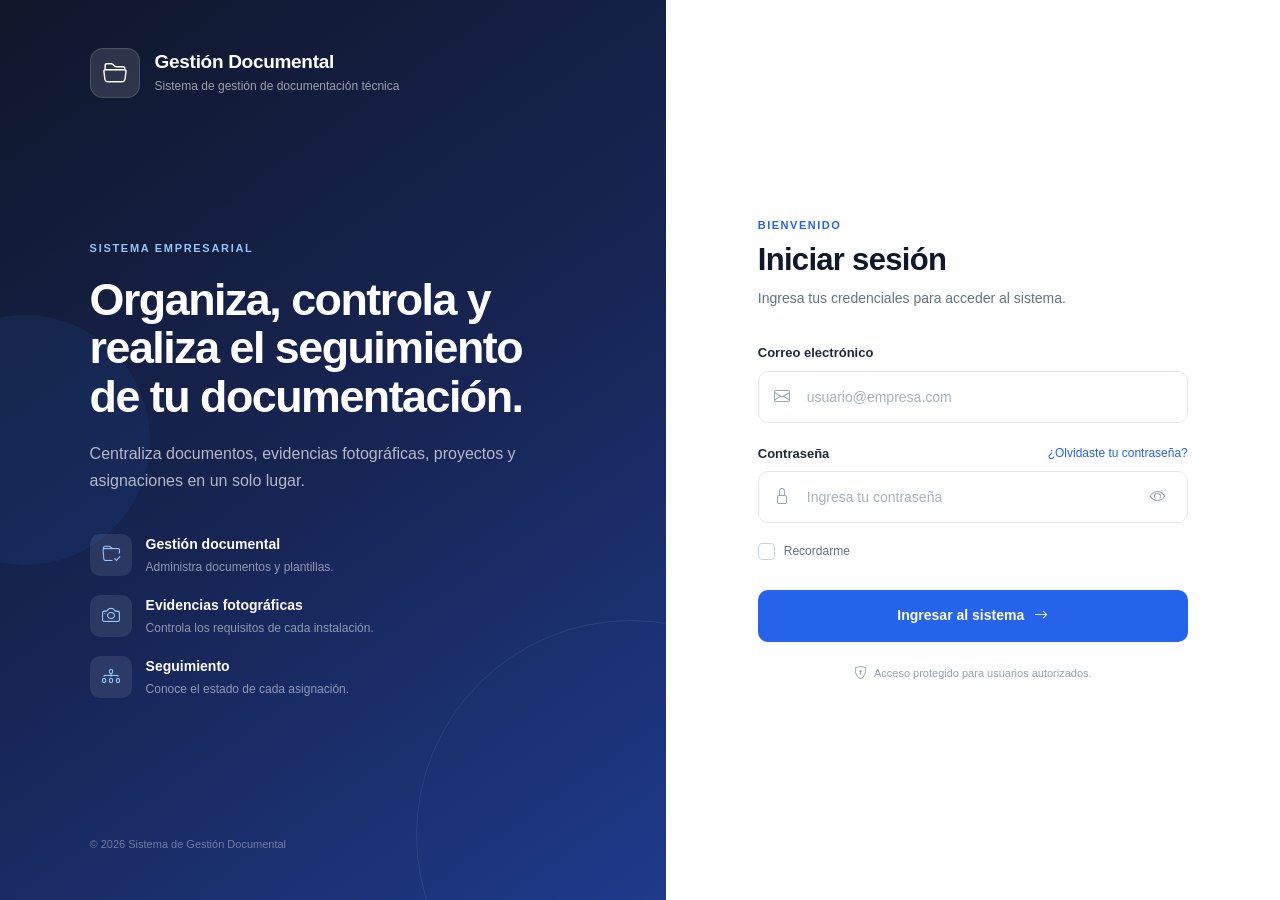
<file: frontend/index.html>
<!DOCTYPE html>
<html lang="es">
<head>
    <meta charset="UTF-8">
    <meta name="viewport" content="width=device-width, initial-scale=1.0">

    <title>Gestión Documental | Iniciar sesión</title>

    <!-- Bootstrap -->
    <link
        href="https://cdn.jsdelivr.net/npm/bootstrap@5.3.3/dist/css/bootstrap.min.css"
        rel="stylesheet"
    >

    <!-- Bootstrap Icons -->
    <link
        rel="stylesheet"
        href="https://cdn.jsdelivr.net/npm/bootstrap-icons@1.11.3/font/bootstrap-icons.min.css"
    >

    <!-- Estilos propios -->
    <link rel="stylesheet" href="styles.css">
</head>

<body>

    <main class="login-page">

        <!-- Panel izquierdo -->
        <section class="login-info">

            <div class="brand">
                <div class="brand-icon">
                    <i class="bi bi-folder2-open"></i>
                </div>

                <div>
                    <h1>Gestión Documental</h1>
                    <span>Sistema de gestión de documentación técnica</span>
                </div>
            </div>

            <div class="info-content">

                <span class="info-label">SISTEMA EMPRESARIAL</span>

                <h2>
                    Organiza, controla y realiza el seguimiento
                    de tu documentación.
                </h2>

                <p>
                    Centraliza documentos, evidencias fotográficas,
                    proyectos y asignaciones en un solo lugar.
                </p>

                <div class="features">

                    <div class="feature-item">
                        <div class="feature-icon">
                            <i class="bi bi-folder-check"></i>
                        </div>

                        <div>
                            <strong>Gestión documental</strong>
                            <span>Administra documentos y plantillas.</span>
                        </div>
                    </div>

                    <div class="feature-item">
                        <div class="feature-icon">
                            <i class="bi bi-camera"></i>
                        </div>

                        <div>
                            <strong>Evidencias fotográficas</strong>
                            <span>Controla los requisitos de cada instalación.</span>
                        </div>
                    </div>

                    <div class="feature-item">
                        <div class="feature-icon">
                            <i class="bi bi-diagram-3"></i>
                        </div>

                        <div>
                            <strong>Seguimiento</strong>
                            <span>Conoce el estado de cada asignación.</span>
                        </div>
                    </div>

                </div>

            </div>

            <div class="info-footer">
                © 2026 Sistema de Gestión Documental
            </div>

        </section>


        <!-- Panel derecho -->
        <section class="login-container">

            <div class="login-card">

                <div class="mobile-brand">
                    <div class="brand-icon">
                        <i class="bi bi-folder2-open"></i>
                    </div>
                </div>

                <div class="login-header">
                    <span class="welcome-label">BIENVENIDO</span>

                    <h2>Iniciar sesión</h2>

                    <p>
                        Ingresa tus credenciales para acceder al sistema.
                    </p>
                </div>


                <form id="loginForm">

                    <!-- Correo -->
                    <div class="form-group">

                        <label for="correo">
                            Correo electrónico
                        </label>

                        <div class="input-wrapper">

                            <i class="bi bi-envelope"></i>

                            <input
                                type="email"
                                id="correo"
                                name="correo"
                                placeholder="usuario@empresa.com"
                                autocomplete="email"
                                required
                            >

                        </div>

                    </div>


                    <!-- Contraseña -->
                    <div class="form-group">

                        <div class="password-label">

                            <label for="password">
                                Contraseña
                            </label>

                            <a href="#" id="forgotPassword">
                                ¿Olvidaste tu contraseña?
                            </a>

                        </div>

                        <div class="input-wrapper">

                            <i class="bi bi-lock"></i>

                            <input
                                type="password"
                                id="password"
                                name="password"
                                placeholder="Ingresa tu contraseña"
                                autocomplete="current-password"
                                required
                            >

                            <button
                                type="button"
                                class="password-toggle"
                                id="togglePassword"
                                aria-label="Mostrar contraseña"
                            >
                                <i class="bi bi-eye"></i>
                            </button>

                        </div>

                    </div>


                    <!-- Recordarme -->
                    <div class="remember-row">

                        <label class="remember-check">

                            <input
                                type="checkbox"
                                id="remember"
                            >

                            <span></span>

                            Recordarme

                        </label>

                    </div>


                    <!-- Mensaje -->
                    <div
                        id="loginMessage"
                        class="login-message"
                        role="alert"
                    ></div>


                    <!-- Botón -->
                    <button
                        type="submit"
                        class="login-button"
                        id="loginButton"
                    >
                        <span>Ingresar al sistema</span>
                        <i class="bi bi-arrow-right"></i>
                    </button>

                </form>


                <div class="security-note">

                    <i class="bi bi-shield-lock"></i>

                    <span>
                        Acceso protegido para usuarios autorizados.
                    </span>

                </div>

            </div>

        </section>

    </main>


    <script src="index.js"></script>

</body>
</html>
</file>
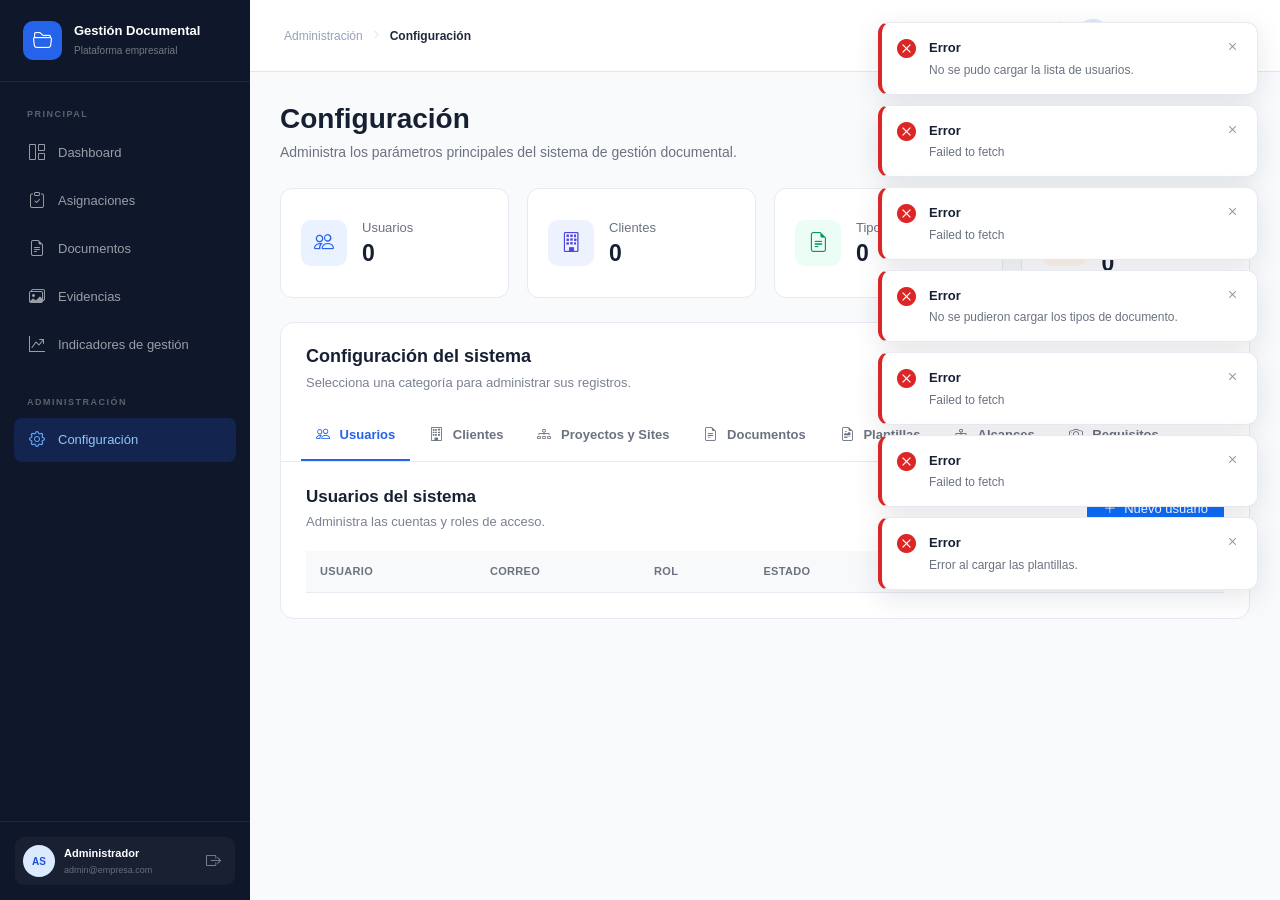
<file: frontend/administrador/administracion.html>
<!DOCTYPE html>
<html lang="es">
<head>
    <meta charset="UTF-8">
    <meta name="viewport" content="width=device-width, initial-scale=1.0">
    <title>Configuración | Gestión Documental</title>

    <link
        href="https://cdn.jsdelivr.net/npm/bootstrap@5.3.3/dist/css/bootstrap.min.css"
        rel="stylesheet"
    >

    <link
        rel="stylesheet"
        href="https://cdn.jsdelivr.net/npm/bootstrap-icons@1.11.3/font/bootstrap-icons.min.css"
    >

    <link rel="stylesheet" href="css/dashboard.css">
    <link rel="stylesheet" href="css/administracion.css">

    <link rel="stylesheet" href="../shared/css/logout.css">

</head>

<body>

<div class="app-layout">

    <div id="notificationContainer"
        class="notification-container"
        aria-live="polite"
        aria-relevant="additions">
    </div>

    <!-- SIDEBAR -->
    <aside class="sidebar" id="sidebar">

        <div class="sidebar-brand">
            <div class="sidebar-brand-icon">
                <i class="bi bi-folder2-open"></i>
            </div>

            <div>
                <strong>Gestión Documental</strong>
                <span>Plataforma empresarial</span>
            </div>
        </div>

        <nav class="sidebar-nav">

            <div class="nav-section-title">PRINCIPAL</div>

            <a href="dashboard.html" class="nav-item">
                <i class="bi bi-grid-1x2"></i>
                <span>Dashboard</span>
            </a>

            <a href="asignaciones.html" class="nav-item">
                <i class="bi bi-clipboard-check"></i>
                <span>Asignaciones</span>
            </a>

            <a href="documentos.html" class="nav-item">
                <i class="bi bi-file-earmark-text"></i>
                <span>Documentos</span>
            </a>

            <a href="evidencias.html" class="nav-item">
                <i class="bi bi-images"></i>
                <span>Evidencias</span>
            </a>

            <a href="indicadores.html" class="nav-item">
                <i class="bi bi-graph-up-arrow"></i>
                <span>Indicadores de gestión</span>
            </a>

            <div class="nav-section-title nav-section-space">
                ADMINISTRACIÓN
            </div>

            <a href="administracion.html" class="nav-item active">
                <i class="bi bi-gear"></i>
                <span>Configuración</span>
            </a>

        </nav>

        <div class="sidebar-footer">

            <div class="sidebar-user">

                <div class="user-avatar">
                    AS
                </div>

                <div class="user-info">
                    <strong>Administrador</strong>
                    <span>admin@empresa.com</span>
                </div>

                <button
                    type="button"
                    class="sidebar-logout-button"
                    id="logoutButton"
                    title="Cerrar sesión"
                    aria-label="Cerrar sesión"
                    data-api-url="http://127.0.0.1:8000"
                    data-login-url="../index.html"
                >
                    <i class="bi bi-box-arrow-right"></i>
                </button>

            </div>

        </div>

    </aside>


    <!-- CONTENIDO PRINCIPAL -->
    <main class="main-content">

        <!-- TOPBAR -->
        <header class="topbar">

            <div class="topbar-left">

                <button
                    type="button"
                    class="mobile-menu-button"
                    id="mobileMenuButton"
                    aria-label="Abrir menú"
                >
                    <i class="bi bi-list"></i>
                </button>

                <div class="breadcrumb-area">
                    <span class="breadcrumb-section">Administración</span>
                    <i class="bi bi-chevron-right"></i>
                    <strong>Configuración</strong>
                </div>

            </div>


            <div class="topbar-right">

                <button
                    type="button"
                    class="topbar-button notification-button"
                    title="Notificaciones"
                >
                    <i class="bi bi-bell"></i>
                    <span class="notification-dot"></span>
                </button>

                <div class="topbar-divider"></div>

                <div class="topbar-user">

                    <div class="topbar-avatar">
                        AS
                    </div>

                    <div class="topbar-user-info">
                        <strong>Administrador</strong>
                        <span>Administrador del sistema</span>
                    </div>

                    <i class="bi bi-chevron-down topbar-chevron"></i>

                </div>

            </div>

        </header>


        <!-- OVERLAY MOBILE -->
        <div class="sidebar-overlay" id="sidebarOverlay"></div>


        <!-- PAGE -->
        <section class="admin-page">

            <div class="page-header">

                <div>
                    <h1>Configuración</h1>
                    <p>
                        Administra los parámetros principales del sistema de gestión documental.
                    </p>
                </div>

            </div>


            <!-- RESUMEN -->

            <div class="admin-summary">

                <div class="admin-summary-card">
                    <div class="admin-summary-icon users">
                        <i class="bi bi-people"></i>
                    </div>

                    <div>
                        <span>Usuarios</span>
                        <strong id="totalUsuarios">0</strong>
                    </div>
                </div>

                <div class="admin-summary-card">
                    <div class="admin-summary-icon clients">
                        <i class="bi bi-building"></i>
                    </div>

                    <div>
                        <span>Clientes</span>
                        <strong id="totalClientes">0</strong>
                    </div>
                </div>

                <div class="admin-summary-card">
                    <div class="admin-summary-icon documents">
                        <i class="bi bi-file-earmark-text"></i>
                    </div>

                    <div>
                        <span>Tipos de documento</span>
                        <strong id="totalTiposDocumento">0</strong>
                    </div>
                </div>

                <div class="admin-summary-card">
                    <div class="admin-summary-icon requirements">
                        <i class="bi bi-camera"></i>
                    </div>

                    <div>
                        <span>Requisitos fotográficos</span>
                        <strong id="totalRequisitos">0</strong>
                    </div>
                </div>

            </div>


            <!-- CONFIGURACIÓN -->

            <div class="configuration-card">

                <div class="configuration-header">

                    <div>
                        <h2>Configuración del sistema</h2>
                        <p>
                            Selecciona una categoría para administrar sus registros.
                        </p>
                    </div>

                </div>


                <!-- TABS -->

                <div class="configuration-tabs" role="tablist">

                    <button
                        type="button"
                        class="configuration-tab active"
                        data-tab="usuarios"
                    >
                        <i class="bi bi-people"></i>
                        Usuarios
                    </button>

                    <button
                        type="button"
                        class="configuration-tab"
                        data-tab="clientes"
                    >
                        <i class="bi bi-building"></i>
                        Clientes
                    </button>

                    <button
                        type="button"
                        class="configuration-tab"
                        data-tab="proyectos"
                    >
                        <i class="bi bi-diagram-3"></i>
                        Proyectos y Sites
                    </button>

                    <button
                        type="button"
                        class="configuration-tab"
                        data-tab="documentos"
                    >
                        <i class="bi bi-file-earmark-text"></i>
                        Documentos
                    </button>

                    <button
                        type="button"
                        class="configuration-tab"
                        data-tab="plantillas"
                    >
                        <i class="bi bi-file-earmark-richtext"></i>
                        Plantillas
                    </button>

                    <button
                        type="button"
                        class="configuration-tab"
                        data-tab="alcances"
                    >
                        <i class="bi bi-diagram-3"></i>
                        Alcances
                    </button>

                    <button
                        type="button"
                        class="configuration-tab"
                        data-tab="requisitos"
                    >
                        <i class="bi bi-camera"></i>
                        Requisitos
                    </button>

                </div>


                <!-- USUARIOS -->

                <div
                    class="configuration-panel active"
                    id="panel-usuarios"
                >

                    <div class="panel-toolbar">

                        <div>
                            <h3>Usuarios del sistema</h3>
                            <p>
                                Administra las cuentas y roles de acceso.
                            </p>
                        </div>

                        <button
                            type="button"
                            class="btn btn-primary"
                            id="btnNuevoUsuario"
                        >
                            <i class="bi bi-plus-lg"></i>
                            Nuevo usuario
                        </button>

                    </div>


                    <div class="table-responsive">

                        <table class="admin-table">

                            <thead>
                                <tr>
                                    <th>Usuario</th>
                                    <th>Correo</th>
                                    <th>Rol</th>
                                    <th>Estado</th>
                                    <th>Último acceso</th>
                                    <th></th>
                                </tr>
                            </thead>

                            <tbody id="usuariosTablaBody">

                                

                            </tbody>

                        </table>

                    </div>

                </div>


                <!-- CLIENTES -->

                <div
                    class="configuration-panel"
                    id="panel-clientes"
                >

                    <div class="panel-toolbar">

                        <div>
                            <h3>Clientes</h3>
                            <p>
                                Empresas para las que se ejecutan proyectos.
                            </p>
                        </div>

                        <button
                            type="button"
                            class="btn btn-primary"
                            id="btnNuevoCliente"
                        >
                            <i class="bi bi-plus-lg"></i>
                            Nuevo cliente
                        </button>

                    </div>

                    <div
                        class="entity-grid"
                        id="clientesGrid">
                    </div>

                </div>


                <!-- PROYECTOS Y SITES -->
                <div class="configuration-panel" id="panel-proyectos">

                    <div class="panel-toolbar">
                        <div>
                            <h3>Proyectos y Sites</h3>
                            <p>Organiza los proyectos y sites pertenecientes a cada cliente.</p>
                        </div>

                        <button type="button" class="btn btn-primary" id="btnNuevoProyecto">
                            <i class="bi bi-plus-lg"></i>
                            Nuevo proyecto
                        </button>
                    </div>


                    <div class="client-project-list" id="clientProjectList">

                    </div>

                </div>


                <!-- DOCUMENTOS -->

                <div
                    class="configuration-panel"
                    id="panel-documentos"
                >

                    <div class="panel-toolbar">

                        <div>
                            <h3>Tipos de documentos</h3>
                            <p>
                                Define los documentos utilizados en los proyectos.
                            </p>
                        </div>

                        <button
                            type="button"
                            class="btn btn-primary"
                            id="btnNuevoTipoDocumento"
                        >
                            <i class="bi bi-plus-lg"></i>
                            Nuevo tipo
                        </button>

                    </div>


                    <div class="config-list" id="listaTiposDocumento">

                    </div>

                </div>

                <!-- PLANTILLAS -->
                <div class="configuration-panel" id="panel-plantillas">

                    <div class="panel-toolbar">
                        <div>
                            <h3>Plantillas</h3>
                            <p>
                                Administra las versiones de las plantillas documentales.
                            </p>
                        </div>

                        <button
                            type="button"
                            class="btn btn-primary"
                            id="btnNuevaPlantilla"
                        >
                            <i class="bi bi-upload"></i>
                            Nueva plantilla
                        </button>
                    </div>

                    <!-- BUSCADOR Y FILTROS DE PLANTILLAS -->
                    <div class="template-list-toolbar">

                        <div class="template-search">
                            <i class="bi bi-search"></i>

                            <input
                                type="text"
                                class="form-control"
                                id="buscarPlantillas"
                                placeholder="Buscar por nombre de plantilla..."
                                aria-label="Buscar plantillas"
                            >
                        </div>

                        <button
                            type="button"
                            class="btn btn-light template-filter-button"
                            data-bs-toggle="collapse"
                            data-bs-target="#filtrosPlantillas"
                            aria-expanded="false"
                            aria-controls="filtrosPlantillas"
                            id="btnFiltrosPlantillas"
                        >
                            <i class="bi bi-sliders"></i>
                            Filtros
                        </button>

                    </div>

                    <!-- PANEL DE FILTROS -->
                    <div class="collapse" id="filtrosPlantillas">

                        <div class="template-filters">

                            <div>
                                <label
                                    for="filtroPlantillaTipoDocumento"
                                    class="form-label"
                                >
                                    Tipo de documento
                                </label>

                                <select
                                    class="form-select"
                                    id="filtroPlantillaTipoDocumento"
                                >
                                    <option value="">Todos los tipos</option>
                                </select>
                            </div>

                            <div>
                                <label
                                    for="filtroPlantillaEstado"
                                    class="form-label"
                                >
                                    Estado
                                </label>

                                <select
                                    class="form-select"
                                    id="filtroPlantillaEstado"
                                >
                                    <option value="">Todos los estados</option>
                                    <option value="true">Activas</option>
                                    <option value="false">Inactivas</option>
                                </select>
                            </div>

                            <div>
                                <label
                                    for="filtroPlantillaFechaDesde"
                                    class="form-label"
                                >
                                    Fecha desde
                                </label>

                                <input
                                    type="date"
                                    class="form-control"
                                    id="filtroPlantillaFechaDesde"
                                >
                            </div>

                            <div>
                                <label
                                    for="filtroPlantillaFechaHasta"
                                    class="form-label"
                                >
                                    Fecha hasta
                                </label>

                                <input
                                    type="date"
                                    class="form-control"
                                    id="filtroPlantillaFechaHasta"
                                >
                            </div>

                            <div class="template-filter-actions">
                                <button
                                    type="button"
                                    class="btn btn-light"
                                    id="btnLimpiarFiltrosPlantillas"
                                >
                                    <i class="bi bi-arrow-counterclockwise"></i>
                                    Limpiar filtros
                                </button>
                            </div>

                        </div>

                    </div>

                    <!-- LISTADO JERÁRQUICO -->
                    <div
                        id="listaPlantillas"
                        class="template-hierarchy"
                        aria-live="polite"
                    >
                        <div class="text-muted">
                            Cargando plantillas...
                        </div>
                    </div>

                </div>

                <!-- ALCANCES -->

                <div
                    class="configuration-panel"
                    id="panel-alcances"
                >

                    <div class="panel-toolbar">

                        <div>
                            <h3>Alcances</h3>
                            <p>
                                Define los trabajos que pueden formar parte de un subproyecto.
                            </p>
                        </div>

                        <button
                            type="button"
                            class="btn btn-primary"
                            id="btnNuevoAlcance"
                        >
                            <i class="bi bi-plus-lg"></i>
                            Nuevo alcance
                        </button>

                    </div>


                    <div 
                        class="installation-grid"
                        id="listaAlcances"
                    >

                    </div>

                </div>


                <!-- REQUISITOS -->

                <div
                    class="configuration-panel"
                    id="panel-requisitos"
                >

                    <div class="panel-toolbar">

                        <div>
                            <h3>Requisitos fotográficos</h3>
                            <p>
                                Define las evidencias que debe registrar el técnico.
                            </p>
                        </div>

                        <button 
                            type="button"
                            class="btn btn-primary"
                            id="btnNuevoRequisito"
                            >
                            <i class="bi bi-plus-lg"></i>
                            Nuevo requisito
                        </button>

                    </div>


                    <div class="requirement-list" id="listaRequisitos">

                    </div>

                </div>

            </div>

        </section>

    </main>

</div>


<!-- MODAL NUEVO USUARIO -->
<div
    class="modal fade"
    id="nuevoUsuarioModal"
    tabindex="-1"
    aria-hidden="true"
>

    <div class="modal-dialog modal-dialog-centered">

        <div class="modal-content">

            <div class="modal-header">

                <div>
                    <h5 class="modal-title">Nuevo usuario</h5>
                    <p>Registra un nuevo usuario del sistema.</p>
                </div>

                <button
                    type="button"
                    class="btn-close"
                    data-bs-dismiss="modal"
                    aria-label="Cerrar"
                ></button>

            </div>


            <div class="modal-body">

                <div class="row g-3">

                    <div class="col-md-6">
                        <label class="form-label">Nombre</label>
                        <input
                            type="text"
                            class="form-control"
                            id="usuarioNombre"
                            placeholder="Nombre"
                        >
                    </div>

                    <div class="col-md-6">
                        <label class="form-label">Apellido</label>
                        <input
                            type="text"
                            class="form-control"
                            id="usuarioApellido"
                            placeholder="Apellido"
                        >
                    </div>

                    <div class="col-12">
                        <label class="form-label">Correo electrónico</label>
                        <input
                            type="email"
                            class="form-control"
                            id="usuarioCorreo"
                            placeholder="usuario@empresa.com"
                        >
                    </div>

                    <div class="col-12">
                        <label class="form-label">Rol</label>

                        <select class="form-select" id="usuarioRol">

                            <option value="" selected disabled>
                                Seleccionar rol
                            </option>

                            <option value="administrador">Administrador</option>
                            <option value="tecnico">Técnico</option>
                            <option value="documentador">Documentador</option>

                        </select>

                    </div>

                    <div class="col-12">
                        <label class="form-label">Contraseña temporal</label>

                        <input
                            type="password"
                            class="form-control"
                            id="usuarioPassword"
                            placeholder="Contraseña"
                        >
                    </div>

                </div>

            </div>


            <div class="modal-footer">

                <button
                    type="button"
                    class="btn btn-light"
                    data-bs-dismiss="modal"
                >
                    Cancelar
                </button>

                <button
                    type="button"
                    class="btn btn-primary"
                    id="guardarUsuario"
                >
                    <i class="bi bi-check-lg"></i>
                    Guardar usuario
                </button>

            </div>

        </div>

    </div>

</div>

<!-- MODAL EDITAR USUARIO -->
<div
    class="modal fade"
    id="editarUsuarioModal"
    tabindex="-1"
    aria-hidden="true"
>

    <div class="modal-dialog modal-dialog-centered">

        <div class="modal-content">

            <div class="modal-header">

                <div>
                    <h5 class="modal-title">Editar usuario</h5>
                    <p>Actualiza los datos del usuario seleccionado.</p>
                </div>

                <button
                    type="button"
                    class="btn-close"
                    data-bs-dismiss="modal"
                    aria-label="Cerrar"
                ></button>

            </div>


            <div class="modal-body">

                <div class="row g-3">

                    <div class="col-md-6">
                        <label class="form-label">Nombre</label>

                        <input
                            type="text"
                            class="form-control"
                            id="editarUsuarioNombre"
                            placeholder="Nombre"
                        >
                    </div>


                    <div class="col-md-6">
                        <label class="form-label">Apellido</label>

                        <input
                            type="text"
                            class="form-control"
                            id="editarUsuarioApellido"
                            placeholder="Apellido"
                        >
                    </div>


                    <div class="col-12">
                        <label class="form-label">
                            Correo electrónico
                        </label>

                        <input
                            type="email"
                            class="form-control"
                            id="editarUsuarioCorreo"
                            placeholder="usuario@empresa.com"
                        >
                    </div>


                    <div class="col-12">
                        <label class="form-label">Rol</label>

                        <select
                            class="form-select"
                            id="editarUsuarioRol"
                        >

                            <option value="" disabled>
                                Seleccionar rol
                            </option>

                            <option value="administrador">
                                Administrador
                            </option>

                            <option value="tecnico">
                                Técnico
                            </option>

                            <option value="documentador">
                                Documentador
                            </option>

                        </select>

                    </div>


                    <div class="col-12">
                        <label class="form-label">Estado</label>

                        <select
                            class="form-select"
                            id="editarUsuarioEstado"
                        >

                            <option value="true">
                                Activo
                            </option>

                            <option value="false">
                                Inactivo
                            </option>

                        </select>

                    </div>

                    <div class="col-12">
                        <label class="form-label">Nueva contraseña</label>

                        <input
                            type="password"
                            class="form-control"
                            id="editarUsuarioPassword"
                            placeholder="Nueva contraseña (Opcional)"
                        >

                        <small class="text-muted">
                            Solo completa este campo si deseas cambiar la contraseña.
                        </small>
                    </div>

                </div>

            </div>


            <div class="modal-footer">

                <button
                    type="button"
                    class="btn btn-light"
                    data-bs-dismiss="modal"
                >
                    Cancelar
                </button>

                <button
                    type="button"
                    class="btn btn-primary"
                    id="actualizarUsuario"
                >
                    <i class="bi bi-check-lg"></i>
                    Guardar cambios
                </button>

            </div>

        </div>

    </div>

</div>

<!-- MODAL CONFIRMAR ELIMINACIÓN DE USUARIO -->
<div
    class="modal fade"
    id="eliminarUsuarioModal"
    tabindex="-1"
    aria-hidden="true"
>

    <div class="modal-dialog modal-dialog-centered">

        <div class="modal-content">

            <div class="modal-header">

                <div>
                    <h5 class="modal-title">Eliminar usuario</h5>
                    <p>Confirma la eliminación de la cuenta seleccionada.</p>
                </div>

                <button
                    type="button"
                    class="btn-close"
                    data-bs-dismiss="modal"
                    aria-label="Cerrar"
                ></button>

            </div>


            <div class="modal-body">

                <div class="delete-confirmation">

                    <div class="delete-confirmation-icon">
                        <i
                            class="bi bi-exclamation-triangle"
                            aria-hidden="true"
                        ></i>
                    </div>

                    <div>
                        <strong id="eliminarUsuarioNombre">
                            ¿Eliminar usuario?
                        </strong>

                        <p>
                            Esta acción eliminará la cuenta del sistema.
                            Verifica que sea el usuario correcto antes
                            de continuar.
                        </p>
                    </div>

                </div>

            </div>


            <div class="modal-footer">

                <button
                    type="button"
                    class="btn btn-light"
                    data-bs-dismiss="modal"
                >
                    Cancelar
                </button>

                <button
                    type="button"
                    class="btn btn-danger"
                    id="confirmarEliminarUsuario"
                >
                    <i class="bi bi-trash"></i>
                    Eliminar usuario
                </button>

            </div>

        </div>

    </div>

</div>

<!-- MODAL NUEVO CLIENTE -->
<div
    class="modal fade"
    id="nuevoClienteModal"
    tabindex="-1"
    aria-labelledby="nuevoClienteModalLabel"
    aria-hidden="true"
>
    <div class="modal-dialog modal-lg modal-dialog-centered">
        <div class="modal-content">

            <div class="modal-header">
                <h5
                    class="modal-title"
                    id="nuevoClienteModalLabel"
                >
                    Nuevo cliente
                </h5>

                <button
                    type="button"
                    class="btn-close"
                    data-bs-dismiss="modal"
                    aria-label="Cerrar"
                ></button>
            </div>

            <div class="modal-body">

                <div class="row g-3">

                    <div class="col-md-8">
                        <label
                            for="clienteNombre"
                            class="form-label"
                        >
                            Nombre del cliente
                        </label>

                        <input
                            type="text"
                            class="form-control"
                            id="clienteNombre"
                            placeholder="Ingrese el nombre del cliente"
                        >
                    </div>

                    <div class="col-md-4">
                        <label
                            for="clienteRuc"
                            class="form-label"
                        >
                            RUC
                        </label>

                        <input
                            type="text"
                            class="form-control"
                            id="clienteRuc"
                            placeholder="Ingrese el RUC"
                            inputmode="numeric"
                            maxlength="10"
                        >
                    </div>

                    <div class="col-md-6">
                        <label
                            for="clienteContacto"
                            class="form-label"
                        >
                            Contacto
                        </label>

                        <input
                            type="text"
                            class="form-control"
                            id="clienteContacto"
                            placeholder="Nombre del contacto"
                        >
                    </div>

                    <div class="col-md-6">
                        <label
                            for="clienteTelefono"
                            class="form-label"
                        >
                            Teléfono
                        </label>

                        <input
                            type="text"
                            class="form-control"
                            id="clienteTelefono"
                            placeholder="Número de teléfono"
                            inputmode="numeric"
                        >
                    </div>

                    <div class="col-md-8">
                        <label
                            for="clienteCorreo"
                            class="form-label"
                        >
                            Correo electrónico
                        </label>

                        <input
                            type="email"
                            class="form-control"
                            id="clienteCorreo"
                            placeholder="correo@empresa.com"
                        >
                    </div>

                </div>

            </div>

            <div class="modal-footer">

                <button
                    type="button"
                    class="btn btn-light"
                    data-bs-dismiss="modal"
                >
                    Cancelar
                </button>

                <button
                    type="button"
                    class="btn btn-primary"
                    id="btnGuardarCliente"
                >
                    <i class="bi bi-check-lg"></i>
                    Guardar cliente
                </button>

            </div>

        </div>
    </div>
</div>

<!-- MODAL VER CLIENTE -->
<div
    class="modal fade"
    id="verClienteModal"
    tabindex="-1"
    aria-labelledby="verClienteModalLabel"
    aria-hidden="true"
>
    <div class="modal-dialog modal-lg modal-dialog-centered">
        <div class="modal-content">

            <div class="modal-header">

                <h5
                    class="modal-title"
                    id="verClienteModalLabel"
                >
                    Información del cliente
                </h5>

                <button
                    type="button"
                    class="btn-close"
                    data-bs-dismiss="modal"
                    aria-label="Cerrar"
                ></button>

            </div>


            <div class="modal-body">

                <div class="row g-3">

                    <!-- NOMBRE -->

                    <div class="col-md-8">

                        <div class="client-detail">

                            <span class="client-detail-label">
                                Nombre del cliente
                            </span>

                            <strong
                                id="verClienteNombre"
                                class="client-detail-value"
                            >
                                -
                            </strong>

                        </div>

                    </div>


                    <!-- ESTADO -->

                    <div class="col-md-4">

                        <div class="client-detail">

                            <span class="client-detail-label">
                                Estado
                            </span>

                            <strong
                                id="verClienteEstado"
                                class="client-detail-value"
                            >
                                -
                            </strong>

                        </div>

                    </div>


                    <!-- RUC -->

                    <div class="col-md-6">

                        <div class="client-detail">

                            <span class="client-detail-label">
                                RUC
                            </span>

                            <span
                                id="verClienteRuc"
                                class="client-detail-value"
                            >
                                -
                            </span>

                        </div>

                    </div>


                    <!-- CONTACTO -->

                    <div class="col-md-6">

                        <div class="client-detail">

                            <span class="client-detail-label">
                                Contacto
                            </span>

                            <span
                                id="verClienteContacto"
                                class="client-detail-value"
                            >
                                -
                            </span>

                        </div>

                    </div>


                    <!-- TELÉFONO -->

                    <div class="col-md-6">

                        <div class="client-detail">

                            <span class="client-detail-label">
                                Teléfono
                            </span>

                            <span
                                id="verClienteTelefono"
                                class="client-detail-value"
                            >
                                -
                            </span>

                        </div>

                    </div>


                    <!-- CORREO -->

                    <div class="col-md-6">

                        <div class="client-detail">

                            <span class="client-detail-label">
                                Correo electrónico
                            </span>

                            <span
                                id="verClienteCorreo"
                                class="client-detail-value"
                            >
                                -
                            </span>

                        </div>

                    </div>

                </div>

            </div>


            <div class="modal-footer">

                <button
                    type="button"
                    class="btn btn-light"
                    data-bs-dismiss="modal"
                >
                    Cerrar
                </button>

            </div>

        </div>
    </div>
</div>

<!-- MODAL EDITAR CLIENTE -->
<div
    class="modal fade"
    id="editarClienteModal"
    tabindex="-1"
    aria-labelledby="editarClienteModalLabel"
    aria-hidden="true"
>
    <div class="modal-dialog modal-lg modal-dialog-centered">
        <div class="modal-content">

            <div class="modal-header">

                <h5
                    class="modal-title"
                    id="editarClienteModalLabel"
                >
                    Editar cliente
                </h5>

                <button
                    type="button"
                    class="btn-close"
                    data-bs-dismiss="modal"
                    aria-label="Cerrar"
                ></button>

            </div>


            <div class="modal-body">

                <div class="row g-3">

                    <!-- NOMBRE -->

                    <div class="col-md-8">

                        <label
                            for="editarClienteNombre"
                            class="form-label"
                        >
                            Nombre del cliente
                        </label>

                        <input
                            type="text"
                            class="form-control"
                            id="editarClienteNombre"
                            placeholder="Ingrese el nombre del cliente"
                        >

                    </div>


                    <!-- RUC -->

                    <div class="col-md-4">

                        <label
                            for="editarClienteRuc"
                            class="form-label"
                        >
                            RUC
                        </label>

                        <input
                            type="text"
                            class="form-control"
                            id="editarClienteRuc"
                            placeholder="Ingrese el RUC"
                            inputmode="numeric"
                            maxlength="10"
                        >

                    </div>


                    <!-- CONTACTO -->

                    <div class="col-md-6">

                        <label
                            for="editarClienteContacto"
                            class="form-label"
                        >
                            Contacto
                        </label>

                        <input
                            type="text"
                            class="form-control"
                            id="editarClienteContacto"
                            placeholder="Nombre del contacto"
                        >

                    </div>


                    <!-- TELÉFONO -->

                    <div class="col-md-6">

                        <label
                            for="editarClienteTelefono"
                            class="form-label"
                        >
                            Teléfono
                        </label>

                        <input
                            type="text"
                            class="form-control"
                            id="editarClienteTelefono"
                            placeholder="Número de teléfono"
                            inputmode="numeric"
                        >

                    </div>


                    <!-- CORREO -->

                    <div class="col-md-8">

                        <label
                            for="editarClienteCorreo"
                            class="form-label"
                        >
                            Correo electrónico
                        </label>

                        <input
                            type="email"
                            class="form-control"
                            id="editarClienteCorreo"
                            placeholder="correo@empresa.com"
                        >

                    </div>


                    <!-- ESTADO -->

                    <div class="col-md-4">

                        <label
                            for="editarClienteEstado"
                            class="form-label"
                        >
                            Estado
                        </label>

                        <select
                            class="form-select"
                            id="editarClienteEstado"
                        >

                            <option
                                value="activo"
                                selected
                            >
                                Activo
                            </option>

                            <option value="inactivo">
                                Inactivo
                            </option>

                        </select>

                    </div>

                </div>

            </div>


            <div class="modal-footer">

                <button
                    type="button"
                    class="btn btn-light"
                    data-bs-dismiss="modal"
                >
                    Cancelar
                </button>

                <button
                    type="button"
                    class="btn btn-primary"
                    id="btnActualizarCliente"
                >
                    <i class="bi bi-check-lg"></i>
                    Actualizar cliente
                </button>

            </div>

        </div>
    </div>
</div>

<!-- MODAL ELIMINAR CLIENTE -->
<div
    class="modal fade"
    id="eliminarClienteModal"
    tabindex="-1"
    aria-labelledby="eliminarClienteModalLabel"
    aria-hidden="true"
>
    <div class="modal-dialog modal-dialog-centered">
        <div class="modal-content">

            <div class="modal-header">

                <h5
                    class="modal-title"
                    id="eliminarClienteModalLabel"
                >
                    Eliminar cliente
                </h5>

                <button
                    type="button"
                    class="btn-close"
                    data-bs-dismiss="modal"
                    aria-label="Cerrar"
                ></button>

            </div>


            <div class="modal-body">

                <div class="text-center">

                    <div class="mb-3">
                        <i
                            class="bi bi-trash3"
                            style="font-size: 32px; color: #dc2626;"
                        ></i>
                    </div>

                    <p
                        class="mb-2"
                        style="font-size: 14px; font-weight: 600;"
                    >
                        ¿Deseas eliminar este cliente?
                    </p>

                    <p
                        id="eliminarClienteMensaje"
                        class="text-muted mb-0"
                        style="font-size: 13px;"
                    >
                        Esta acción eliminará el registro del cliente.
                    </p>

                </div>

            </div>


            <div class="modal-footer">

                <button
                    type="button"
                    class="btn btn-light"
                    data-bs-dismiss="modal"
                >
                    Cancelar
                </button>

                <button
                    type="button"
                    class="btn btn-danger"
                    id="btnConfirmarEliminarCliente"
                >
                    <i class="bi bi-trash3"></i>
                    Eliminar cliente
                </button>

            </div>

        </div>
    </div>
</div>

<!-- MODAL NUEVO PROYECTO -->
<div class="modal fade" id="nuevoProyectoModal" tabindex="-1" aria-hidden="true">

    <div class="modal-dialog modal-dialog-centered">

        <div class="modal-content">

            <div class="modal-header">

                <div>
                    <h5>Nuevo proyecto</h5>
                    <p>Registra un nuevo proyecto asociado a un cliente existente.</p>
                </div>

                <button
                    type="button"
                    class="btn-close"
                    data-bs-dismiss="modal"
                    aria-label="Cerrar">
                </button>

            </div>


            <div class="modal-body">

                <!-- CLIENTE -->

                <div class="mb-3">

                    <label class="form-label">
                        Cliente
                    </label>

                    <select
                        class="form-select"
                        id="proyectoCliente">

                        <option value="">
                            Seleccionar cliente
                        </option>

                    </select>

                    <div class="form-text">
                        El proyecto quedará asociado al cliente seleccionado.
                    </div>

                </div>


                <!-- PROYECTO -->

                <div class="mb-3">

                    <label class="form-label">
                        Nombre del proyecto
                    </label>

                    <input
                        type="text"
                        class="form-control"
                        id="proyectoNombre"
                        placeholder="Ej. SPACEX">

                </div>


                <!-- DESCRIPCIÓN -->

                <div class="mb-3">

                    <label class="form-label">
                        Descripción
                    </label>

                    <textarea
                        class="form-control"
                        id="proyectoDescripcion"
                        rows="3"
                        placeholder="Descripción del proyecto"></textarea>

                </div>

            </div>


            <div class="modal-footer">

                <button
                    type="button"
                    class="btn btn-light"
                    data-bs-dismiss="modal">
                    Cancelar
                </button>

                <button
                    type="button"
                    class="btn btn-primary"
                    id="guardarProyecto">
                    <i class="bi bi-check-lg"></i>
                    Crear proyecto
                </button>

            </div>

        </div>

    </div>

</div>

<!-- MODAL EDITAR PROYECTO -->
<div class="modal fade" id="editarProyectoModal" tabindex="-1" aria-hidden="true">

    <div class="modal-dialog modal-dialog-centered">

        <div class="modal-content">

            <div class="modal-header">

                <div>
                    <h5>Editar proyecto</h5>
                    <p>Actualiza la información del proyecto seleccionado.</p>
                </div>

                <button
                    type="button"
                    class="btn-close"
                    data-bs-dismiss="modal"
                    aria-label="Cerrar">
                </button>

            </div>


            <div class="modal-body">

                <!-- CLIENTE -->

                <div class="mb-3">

                    <label class="form-label">
                        Cliente
                    </label>

                    <select
                        class="form-select"
                        id="editarProyectoCliente">

                        <option value="">
                            Seleccionar cliente
                        </option>

                    </select>

                </div>


                <!-- NOMBRE -->

                <div class="mb-3">

                    <label class="form-label">
                        Nombre del proyecto
                    </label>

                    <input
                        type="text"
                        class="form-control"
                        id="editarProyectoNombre"
                        placeholder="Ej. SPACEX">

                </div>


                <!-- DESCRIPCIÓN -->

                <div class="mb-3">

                    <label class="form-label">
                        Descripción
                    </label>

                    <textarea
                        class="form-control"
                        id="editarProyectoDescripcion"
                        rows="3"
                        placeholder="Descripción del proyecto"></textarea>

                </div>


                <!-- FECHAS -->

                <div class="row g-3 mb-3">

                    <div class="col-md-6">

                        <label class="form-label">
                            Fecha de inicio
                        </label>

                        <input
                            type="date"
                            class="form-control"
                            id="editarProyectoFechaInicio">

                    </div>


                    <div class="col-md-6">

                        <label class="form-label">
                            Fecha de fin
                        </label>

                        <input
                            type="date"
                            class="form-control"
                            id="editarProyectoFechaFin">

                    </div>

                </div>


                <!-- ESTADO -->

                <div>

                    <label class="form-label">
                        Estado
                    </label>

                    <select
                        class="form-select"
                        id="editarProyectoEstado">

                        <option value="activo">
                            Activo
                        </option>

                        <option value="cerrado">
                            Cerrado
                        </option>

                    </select>

                </div>

            </div>


            <div class="modal-footer">

                <button
                    type="button"
                    class="btn btn-light"
                    data-bs-dismiss="modal">

                    Cancelar

                </button>

                <button
                    type="button"
                    class="btn btn-primary"
                    id="actualizarProyecto">

                    <i class="bi bi-check-lg"></i>
                    Guardar cambios

                </button>

            </div>

        </div>

    </div>

</div>

<!-- MODAL ELIMINAR PROYECTO -->
<div
    class="modal fade"
    id="eliminarProyectoModal"
    tabindex="-1"
    aria-labelledby="eliminarProyectoModalLabel"
    aria-hidden="true"
>
    <div class="modal-dialog modal-dialog-centered">
        <div class="modal-content">

            <div class="modal-header">

                <h5
                    class="modal-title"
                    id="eliminarProyectoModalLabel"
                >
                    Eliminar proyecto
                </h5>

                <button
                    type="button"
                    class="btn-close"
                    data-bs-dismiss="modal"
                    aria-label="Cerrar"
                ></button>

            </div>


            <div class="modal-body">

                <div class="text-center">

                    <div class="mb-3">
                        <i
                            class="bi bi-trash3"
                            style="font-size: 32px; color: #dc2626;"
                        ></i>
                    </div>

                    <p
                        class="mb-2"
                        style="font-size: 14px; font-weight: 600;"
                    >
                        ¿Deseas eliminar este proyecto?
                    </p>

                    <p
                        id="eliminarProyectoMensaje"
                        class="text-muted mb-0"
                        style="font-size: 13px;"
                    >
                        Esta acción eliminará el registro del proyecto.
                    </p>

                </div>

            </div>


            <div class="modal-footer">

                <button
                    type="button"
                    class="btn btn-light"
                    data-bs-dismiss="modal"
                >
                    Cancelar
                </button>

                <button
                    type="button"
                    class="btn btn-danger"
                    id="btnConfirmarEliminarProyecto"
                >
                    <i class="bi bi-trash3"></i>
                    Eliminar proyecto
                </button>

            </div>

        </div>
    </div>
</div>

<!-- MODAL NUEVO SITE -->
<div class="modal fade" id="nuevoSiteModal" tabindex="-1" aria-hidden="true">

    <div class="modal-dialog modal-dialog-centered">

        <div class="modal-content">

            <div class="modal-header">

                <div>
                    <h5>Nuevo site</h5>
                    <p>Registra un site asociado a un proyecto existente.</p>
                </div>

                <button
                    type="button"
                    class="btn-close"
                    data-bs-dismiss="modal"
                    aria-label="Cerrar">
                </button>

            </div>


            <div class="modal-body">

                <!-- CLIENTE -->

                <div class="mb-3">

                    <label class="form-label">
                        Cliente
                    </label>

                    <select
                        class="form-select"
                        id="siteCliente">

                        <option value="">
                            Seleccionar cliente
                        </option>

                    </select>

                </div>


                <!-- PROYECTO -->

                <div class="mb-3">

                    <label class="form-label">
                        Proyecto
                    </label>

                    <select
                        class="form-select"
                        id="siteProyecto"
                        disabled>

                        <option value="">
                            Selecciona primero un cliente
                        </option>

                    </select>

                    <div class="form-text">
                        Solo se mostrarán proyectos asociados al cliente seleccionado.
                    </div>

                </div>


                <!-- NOMBRE DEL SITE -->

                <div class="mb-3">

                    <label class="form-label">
                        Código / nombre del site
                    </label>

                    <input
                        type="text"
                        class="form-control"
                        id="siteNombre"
                        placeholder="Ej. 012938_LM_Miraflores">

                </div>


                <!-- DIRECCIÓN -->

                <div class="mb-3">

                    <label class="form-label">
                        Dirección
                    </label>

                    <input
                        type="text"
                        class="form-control"
                        id="siteDireccion"
                        placeholder="Ej. Av. Larco 1234">

                </div>


                <!-- DEPARTAMENTO -->

                <div class="mb-3">

                    <label class="form-label">
                        Departamento
                    </label>

                    <input
                        type="text"
                        class="form-control"
                        id="siteDepartamento"
                        placeholder="Ej. Lima">

                </div>


                <!-- PROVINCIA -->

                <div class="mb-3">

                    <label class="form-label">
                        Provincia
                    </label>

                    <input
                        type="text"
                        class="form-control"
                        id="siteProvincia"
                        placeholder="Ej. Lima">

                </div>


                <!-- DISTRITO -->

                <div class="mb-3">

                    <label class="form-label">
                        Distrito
                    </label>

                    <input
                        type="text"
                        class="form-control"
                        id="siteDistrito"
                        placeholder="Ej. Miraflores">

                </div>

            </div>


            <div class="modal-footer">

                <button
                    type="button"
                    class="btn btn-light"
                    data-bs-dismiss="modal">
                    Cancelar
                </button>

                <button
                    type="button"
                    class="btn btn-primary"
                    id="guardarSite">

                    <i class="bi bi-check-lg"></i>
                    Crear site

                </button>

            </div>

        </div>

    </div>

</div>

<!-- MODAL EDITAR SITE -->
<div class="modal fade" id="editarSiteModal" tabindex="-1" aria-hidden="true">
    <div class="modal-dialog modal-dialog-centered">
        <div class="modal-content">

            <div class="modal-header">
                <div>
                    <h5>Editar site</h5>
                    <p>Actualiza la información del site seleccionado.</p>
                </div>

                <button
                    type="button"
                    class="btn-close"
                    data-bs-dismiss="modal"
                    aria-label="Cerrar">
                </button>
            </div>

            <div class="modal-body">

                <div class="mb-3">
                    <label class="form-label">Cliente</label>

                    <select
                        class="form-select"
                        id="editarSiteCliente">
                        <option value="">
                            Seleccionar cliente
                        </option>
                    </select>
                </div>

                <div class="mb-3">
                    <label class="form-label">Proyecto</label>

                    <select
                        class="form-select"
                        id="editarSiteProyecto"
                        disabled>
                        <option value="">
                            Selecciona primero un cliente
                        </option>
                    </select>

                    <div class="form-text">
                        Solo se mostrarán proyectos asociados al cliente seleccionado.
                    </div>
                </div>

                <div class="mb-3">
                    <label class="form-label">
                        Código / nombre del site
                    </label>

                    <input
                        type="text"
                        class="form-control"
                        id="editarSiteNombre"
                        placeholder="Ej. 012938_LM_Miraflores">
                </div>

                <div class="mb-3">
                    <label class="form-label">
                        Dirección
                    </label>

                    <input
                        type="text"
                        class="form-control"
                        id="editarSiteDireccion"
                        placeholder="Ej. Av. Larco 1234">
                </div>

                <div class="mb-3">
                    <label class="form-label">
                        Departamento
                    </label>

                    <input
                        type="text"
                        class="form-control"
                        id="editarSiteDepartamento"
                        placeholder="Ej. Lima">
                </div>

                <div class="mb-3">
                    <label class="form-label">
                        Provincia
                    </label>

                    <input
                        type="text"
                        class="form-control"
                        id="editarSiteProvincia"
                        placeholder="Ej. Lima">
                </div>

                <div class="mb-3">
                    <label class="form-label">
                        Distrito
                    </label>

                    <input
                        type="text"
                        class="form-control"
                        id="editarSiteDistrito"
                        placeholder="Ej. Miraflores">
                </div>

                <div>
                    <label class="form-label">
                        Estado
                    </label>

                    <select
                        class="form-select"
                        id="editarSiteEstado">
                        <option value="true">
                            Activo
                        </option>

                        <option value="false">
                            Inactivo
                        </option>
                    </select>
                </div>

            </div>

            <div class="modal-footer">

                <button
                    type="button"
                    class="btn btn-light"
                    data-bs-dismiss="modal">
                    Cancelar
                </button>

                <button
                    type="button"
                    class="btn btn-primary"
                    id="actualizarSite">
                    <i class="bi bi-check-lg"></i>
                    Guardar cambios
                </button>

            </div>

        </div>
    </div>
</div>

<!-- MODAL ELIMINAR SITE -->
<div
    class="modal fade"
    id="eliminarSiteModal"
    tabindex="-1"
    aria-labelledby="eliminarSiteModalLabel"
    aria-hidden="true"
>
    <div class="modal-dialog modal-dialog-centered">
        <div class="modal-content">

            <div class="modal-header">
                <h5
                    class="modal-title"
                    id="eliminarSiteModalLabel"
                >
                    Eliminar site
                </h5>

                <button
                    type="button"
                    class="btn-close"
                    data-bs-dismiss="modal"
                    aria-label="Cerrar"
                ></button>
            </div>

            <div class="modal-body">
                <div class="text-center">

                    <div class="mb-3">
                        <i
                            class="bi bi-trash3"
                            style="font-size: 32px; color: #dc2626;"
                        ></i>
                    </div>

                    <p
                        class="mb-2"
                        style="font-size: 14px; font-weight: 600;"
                    >
                        ¿Deseas eliminar este site?
                    </p>

                    <p
                        id="eliminarSiteMensaje"
                        class="text-muted mb-0"
                        style="font-size: 13px;"
                    >
                        Esta acción eliminará el registro del site.
                    </p>

                </div>
            </div>

            <div class="modal-footer">
                <button
                    type="button"
                    class="btn btn-light"
                    data-bs-dismiss="modal"
                >
                    Cancelar
                </button>

                <button
                    type="button"
                    class="btn btn-danger"
                    id="btnConfirmarEliminarSite"
                >
                    <i class="bi bi-trash3"></i>
                    Eliminar site
                </button>
            </div>

        </div>
    </div>
</div>

<!-- MODAL NUEVO SUBPROYECTO -->
<div class="modal fade" id="nuevoSubproyectoModal" tabindex="-1" aria-hidden="true">

    <div class="modal-dialog modal-lg modal-dialog-centered">

        <div class="modal-content">

            <div class="modal-header">

                <div>
                    <h5>Nuevo subproyecto</h5>
                    <p>Define los alcances y el flujo documental del subproyecto.</p>
                </div>

                <button type="button"
                        class="btn-close"
                        data-bs-dismiss="modal"
                        aria-label="Cerrar">
                </button>

            </div>


            <div class="modal-body">

                <!-- CONTEXTO -->

                <div class="subproject-context">

                    <div>
                        <span>Cliente</span>
                        <strong id="subproyectoCliente">-</strong>
                    </div>

                    <div>
                        <span>Proyecto</span>
                        <strong id="subproyectoProyecto">-</strong>
                    </div>

                    <div>
                        <span>Site</span>
                        <strong id="subproyectoSite">-</strong>
                    </div>

                </div>


                <!-- NOMBRE -->

                <div class="mb-4">

                    <label class="form-label">
                        Nombre del subproyecto
                    </label>

                    <input type="text"
                           class="form-control"
                           id="subproyectoNombre"
                           placeholder="Ej. Ampliación DWDM"
                           maxlength="200"
                           required>

                </div>


                <!-- ALCANCES -->

                <div class="subproject-config-section">

                    <div class="subproject-section-header">

                        <div>
                            <h6>Alcances</h6>
                            <p>
                                Selecciona los trabajos que forman parte del subproyecto.
                            </p>
                        </div>

                    </div>


                    <div class="scope-selection" id="subproyectoAlcances">
                        
                    </div>

                </div>

            </div>

            <div class="modal-footer">

                <button
                    type="button"
                    class="btn btn-light"
                    data-bs-dismiss="modal"
                >
                    Cancelar
                </button>

                <button
                    type="button"
                    class="btn btn-primary"
                    id="guardarSubproyecto"
                >
                    <i class="bi bi-check-lg"></i>
                    Crear subproyecto
                </button>

            </div>

        </div>

    </div>

</div>

<!-- MODAL EDITAR SUBPROYECTO -->
<div
    class="modal fade"
    id="editarSubproyectoModal"
    tabindex="-1"
    aria-labelledby="editarSubproyectoModalLabel"
    aria-hidden="true"
>
    <div class="modal-dialog modal-lg modal-dialog-centered">

        <div class="modal-content">

            <div class="modal-header">

                <h5
                    class="modal-title"
                    id="editarSubproyectoModalLabel"
                >
                    Editar subproyecto
                </h5>

                <button
                    type="button"
                    class="btn-close"
                    data-bs-dismiss="modal"
                    aria-label="Cerrar"
                ></button>

            </div>

            <div class="modal-body">

                <div class="mb-3">

                    <label
                        for="editarSubproyectoNombre"
                        class="form-label"
                    >
                        Nombre del subproyecto
                    </label>

                    <input
                        type="text"
                        class="form-control"
                        id="editarSubproyectoNombre"
                        placeholder="Ej. Ampliación DWDM"
                        maxlength="200"
                        required
                    >

                </div>

                <div class="subproject-config-section">

                    <div class="subproject-section-header">

                        <div>
                            <h6>Alcances</h6>
                            <p>
                                Selecciona los trabajos que forman parte
                                del subproyecto.
                            </p>
                        </div>

                    </div>

                    <div
                        class="scope-selection"
                        id="editarSubproyectoAlcances"
                    ></div>

                </div>

                <div class="mb-3 mt-4">

                    <label
                        for="editarSubproyectoEstado"
                        class="form-label"
                    >
                        Estado
                    </label>

                    <select
                        class="form-select"
                        id="editarSubproyectoEstado"
                    >
                        <option value="true">
                            Activo
                        </option>

                        <option value="false">
                            Inactivo
                        </option>
                    </select>

                </div>

            </div>

            <div class="modal-footer">

                <button
                    type="button"
                    class="btn btn-light"
                    data-bs-dismiss="modal"
                >
                    Cancelar
                </button>

                <button
                    type="button"
                    class="btn btn-primary"
                    id="guardarEdicionSubproyecto"
                >
                    <i class="bi bi-check-lg"></i>
                    Guardar cambios
                </button>

            </div>

        </div>

    </div>
</div>

<!-- MODAL ELIMINAR SUBPROYECTO -->
<div
    class="modal fade"
    id="eliminarSubproyectoModal"
    tabindex="-1"
    aria-labelledby="eliminarSubproyectoModalLabel"
    aria-hidden="true"
>
    <div class="modal-dialog modal-dialog-centered">

        <div class="modal-content">

            <div class="modal-header">

                <h5
                    class="modal-title"
                    id="eliminarSubproyectoModalLabel"
                >
                    Eliminar subproyecto
                </h5>

                <button
                    type="button"
                    class="btn-close"
                    data-bs-dismiss="modal"
                    aria-label="Cerrar"
                ></button>

            </div>

            <div class="modal-body">

                <div class="text-center">

                    <div class="mb-3">
                        <i
                            class="bi bi-trash3"
                            style="font-size: 32px; color: #dc2626;"
                        ></i>
                    </div>

                    <p
                        class="mb-2"
                        style="font-size: 14px; font-weight: 600;"
                    >
                        ¿Deseas eliminar este subproyecto?
                    </p>

                    <p
                        id="eliminarSubproyectoMensaje"
                        class="text-muted mb-0"
                        style="font-size: 13px;"
                    >
                        Esta acción eliminará el registro del subproyecto.
                    </p>

                </div>

            </div>

            <div class="modal-footer">

                <button
                    type="button"
                    class="btn btn-light"
                    data-bs-dismiss="modal"
                >
                    Cancelar
                </button>

                <button
                    type="button"
                    class="btn btn-danger"
                    id="btnConfirmarEliminarSubproyecto"
                >
                    <i class="bi bi-trash3"></i>
                    Eliminar subproyecto
                </button>

            </div>

        </div>

    </div>
</div>

<!-- MODAL NUEVO TIPO DE DOCUMENTO -->
<div
    class="modal fade"
    id="nuevoTipoDocumentoModal"
    tabindex="-1"
    aria-labelledby="nuevoTipoDocumentoModalLabel"
    aria-hidden="true"
>
    <div class="modal-dialog modal-dialog-centered">

        <div class="modal-content">

            <div class="modal-header">

                <h5
                    class="modal-title"
                    id="nuevoTipoDocumentoModalLabel"
                >
                    Nuevo tipo de documento
                </h5>

                <button
                    type="button"
                    class="btn-close"
                    data-bs-dismiss="modal"
                    aria-label="Cerrar"
                ></button>

            </div>

            <div class="modal-body">

                <div class="mb-3">

                    <label
                        for="tipoDocumentoNombre"
                        class="form-label"
                    >
                        Nombre
                    </label>

                    <input
                        type="text"
                        class="form-control"
                        id="tipoDocumentoNombre"
                        placeholder="Ej. TSS"
                    >

                </div>

                <div class="mb-3">

                    <label
                        for="tipoDocumentoDescripcion"
                        class="form-label"
                    >
                        Descripción
                    </label>

                    <textarea
                        class="form-control"
                        id="tipoDocumentoDescripcion"
                        rows="3"
                        placeholder="Describe el tipo de documento"
                    ></textarea>

                </div>

            </div>

            <div class="modal-footer">

                <button
                    type="button"
                    class="btn btn-light"
                    data-bs-dismiss="modal"
                >
                    Cancelar
                </button>

                <button
                    type="button"
                    class="btn btn-primary"
                    id="guardarTipoDocumento"
                >
                    <i class="bi bi-check-lg"></i>
                    Crear tipo
                </button>

            </div>

        </div>

    </div>
</div>

<!-- MODAL EDITAR TIPO DE DOCUMENTO -->
<div
    class="modal fade"
    id="editarTipoDocumentoModal"
    tabindex="-1"
    aria-labelledby="editarTipoDocumentoModalLabel"
    aria-hidden="true"
>
    <div class="modal-dialog modal-dialog-centered">

        <div class="modal-content">

            <div class="modal-header">

                <h5
                    class="modal-title"
                    id="editarTipoDocumentoModalLabel"
                >
                    Editar tipo de documento
                </h5>

                <button
                    type="button"
                    class="btn-close"
                    data-bs-dismiss="modal"
                    aria-label="Cerrar"
                ></button>

            </div>

            <div class="modal-body">

                <div class="mb-3">

                    <label
                        for="editarTipoDocumentoNombre"
                        class="form-label"
                    >
                        Nombre
                    </label>

                    <input
                        type="text"
                        class="form-control"
                        id="editarTipoDocumentoNombre"
                        placeholder="Ej. TSS"
                    >

                </div>

                <div class="mb-3">

                    <label
                        for="editarTipoDocumentoDescripcion"
                        class="form-label"
                    >
                        Descripción
                    </label>

                    <textarea
                        class="form-control"
                        id="editarTipoDocumentoDescripcion"
                        rows="3"
                        placeholder="Describe el tipo de documento"
                    ></textarea>

                </div>

                <div class="mb-3">

                    <label
                        for="editarTipoDocumentoEstado"
                        class="form-label"
                    >
                        Estado
                    </label>

                    <select
                        class="form-select"
                        id="editarTipoDocumentoEstado"
                    >
                        <option value="true">
                            Activo
                        </option>

                        <option value="false">
                            Inactivo
                        </option>
                    </select>

                </div>

            </div>

            <div class="modal-footer">

                <button
                    type="button"
                    class="btn btn-light"
                    data-bs-dismiss="modal"
                >
                    Cancelar
                </button>

                <button
                    type="button"
                    class="btn btn-primary"
                    id="actualizarTipoDocumento"
                >
                    <i class="bi bi-check-lg"></i>
                    Guardar cambios
                </button>

            </div>

        </div>

    </div>
</div>

<!-- MODAL ELIMINAR TIPO DE DOCUMENTO -->
<div
    class="modal fade"
    id="eliminarTipoDocumentoModal"
    tabindex="-1"
    aria-labelledby="eliminarTipoDocumentoModalLabel"
    aria-hidden="true"
>
    <div class="modal-dialog modal-dialog-centered">
        <div class="modal-content">

            <div class="modal-header">

                <h5
                    class="modal-title"
                    id="eliminarTipoDocumentoModalLabel"
                >
                    Eliminar tipo de documento
                </h5>

                <button
                    type="button"
                    class="btn-close"
                    data-bs-dismiss="modal"
                    aria-label="Cerrar"
                ></button>

            </div>


            <div class="modal-body">

                <div class="text-center">

                    <div class="mb-3">
                        <i
                            class="bi bi-trash3"
                            style="font-size: 32px; color: #dc2626;"
                        ></i>
                    </div>

                    <p
                        class="mb-2"
                        style="font-size: 14px; font-weight: 600;"
                    >
                        ¿Deseas eliminar este tipo de documento?
                    </p>

                    <p
                        id="eliminarTipoDocumentoMensaje"
                        class="text-muted mb-0"
                        style="font-size: 13px;"
                    >
                        Esta acción eliminará el registro del tipo de documento.
                    </p>

                </div>

            </div>


            <div class="modal-footer">

                <button
                    type="button"
                    class="btn btn-light"
                    data-bs-dismiss="modal"
                >
                    Cancelar
                </button>

                <button
                    type="button"
                    class="btn btn-danger"
                    id="btnConfirmarEliminarTipoDocumento"
                >
                    <i class="bi bi-trash3"></i>
                    Eliminar tipo
                </button>

            </div>

        </div>
    </div>
</div>


<!-- MODAL NUEVA PLANTILLA -->
<div
    class="modal fade"
    id="nuevaPlantillaModal"
    tabindex="-1"
    aria-labelledby="nuevaPlantillaModalLabel"
    aria-hidden="true"
>
    <div class="modal-dialog modal-lg modal-dialog-centered">
        <div class="modal-content">

            <div class="modal-header">
                <h5
                    class="modal-title"
                    id="nuevaPlantillaModalLabel"
                >
                    Nueva plantilla
                </h5>

                <button
                    type="button"
                    class="btn-close"
                    data-bs-dismiss="modal"
                    aria-label="Cerrar"
                ></button>
            </div>

            <div class="modal-body">

                <div class="row g-3">

                    <div class="col-md-6">
                        <label
                            for="plantillaCliente"
                            class="form-label"
                        >
                            Cliente
                        </label>

                        <select
                            class="form-select"
                            id="plantillaCliente"
                        >
                            <option value="" selected>
                                Seleccione un cliente
                            </option>
                        </select>
                    </div>

                    <div class="col-md-6">
                        <label
                            for="plantillaTipoDocumento"
                            class="form-label"
                        >
                            Tipo de documento
                        </label>

                        <select
                            class="form-select"
                            id="plantillaTipoDocumento"
                            required
                        >
                            <option value="" selected disabled>
                                Seleccione un tipo de documento
                            </option>
                        </select>
                    </div>

                    <div class="col-md-6">
                        <label
                            for="plantillaNombre"
                            class="form-label"
                        >
                            Nombre de la plantilla
                        </label>

                        <input
                            type="text"
                            class="form-control"
                            id="plantillaNombre"
                            placeholder="Ingrese el nombre de la plantilla"
                            required
                        >
                    </div>

                    <div class="col-12">
                        <label
                            for="plantillaDescripcion"
                            class="form-label"
                        >
                            Descripción
                        </label>

                        <textarea
                            class="form-control"
                            id="plantillaDescripcion"
                            rows="3"
                            placeholder="Describa brevemente la plantilla"
                        ></textarea>
                    </div>

                    <div class="col-12">

                        <div class="subproject-config-section">

                            <div class="subproject-section-header">
                                <div>
                                    <h6>Alcances</h6>
                                    <p>
                                        Selecciona uno o varios alcances asociados a la plantilla.
                                    </p>
                                </div>
                            </div>

                            <div
                                class="scope-selection"
                                id="plantillaAlcancesContainer"
                            >
                                <div class="text-muted">
                                    Cargando alcances...
                                </div>
                            </div>

                        </div>

                    </div>

                    <div class="col-12">
                        <label
                            for="plantillaArchivo"
                            class="form-label"
                        >
                            Archivo de plantilla
                        </label>

                        <input
                            type="file"
                            class="form-control"
                            id="plantillaArchivo"
                            accept=".doc,.docx,.xls,.xlsx,.pdf,.ppt,.pptx,.odt,.ods"
                            required
                        >
                    </div>

                </div>

            </div>

            <div class="modal-footer">

                <button
                    type="button"
                    class="btn btn-light"
                    data-bs-dismiss="modal"
                >
                    Cancelar
                </button>

                <button
                    type="button"
                    class="btn btn-primary"
                    id="btnGuardarPlantilla"
                >
                    <i class="bi bi-check-lg"></i>
                    Guardar plantilla
                </button>

            </div>

        </div>
    </div>
</div>



<!-- MODAL: HISTORIAL DE VERSIONES DE PLANTILLAS -->
<div
    class="modal fade"
    id="historialPlantillasModal"
    tabindex="-1"
    aria-labelledby="tituloHistorialPlantillas"
    aria-hidden="true"
>
    <div class="modal-dialog modal-lg modal-dialog-scrollable">
        <div class="modal-content">

            <div class="modal-header">
                <div class="template-history-heading">
                    <div class="template-history-heading-icon">
                        <i class="bi bi-clock-history"></i>
                    </div>

                    <div>
                        <h5
                            class="modal-title"
                            id="tituloHistorialPlantillas"
                        >
                            Historial de versiones
                        </h5>

                        <p>
                            Consulta y descarga las versiones registradas
                            de esta plantilla.
                        </p>
                    </div>
                </div>

                <button
                    type="button"
                    class="btn-close"
                    data-bs-dismiss="modal"
                    aria-label="Cerrar"
                ></button>
            </div>

            <div
                class="modal-body"
                id="contenidoHistorialPlantillas"
            >
                <div class="text-muted text-center py-4">
                    Selecciona una plantilla para consultar sus versiones.
                </div>
            </div>

            <div class="modal-footer">
                <button
                    type="button"
                    class="btn btn-light"
                    data-bs-dismiss="modal"
                >
                    Cerrar
                </button>
            </div>

        </div>
    </div>
</div>


<!-- MODAL SUBIR NUEVA VERSION DE PLANTILLA -->
<div
    class="modal fade"
    id="subirVersionPlantillaModal"
    tabindex="-1"
    aria-labelledby="tituloSubirVersionPlantilla"
    aria-hidden="true"
>
    <div class="modal-dialog modal-dialog-centered">
        <div class="modal-content">

            <div class="modal-header">
                <div>
                    <h5
                        class="modal-title"
                        id="tituloSubirVersionPlantilla"
                    >
                        Subir nueva versión
                    </h5>

                    <p class="text-muted mb-0 small">
                        Actualiza el archivo sin perder las versiones anteriores.
                    </p>
                </div>

                <button
                    type="button"
                    class="btn-close"
                    data-bs-dismiss="modal"
                    aria-label="Cerrar"
                ></button>
            </div>

            <div class="modal-body">

                <input
                    type="hidden"
                    id="subirVersionPlantillaId"
                >

                <div class="mb-3">
                    <label
                        for="subirVersionPlantillaArchivo"
                        class="form-label"
                    >
                        Archivo de la nueva versión
                    </label>

                    <input
                        type="file"
                        class="form-control"
                        id="subirVersionPlantillaArchivo"
                        required
                    >

                    <div class="form-text">
                        Selecciona el archivo que reemplazará al vigente.
                    </div>
                </div>

                <div class="mb-3">
                    <label
                        for="subirVersionPlantillaMotivo"
                        class="form-label"
                    >
                        Motivo de la actualización
                    </label>

                    <textarea
                        class="form-control"
                        id="subirVersionPlantillaMotivo"
                        rows="3"
                        placeholder="Describe por qué se actualiza la plantilla"
                        required
                    ></textarea>
                </div>

            </div>

            <div class="modal-footer">

                <button
                    type="button"
                    class="btn btn-light"
                    data-bs-dismiss="modal"
                >
                    Cancelar
                </button>

                <button
                    type="button"
                    class="btn btn-primary"
                    id="btnConfirmarSubirVersionPlantilla"
                >
                    <i class="bi bi-check-lg"></i>
                    Subir versión
                </button>

            </div>

        </div>
    </div>
</div>


<!-- MODAL RESTAURAR VERSIÓN -->
<div
    class="modal fade"
    id="restaurarVersionPlantillaModal"
    tabindex="-1"
    aria-labelledby="tituloRestaurarVersionPlantilla"
    aria-hidden="true"
>
    <div class="modal-dialog modal-dialog-centered">
        <div class="modal-content">

            <div class="modal-header">
                <div>
                    <h5
                        class="modal-title"
                        id="tituloRestaurarVersionPlantilla"
                    >
                        Restaurar versión
                    </h5>

                    <p>
                        Se creará una nueva versión a partir del archivo seleccionado.
                    </p>
                </div>

                <button
                    type="button"
                    class="btn-close"
                    data-bs-dismiss="modal"
                    aria-label="Cerrar"
                ></button>
            </div>

            <div class="modal-body">

                <input
                    type="hidden"
                    id="restaurarVersionPlantillaId"
                >

                <input
                    type="hidden"
                    id="restaurarVersionId"
                >

                <div class="mb-3">
                    <label
                        for="restaurarVersionMotivo"
                        class="form-label"
                    >
                        Motivo de la restauración
                    </label>

                    <textarea
                        class="form-control"
                        id="restaurarVersionMotivo"
                        rows="3"
                        placeholder="Ingrese el motivo de la restauración"
                        required
                    ></textarea>
                </div>

            </div>

            <div class="modal-footer">

                <button
                    type="button"
                    class="btn btn-light"
                    id="btnCancelarRestaurarVersion"
                >
                    Cancelar
                </button>

                <button
                    type="button"
                    class="btn btn-primary"
                    id="btnConfirmarRestaurarVersion"
                >
                    <i class="bi bi-check-lg"></i>
                    Restaurar versión
                </button>

            </div>

        </div>
    </div>
</div>


<!-- MODAL EDITAR PLANTILLA -->
<div
    class="modal fade"
    id="editarPlantillaModal"
    tabindex="-1"
    aria-labelledby="editarPlantillaModalLabel"
    aria-hidden="true"
>
    <div class="modal-dialog modal-lg modal-dialog-centered">
        <div class="modal-content">

            <div class="modal-header">
                <h5
                    class="modal-title"
                    id="editarPlantillaModalLabel"
                >
                    Editar plantilla
                </h5>

                <button
                    type="button"
                    class="btn-close"
                    data-bs-dismiss="modal"
                    aria-label="Cerrar"
                ></button>
            </div>

            <div class="modal-body">

                <input
                    type="hidden"
                    id="editarPlantillaId"
                >

                <div class="row g-3">

                    <div class="col-md-6">
                        <label
                            for="editarPlantillaCliente"
                            class="form-label"
                        >
                            Cliente
                        </label>

                        <select
                            class="form-select"
                            id="editarPlantillaCliente"
                            required
                        >
                            <option value="">
                                Seleccione un cliente
                            </option>
                        </select>
                    </div>

                    <div class="col-md-6">
                        <label
                            for="editarPlantillaTipoDocumento"
                            class="form-label"
                        >
                            Tipo de documento
                        </label>

                        <select
                            class="form-select"
                            id="editarPlantillaTipoDocumento"
                            required
                        >
                            <option value="">
                                Seleccione un tipo de documento
                            </option>
                        </select>
                    </div>

                    <div class="col-md-6">
                        <label
                            for="editarPlantillaNombre"
                            class="form-label"
                        >
                            Nombre de la plantilla
                        </label>

                        <input
                            type="text"
                            class="form-control"
                            id="editarPlantillaNombre"
                            maxlength="200"
                            placeholder="Ingrese el nombre de la plantilla"
                            required
                        >
                    </div>

                    <div class="col-12">
                        <label
                            for="editarPlantillaDescripcion"
                            class="form-label"
                        >
                            Descripción
                        </label>

                        <textarea
                            class="form-control"
                            id="editarPlantillaDescripcion"
                            rows="3"
                            placeholder="Describa brevemente la plantilla"
                        ></textarea>
                    </div>

                    <div class="col-12">
                        <div class="subproject-config-section">

                            <div class="subproject-section-header">
                                <div>
                                    <h6>Alcances</h6>
                                    <p>
                                        Selecciona uno o varios alcances asociados a la plantilla.
                                    </p>
                                </div>
                            </div>

                            <div
                                class="scope-selection"
                                id="editarPlantillaAlcancesContainer"
                            >
                                <div class="text-muted">
                                    Cargando alcances...
                                </div>
                            </div>

                        </div>
                    </div>

                    <div class="col-md-4">
                        <label for="editarPlantillaEstado" class="form-label">Estado</label>
                        <select class="form-select" id="editarPlantillaEstado" required>
                            <option value="true">Activa</option>
                            <option value="false">Inactiva</option>
                        </select>
                    </div>

                    <div class="col-12">
                        <div class="form-text">
                            La edición no modifica el archivo actual ni el historial de versiones.
                            Para actualizar el archivo, utiliza la opción de subir nueva versión.
                        </div>
                    </div>

                </div>

            </div>

            <div class="modal-footer">

                <button
                    type="button"
                    class="btn btn-light"
                    data-bs-dismiss="modal"
                >
                    Cancelar
                </button>

                <button
                    type="button"
                    class="btn btn-primary"
                    id="btnGuardarEdicionPlantilla"
                >
                    <i class="bi bi-check-lg"></i>
                    Guardar cambios
                </button>

            </div>

        </div>
    </div>
</div>


<!-- MODAL ELIMINAR VERSIÓN DE PLANTILLA -->
<div
    class="modal fade"
    id="eliminarVersionPlantillaModal"
    tabindex="-1"
    aria-labelledby="eliminarVersionPlantillaModalLabel"
    aria-hidden="true"
>
    <div class="modal-dialog modal-dialog-centered">
        <div class="modal-content">

            <div class="modal-header">

                <h5
                    class="modal-title"
                    id="eliminarVersionPlantillaModalLabel"
                >
                    Eliminar versión
                </h5>

                <button
                    type="button"
                    class="btn-close"
                    data-bs-dismiss="modal"
                    aria-label="Cerrar"
                ></button>

            </div>

            <div class="modal-body">

                <input
                    type="hidden"
                    id="eliminarVersionPlantillaId"
                >

                <input
                    type="hidden"
                    id="eliminarVersionId"
                >

                <div class="text-center">

                    <div class="mb-3">
                        <i
                            class="bi bi-trash3"
                            style="font-size: 32px; color: #dc2626;"
                        ></i>
                    </div>

                    <p
                        class="mb-2"
                        style="font-size: 14px; font-weight: 600;"
                    >
                        ¿Deseas eliminar esta versión?
                    </p>

                    <p
                        id="eliminarVersionPlantillaMensaje"
                        class="text-muted mb-0"
                        style="font-size: 13px;"
                    >
                        Esta acción eliminará el registro de la versión y su archivo asociado, si corresponde.
                    </p>

                </div>

            </div>

            <div class="modal-footer">

                <button
                    type="button"
                    class="btn btn-light"
                    data-bs-dismiss="modal"
                >
                    Cancelar
                </button>

                <button
                    type="button"
                    class="btn btn-danger"
                    id="btnConfirmarEliminarVersion"
                >
                    <i class="bi bi-trash3"></i>
                    Eliminar versión
                </button>

            </div>

        </div>
    </div>
</div>

<!-- MODAL NUEVO ALCANCE -->
<div
    class="modal fade"
    id="nuevoAlcanceModal"
    tabindex="-1"
    aria-labelledby="nuevoAlcanceModalLabel"
    aria-hidden="true"
>
    <div class="modal-dialog modal-lg modal-dialog-centered">
        <div class="modal-content">

            <div class="modal-header">
                <h5
                    class="modal-title"
                    id="nuevoAlcanceModalLabel"
                >
                    Nuevo alcance
                </h5>

                <button
                    type="button"
                    class="btn-close"
                    data-bs-dismiss="modal"
                    aria-label="Cerrar"
                ></button>
            </div>

            <div class="modal-body">

                <div class="row g-3">

                    <div class="col-12">
                        <label
                            for="alcanceNombre"
                            class="form-label"
                        >
                            Nombre del alcance
                        </label>

                        <input
                            type="text"
                            class="form-control"
                            id="alcanceNombre"
                            maxlength="150"
                            placeholder="Ej. Instalación de gabinete"
                        >
                    </div>

                    <div class="col-12">
                        <label
                            for="alcanceDescripcion"
                            class="form-label"
                        >
                            Descripción
                        </label>

                        <textarea
                            class="form-control"
                            id="alcanceDescripcion"
                            rows="3"
                            placeholder="Describa los trabajos que comprende este alcance"
                        ></textarea>
                    </div>

                </div>

            </div>

            <div class="modal-footer">

                <button
                    type="button"
                    class="btn btn-light"
                    data-bs-dismiss="modal"
                >
                    Cancelar
                </button>

                <button
                    type="button"
                    class="btn btn-primary"
                    id="btnGuardarAlcance"
                >
                    <i class="bi bi-check-lg"></i>
                    Guardar alcance
                </button>

            </div>

        </div>
    </div>
</div>


<!-- MODAL VER ALCANCE -->
<div
    class="modal fade"
    id="verAlcanceModal"
    tabindex="-1"
    aria-labelledby="verAlcanceModalLabel"
    aria-hidden="true"
>
    <div class="modal-dialog modal-lg modal-dialog-centered">
        <div class="modal-content">

            <div class="modal-header">

                <h5
                    class="modal-title"
                    id="verAlcanceModalLabel"
                >
                    Información del alcance
                </h5>

                <button
                    type="button"
                    class="btn-close"
                    data-bs-dismiss="modal"
                    aria-label="Cerrar"
                ></button>

            </div>

            <div class="modal-body">

                <div class="row g-3">

                    <!-- NOMBRE -->

                    <div class="col-md-8">

                        <div class="client-detail">

                            <span class="client-detail-label">
                                Nombre del alcance
                            </span>

                            <strong
                                id="verAlcanceNombre"
                                class="client-detail-value"
                            >
                                -
                            </strong>

                        </div>

                    </div>

                    <!-- ESTADO -->

                    <div class="col-md-4">

                        <div class="client-detail">

                            <span class="client-detail-label">
                                Estado
                            </span>

                            <strong
                                id="verAlcanceEstado"
                                class="client-detail-value"
                            >
                                -
                            </strong>

                        </div>

                    </div>

                    <!-- DESCRIPCIÓN -->

                    <div class="col-12">

                        <div class="client-detail">

                            <span class="client-detail-label">
                                Descripción
                            </span>

                            <span
                                id="verAlcanceDescripcion"
                                class="client-detail-value"
                            >
                                -
                            </span>

                        </div>

                    </div>

                </div>

            </div>

            <div class="modal-footer">

                <button
                    type="button"
                    class="btn btn-light"
                    data-bs-dismiss="modal"
                >
                    Cerrar
                </button>

            </div>

        </div>
    </div>
</div>


<!-- MODAL EDITAR ALCANCE -->
<div
    class="modal fade"
    id="editarAlcanceModal"
    tabindex="-1"
    aria-labelledby="editarAlcanceModalLabel"
    aria-hidden="true"
>
    <div class="modal-dialog modal-lg modal-dialog-centered">
        <div class="modal-content">

            <div class="modal-header">

                <h5
                    class="modal-title"
                    id="editarAlcanceModalLabel"
                >
                    Editar alcance
                </h5>

                <button
                    type="button"
                    class="btn-close"
                    data-bs-dismiss="modal"
                    aria-label="Cerrar"
                ></button>

            </div>

            <div class="modal-body">

                <div class="row g-3">

                    <!-- NOMBRE -->

                    <div class="col-12">

                        <label
                            for="editarAlcanceNombre"
                            class="form-label"
                        >
                            Nombre del alcance
                        </label>

                        <input
                            type="text"
                            class="form-control"
                            id="editarAlcanceNombre"
                            placeholder="Ingrese el nombre del alcance"
                            maxlength="150"
                        >

                    </div>

                    <!-- DESCRIPCIÓN -->

                    <div class="col-12">

                        <label
                            for="editarAlcanceDescripcion"
                            class="form-label"
                        >
                            Descripción
                        </label>

                        <textarea
                            class="form-control"
                            id="editarAlcanceDescripcion"
                            rows="3"
                            placeholder="Ingrese una descripción del alcance"
                        ></textarea>

                    </div>

                    <!-- ESTADO -->

                    <div class="col-md-4">

                        <label
                            for="editarAlcanceEstado"
                            class="form-label"
                        >
                            Estado
                        </label>

                        <select
                            class="form-select"
                            id="editarAlcanceEstado"
                        >

                            <option value="activo" selected>
                                Activo
                            </option>

                            <option value="inactivo">
                                Inactivo
                            </option>

                        </select>

                    </div>


                </div>

            </div>

            <div class="modal-footer">

                <button
                    type="button"
                    class="btn btn-light"
                    data-bs-dismiss="modal"
                >
                    Cancelar
                </button>

                <button
                    type="button"
                    class="btn btn-primary"
                    id="btnActualizarAlcance"
                >
                    <i class="bi bi-check-lg"></i>
                    Actualizar alcance
                </button>

            </div>

        </div>
    </div>
</div>


<!-- MODAL ELIMINAR ALCANCE -->
<div
    class="modal fade"
    id="eliminarAlcanceModal"
    tabindex="-1"
    aria-labelledby="eliminarAlcanceModalLabel"
    aria-hidden="true"
>
    <div class="modal-dialog modal-dialog-centered">
        <div class="modal-content">

            <div class="modal-header">

                <h5
                    class="modal-title"
                    id="eliminarAlcanceModalLabel"
                >
                    Eliminar alcance
                </h5>

                <button
                    type="button"
                    class="btn-close"
                    data-bs-dismiss="modal"
                    aria-label="Cerrar"
                ></button>

            </div>

            <div class="modal-body">

                <div class="text-center">

                    <div class="mb-3">
                        <i
                            class="bi bi-trash3"
                            style="font-size: 32px; color: #dc2626;"
                        ></i>
                    </div>

                    <p
                        class="mb-2"
                        style="font-size: 14px; font-weight: 600;"
                    >
                        ¿Deseas eliminar este alcance?
                    </p>

                    <p
                        id="eliminarAlcanceMensaje"
                        class="text-muted mb-0"
                        style="font-size: 13px;"
                    >
                        Esta acción eliminará el registro del alcance.
                    </p>

                </div>

            </div>

            <div class="modal-footer">

                <button
                    type="button"
                    class="btn btn-light"
                    data-bs-dismiss="modal"
                >
                    Cancelar
                </button>

                <button
                    type="button"
                    class="btn btn-danger"
                    id="btnConfirmarEliminarAlcance"
                >
                    <i class="bi bi-trash3"></i>
                    Eliminar alcance
                </button>

            </div>

        </div>
    </div>
</div>

<!-- MODAL NUEVO REQUISITO -->
<div
    class="modal fade"
    id="nuevoRequisitoModal"
    tabindex="-1"
    aria-labelledby="nuevoRequisitoModalLabel"
    aria-hidden="true"
>
    <div class="modal-dialog modal-lg modal-dialog-centered">
        <div class="modal-content">

            <div class="modal-header">
                <h5
                    class="modal-title"
                    id="nuevoRequisitoModalLabel"
                >
                    Nuevo requisito
                </h5>

                <button
                    type="button"
                    class="btn-close"
                    data-bs-dismiss="modal"
                    aria-label="Cerrar"
                ></button>
            </div>

            <div class="modal-body">

                <div class="row g-3">

                    <div class="col-12">
                        <label
                            for="requisitoNombre"
                            class="form-label"
                        >
                            Nombre del requisito
                        </label>

                        <input
                            type="text"
                            class="form-control"
                            id="requisitoNombre"
                            placeholder="Ej. Fotografía general del equipo instalado"
                            required
                        >
                    </div>

                    <div class="col-12">
                        <label
                            for="requisitoDescripcion"
                            class="form-label"
                        >
                            Descripción
                        </label>

                        <textarea
                            class="form-control"
                            id="requisitoDescripcion"
                            rows="3"
                            placeholder="Indique qué debe mostrar la evidencia"
                        ></textarea>
                    </div>

                    <div class="col-12">
                        <label
                            for="requisitoAlcance"
                            class="form-label"
                        >
                            Alcance
                        </label>

                        <select
                            class="form-select"
                            id="requisitoAlcance"
                            required
                        >
                            <option value="">
                                Seleccionar alcance
                            </option>
                        </select>
                    </div>

                    <div class="col-12">

                        <div class="subproject-config-section">

                            <div class="subproject-section-header">

                                <div>
                                    <h6>Tipos de documento</h6>
                                    <p>
                                        Selecciona uno o varios tipos asociados al requisito.
                                    </p>
                                </div>

                            </div>

                            <div
                                class="scope-selection"
                                id="requisitoTiposDocumento"
                            >
                                <div class="text-muted">
                                    Cargando tipos de documento...
                                </div>
                            </div>

                        </div>

                    </div>

                    <div class="col-12">
                        <div class="form-check">
                            <input
                                type="checkbox"
                                class="form-check-input"
                                id="requisitoObligatorio"
                                checked
                            >

                            <label
                                for="requisitoObligatorio"
                                class="form-label mb-0"
                            >
                                Requisito obligatorio
                            </label>
                        </div>
                    </div>

                </div>

            </div>

            <div class="modal-footer">

                <button
                    type="button"
                    class="btn btn-light"
                    data-bs-dismiss="modal"
                >
                    Cancelar
                </button>

                <button
                    type="button"
                    class="btn btn-primary"
                    id="btnGuardarRequisito"
                >
                    <i class="bi bi-check-lg"></i>
                    Guardar requisito
                </button>

            </div>

        </div>
    </div>
</div>

<!-- MODAL EDITAR REQUISITO -->
<div
    class="modal fade"
    id="editarRequisitoModal"
    tabindex="-1"
    aria-labelledby="editarRequisitoModalLabel"
    aria-hidden="true"
>
    <div class="modal-dialog modal-lg modal-dialog-centered">
        <div class="modal-content">

            <div class="modal-header">

                <h5
                    class="modal-title"
                    id="editarRequisitoModalLabel"
                >
                    Editar requisito
                </h5>

                <button
                    type="button"
                    class="btn-close"
                    data-bs-dismiss="modal"
                    aria-label="Cerrar"
                ></button>

            </div>

            <div class="modal-body">

                <div class="row g-3">

                    <!-- NOMBRE -->

                    <div class="col-12">

                        <label
                            for="editarRequisitoNombre"
                            class="form-label"
                        >
                            Nombre del requisito
                        </label>

                        <input
                            type="text"
                            class="form-control"
                            id="editarRequisitoNombre"
                            placeholder="Ingrese el nombre del requisito"
                            maxlength="150"
                            required
                        >

                    </div>

                    <!-- DESCRIPCIÓN -->

                    <div class="col-12">

                        <label
                            for="editarRequisitoDescripcion"
                            class="form-label"
                        >
                            Descripción
                        </label>

                        <textarea
                            class="form-control"
                            id="editarRequisitoDescripcion"
                            rows="3"
                            placeholder="Indique qué debe mostrar la evidencia"
                        ></textarea>

                    </div>

                    <!-- ALCANCE -->

                    <div class="col-12">

                        <label
                            for="editarRequisitoAlcance"
                            class="form-label"
                        >
                            Alcance
                        </label>

                        <select
                            class="form-select"
                            id="editarRequisitoAlcance"
                            required
                        >
                            <option value="">
                                Seleccionar alcance
                            </option>
                        </select>

                    </div>

                    <!-- TIPOS DE DOCUMENTO -->

                    <div class="col-12">

                        <div class="subproject-config-section">

                            <div class="subproject-section-header">

                                <div>
                                    <h6>Tipos de documento</h6>
                                    <p>
                                        Selecciona uno o varios tipos asociados al requisito.
                                    </p>
                                </div>

                            </div>

                            <div
                                class="scope-selection"
                                id="editarRequisitoTiposDocumento"
                            >
                                <div class="text-muted">
                                    Cargando tipos de documento...
                                </div>
                            </div>

                        </div>

                    </div>

                    <!-- OBLIGATORIO -->

                    <div class="col-12">

                        <div class="form-check">

                            <input
                                type="checkbox"
                                class="form-check-input"
                                id="editarRequisitoObligatorio"
                            >

                            <label
                                for="editarRequisitoObligatorio"
                                class="form-label mb-0"
                            >
                                Requisito obligatorio
                            </label>

                        </div>

                    </div>

                    <!-- ESTADO -->

                    <div class="col-md-4">

                        <label
                            for="editarRequisitoEstado"
                            class="form-label"
                        >
                            Estado
                        </label>

                        <select
                            class="form-select"
                            id="editarRequisitoEstado"
                        >

                            <option value="activo">
                                Activo
                            </option>

                            <option value="inactivo">
                                Inactivo
                            </option>

                        </select>

                    </div>

                </div>

            </div>

            <div class="modal-footer">

                <button
                    type="button"
                    class="btn btn-light"
                    data-bs-dismiss="modal"
                >
                    Cancelar
                </button>

                <button
                    type="button"
                    class="btn btn-primary"
                    id="btnActualizarRequisito"
                >
                    <i class="bi bi-check-lg"></i>
                    Actualizar requisito
                </button>

            </div>

        </div>
    </div>
</div>

<!-- MODAL ELIMINAR REQUISITO -->
<div
    class="modal fade"
    id="eliminarRequisitoModal"
    tabindex="-1"
    aria-labelledby="eliminarRequisitoModalLabel"
    aria-hidden="true"
>
    <div class="modal-dialog modal-dialog-centered">
        <div class="modal-content">

            <div class="modal-header">

                <h5
                    class="modal-title"
                    id="eliminarRequisitoModalLabel"
                >
                    Eliminar requisito
                </h5>

                <button
                    type="button"
                    class="btn-close"
                    data-bs-dismiss="modal"
                    aria-label="Cerrar"
                ></button>

            </div>

            <div class="modal-body">

                <div class="text-center">

                    <div class="mb-3">
                        <i
                            class="bi bi-trash3"
                            style="font-size: 32px; color: #dc2626;"
                        ></i>
                    </div>

                    <p
                        class="mb-2"
                        style="font-size: 14px; font-weight: 600;"
                    >
                        ¿Deseas eliminar este requisito fotográfico?
                    </p>

                    <p
                        id="eliminarRequisitoMensaje"
                        class="text-muted mb-0"
                        style="font-size: 13px;"
                    >
                        Esta acción eliminará el registro del requisito fotográfico.
                    </p>

                </div>

            </div>

            <div class="modal-footer">

                <button
                    type="button"
                    class="btn btn-light"
                    data-bs-dismiss="modal"
                >
                    Cancelar
                </button>

                <button
                    type="button"
                    class="btn btn-danger"
                    id="btnConfirmarEliminarRequisito"
                >
                    <i class="bi bi-trash3"></i>
                    Eliminar requisito
                </button>

            </div>

        </div>
    </div>
</div>

<script src="https://cdn.jsdelivr.net/npm/bootstrap@5.3.3/dist/js/bootstrap.bundle.min.js"></script>
<script src="../shared/js/notificaciones.js"></script>
<script src="js/administracion.js"></script>

<script src="../shared/js/logout.js"></script>

</body>
</html>
</file>
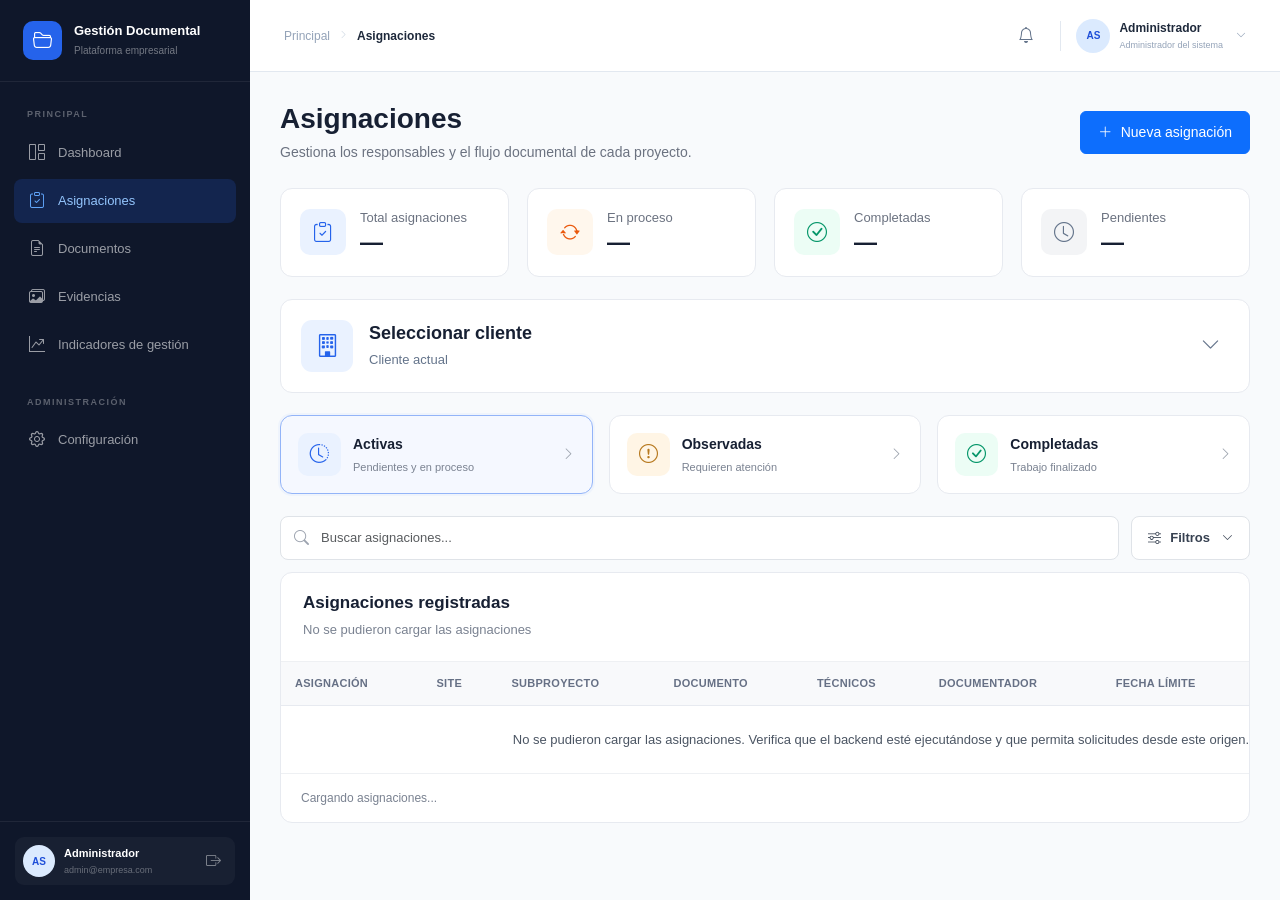
<file: frontend/administrador/asignaciones.html>
<!DOCTYPE html>
<html lang="es">
<head>
    <meta charset="UTF-8">
    <meta name="viewport" content="width=device-width, initial-scale=1.0">

    <title>Asignaciones | Gestión Documental</title>

    <link
        href="https://cdn.jsdelivr.net/npm/bootstrap@5.3.3/dist/css/bootstrap.min.css"
        rel="stylesheet"
    >

    <link
        href="https://cdn.jsdelivr.net/npm/bootstrap-icons@1.11.3/font/bootstrap-icons.min.css"
        rel="stylesheet"
    >

    <link rel="stylesheet" href="../shared/css/skeleton.css">
    <link rel="stylesheet" href="css/dashboard.css">
    <link rel="stylesheet" href="css/asignaciones.css">

    <link rel="stylesheet" href="../shared/css/logout.css">

</head>

<body>

<div class="app-layout">

    <!-- SIDEBAR -->
    <aside class="sidebar" id="sidebar">

        <div class="sidebar-brand">
            <div class="sidebar-brand-icon">
                <i class="bi bi-folder2-open"></i>
            </div>

            <div>
                <strong>Gestión Documental</strong>
                <span>Plataforma empresarial</span>
            </div>
        </div>


        <nav class="sidebar-nav">

            <div class="nav-section-title">
                PRINCIPAL
            </div>

            <a href="dashboard.html" class="nav-item">
                <i class="bi bi-grid-1x2"></i>
                <span>Dashboard</span>
            </a>

            <a href="asignaciones.html" class="nav-item active">
                <i class="bi bi-clipboard-check"></i>
                <span>Asignaciones</span>
            </a>

            <a href="documentos.html" class="nav-item">
                <i class="bi bi-file-earmark-text"></i>
                <span>Documentos</span>
            </a>

            <a href="evidencias.html" class="nav-item">
                <i class="bi bi-images"></i>
                <span>Evidencias</span>
            </a>

            <a href="indicadores.html" class="nav-item">
                <i class="bi bi-graph-up-arrow"></i>
                <span>Indicadores de gestión</span>
            </a>


            <div class="nav-section-title nav-section-space">
                ADMINISTRACIÓN
            </div>

            <a href="administracion.html" class="nav-item">
                <i class="bi bi-gear"></i>
                <span>Configuración</span>
            </a>

        </nav>


        <div class="sidebar-footer">

            <div class="sidebar-user">

                <div class="user-avatar">
                    AS
                </div>

                <div class="user-info">
                    <strong>Administrador</strong>
                    <span>admin@empresa.com</span>
                </div>

                <button
                    type="button"
                    class="sidebar-logout-button"
                    id="logoutButton"
                    title="Cerrar sesión"
                    aria-label="Cerrar sesión"
                    data-api-url="http://127.0.0.1:8000"
                    data-login-url="../index.html"
                >
                    <i class="bi bi-box-arrow-right"></i>
                </button>

            </div>

        </div>

    </aside>


    <!-- MAIN -->
    <main class="main-content">

        <!-- TOPBAR -->
        <header class="topbar">

            <div class="topbar-left">

                <button
                    type="button"
                    class="mobile-menu-button"
                    id="mobileMenuButton"
                    aria-label="Abrir menú"
                >
                    <i class="bi bi-list"></i>
                </button>

                <div class="breadcrumb-area">
                    <span class="breadcrumb-section">Principal</span>
                    <i class="bi bi-chevron-right"></i>
                    <strong>Asignaciones</strong>
                </div>

            </div>


            <div class="topbar-right">

                <button
                    type="button"
                    class="topbar-button notification-button"
                    title="Notificaciones"
                >
                    <i class="bi bi-bell"></i>
                    <span class="notification-dot"></span>
                </button>

                <div class="topbar-divider"></div>

                <div class="topbar-user">

                    <div class="topbar-avatar">
                        AS
                    </div>

                    <div class="topbar-user-info">
                        <strong>Administrador</strong>
                        <span>Administrador del sistema</span>
                    </div>

                    <i class="bi bi-chevron-down topbar-chevron"></i>

                </div>

            </div>

        </header>


        <div class="sidebar-overlay" id="sidebarOverlay"></div>


        <!-- PAGE -->
        <section class="assignments-page">

            <!-- HEADER -->

            <div class="page-header">

                <div>
                    <h1>Asignaciones</h1>

                    <p>
                        Gestiona los responsables y el flujo documental de cada proyecto.
                    </p>
                </div>

                <button
                    type="button"
                    class="btn btn-primary new-assignment-button"
                    id="newAssignmentButton"
                >
                    <i class="bi bi-plus-lg"></i>
                    Nueva asignación
                </button>

            </div>


            <!-- SUMMARY -->
            <div class="assignment-summary">

                <div class="summary-card is-loading">
                    <div class="summary-icon total">
                        <i class="bi bi-clipboard-check"></i>
                    </div>
                    <div>
                        <span>Total asignaciones</span>
                        <strong id="summaryTotal" class="skeleton-value"></strong>
                    </div>
                </div>

                <div class="summary-card is-loading">
                    <div class="summary-icon process">
                        <i class="bi bi-arrow-repeat"></i>
                    </div>
                    <div>
                        <span>En proceso</span>
                        <strong id="summaryProcess" class="skeleton-value"></strong>
                    </div>
                </div>

                <div class="summary-card is-loading">
                    <div class="summary-icon complete">
                        <i class="bi bi-check-circle"></i>
                    </div>
                    <div>
                        <span>Completadas</span>
                        <strong id="summaryComplete" class="skeleton-value"></strong>
                    </div>
                </div>

                <div class="summary-card is-loading">
                    <div class="summary-icon pending">
                        <i class="bi bi-clock"></i>
                    </div>
                    <div>
                        <span>Pendientes</span>
                        <strong id="summaryPending" class="skeleton-value"></strong>
                    </div>
                </div>

            </div>



            <!-- CLIENTE SELECCIONADO -->
            <div
                class="assignment-client-card is-loading"
                id="assignmentClientCard"
                aria-busy="true"
            >

                <div class="assignment-client-icon">
                    <i class="bi bi-building"></i>
                </div>

                <div class="assignment-client-info">
                    <h2 id="clienteAsignacionesNombre">Seleccionar cliente</h2>
                    <p id="clienteAsignacionesEstado">Cliente actual</p>
                </div>

                <button
                    type="button"
                    class="assignment-client-toggle"
                    id="btnCambiarCliente"
                    aria-label="Mostrar clientes"
                    aria-expanded="false"
                    aria-controls="selectorClientesPanel"
                >
                    <i class="bi bi-chevron-down" id="iconoCambiarCliente"></i>
                </button>

            </div>


            <!-- SELECTOR DESPLEGABLE DE CLIENTES -->
            <div
                class="assignment-client-dropdown"
                id="selectorClientesPanel"
                hidden
            >
                <div class="assignment-client-dropdown-header">

                    <div>
                        <h3>Selecciona un cliente</h3>
                        <p>Elige el cliente cuyas asignaciones deseas consultar.</p>
                    </div>

                </div>

                <div
                    class="assignment-client-options"
                    id="listaClientesAsignaciones"
                >
                    <!-- Las opciones se cargarán con los clientes del sistema. -->
                </div>

                <p class="assignment-client-empty" id="mensajeClientesVacios" hidden>
                    No hay clientes disponibles.
                </p>

            </div>

            <!-- Se conserva el select para mantener la compatibilidad con el JS actual. -->
            <select
                id="clienteAsignacionesSelect"
                class="visually-hidden"
                tabindex="-1"
                aria-hidden="true"
            >
                <option value="">Cargando clientes...</option>
            </select>



            <!-- VISTAS POR ESTADO -->
            <div class="assignment-status-views">

                <button
                    type="button"
                    class="assignment-view-card active"
                    data-assignment-view="activas"
                    aria-pressed="true"
                >
                    <span class="assignment-view-icon active-icon">
                        <i class="bi bi-clock-history"></i>
                    </span>

                    <span class="assignment-view-content">
                        <strong>Activas</strong>
                        <small>Pendientes y en proceso</small>
                    </span>

                    <i class="bi bi-chevron-right assignment-view-arrow"></i>
                </button>


                <button
                    type="button"
                    class="assignment-view-card"
                    data-assignment-view="observadas"
                    aria-pressed="false"
                >
                    <span class="assignment-view-icon observed-icon">
                        <i class="bi bi-exclamation-circle"></i>
                    </span>

                    <span class="assignment-view-content">
                        <strong>Observadas</strong>
                        <small>Requieren atención</small>
                    </span>

                    <i class="bi bi-chevron-right assignment-view-arrow"></i>
                </button>


                <button
                    type="button"
                    class="assignment-view-card"
                    data-assignment-view="completadas"
                    aria-pressed="false"
                >
                    <span class="assignment-view-icon completed-icon">
                        <i class="bi bi-check-circle"></i>
                    </span>

                    <span class="assignment-view-content">
                        <strong>Completadas</strong>
                        <small>Trabajo finalizado</small>
                    </span>

                    <i class="bi bi-chevron-right assignment-view-arrow"></i>
                </button>

            </div>


            <!-- BUSCADOR Y BOTÓN DE FILTROS -->
            <div class="assignment-list-toolbar">

                <div class="assignment-search">
                    <i class="bi bi-search"></i>

                    <input
                        type="text"
                        class="form-control"
                        id="searchInput"
                        placeholder="Buscar asignaciones..."
                        aria-label="Buscar asignaciones"
                    >
                </div>

                <button
                    type="button"
                    class="btn btn-light assignment-filter-button"
                    data-bs-toggle="collapse"
                    data-bs-target="#filtrosAsignaciones"
                    aria-expanded="false"
                    aria-controls="filtrosAsignaciones"
                    id="btnFiltrosAsignaciones"
                >
                    <i class="bi bi-sliders"></i>
                    Filtros
                    <i class="bi bi-chevron-down assignment-filter-chevron"></i>
                </button>

            </div>


            <!-- PANEL DESPLEGABLE DE FILTROS -->
            <div class="collapse" id="filtrosAsignaciones">

                <div class="assignment-filters">

                    <div>
                        <label for="documentFilter" class="form-label">
                            Tipo de documento
                        </label>

                        <select class="form-select" id="documentFilter">
                            <option value="">Todos los documentos</option>
                        </select>
                    </div>


                    <div>
                        <label for="technicianFilter" class="form-label">
                            Técnico
                        </label>

                        <select class="form-select" id="technicianFilter">
                            <option value="">Todos los técnicos</option>
                        </select>
                    </div>


                    <div>
                        <label for="filtroFechaDesde" class="form-label">
                            Fecha límite desde
                        </label>

                        <input
                            type="date"
                            class="form-control"
                            id="filtroFechaDesde"
                        >
                    </div>


                    <div>
                        <label for="filtroFechaHasta" class="form-label">
                            Fecha límite hasta
                        </label>

                        <input
                            type="date"
                            class="form-control"
                            id="filtroFechaHasta"
                        >
                    </div>


                    <div class="assignment-filter-actions">
                        <button
                            type="button"
                            class="btn btn-light"
                            id="btnLimpiarFiltrosAsignaciones"
                        >
                            <i class="bi bi-arrow-counterclockwise"></i>
                            Limpiar filtros
                        </button>
                    </div>

                </div>

            </div>



            <!-- TABLE -->

            <div class="assignments-card">

                <div class="table-header">

                    <div>
                        <h2>Asignaciones registradas</h2>
                        <span id="totalAsignacionesTexto" class="skeleton-line-text">
                            Cargando asignaciones...
                        </span>
                    </div>

                </div>


                <div class="table-responsive">

                    <table class="assignments-table">
                        <thead>
                            <tr>
                                <th>Asignación</th>
                                <th>Site</th>
                                <th>Subproyecto</th>
                                <th>Documento</th>
                                <th>Técnicos</th>
                                <th>Documentador</th>
                                <th>Fecha límite</th>
                                <th>Estado</th>
                                <th>Acciones</th>
                            </tr>
                        </thead>

                        <tbody id="assignmentTableBody" aria-busy="true">
                            <tr class="skeleton-row">
                                <td><div class="skeleton-cell"></div></td>
                                <td><div class="skeleton-cell"></div></td>
                                <td><div class="skeleton-cell"></div></td>
                                <td><div class="skeleton-cell"></div></td>
                                <td><div class="skeleton-cell"></div></td>
                                <td><div class="skeleton-cell"></div></td>
                                <td><div class="skeleton-cell"></div></td>
                                <td><div class="skeleton-cell"></div></td>
                                <td><div class="skeleton-cell"></div></td>
                            </tr>
                            <tr class="skeleton-row">
                                <td><div class="skeleton-cell"></div></td>
                                <td><div class="skeleton-cell"></div></td>
                                <td><div class="skeleton-cell"></div></td>
                                <td><div class="skeleton-cell"></div></td>
                                <td><div class="skeleton-cell"></div></td>
                                <td><div class="skeleton-cell"></div></td>
                                <td><div class="skeleton-cell"></div></td>
                                <td><div class="skeleton-cell"></div></td>
                                <td><div class="skeleton-cell"></div></td>
                            </tr>
                            <tr class="skeleton-row">
                                <td><div class="skeleton-cell"></div></td>
                                <td><div class="skeleton-cell"></div></td>
                                <td><div class="skeleton-cell"></div></td>
                                <td><div class="skeleton-cell"></div></td>
                                <td><div class="skeleton-cell"></div></td>
                                <td><div class="skeleton-cell"></div></td>
                                <td><div class="skeleton-cell"></div></td>
                                <td><div class="skeleton-cell"></div></td>
                                <td><div class="skeleton-cell"></div></td>
                            </tr>
                            <tr class="skeleton-row">
                                <td><div class="skeleton-cell"></div></td>
                                <td><div class="skeleton-cell"></div></td>
                                <td><div class="skeleton-cell"></div></td>
                                <td><div class="skeleton-cell"></div></td>
                                <td><div class="skeleton-cell"></div></td>
                                <td><div class="skeleton-cell"></div></td>
                                <td><div class="skeleton-cell"></div></td>
                                <td><div class="skeleton-cell"></div></td>
                                <td><div class="skeleton-cell"></div></td>
                            </tr>
                        </tbody>
                    </table>

                </div>


                <!-- PAGINATION -->
                <div class="table-footer">

                    <span id="contadorAsignaciones">
                        Cargando asignaciones...
                    </span>

                    <div
                        class="pagination"
                        id="paginacionAsignaciones"
                        aria-label="Paginación de asignaciones"
                    ></div>

                </div>

            </div>

        </section>

    </main>

</div>


<!-- MODAL NUEVA ASIGNACIÓN -->
<div
    class="modal fade"
    id="assignmentModal"
    tabindex="-1"
    aria-labelledby="assignmentModalLabel"
    aria-hidden="true"
>
    <div class="modal-dialog modal-lg modal-dialog-centered">
        <div class="modal-content">

            <div class="modal-header">
                <div>
                    <h5 class="modal-title" id="assignmentModalLabel">
                        Nueva asignación
                    </h5>
                    <p>Asigna un proyecto, sus documentos y el personal responsable.</p>
                </div>

                <button
                    type="button"
                    class="btn-close"
                    data-bs-dismiss="modal"
                    aria-label="Cerrar"
                ></button>
            </div>

            <div class="modal-body">
                <div class="row g-3">

                    <div class="col-md-6">
                        <label for="assignmentClient" class="form-label">
                            Cliente
                        </label>
                        <select class="form-select" id="assignmentClient" required>
                            <option value="">Seleccionar cliente</option>
                        </select>
                    </div>

                    <div class="col-md-6">
                        <label for="assignmentProject" class="form-label">
                            Proyecto
                        </label>
                        <select class="form-select" id="assignmentProject" required disabled>
                            <option value="">Seleccionar proyecto</option>
                        </select>
                    </div>

                    <div class="col-md-6">
                        <label for="assignmentSite" class="form-label">
                            Site
                        </label>
                        <select class="form-select" id="assignmentSite" required disabled>
                            <option value="">Seleccionar site</option>
                        </select>
                    </div>

                    <div class="col-md-6">
                        <label for="assignmentSubproject" class="form-label">
                            Subproyecto
                        </label>
                        <select class="form-select" id="assignmentSubproject" disabled>
                            <option value="">Sin subproyecto</option>
                        </select>
                    </div>

                    <div class="col-md-6">
                        <label for="assignmentDocumentType" class="form-label">
                            Tipo de documento
                        </label>
                        <select class="form-select" id="assignmentDocumentType" required>
                            <option value="">Seleccionar tipo de documento</option>
                        </select>
                    </div>

                    <div class="col-md-6">
                        <label for="assignmentTemplate" class="form-label">
                            Plantilla
                        </label>
                        <select class="form-select" id="assignmentTemplate" disabled>
                            <option value="">Seleccionar plantilla (opcional)</option>
                        </select>
                    </div>

                    <div class="col-12">
                        <label class="form-label" for="technicianSearch">
                            Técnicos asignados
                        </label>

                        <div class="border rounded p-3">
                            <div
                                id="selectedTechnicians"
                                class="d-flex flex-wrap gap-2 mb-3"
                            ></div>

                            <input
                                type="search"
                                class="form-control"
                                id="technicianSearch"
                                placeholder="Buscar técnico..."
                                autocomplete="off"
                            >

                            <div
                                id="technicianOptions"
                                class="d-flex flex-column gap-2 mt-2"
                                style="max-height: 180px; overflow-y: auto;"
                            ></div>

                            <div
                                id="technicianEmpty"
                                class="text-muted small mt-2"
                                hidden
                            >
                                No se encontraron técnicos.
                            </div>

                            <div class="text-muted small mt-2">
                                Técnicos seleccionados:
                                <span id="technicianCount">0</span>
                            </div>
                        </div>
                    </div>

                    <div class="col-md-6">
                        <label for="assignmentDocumenter" class="form-label">
                            Documentador
                        </label>
                        <select class="form-select" id="assignmentDocumenter">
                            <option value="">Seleccionar documentador (opcional)</option>
                        </select>
                    </div>

                    <div class="col-md-6">
                        <label for="assignmentStartDate" class="form-label">
                            Fecha de inicio
                        </label>
                        <input
                            type="date"
                            class="form-control"
                            id="assignmentStartDate"
                        >
                    </div>

                    <div class="col-md-6">
                        <label for="assignmentDueDate" class="form-label">
                            Fecha límite
                        </label>
                        <input
                            type="date"
                            class="form-control"
                            id="assignmentDueDate"
                        >
                    </div>

                </div>
            </div>

            <div class="modal-footer">
                <button
                    type="button"
                    class="btn btn-light"
                    data-bs-dismiss="modal"
                >
                    Cancelar
                </button>

                <button
                    type="button"
                    class="btn btn-primary"
                    id="saveAssignment"
                >
                    <i class="bi bi-check-lg"></i>
                    Crear asignación
                </button>
            </div>

        </div>
    </div>
</div>


<!-- MODAL EDITAR ASIGNACIÓN -->
<div
    class="modal fade"
    id="editarAsignacionModal"
    tabindex="-1"
    aria-labelledby="editarAsignacionModalLabel"
    aria-hidden="true"
>
    <div class="modal-dialog modal-lg modal-dialog-centered">
        <div class="modal-content">

            <div class="modal-header">
                <div>
                    <h5
                        class="modal-title"
                        id="editarAsignacionModalLabel"
                    >
                        Editar asignación
                    </h5>

                    <p>
                        Actualiza los datos y responsables de la asignación seleccionada.
                    </p>
                </div>

                <button
                    type="button"
                    class="btn-close"
                    data-bs-dismiss="modal"
                    aria-label="Cerrar"
                ></button>
            </div>

            <div class="modal-body">
                <input type="hidden" id="editarAsignacionId">

                <div class="row g-3">

                    <div class="col-md-6">
                        <label for="editarAssignmentClient" class="form-label">
                            Cliente
                        </label>

                        <select
                            class="form-select"
                            id="editarAssignmentClient"
                            required
                        >
                            <option value="">Seleccionar cliente</option>
                        </select>
                    </div>

                    <div class="col-md-6">
                        <label for="editarAssignmentProject" class="form-label">
                            Proyecto
                        </label>

                        <select
                            class="form-select"
                            id="editarAssignmentProject"
                            required
                            disabled
                        >
                            <option value="">Seleccionar proyecto</option>
                        </select>
                    </div>

                    <div class="col-md-6">
                        <label for="editarAssignmentSite" class="form-label">
                            Site
                        </label>

                        <select
                            class="form-select"
                            id="editarAssignmentSite"
                            required
                            disabled
                        >
                            <option value="">Seleccionar site</option>
                        </select>
                    </div>

                    <div class="col-md-6">
                        <label for="editarAssignmentSubproject" class="form-label">
                            Subproyecto
                        </label>

                        <select
                            class="form-select"
                            id="editarAssignmentSubproject"
                            disabled
                        >
                            <option value="">Sin subproyecto</option>
                        </select>
                    </div>

                    <div class="col-md-6">
                        <label for="editarAssignmentDocumentType" class="form-label">
                            Tipo de documento
                        </label>

                        <select
                            class="form-select"
                            id="editarAssignmentDocumentType"
                            required
                        >
                            <option value="">Seleccionar tipo de documento</option>
                        </select>
                    </div>

                    <div class="col-md-6">
                        <label for="editarAssignmentTemplate" class="form-label">
                            Plantilla
                        </label>

                        <select
                            class="form-select"
                            id="editarAssignmentTemplate"
                            disabled
                        >
                            <option value="">Seleccionar plantilla</option>
                        </select>
                    </div>

                    <div class="col-12">
                        <label class="form-label" for="editarTechnicianSearch">
                            Técnicos asignados
                        </label>

                        <div class="border rounded p-3">
                            <div
                                id="editarSelectedTechnicians"
                                class="d-flex flex-wrap gap-2 mb-3"
                            ></div>

                            <input
                                type="search"
                                class="form-control"
                                id="editarTechnicianSearch"
                                placeholder="Buscar técnico..."
                                autocomplete="off"
                            >

                            <div
                                id="editarTechnicianOptions"
                                class="d-flex flex-column gap-2 mt-2"
                                style="max-height: 180px; overflow-y: auto;"
                            ></div>

                            <div
                                id="editarTechnicianEmpty"
                                class="text-muted small mt-2"
                                hidden
                            >
                                No se encontraron técnicos.
                            </div>

                            <div class="text-muted small mt-2">
                                Técnicos seleccionados:
                                <span id="editarTechnicianCount">0</span>
                            </div>
                        </div>
                    </div>

                    <div class="col-md-6">
                        <label for="editarAssignmentDocumenter" class="form-label">
                            Documentador
                        </label>

                        <select
                            class="form-select"
                            id="editarAssignmentDocumenter"
                        >
                            <option value="">
                                Seleccionar documentador (opcional)
                            </option>
                        </select>
                    </div>

                    <div class="col-md-6">
                        <label for="editarAssignmentStartDate" class="form-label">
                            Fecha de inicio
                        </label>

                        <input
                            type="date"
                            class="form-control"
                            id="editarAssignmentStartDate"
                        >
                    </div>

                    <div class="col-md-6">
                        <label for="editarAssignmentDueDate" class="form-label">
                            Fecha límite
                        </label>

                        <input
                            type="date"
                            class="form-control"
                            id="editarAssignmentDueDate"
                        >
                    </div>

                </div>
            </div>

            <div class="modal-footer">
                <button
                    type="button"
                    class="btn btn-light"
                    data-bs-dismiss="modal"
                >
                    Cancelar
                </button>

                <button
                    type="button"
                    class="btn btn-primary"
                    id="actualizarAsignacion"
                >
                    <i class="bi bi-check-lg"></i>
                    Guardar cambios
                </button>
            </div>

        </div>
    </div>
</div>


<!-- MODAL ELIMINAR ASIGNACIÓN -->
<div
    class="modal fade"
    id="eliminarAsignacionModal"
    tabindex="-1"
    aria-labelledby="eliminarAsignacionModalLabel"
    aria-hidden="true"
>
    <div class="modal-dialog modal-dialog-centered">
        <div class="modal-content">

            <div class="modal-header">

                <h5
                    class="modal-title"
                    id="eliminarAsignacionModalLabel"
                >
                    Eliminar asignación
                </h5>

                <button
                    type="button"
                    class="btn-close"
                    data-bs-dismiss="modal"
                    aria-label="Cerrar"
                ></button>

            </div>

            <div class="modal-body">

                <div class="text-center">

                    <div class="mb-3">
                        <i
                            class="bi bi-trash3"
                            style="font-size: 32px; color: #dc2626;"
                        ></i>
                    </div>

                    <p
                        class="mb-2"
                        style="font-size: 14px; font-weight: 600;"
                    >
                        ¿Deseas eliminar esta asignación?
                    </p>

                    <p
                        id="eliminarAsignacionMensaje"
                        class="text-muted mb-0"
                        style="font-size: 13px;"
                    >
                        Esta acción eliminará el registro de la asignación.
                    </p>

                </div>

            </div>

            <div class="modal-footer">

                <button
                    type="button"
                    class="btn btn-light"
                    data-bs-dismiss="modal"
                >
                    Cancelar
                </button>

                <button
                    type="button"
                    class="btn btn-danger"
                    id="btnConfirmarEliminarAsignacion"
                >
                    <i class="bi bi-trash3"></i>
                    Eliminar asignación
                </button>

            </div>

        </div>
    </div>
</div>


<script src="https://cdn.jsdelivr.net/npm/bootstrap@5.3.3/dist/js/bootstrap.bundle.min.js"></script>
<script src="../shared/js/notificaciones.js"></script>
<script src="../shared/js/skeleton.js"></script>
<script src="js/asignaciones.js"></script>
<script src="../shared/js/logout.js"></script>

</body>
</html>
</file>
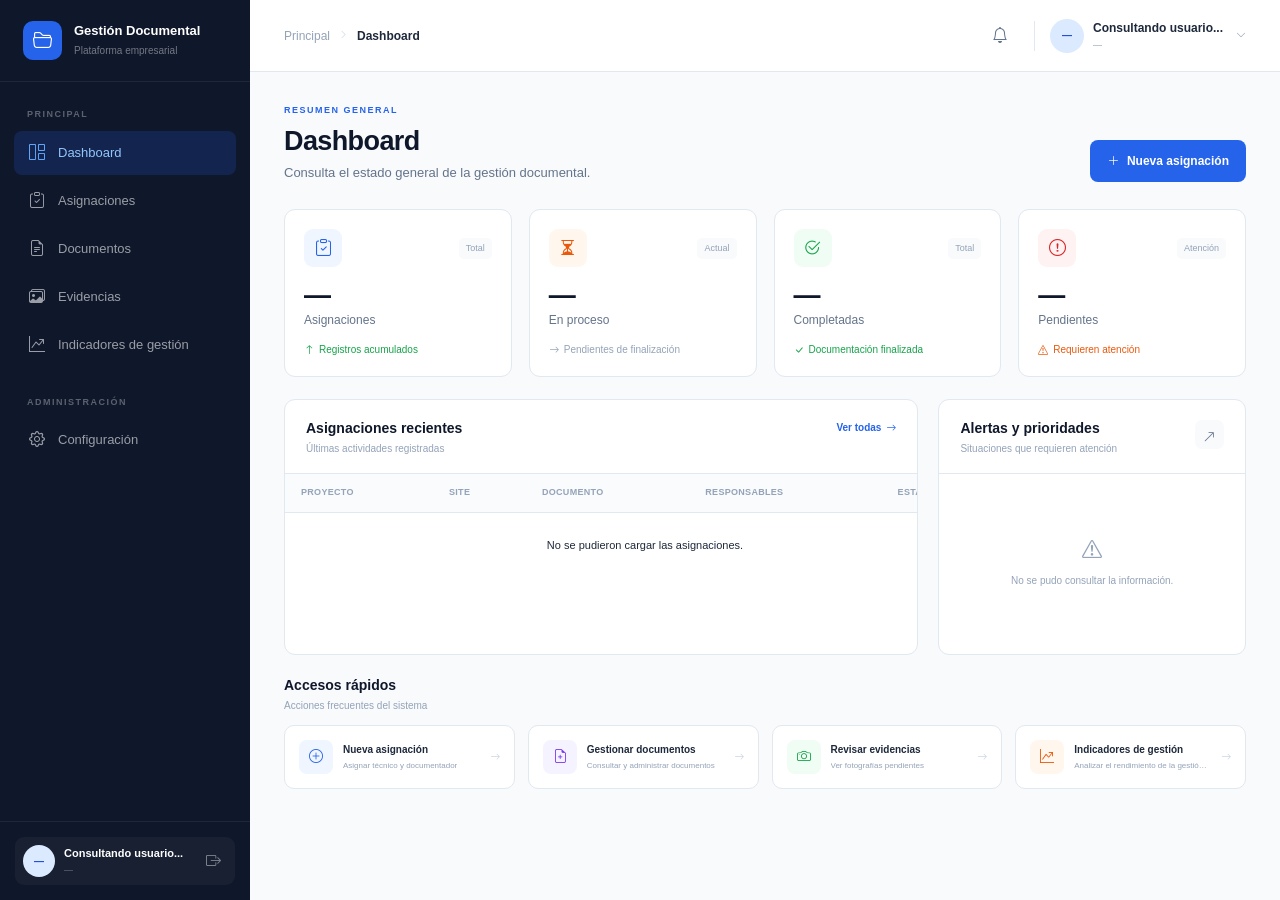
<file: frontend/administrador/dashboard.html>
<!DOCTYPE html>
<html lang="es">
<head>
    <meta charset="UTF-8">
    <meta name="viewport" content="width=device-width, initial-scale=1.0">

    <title>Dashboard | Gestión Documental</title>

    <!-- Bootstrap -->
    <link
        href="https://cdn.jsdelivr.net/npm/bootstrap@5.3.3/dist/css/bootstrap.min.css"
        rel="stylesheet"
    >

    <!-- Bootstrap Icons -->
    <link
        rel="stylesheet"
        href="https://cdn.jsdelivr.net/npm/bootstrap-icons@1.11.3/font/bootstrap-icons.min.css"
    >

    <!-- Estilos -->
    <link rel="stylesheet" href="../shared/css/skeleton.css">
    <link rel="stylesheet" href="css/dashboard.css">
    <link rel="stylesheet" href="../shared/css/notificaciones.css">
    <link rel="stylesheet" href="../shared/css/logout.css">

</head>

<body>

<div class="app-layout">

    <!-- =====================================================
         SIDEBAR
         ===================================================== -->

    <aside class="sidebar" id="sidebar">

        <div class="sidebar-brand">

            <div class="sidebar-brand-icon">
                <i class="bi bi-folder2-open"></i>
            </div>

            <div>
                <strong>Gestión Documental</strong>
                <span>Plataforma empresarial</span>
            </div>

        </div>


        <nav class="sidebar-nav">

            <div class="nav-section-title">
                PRINCIPAL
            </div>

            <a href="dashboard.html" class="nav-item active">
                <i class="bi bi-grid-1x2"></i>
                <span>Dashboard</span>
            </a>

            <a href="asignaciones.html" class="nav-item">
                <i class="bi bi-clipboard-check"></i>
                <span>Asignaciones</span>
            </a>

            <a href="documentos.html" class="nav-item">
                <i class="bi bi-file-earmark-text"></i>
                <span>Documentos</span>
            </a>

            <a href="evidencias.html" class="nav-item">
                <i class="bi bi-images"></i>
                <span>Evidencias</span>
            </a>

            <a href="indicadores.html" class="nav-item">
                <i class="bi bi-graph-up-arrow"></i>
                <span>Indicadores de gestión</span>
            </a>


            <div class="nav-section-title nav-section-space">
                ADMINISTRACIÓN
            </div>

            <a href="administracion.html" class="nav-item">
                <i class="bi bi-gear"></i>
                <span>Configuración</span>
            </a>

        </nav>


        <div class="sidebar-footer">

            <div class="sidebar-user">

                <div class="user-avatar">
                    —
                </div>

                <div class="user-info">
                    <strong>Consultando usuario...</strong>
                    <span>—</span>
                </div>

                <button
                    type="button"
                    class="sidebar-logout-button"
                    id="logoutButton"
                    title="Cerrar sesión"
                    aria-label="Cerrar sesión"
                    data-api-url="http://127.0.0.1:8000"
                    data-login-url="../index.html"
                >
                    <i class="bi bi-box-arrow-right"></i>
                </button>

            </div>

        </div>

    </aside>


    <!-- =====================================================
         CONTENIDO PRINCIPAL
         ===================================================== -->

    <main class="main-content">


        <!-- HEADER -->

        <header class="topbar">

            <div class="topbar-left">

                <button
                    type="button"
                    class="mobile-menu-button"
                    id="mobileMenuButton"
                    aria-label="Abrir menú"
                >
                    <i class="bi bi-list"></i>
                </button>

                <div class="breadcrumb-area">

                    <span class="breadcrumb-section">
                        Principal
                    </span>

                    <i class="bi bi-chevron-right"></i>

                    <strong>Dashboard</strong>

                </div>

            </div>


            <div class="topbar-right">

                <button
                    type="button"
                    class="topbar-button notification-button"
                    title="Notificaciones"
                >
                    <i class="bi bi-bell"></i>

                    <span class="notification-dot"></span>
                </button>


                <div class="topbar-divider"></div>


                <div class="topbar-user">

                    <div class="topbar-avatar">
                        —
                    </div>

                    <div class="topbar-user-info">

                        <strong>Consultando usuario...</strong>

                        <span>
                            —
                        </span>

                    </div>

                    <i class="bi bi-chevron-down topbar-chevron"></i>

                </div>

            </div>

        </header>


        <!-- =================================================
             CONTENIDO
             ================================================= -->

        <div class="page-content">


            <!-- ENCABEZADO -->

            <div class="page-heading">

                <div>

                    <span class="page-eyebrow">
                        RESUMEN GENERAL
                    </span>

                    <h1>Dashboard</h1>

                    <p>
                        Consulta el estado general de la gestión documental.
                    </p>

                </div>


                <button
                    type="button"
                    class="primary-button"
                    id="newAssignmentButton"
                >
                    <i class="bi bi-plus-lg"></i>
                    Nueva asignación
                </button>

            </div>


            <!-- =================================================
                 TARJETAS DE RESUMEN
                 ================================================= -->

            <section class="stats-grid">


                <!-- Asignaciones -->

                <article class="stat-card is-loading" aria-busy="true">

                    <div class="stat-card-top">

                        <div class="stat-icon blue">
                            <i class="bi bi-clipboard-check"></i>
                        </div>

                        <span class="stat-period">
                            Total
                        </span>

                    </div>

                    <div class="stat-value" id="summaryTotal">
                        —
                    </div>

                    <div class="stat-label">
                        Asignaciones
                    </div>

                    <div class="stat-footer positive">
                        <i class="bi bi-arrow-up"></i>
                        <span>Registros acumulados</span>
                    </div>

                </article>


                <!-- En proceso -->

                <article class="stat-card is-loading" aria-busy="true">

                    <div class="stat-card-top">

                        <div class="stat-icon orange">
                            <i class="bi bi-hourglass-split"></i>
                        </div>

                        <span class="stat-period">
                            Actual
                        </span>

                    </div>

                    <div class="stat-value" id="summaryProcess">
                        —
                    </div>

                    <div class="stat-label">
                        En proceso
                    </div>

                    <div class="stat-footer neutral">
                        <i class="bi bi-arrow-right"></i>
                        <span>Pendientes de finalización</span>
                    </div>

                </article>


                <!-- Completadas -->

                <article class="stat-card is-loading" aria-busy="true">

                    <div class="stat-card-top">

                        <div class="stat-icon green">
                            <i class="bi bi-check2-circle"></i>
                        </div>

                        <span class="stat-period">
                            Total
                        </span>

                    </div>

                    <div class="stat-value" id="summaryComplete">
                        —
                    </div>

                    <div class="stat-label">
                        Completadas
                    </div>

                    <div class="stat-footer positive">
                        <i class="bi bi-check-lg"></i>
                        <span>Documentación finalizada</span>
                    </div>

                </article>


                <!-- Pendientes -->

                <article class="stat-card is-loading" aria-busy="true">

                    <div class="stat-card-top">

                        <div class="stat-icon red">
                            <i class="bi bi-exclamation-circle"></i>
                        </div>

                        <span class="stat-period">
                            Atención
                        </span>

                    </div>

                    <div class="stat-value" id="summaryPending">
                        —
                    </div>

                    <div class="stat-label">
                        Pendientes
                    </div>

                    <div class="stat-footer warning">
                        <i class="bi bi-exclamation-triangle"></i>
                        <span>Requieren atención</span>
                    </div>

                </article>

            </section>


            <!-- =================================================
                 CONTENIDO INFERIOR
                 ================================================= -->

            <div class="dashboard-grid">


                <!-- =================================================
                     ASIGNACIONES RECIENTES
                     ================================================= -->

                <section class="content-card assignments-card">

                    <div class="card-header">

                        <div>

                            <h2>
                                Asignaciones recientes
                            </h2>

                            <p>
                                Últimas actividades registradas
                            </p>

                        </div>

                        <a
                            href="asignaciones.html"
                            class="view-all"
                        >
                            Ver todas
                            <i class="bi bi-arrow-right"></i>
                        </a>

                    </div>


                    <div class="table-responsive">

                        <table class="data-table">

                            <thead>

                                <tr>
                                    <th>Proyecto</th>
                                    <th>Site</th>
                                    <th>Documento</th>
                                    <th>Responsables</th>
                                    <th>Estado</th>
                                </tr>

                            </thead>


                            <tbody id="dashboardAssignments" aria-busy="true">
                                <tr class="skeleton-row">
                                    <td><div class="skeleton-cell"></div></td>
                                    <td><div class="skeleton-cell"></div></td>
                                    <td><div class="skeleton-cell"></div></td>
                                    <td><div class="skeleton-cell"></div></td>
                                    <td><div class="skeleton-cell"></div></td>
                                </tr>
                                <tr class="skeleton-row">
                                    <td><div class="skeleton-cell"></div></td>
                                    <td><div class="skeleton-cell"></div></td>
                                    <td><div class="skeleton-cell"></div></td>
                                    <td><div class="skeleton-cell"></div></td>
                                    <td><div class="skeleton-cell"></div></td>
                                </tr>
                                <tr class="skeleton-row">
                                    <td><div class="skeleton-cell"></div></td>
                                    <td><div class="skeleton-cell"></div></td>
                                    <td><div class="skeleton-cell"></div></td>
                                    <td><div class="skeleton-cell"></div></td>
                                    <td><div class="skeleton-cell"></div></td>
                                </tr>
                                <tr class="skeleton-row">
                                    <td><div class="skeleton-cell"></div></td>
                                    <td><div class="skeleton-cell"></div></td>
                                    <td><div class="skeleton-cell"></div></td>
                                    <td><div class="skeleton-cell"></div></td>
                                    <td><div class="skeleton-cell"></div></td>
                                </tr>
                                <tr class="skeleton-row">
                                    <td><div class="skeleton-cell"></div></td>
                                    <td><div class="skeleton-cell"></div></td>
                                    <td><div class="skeleton-cell"></div></td>
                                    <td><div class="skeleton-cell"></div></td>
                                    <td><div class="skeleton-cell"></div></td>
                                </tr>
                            </tbody>

                        </table>

                    </div>

                </section>


                <!-- =================================================
                     SEGUIMIENTO
                     ================================================= -->

                <section class="content-card alerts-card">

                    <div class="card-header">
                        <div>
                            <h2>Alertas y prioridades</h2>
                            <p>Situaciones que requieren atención</p>
                        </div>

                        <a
                            href="asignaciones.html"
                            class="icon-link"
                            title="Ver asignaciones"
                        >
                            <i class="bi bi-arrow-up-right"></i>
                        </a>
                    </div>

                    <div class="priority-list" id="dashboardAlerts" aria-busy="true">
                        <div class="priority-skeleton">
                            <div class="skeleton-circle"></div>
                            <div class="priority-skeleton-content">
                                <div class="skeleton-block"></div>
                                <div class="skeleton-block"></div>
                            </div>
                            <div class="skeleton-value"></div>
                        </div>

                        <div class="priority-skeleton">
                            <div class="skeleton-circle"></div>
                            <div class="priority-skeleton-content">
                                <div class="skeleton-block"></div>
                                <div class="skeleton-block"></div>
                            </div>
                            <div class="skeleton-value"></div>
                        </div>

                        <div class="priority-skeleton">
                            <div class="skeleton-circle"></div>
                            <div class="priority-skeleton-content">
                                <div class="skeleton-block"></div>
                                <div class="skeleton-block"></div>
                            </div>
                            <div class="skeleton-value"></div>
                        </div>
                    </div>

                </section>


            </div>


            <!-- =================================================
                 ACCESOS RÁPIDOS
                 ================================================= -->

            <section class="quick-actions">

                <div class="quick-actions-header">

                    <div>

                        <h2>
                            Accesos rápidos
                        </h2>

                        <p>
                            Acciones frecuentes del sistema
                        </p>

                    </div>

                </div>


                <div class="quick-actions-grid">


                    <a
                        href="asignaciones.html"
                        class="quick-action"
                    >

                        <div class="quick-action-icon blue">
                            <i class="bi bi-plus-circle"></i>
                        </div>

                        <div>
                            <strong>
                                Nueva asignación
                            </strong>

                            <span>
                                Asignar técnico y documentador
                            </span>
                        </div>

                        <i class="bi bi-arrow-right"></i>

                    </a>


                    <a
                        href="documentos.html"
                        class="quick-action"
                    >

                        <div class="quick-action-icon purple">
                            <i class="bi bi-file-earmark-plus"></i>
                        </div>

                        <div>
                            <strong>
                                Gestionar documentos
                            </strong>

                            <span>
                                Consultar y administrar documentos
                            </span>
                        </div>

                        <i class="bi bi-arrow-right"></i>

                    </a>


                    <a
                        href="evidencias.html"
                        class="quick-action"
                    >

                        <div class="quick-action-icon green">
                            <i class="bi bi-camera"></i>
                        </div>

                        <div>
                            <strong>
                                Revisar evidencias
                            </strong>

                            <span>
                                Ver fotografías pendientes
                            </span>
                        </div>

                        <i class="bi bi-arrow-right"></i>

                    </a>


                    <a
                        href="indicadores.html"
                        class="quick-action"
                    >

                        <div class="quick-action-icon orange">
                            <i class="bi bi-graph-up-arrow"></i>
                        </div>

                        <div>
                            <strong>
                                Indicadores de gestión
                            </strong>

                            <span>
                                Analizar el rendimiento de la gestión documental
                            </span>
                        </div>

                        <i class="bi bi-arrow-right"></i>

                    </a>

                </div>

            </section>


        </div>

    </main>

</div>


<!-- =========================================================
     OVERLAY MOBILE
     ========================================================= -->

<div
    class="sidebar-overlay"
    id="sidebarOverlay"
></div>


<!-- =========================================================
     FUNCIONALIDAD DEL MENÚ
     ========================================================= -->

<script>

    const sidebar =
        document.getElementById("sidebar");

    const mobileMenuButton =
        document.getElementById("mobileMenuButton");

    const sidebarOverlay =
        document.getElementById("sidebarOverlay");


    function openSidebar() {

        sidebar.classList.add("show");

        sidebarOverlay.classList.add("show");

    }


    function closeSidebar() {

        sidebar.classList.remove("show");

        sidebarOverlay.classList.remove("show");

    }


    mobileMenuButton.addEventListener(
        "click",
        openSidebar
    );


    sidebarOverlay.addEventListener(
        "click",
        closeSidebar
    );


    /*
     * Botón de nueva asignación.
     */

    document
        .getElementById("newAssignmentButton")
        .addEventListener("click", function () {

            window.location.href =
                "asignaciones.html";

        });


    /*
     * Cerrar menú móvil al seleccionar una opción.
     */

    document
        .querySelectorAll(".sidebar .nav-item")
        .forEach(function (item) {

            item.addEventListener(
                "click",
                closeSidebar
            );

        });

</script>


<!-- =========================================================
     SCRIPTS
     ========================================================= -->

<script src="https://cdn.jsdelivr.net/npm/bootstrap@5.3.3/dist/js/bootstrap.bundle.min.js"></script>

<script src="../shared/js/skeleton.js"></script>

<script src="js/dashboard.js"></script>

<script src="js/dashboard-alertas.js"></script>

<script src="../shared/js/logout.js"></script>

</body>
</html>
</file>
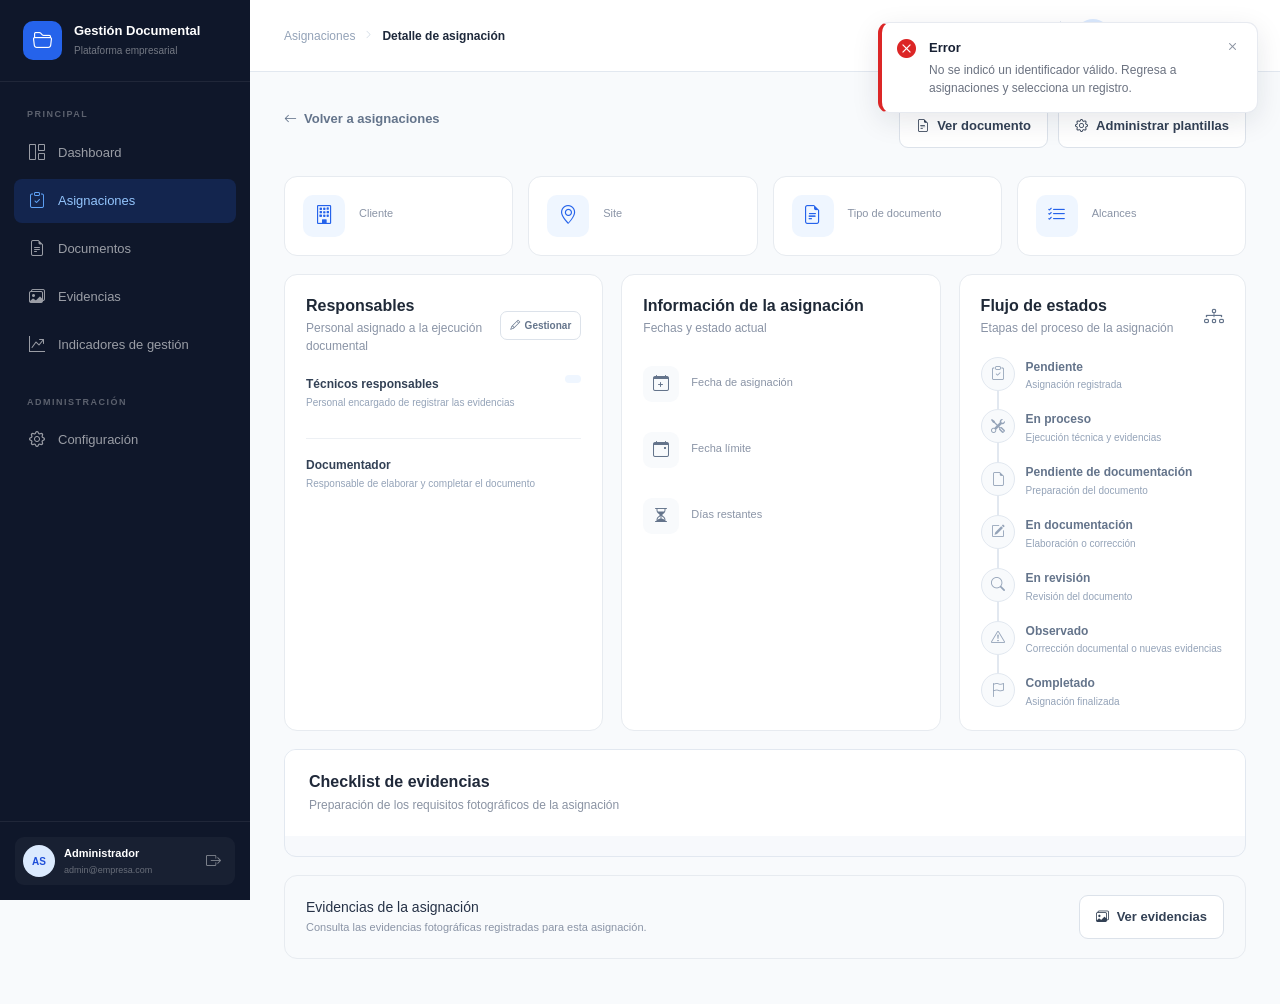
<file: frontend/administrador/detalle-asignacion.html>
<!DOCTYPE html>
<html lang="es">
<head>
    <meta charset="UTF-8">
    <meta name="viewport" content="width=device-width, initial-scale=1.0">

    <title>Detalle de asignación | Gestión Documental</title>

    <!-- Bootstrap -->
    <link
        href="https://cdn.jsdelivr.net/npm/bootstrap@5.3.3/dist/css/bootstrap.min.css"
        rel="stylesheet"
    >

    <!-- Bootstrap Icons -->
    <link
        rel="stylesheet"
        href="https://cdn.jsdelivr.net/npm/bootstrap-icons@1.11.3/font/bootstrap-icons.min.css"
    >

    <!-- Estilos -->
    <link rel="stylesheet" href="css/dashboard.css">
    <link rel="stylesheet" href="css/detalle-asignacion.css">

    <link rel="stylesheet" href="../shared/css/logout.css">

</head>

<body>

<div class="app-layout">

    <!-- SIDEBAR -->

    <aside class="sidebar" id="sidebar">

        <div class="sidebar-brand">
            <div class="sidebar-brand-icon">
                <i class="bi bi-folder2-open"></i>
            </div>

            <div>
                <strong>Gestión Documental</strong>
                <span>Plataforma empresarial</span>
            </div>
        </div>

        <nav class="sidebar-nav">

            <div class="nav-section-title">PRINCIPAL</div>

            <a href="dashboard.html" class="nav-item">
                <i class="bi bi-grid-1x2"></i>
                <span>Dashboard</span>
            </a>

            <a href="asignaciones.html" class="nav-item active">
                <i class="bi bi-clipboard-check"></i>
                <span>Asignaciones</span>
            </a>

            <a href="documentos.html" class="nav-item">
                <i class="bi bi-file-earmark-text"></i>
                <span>Documentos</span>
            </a>

            <a href="evidencias.html" class="nav-item">
                <i class="bi bi-images"></i>
                <span>Evidencias</span>
            </a>

            <a href="indicadores.html" class="nav-item">
                <i class="bi bi-graph-up-arrow"></i>
                <span>Indicadores de gestión</span>
            </a>

            <div class="nav-section-title nav-section-space">
                ADMINISTRACIÓN
            </div>

            <a href="administracion.html" class="nav-item">
                <i class="bi bi-gear"></i>
                <span>Configuración</span>
            </a>

        </nav>

        <div class="sidebar-footer">
            <div class="sidebar-user">

                <div class="user-avatar">AS</div>

                <div class="user-info">
                    <strong>Administrador</strong>
                    <span>admin@empresa.com</span>
                </div>

                <button
                    type="button"
                    class="sidebar-logout-button"
                    id="logoutButton"
                    title="Cerrar sesión"
                    aria-label="Cerrar sesión"
                    data-api-url="http://127.0.0.1:8000"
                    data-login-url="../index.html"
                >
                    <i class="bi bi-box-arrow-right"></i>
                </button>

            </div>
        </div>

    </aside>

    <!-- OVERLAY MOBILE -->

    <div class="sidebar-overlay" id="sidebarOverlay"></div>

    <!-- CONTENIDO PRINCIPAL -->

    <main class="main-content">

        <!-- TOPBAR -->

        <header class="topbar">

            <div class="topbar-left">

                <button
                    type="button"
                    class="mobile-menu-button"
                    id="mobileMenuButton"
                    aria-label="Abrir menú"
                >
                    <i class="bi bi-list"></i>
                </button>

                <div class="breadcrumb-area">
                    <span class="breadcrumb-section">Asignaciones</span>
                    <i class="bi bi-chevron-right"></i>
                    <strong>Detalle de asignación</strong>
                </div>

            </div>

            <div class="topbar-right">

                <button
                    type="button"
                    class="topbar-button notification-button"
                    title="Notificaciones"
                >
                    <i class="bi bi-bell"></i>
                    <span class="notification-dot"></span>
                </button>

                <div class="topbar-divider"></div>

                <div class="topbar-user">
                    <div class="topbar-avatar">AS</div>

                    <div class="topbar-user-info">
                        <strong>Administrador</strong>
                        <span>Administrador del sistema</span>
                    </div>

                    <i class="bi bi-chevron-down topbar-chevron"></i>
                </div>

            </div>

        </header>

        <!-- CONTENIDO -->

        <div class="page-content">

            <!-- ENCABEZADO DINÁMICO -->

            <div class="page-header">

                <div>

                    <a href="asignaciones.html" class="back-link">
                        <i class="bi bi-arrow-left"></i>
                        Volver a asignaciones
                    </a>

                    <div class="title-row">

                        <div>
                            <h1 id="tituloAsignacion"></h1>
                            <p id="subtituloAsignacion"></p>
                        </div>

                        <span
                            class="status-badge"
                            id="estadoAsignacion"
                            hidden
                        >
                            <span></span>
                        </span>

                    </div>

                </div>

                <div class="header-actions">

                    <button
                        type="button"
                        class="btn-secondary-custom"
                        id="documentBtn"
                    >
                        <i class="bi bi-file-earmark-text"></i>
                        Ver documento
                    </button>

                    <button
                        type="button"
                        class="btn-secondary-custom"
                        id="btnEditarEvidencias"
                        hidden
                    >
                        <i class="bi bi-lock"></i>
                        Habilitar edición
                    </button>

                    <button
                        type="button"
                        class="btn-secondary-custom"
                        id="manageChecklistTemplatesBtn"
                    >
                        <i class="bi bi-gear"></i>
                        Administrar plantillas
                    </button>

                </div>

            </div>

            <!-- INFORMACIÓN GENERAL DINÁMICA -->

            <section class="info-grid">

                <div class="info-card">
                    <div class="info-card-icon">
                        <i class="bi bi-building"></i>
                    </div>

                    <div>
                        <span class="info-label">Cliente</span>
                        <strong id="clienteAsignacion"></strong>
                    </div>
                </div>

                <div class="info-card">
                    <div class="info-card-icon">
                        <i class="bi bi-geo-alt"></i>
                    </div>

                    <div>
                        <span class="info-label">Site</span>
                        <strong id="siteAsignacion"></strong>
                    </div>
                </div>

                <div class="info-card">
                    <div class="info-card-icon">
                        <i class="bi bi-file-earmark-text"></i>
                    </div>

                    <div>
                        <span class="info-label">Tipo de documento</span>
                        <strong id="tipoDocumentoAsignacion"></strong>
                    </div>
                </div>

                <div class="info-card">
                    <div class="info-card-icon">
                        <i class="bi bi-list-check"></i>
                    </div>

                    <div class="info-card-content">
                        <span class="info-label">Alcances</span>
                        <div id="alcanceAsignacion" class="scope-list"></div>
                    </div>
                </div>

            </section>

            <!-- RESPONSABLES Y FECHAS -->

            <section class="content-grid">

                <!-- RESPONSABLES -->

                <div class="panel-card">

                    <div class="panel-header">

                        <div>
                            <h2>Responsables</h2>
                            <p>Personal asignado a la ejecución documental</p>
                        </div>

                        <button
                            type="button"
                            class="responsible-action"
                            id="manageTechniciansBtn"
                        >
                            <i class="bi bi-pencil"></i>
                            Gestionar
                        </button>

                    </div>

                    <div class="responsible-section">

                        <div class="responsible-section-header">

                            <div>
                                <span class="responsible-section-title">
                                    Técnicos responsables
                                </span>

                                <span class="responsible-section-description">
                                    Personal encargado de registrar las evidencias
                                </span>
                            </div>

                            <span class="responsible-count"></span>

                        </div>

                        <div class="responsible-list"></div>

                    </div>

                    <div class="responsible-divider"></div>

                    <div class="responsible-section">

                        <div class="responsible-section-header">

                            <div>
                                <span class="responsible-section-title">
                                    Documentador
                                </span>

                                <span class="responsible-section-description">
                                    Responsable de elaborar y completar el documento
                                </span>
                            </div>

                        </div>

                        <div class="documenter-assignment"></div>

                    </div>

                </div>

                <!-- FECHAS -->

                <div class="panel-card">

                    <div class="panel-header">
                        <div>
                            <h2>Información de la asignación</h2>
                            <p>Fechas y estado actual</p>
                        </div>
                    </div>

                    <div class="date-list">

                        <div class="date-row">
                            <div class="date-icon">
                                <i class="bi bi-calendar-plus"></i>
                            </div>

                            <div>
                                <span>Fecha de asignación</span>
                                <strong id="fechaAsignacion"></strong>
                            </div>
                        </div>

                        <div class="date-row">
                            <div class="date-icon">
                                <i class="bi bi-calendar-event"></i>
                            </div>

                            <div>
                                <span>Fecha límite</span>
                                <strong id="fechaLimiteAsignacion"></strong>
                            </div>
                        </div>

                        <div class="date-row">
                            <div class="date-icon">
                                <i class="bi bi-hourglass-split"></i>
                            </div>

                            <div>
                                <span>Días restantes</span>
                                <strong id="diasRestantesAsignacion"></strong>
                            </div>
                        </div>

                    </div>

                </div>

                <!-- FLUJO DE ESTADOS -->

                <div class="panel-card workflow-card">

                    <div class="panel-header">

                        <div>
                            <h2>Flujo de estados</h2>
                            <p>Etapas del proceso de la asignación</p>
                        </div>

                        <i class="bi bi-diagram-3 workflow-header-icon"></i>

                    </div>

                    <div class="workflow-timeline">

                        <div class="workflow-step" data-status="pendiente">
                            <div class="workflow-marker">
                                <i class="bi bi-clipboard-check"></i>
                            </div>
                            <div class="workflow-content">
                                <strong>Pendiente</strong>
                                <span>Asignación registrada</span>
                            </div>
                        </div>

                        <div class="workflow-step" data-status="en_proceso">
                            <div class="workflow-marker">
                                <i class="bi bi-tools"></i>
                            </div>
                            <div class="workflow-content">
                                <strong>En proceso</strong>
                                <span>Ejecución técnica y evidencias</span>
                            </div>
                        </div>

                        <div class="workflow-step" data-status="pendiente_documentacion">
                            <div class="workflow-marker">
                                <i class="bi bi-file-earmark"></i>
                            </div>
                            <div class="workflow-content">
                                <strong>Pendiente de documentación</strong>
                                <span>Preparación del documento</span>
                            </div>
                        </div>

                        <div class="workflow-step" data-status="en_documentacion">
                            <div class="workflow-marker">
                                <i class="bi bi-pencil-square"></i>
                            </div>
                            <div class="workflow-content">
                                <strong>En documentación</strong>
                                <span>Elaboración o corrección</span>
                            </div>
                        </div>

                        <div class="workflow-step" data-status="en_revision">
                            <div class="workflow-marker">
                                <i class="bi bi-search"></i>
                            </div>
                            <div class="workflow-content">
                                <strong>En revisión</strong>
                                <span>Revisión del documento</span>
                            </div>
                        </div>

                        <div class="workflow-step" data-status="observado">
                            <div class="workflow-marker">
                                <i class="bi bi-exclamation-triangle"></i>
                            </div>
                            <div class="workflow-content">
                                <strong>Observado</strong>
                                <span>Corrección documental o nuevas evidencias</span>
                            </div>
                        </div>

                        <div class="workflow-step" data-status="completado">
                            <div class="workflow-marker">
                                <i class="bi bi-flag"></i>
                            </div>
                            <div class="workflow-content">
                                <strong>Completado</strong>
                                <span>Asignación finalizada</span>
                            </div>
                        </div>

                    </div>

                </div>

            </section>

            <!-- CHECKLIST -->
            <section class="panel-card checklist-panel" id="checklistPanel">

                <div class="panel-header document-checklist-header">
                    <div>
                        <h2>Checklist de evidencias</h2>
                        <p id="checklistSubtitle">
                            Preparación de los requisitos fotográficos de la asignación
                        </p>
                    </div>
                </div>

                <div
                    id="checklistMessage"
                    class="checklist-template-message"
                    role="status"
                    aria-live="polite"
                    hidden
                ></div>

                <div class="checklist-empty-state" id="checklistEmptyState" hidden>
                    <div class="checklist-empty-icon">
                        <i class="bi bi-clipboard-check"></i>
                    </div>

                    <h3>Aún no se ha generado el checklist</h3>

                    <p>
                        Selecciona los ítems de la plantilla configurada para este tipo
                        de documento y genera el checklist de la asignación.
                    </p>

                    <button
                        type="button"
                        class="btn-primary-custom"
                        id="generateChecklistBtn"
                    >
                        <i class="bi bi-plus-lg"></i>
                        Generar checklist
                    </button>
                </div>

                <div id="checklistContent" hidden>

                    <div class="generated-checklist-status">
                        <span id="generatedChecklistStatus">Borrador</span>
                    </div>

                    <div class="checklist" id="checklistItems"></div>

                    <div class="generated-checklist-footer" id="generatedChecklistFooter">

                        <button
                            type="button"
                            class="btn-secondary-custom"
                            id="startChecklistUpdateBtn"
                            hidden
                        >
                            <i class="bi bi-pencil-square"></i>
                            Actualizar checklist
                        </button>

                        <button
                            type="button"
                            class="btn-secondary-custom"
                            id="discardChecklistUpdateBtn"
                            hidden
                        >
                            <i class="bi bi-x-circle"></i>
                            Descartar actualización
                        </button>

                        <button
                            type="button"
                            class="btn-primary-custom"
                            id="publishChecklistBtn"
                        >
                            <i class="bi bi-check-lg"></i>
                            Publicar checklist
                        </button>

                    </div>

                </div>

            </section>

            <!-- ACCIONES INFERIORES -->

            <section class="bottom-actions">

                <div>
                    <h3>Evidencias de la asignación</h3>
                    <p>
                        Consulta las evidencias fotográficas registradas para esta asignación.
                    </p>
                </div>

                <div class="bottom-buttons">

                    <button
                        type="button"
                        class="btn-secondary-custom"
                        id="evidencesBtn"
                    >
                        <i class="bi bi-images"></i>
                        Ver evidencias
                    </button>

                </div>

            </section>

        </div>

    </main>

</div>

<!-- MODAL SUBIR EVIDENCIA: INTERFAZ TEMPORAL -->

<div class="modal-overlay" id="uploadModal">

    <div class="custom-modal">

        <div class="modal-header-custom">

            <div>
                <h3>Subir evidencia</h3>
                <p>Selecciona una fotografía</p>
            </div>

            <button
                type="button"
                class="modal-close"
                id="closeModal"
            >
                <i class="bi bi-x-lg"></i>
            </button>

        </div>

        <div class="upload-area">

            <div class="upload-icon">
                <i class="bi bi-cloud-arrow-up"></i>
            </div>

            <strong>Selecciona una fotografía</strong>
            <span>JPG, JPEG o PNG · Máximo 10 MB</span>

            <input
                type="file"
                id="evidenceFile"
                accept="image/png,image/jpeg"
            >

            <label for="evidenceFile" class="file-label">
                Seleccionar archivo
            </label>

            <p id="selectedFile">Ningún archivo seleccionado</p>

        </div>

        <div class="modal-actions">

            <button
                type="button"
                class="btn-secondary-custom"
                id="cancelUpload"
            >
                Cancelar
            </button>

            <button
                type="button"
                class="btn-primary-custom"
                id="confirmUpload"
            >
                <i class="bi bi-cloud-arrow-up"></i>
                Subir evidencia
            </button>

        </div>

    </div>

</div>

<!-- MODAL ASIGNAR / CAMBIAR DOCUMENTADOR -->

<div class="modal-overlay" id="documenterModal">
    <div class="custom-modal documenter-modal">

        <div class="modal-header-custom">
            <div class="documenter-modal-heading">
                <span class="documenter-modal-icon">
                    <i class="bi bi-person-badge"></i>
                </span>

                <div>
                    <h3 id="documenterModalTitle">Asignar documentador</h3>
                    <p>Selecciona al responsable de este documento.</p>
                </div>
            </div>

            <button
                type="button"
                class="modal-close"
                id="closeDocumenterModal"
                aria-label="Cerrar"
            >
                <i class="bi bi-x-lg"></i>
            </button>
        </div>

        <div class="documenter-modal-body">
            <label class="documenter-field-label" for="documenterSearch">
                Buscar documentador
            </label>

            <div class="documenter-search">
                <i class="bi bi-search"></i>

                <input
                    type="text"
                    id="documenterSearch"
                    placeholder="Buscar por nombre o apellido..."
                    autocomplete="off"
                >

                <button
                    type="button"
                    id="clearDocumenterSearch"
                    aria-label="Limpiar búsqueda"
                    title="Limpiar búsqueda"
                    hidden
                >
                    <i class="bi bi-x-circle"></i>
                </button>
            </div>

            <div class="documenter-list-label">
                <span>Documentadores disponibles</span>
                <span id="documenterCount">0</span>
            </div>

            <div
                class="documenter-options"
                id="documenterOptions"
                role="listbox"
                aria-label="Documentadores disponibles"
            >
                <div class="documenter-empty">
                    <i class="bi bi-arrow-repeat"></i>
                    <span>Cargando documentadores...</span>
                </div>
            </div>

            <p
                class="documenter-modal-message"
                id="documenterModalMessage"
                role="status"
                aria-live="polite"
            ></p>
        </div>

        <div class="modal-actions documenter-modal-actions">
            <button
                type="button"
                class="btn-secondary-custom"
                id="cancelDocumenterModal"
            >
                Cancelar
            </button>

            <button
                type="button"
                class="btn-primary-custom"
                id="saveDocumenterBtn"
                disabled
            >
                <i class="bi bi-check-lg"></i>
                Guardar cambios
            </button>
        </div>
    </div>
</div>

<!-- MODAL GESTIONAR TÉCNICOS -->
<div class="modal-overlay" id="techniciansModal">
    <div class="custom-modal documenter-modal">

        <div class="modal-header-custom">
            <div class="documenter-modal-heading">
                <span class="documenter-modal-icon">
                    <i class="bi bi-people"></i>
                </span>

                <div>
                    <h3>Gestionar responsables</h3>
                    <p>Selecciona los técnicos responsables de las evidencias.</p>
                </div>
            </div>

            <button
                type="button"
                class="modal-close"
                id="closeTechniciansModal"
                aria-label="Cerrar"
            >
                <i class="bi bi-x-lg"></i>
            </button>
        </div>

        <div class="documenter-modal-body">
            <label class="documenter-field-label" for="technicianSearch">
                Buscar técnico
            </label>

            <div class="documenter-search">
                <i class="bi bi-search"></i>

                <input
                    type="text"
                    id="technicianSearch"
                    placeholder="Buscar por nombre o apellido..."
                    autocomplete="off"
                >

                <button
                    type="button"
                    id="clearTechnicianSearch"
                    aria-label="Limpiar búsqueda"
                    title="Limpiar búsqueda"
                    hidden
                >
                    <i class="bi bi-x-circle"></i>
                </button>
            </div>

            <div class="documenter-list-label">
                <span>Técnicos disponibles</span>
                <span id="technicianCount">0</span>
            </div>

            <div
                class="documenter-options"
                id="technicianOptions"
                role="listbox"
                aria-label="Técnicos disponibles"
                aria-multiselectable="true"
            >
                <div class="documenter-empty">
                    <i class="bi bi-arrow-repeat"></i>
                    <span>Cargando técnicos...</span>
                </div>
            </div>

            <p
                class="documenter-modal-message"
                id="techniciansModalMessage"
                role="status"
                aria-live="polite"
            ></p>
        </div>

        <div class="modal-actions documenter-modal-actions">
            <button
                type="button"
                class="btn-secondary-custom"
                id="cancelTechniciansModal"
            >
                Cancelar
            </button>

            <button
                type="button"
                class="btn-primary-custom"
                id="saveTechniciansBtn"
                disabled
            >
                <i class="bi bi-check-lg"></i>
                Guardar cambios
            </button>
        </div>

    </div>
</div>



<!-- MODAL ADMINISTRAR PLANTILLAS DE CHECKLIST -->
<div class="modal-overlay" id="manageChecklistTemplatesModal">
    <div class="custom-modal checklist-template-modal">

        <div class="modal-header-custom checklist-template-header">
            <div>
                <h3 id="manageChecklistTemplatesTitle">
                    Plantillas de checklist
                </h3>
                <p id="manageChecklistTemplatesSubtitle">
                    Administra los requisitos por tipo de documento.
                </p>
            </div>

            <button
                type="button"
                class="modal-close"
                id="closeManageChecklistTemplatesModal"
                aria-label="Cerrar"
            >
                <i class="bi bi-x-lg"></i>
            </button>
        </div>

        <!-- LISTADO DE PLANTILLAS -->
        <div class="checklist-template-body" id="checklistTemplatesListView">

            <div
                id="manageChecklistTemplatesMessage"
                class="checklist-template-message"
                role="status"
                aria-live="polite"
                hidden
            ></div>

            <div
                id="manageChecklistTemplatesList"
                class="checklist-template-list"
            ></div>

            <div class="modal-actions checklist-template-actions">
                <button
                    type="button"
                    class="btn-secondary-custom"
                    id="cancelManageChecklistTemplates"
                >
                    Cerrar
                </button>

                <button
                    type="button"
                    class="btn-primary-custom"
                    id="newChecklistTemplateBtn"
                >
                    <i class="bi bi-plus-lg"></i>
                    Nueva plantilla
                </button>
            </div>
        </div>

        <!-- FORMULARIO DE CREACIÓN / EDICIÓN -->
        <div
            class="checklist-template-body"
            id="checklistTemplateFormView"
            hidden
        >
            <input
                type="hidden"
                id="checklistTemplateId"
            >

            <div class="mb-3">
                <label
                    for="checklistTemplateDocumentType"
                    class="form-label"
                >
                    Tipo de documento
                </label>

                <select
                    id="checklistTemplateDocumentType"
                    class="form-select"
                    required
                >
                    <option value="">
                        Seleccionar tipo de documento
                    </option>
                </select>
            </div>

            <div class="mb-3">
                <label
                    for="checklistTemplateName"
                    class="form-label"
                >
                    Nombre de la plantilla
                </label>

                <input
                    type="text"
                    id="checklistTemplateName"
                    class="form-control"
                    maxlength="200"
                    required
                >
            </div>

            <div class="mb-3">
                <label
                    for="checklistTemplateFormDescription"
                    class="form-label"
                >
                    Descripción
                </label>

                <textarea
                    id="checklistTemplateFormDescription"
                    class="form-control"
                    rows="2"
                ></textarea>
            </div>

            <div class="checklist-template-items-heading">
                <div>
                    <h4>Requerimientos e ítems específicos</h4>
                    <p>
                        Cada requerimiento agrupa los ítems que deben verificarse
                        para completar las evidencias fotográficas.
                    </p>
                </div>
            </div>

            <div id="checklistTemplateFormItems"></div>

            <div
                id="checklistTemplateFormMessage"
                class="checklist-template-message"
                role="status"
                aria-live="polite"
                hidden
            ></div>

            <div class="modal-actions checklist-template-actions">
                <button
                    type="button"
                    class="btn-secondary-custom"
                    id="backChecklistTemplateListBtn"
                >
                    Cancelar
                </button>

                <button
                    type="button"
                    class="btn-primary-custom"
                    id="saveChecklistTemplateBtn"
                >
                    <i class="bi bi-check-lg"></i>
                    Guardar plantilla
                </button>
            </div>
        </div>

    </div>
</div>

<!-- MODAL: SELECCIONAR ÍTEMS DE LA PLANTILLA -->
<div
    class="modal fade"
    id="selectChecklistItemsModal"
    tabindex="-1"
    aria-labelledby="selectChecklistItemsModalLabel"
    aria-hidden="true"
>
    <div class="modal-dialog modal-dialog-centered modal-lg">
        <div class="modal-content">

            <div class="modal-header">
                <div>
                    <h5 class="modal-title" id="selectChecklistItemsModalLabel">
                        Generar checklist
                    </h5>
                    <p class="text-muted small mb-0 mt-1">
                        Selecciona los ítems que formarán parte del checklist.
                    </p>
                </div>

                <button
                    type="button"
                    class="btn-close"
                    data-bs-dismiss="modal"
                    aria-label="Cerrar"
                ></button>
            </div>

            <div class="modal-body">
                <div
                    id="selectChecklistItemsMessage"
                    class="checklist-template-message"
                    hidden
                ></div>

                <div id="selectChecklistItemsContainer">
                    <div class="checklist-template-empty">
                        Cargando ítems de la plantilla...
                    </div>
                </div>
            </div>

            <div class="modal-footer">
                <button
                    type="button"
                    class="btn-secondary-custom"
                    data-bs-dismiss="modal"
                >
                    Cancelar
                </button>

                <button
                    type="button"
                    class="btn-primary-custom"
                    id="confirmGenerateChecklistBtn"
                >
                    <i class="bi bi-check-lg"></i>
                    Generar checklist
                </button>
            </div>

        </div>
    </div>
</div>


<!-- MODAL: AGREGAR O EDITAR ÍTEM GENERADO -->
<div
    class="modal fade"
    id="generatedChecklistItemModal"
    tabindex="-1"
    aria-labelledby="generatedChecklistItemModalLabel"
    aria-hidden="true"
>
    <div class="modal-dialog modal-dialog-centered">
        <div class="modal-content">

            <div class="modal-header">
                <h5
                    class="modal-title"
                    id="generatedChecklistItemModalLabel"
                >
                    Agregar ítem
                </h5>

                <button
                    type="button"
                    class="btn-close"
                    data-bs-dismiss="modal"
                    aria-label="Cerrar"
                ></button>
            </div>

            <div class="modal-body">

                <div class="mb-3">
                    <label for="generatedItemTitle" class="form-label">
                        Título del ítem
                    </label>

                    <input
                        type="text"
                        class="form-control"
                        id="generatedItemTitle"
                        maxlength="200"
                        placeholder="Escribe el título del ítem"
                        required
                    >
                </div>

                <div class="mb-3">
                    <label for="generatedItemDescription" class="form-label">
                        Descripción
                    </label>

                    <textarea
                        class="form-control"
                        id="generatedItemDescription"
                        rows="3"
                        placeholder="Describe lo que debe verificarse"
                    ></textarea>
                </div>

                <div class="form-check">
                    <input
                        type="checkbox"
                        class="form-check-input"
                        id="generatedItemRequired"
                        checked
                    >

                    <label
                        class="form-check-label"
                        for="generatedItemRequired"
                    >
                        Ítem obligatorio
                    </label>
                </div>

                <div
                    id="generatedChecklistItemMessage"
                    class="checklist-template-message"
                    hidden
                ></div>

            </div>

            <div class="modal-footer">
                <button
                    type="button"
                    class="btn btn-light"
                    data-bs-dismiss="modal"
                >
                    Cancelar
                </button>

                <button
                    type="button"
                    class="btn btn-primary"
                    id="saveGeneratedChecklistItemBtn"
                >
                    <i class="bi bi-check-lg"></i>
                    Guardar ítem
                </button>
            </div>

        </div>
    </div>
</div>

<!-- MODAL ELIMINAR ÍTEM DEL CHECKLIST -->
<div
    class="modal fade"
    id="deleteGeneratedChecklistItemModal"
    tabindex="-1"
    aria-labelledby="deleteGeneratedChecklistItemModalLabel"
    aria-hidden="true"
>
    <div class="modal-dialog modal-dialog-centered">
        <div class="modal-content">

            <div class="modal-header">

                <h5
                    class="modal-title"
                    id="deleteGeneratedChecklistItemModalLabel"
                >
                    Eliminar ítem
                </h5>

                <button
                    type="button"
                    class="btn-close"
                    data-bs-dismiss="modal"
                    aria-label="Cerrar"
                ></button>

            </div>

            <div class="modal-body">

                <div class="text-center">

                    <div class="mb-3">
                        <i
                            class="bi bi-trash3"
                            style="font-size: 32px; color: #dc2626;"
                        ></i>
                    </div>

                    <p
                        class="mb-2"
                        style="font-size: 14px; font-weight: 600;"
                    >
                        ¿Deseas eliminar este ítem?
                    </p>

                    <p
                        id="deleteGeneratedChecklistItemMessage"
                        class="text-muted mb-0"
                        style="font-size: 13px;"
                    >
                        Esta acción eliminará el ítem del checklist generado.
                    </p>

                </div>

            </div>

            <div class="modal-footer">

                <button
                    type="button"
                    class="btn btn-light"
                    data-bs-dismiss="modal"
                >
                    Cancelar
                </button>

                <button
                    type="button"
                    class="btn btn-danger"
                    id="confirmDeleteGeneratedChecklistItemBtn"
                >
                    <i class="bi bi-trash3"></i>
                    Eliminar ítem
                </button>

            </div>

        </div>
    </div>
</div>

<!-- MODAL: DESCARTAR ACTUALIZACIÓN DEL CHECKLIST -->
<div
    class="modal fade"
    id="discardChecklistUpdateModal"
    tabindex="-1"
    aria-labelledby="discardChecklistUpdateModalLabel"
    aria-hidden="true"
>
    <div class="modal-dialog modal-dialog-centered">
        <div class="modal-content">

            <div class="modal-header">
                <h5
                    class="modal-title"
                    id="discardChecklistUpdateModalLabel"
                >
                    Descartar actualización
                </h5>

                <button
                    type="button"
                    class="btn-close"
                    data-bs-dismiss="modal"
                    aria-label="Cerrar"
                ></button>
            </div>

            <div class="modal-body">
                <div class="text-center">

                    <div class="mb-3">
                        <i
                            class="bi bi-exclamation-triangle"
                            style="font-size: 32px; color: #dc2626;"
                        ></i>
                    </div>

                    <p class="mb-2" style="font-size: 14px; font-weight: 600;">
                        ¿Deseas descartar esta actualización?
                    </p>

                    <p class="text-muted mb-0" style="font-size: 13px;">
                        Se perderán todos los cambios realizados en el borrador
                        y se conservará la última versión publicada del checklist.
                    </p>

                </div>
            </div>

            <div class="modal-footer">

                <button
                    type="button"
                    class="btn btn-light"
                    data-bs-dismiss="modal"
                >
                    Seguir editando
                </button>

                <button
                    type="button"
                    class="btn btn-danger"
                    id="confirmDiscardChecklistUpdateBtn"
                >
                    <i class="bi bi-trash3"></i>
                    Descartar cambios
                </button>

            </div>

        </div>
    </div>
</div>

<!-- MODAL: PUBLICAR CHECKLIST -->
<div
    class="modal fade"
    id="publishChecklistModal"
    tabindex="-1"
    aria-labelledby="publishChecklistModalLabel"
    aria-hidden="true"
>
    <div class="modal-dialog modal-dialog-centered">
        <div class="modal-content">

            <div class="modal-header">
                <h5
                    class="modal-title"
                    id="publishChecklistModalLabel"
                >
                    Publicar checklist
                </h5>

                <button
                    type="button"
                    class="btn-close"
                    data-bs-dismiss="modal"
                    aria-label="Cerrar"
                ></button>
            </div>

            <div class="modal-body">
                <div class="text-center">

                    <div class="mb-3">
                        <i
                            class="bi bi-clipboard-check"
                            style="font-size: 32px; color: #2563eb;"
                        ></i>
                    </div>

                    <p class="mb-2" style="font-size: 14px; font-weight: 600;">
                        ¿Deseas publicar este checklist?
                    </p>

                    <p class="text-muted mb-0" style="font-size: 13px;">
                        Una vez publicado, el checklist dejará de ser editable.
                        Verifica que todos los ítems estén correctamente configurados.
                    </p>

                </div>
            </div>

            <div class="modal-footer">

                <button
                    type="button"
                    class="btn btn-light"
                    data-bs-dismiss="modal"
                >
                    Cancelar
                </button>

                <button
                    type="button"
                    class="btn btn-primary"
                    id="confirmPublishChecklistBtn"
                >
                    <i class="bi bi-check-lg"></i>
                    Confirmar publicación
                </button>

            </div>

        </div>
    </div>
</div>

<!-- MODAL CONFIRMAR CAMBIO DE PERMISO DE EDICIÓN -->
<div
    class="modal fade"
    id="confirmarCambioEdicionModal"
    tabindex="-1"
    aria-labelledby="confirmarCambioEdicionModalLabel"
    aria-hidden="true"
>
    <div class="modal-dialog modal-dialog-centered">
        <div class="modal-content">

            <div class="modal-header">
                <h5
                    class="modal-title"
                    id="confirmarCambioEdicionModalLabel"
                >
                    Actualizar permiso de edición
                </h5>

                <button
                    type="button"
                    class="btn-close"
                    data-bs-dismiss="modal"
                    aria-label="Cerrar"
                ></button>
            </div>

            <div class="modal-body">
                <div class="text-center">

                    <div class="mb-3">
                        <i
                            class="bi bi-unlock"
                            id="iconoCambioEdicion"
                            style="font-size: 32px; color: #2563eb;"
                        ></i>
                    </div>

                    <p
                        class="mb-2"
                        id="mensajeCambioEdicion"
                        style="font-size: 14px; font-weight: 600;"
                    >
                        ¿Deseas habilitar la edición de evidencias?
                    </p>

                    <p
                        class="text-muted mb-0"
                        id="detalleCambioEdicion"
                        style="font-size: 13px;"
                    >
                        El técnico podrá modificar las fotografías de esta asignación.
                    </p>

                </div>
            </div>

            <div class="modal-footer">

                <button
                    type="button"
                    class="btn btn-light"
                    data-bs-dismiss="modal"
                >
                    Cancelar
                </button>

                <button
                    type="button"
                    class="btn btn-primary"
                    id="btnConfirmarCambioEdicion"
                >
                    <i class="bi bi-check-lg"></i>
                    Confirmar
                </button>

            </div>

        </div>
    </div>
</div>

<script src="https://cdn.jsdelivr.net/npm/bootstrap@5.3.3/dist/js/bootstrap.bundle.min.js"></script>
<script src="../shared/js/notificaciones.js"></script>
<script src="js/detalle-asignacion.js"></script>

<script src="../shared/js/logout.js"></script>

</body>
</html>
</file>
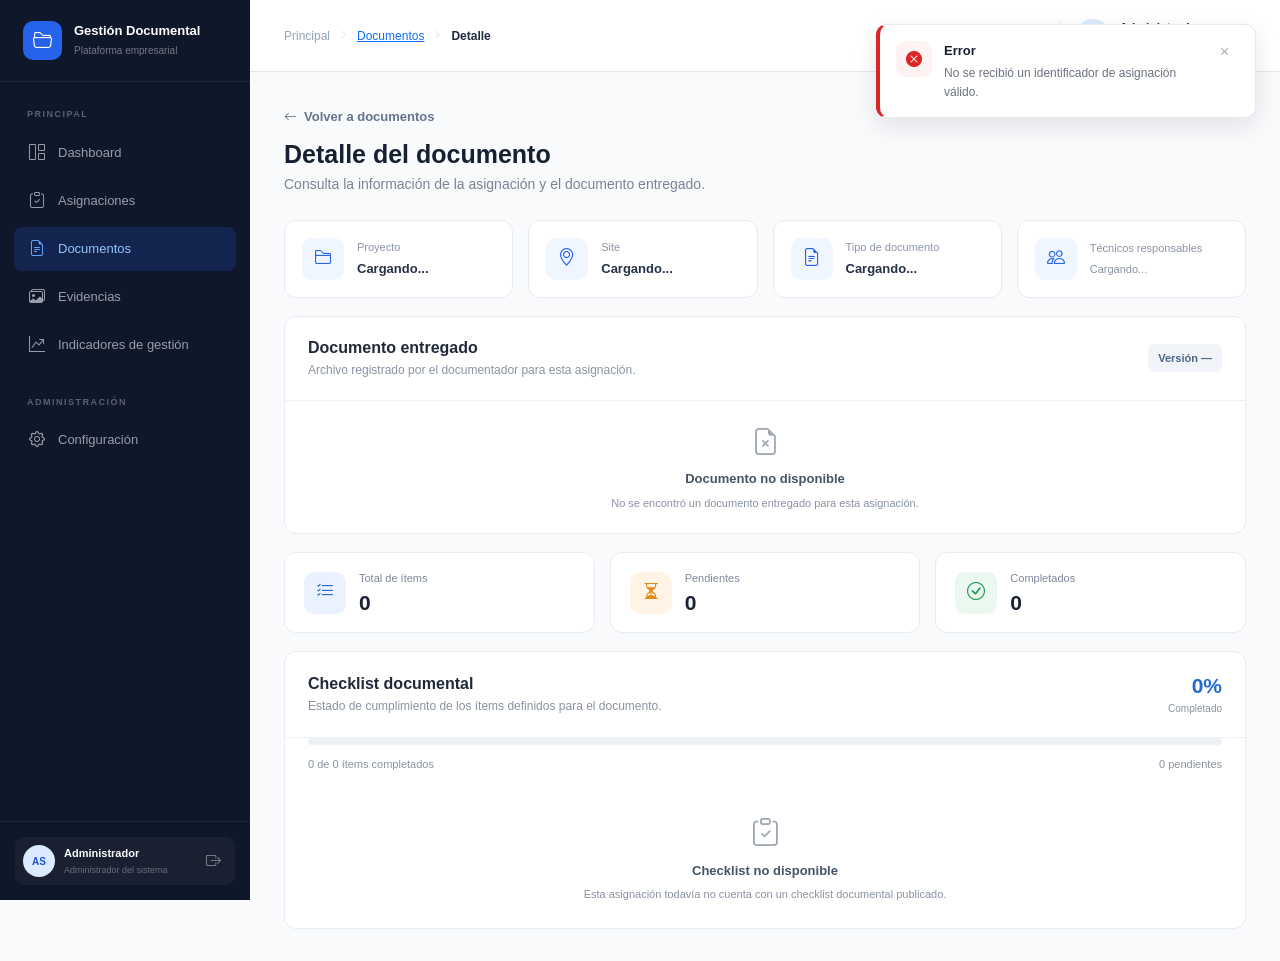
<file: frontend/administrador/detalle-documentos.html>
<!DOCTYPE html>
<html lang="es">
<head>
    <meta charset="UTF-8">
    <meta name="viewport" content="width=device-width, initial-scale=1.0">
    <title>Detalle del documento | Gestión Documental</title>

    <link href="https://cdn.jsdelivr.net/npm/bootstrap@5.3.3/dist/css/bootstrap.min.css" rel="stylesheet">
    <link rel="stylesheet" href="https://cdn.jsdelivr.net/npm/bootstrap-icons@1.11.3/font/bootstrap-icons.min.css">
    <link rel="stylesheet" href="css/dashboard.css">
    <link rel="stylesheet" href="css/detalle-documentos.css">
    <link rel="stylesheet" href="../shared/css/notificaciones.css">
    <link rel="stylesheet" href="../shared/css/logout.css">
</head>
<body>

<div class="app-layout">

    <aside class="sidebar" id="sidebar">
        <div class="sidebar-brand">
            <div class="sidebar-brand-icon">
                <i class="bi bi-folder2-open"></i>
            </div>
            <div>
                <strong>Gestión Documental</strong>
                <span>Plataforma empresarial</span>
            </div>
        </div>

        <nav class="sidebar-nav">
            <div class="nav-section-title">PRINCIPAL</div>

            <a href="dashboard.html" class="nav-item">
                <i class="bi bi-grid-1x2"></i>
                <span>Dashboard</span>
            </a>

            <a href="asignaciones.html" class="nav-item">
                <i class="bi bi-clipboard-check"></i>
                <span>Asignaciones</span>
            </a>

            <a href="documentos.html" class="nav-item active">
                <i class="bi bi-file-earmark-text"></i>
                <span>Documentos</span>
            </a>

            <a href="evidencias.html" class="nav-item">
                <i class="bi bi-images"></i>
                <span>Evidencias</span>
            </a>

            <a href="indicadores.html" class="nav-item">
                <i class="bi bi-graph-up-arrow"></i>
                <span>Indicadores de gestión</span>
            </a>

            <div class="nav-section-title nav-section-space">ADMINISTRACIÓN</div>

            <a href="administracion.html" class="nav-item">
                <i class="bi bi-gear"></i>
                <span>Configuración</span>
            </a>
        </nav>

        <div class="sidebar-footer">
            <div class="sidebar-user">
                <div class="user-avatar">AS</div>
                <div class="user-info">
                    <strong>Administrador</strong>
                    <span>Administrador del sistema</span>
                </div>
                <button
                    type="button"
                    class="sidebar-logout-button"
                    id="logoutButton"
                    title="Cerrar sesión"
                    aria-label="Cerrar sesión"
                    data-api-url="http://127.0.0.1:8000"
                    data-login-url="../index.html"
                >
                    <i class="bi bi-box-arrow-right"></i>
                </button>
            </div>
        </div>
    </aside>

    <div class="sidebar-overlay" id="sidebarOverlay"></div>

    <main class="main-content">

        <header class="topbar">
            <div class="topbar-left">
                <button
                    type="button"
                    class="mobile-menu-button"
                    id="mobileMenuButton"
                    aria-label="Abrir menú"
                >
                    <i class="bi bi-list"></i>
                </button>

                <div class="breadcrumb-area">
                    <span class="breadcrumb-section">Principal</span>
                    <i class="bi bi-chevron-right"></i>
                    <a href="documentos.html">Documentos</a>
                    <i class="bi bi-chevron-right"></i>
                    <strong>Detalle</strong>
                </div>
            </div>

            <div class="topbar-right">
                <button type="button" class="topbar-button notification-button" title="Notificaciones">
                    <i class="bi bi-bell"></i>
                    <span class="notification-dot"></span>
                </button>

                <div class="topbar-divider"></div>

                <div class="topbar-user">
                    <div class="topbar-avatar">AS</div>
                    <div class="topbar-user-info">
                        <strong>Administrador</strong>
                        <span>Administrador del sistema</span>
                    </div>
                    <i class="bi bi-chevron-down topbar-chevron"></i>
                </div>
            </div>
        </header>

        <section class="page-content">

            <div class="page-header">
                <div>
                    <a href="documentos.html" class="back-link">
                        <i class="bi bi-arrow-left"></i>
                        Volver a documentos
                    </a>

                    <h1 id="tituloAsignacion">Detalle del documento</h1>

                    <p id="subtituloAsignacion">
                        Consulta la información de la asignación y el documento entregado.
                    </p>
                </div>

                <span class="status-badge" id="estadoAsignacion" hidden></span>
            </div>

            <!-- INFORMACIÓN DE LA ASIGNACIÓN -->
            <div class="info-grid">

                <div class="info-card">
                    <div class="info-card-icon">
                        <i class="bi bi-folder2"></i>
                    </div>
                    <div>
                        <span class="info-label">Proyecto</span>
                        <strong id="infoProyecto">Cargando...</strong>
                    </div>
                </div>

                <div class="info-card">
                    <div class="info-card-icon">
                        <i class="bi bi-geo-alt"></i>
                    </div>
                    <div>
                        <span class="info-label">Site</span>
                        <strong id="infoSite">Cargando...</strong>
                    </div>
                </div>

                <div class="info-card">
                    <div class="info-card-icon">
                        <i class="bi bi-file-earmark-text"></i>
                    </div>
                    <div>
                        <span class="info-label">Tipo de documento</span>
                        <strong id="infoTipoDocumento">Cargando...</strong>
                    </div>
                </div>

                <div class="info-card">
                    <div class="info-card-icon">
                        <i class="bi bi-people"></i>
                    </div>
                    <div>
                        <span class="info-label">Técnicos responsables</span>
                        <div id="infoTecnicos" class="scope-list">
                            <span class="scope-empty">Cargando...</span>
                        </div>
                    </div>
                </div>

            </div>

            <!-- DOCUMENTO ENTREGADO -->
            <section class="document-card">

                <div class="section-header">
                    <div>
                        <h2>Documento entregado</h2>
                        <p>Archivo registrado por el documentador para esta asignación.</p>
                    </div>

                    <span class="document-version" id="documentVersion">Versión —</span>
                </div>

                <div class="document-file-detail" id="documentFileContent" hidden>

                    <div class="document-file-icon" id="documentFileIcon">
                        <i class="bi bi-file-earmark"></i>
                    </div>

                    <div class="document-file-data">
                        <strong id="documentFileName">Documento</strong>
                        <span id="documentFileDate">Fecha de entrega no disponible</span>
                    </div>

                    <div class="document-actions">

                        <button
                            type="button"
                            class="btn-download-document"
                            id="btnDescargarDocumento"
                        >
                            <i class="bi bi-download"></i>
                            Descargar documento
                        </button>

                        <button
                            type="button"
                            class="btn-download-document btn-approve-document"
                            id="btnAprobarAsignacion"
                        >
                            <i class="bi bi-check-circle"></i>
                            Aprobar
                        </button>

                        <button
                            type="button"
                            class="btn-download-document btn-observe-document"
                            id="btnObservarAsignacion"
                        >
                            <i class="bi bi-exclamation-circle"></i>
                            Observar
                        </button>

                    </div>

                </div>

                <div class="document-empty" id="documentEmptyState" hidden>
                    <i class="bi bi-file-earmark-x"></i>
                    <strong>Documento no disponible</strong>
                    <span>No se encontró un documento entregado para esta asignación.</span>
                </div>

                <div class="document-loading" id="documentLoading">
                    <div class="spinner-border spinner-border-sm" role="status"></div>
                    <span>Consultando documento...</span>
                </div>

            </section>

            <!-- RESUMEN DEL CHECKLIST DOCUMENTAL -->
            <div class="document-summary">

                <div class="summary-card">
                    <div class="summary-icon blue">
                        <i class="bi bi-list-check"></i>
                    </div>
                    <div>
                        <span class="summary-label">Total de ítems</span>
                        <strong id="totalItems">0</strong>
                    </div>
                </div>

                <div class="summary-card">
                    <div class="summary-icon orange">
                        <i class="bi bi-hourglass-split"></i>
                    </div>
                    <div>
                        <span class="summary-label">Pendientes</span>
                        <strong id="totalPendientes">0</strong>
                    </div>
                </div>

                <div class="summary-card">
                    <div class="summary-icon green">
                        <i class="bi bi-check-circle"></i>
                    </div>
                    <div>
                        <span class="summary-label">Completados</span>
                        <strong id="totalCompletados">0</strong>
                    </div>
                </div>

            </div>

            <!-- CHECKLIST DOCUMENTAL -->
            <section class="checklist-card">

                <div class="section-header checklist-header">
                    <div>
                        <h2>Checklist documental</h2>
                        <p>Estado de cumplimiento de los ítems definidos para el documento.</p>
                    </div>

                    <div class="checklist-progress">
                        <strong id="checklistProgressPercentage">0%</strong>
                        <span>Completado</span>
                    </div>
                </div>

                <div
                    class="progress-track"
                    id="checklistProgressContainer"
                    role="progressbar"
                    aria-label="Progreso del checklist documental"
                    aria-valuemin="0"
                    aria-valuemax="100"
                    aria-valuenow="0"
                >
                    <div class="progress-fill" id="checklistProgressBar"></div>
                </div>

                <div class="checklist-summary">
                    <span id="checklistCompletedCount">0 de 0 ítems completados</span>
                    <span id="checklistPendingCount">0 pendientes</span>
                </div>

                <div class="checklist-empty" id="checklistEmptyState" hidden>
                    <i class="bi bi-clipboard-check"></i>
                    <strong>Checklist no disponible</strong>
                    <span>Esta asignación todavía no cuenta con un checklist documental publicado.</span>
                </div>

                <div class="checklist-groups" id="checklistItems" hidden></div>

                <div class="checklist-loading" id="checklistLoading">
                    <div class="spinner-border spinner-border-sm" role="status"></div>
                    <span>Consultando checklist documental...</span>
                </div>

            </section>

        </section>
    </main>
</div>

<script src="https://cdn.jsdelivr.net/npm/bootstrap@5.3.3/dist/js/bootstrap.bundle.min.js"></script>
<script src="../shared/js/notificaciones.js"></script>
<script src="js/detalle-documentos.js"></script>
<script src="../shared/js/logout.js"></script>

</body>
</html>
</file>
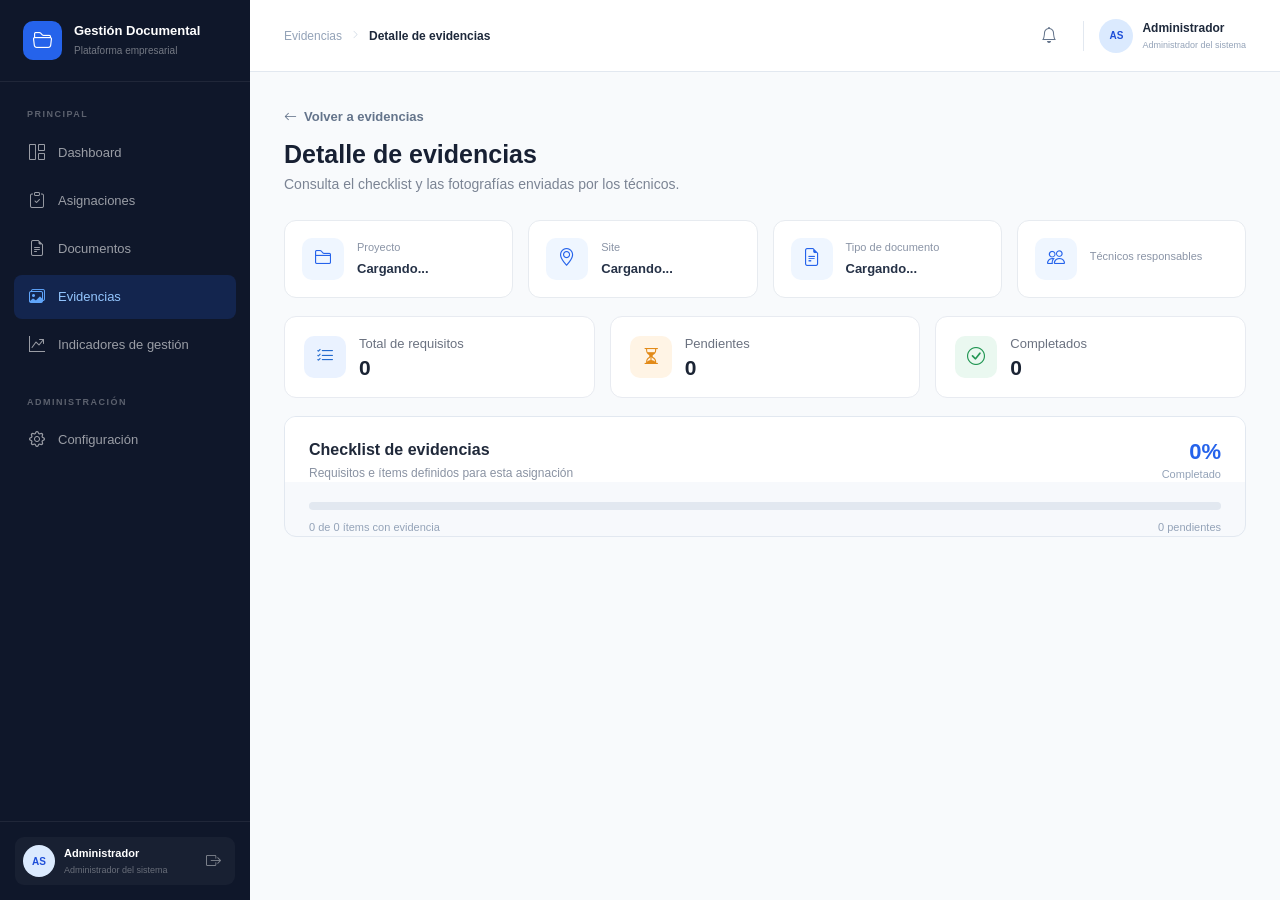
<file: frontend/administrador/detalle-evidencias.html>
<!DOCTYPE html>
<html lang="es">

<head>
    <meta charset="UTF-8">
    <meta name="viewport" content="width=device-width, initial-scale=1.0">

    <title>Detalle de evidencias | Gestión Documental</title>

    <link
        href="https://cdn.jsdelivr.net/npm/bootstrap@5.3.3/dist/css/bootstrap.min.css"
        rel="stylesheet"
    >

    <link
        rel="stylesheet"
        href="https://cdn.jsdelivr.net/npm/bootstrap-icons@1.11.3/font/bootstrap-icons.min.css"
    >

    <link rel="stylesheet" href="css/dashboard.css">
    <link rel="stylesheet" href="css/asignaciones.css">
    <link rel="stylesheet" href="css/detalle-asignacion.css">
    <link rel="stylesheet" href="css/detalle-evidencias.css">
    <link rel="stylesheet" href="../tecnico/css/detalle-asignacion.css">
    <link rel="stylesheet" href="../shared/css/logout.css">
</head>

<body>

<div class="app-layout">

    <!-- SIDEBAR -->
    <aside class="sidebar" id="sidebar">

        <div class="sidebar-brand">
            <div class="sidebar-brand-icon">
                <i class="bi bi-folder2-open"></i>
            </div>

            <div>
                <strong>Gestión Documental</strong>
                <span>Plataforma empresarial</span>
            </div>
        </div>

        <nav class="sidebar-nav">

            <div class="nav-section-title">PRINCIPAL</div>

            <a href="dashboard.html" class="nav-item">
                <i class="bi bi-grid-1x2"></i>
                <span>Dashboard</span>
            </a>

            <a href="asignaciones.html" class="nav-item">
                <i class="bi bi-clipboard-check"></i>
                <span>Asignaciones</span>
            </a>

            <a href="documentos.html" class="nav-item">
                <i class="bi bi-file-earmark-text"></i>
                <span>Documentos</span>
            </a>

            <a href="evidencias.html" class="nav-item active">
                <i class="bi bi-images"></i>
                <span>Evidencias</span>
            </a>

            <a href="indicadores.html" class="nav-item">
                <i class="bi bi-graph-up-arrow"></i>
                <span>Indicadores de gestión</span>
            </a>

            <div class="nav-section-title nav-section-space">
                ADMINISTRACIÓN
            </div>

            <a href="administracion.html" class="nav-item">
                <i class="bi bi-gear"></i>
                <span>Configuración</span>
            </a>

        </nav>

        <div class="sidebar-footer">

            <div class="sidebar-user">

                <div class="user-avatar">AS</div>

                <div class="user-info">
                    <strong>Administrador</strong>
                    <span>Administrador del sistema</span>
                </div>

                <button
                    type="button"
                    class="sidebar-logout-button"
                    id="logoutButton"
                    title="Cerrar sesión"
                    aria-label="Cerrar sesión"
                    data-api-url="http://127.0.0.1:8000"
                    data-login-url="../index.html"
                >
                    <i class="bi bi-box-arrow-right"></i>
                </button>

            </div>

        </div>

    </aside>

    <div class="sidebar-overlay" id="sidebarOverlay"></div>

    <!-- CONTENIDO PRINCIPAL -->
    <main class="main-content">

        <header class="topbar">

            <div class="topbar-left">

                <button
                    type="button"
                    class="mobile-menu-button"
                    id="mobileMenuButton"
                    aria-label="Abrir menú"
                >
                    <i class="bi bi-list"></i>
                </button>

                <div class="breadcrumb-area">
                    <span class="breadcrumb-section">Evidencias</span>
                    <i class="bi bi-chevron-right"></i>
                    <strong>Detalle de evidencias</strong>
                </div>

            </div>

            <div class="topbar-right">

                <div class="topbar-divider"></div>

                <div class="topbar-user">
                    <div class="topbar-avatar">AS</div>

                    <div class="topbar-user-info">
                        <strong>Administrador</strong>
                        <span>Administrador del sistema</span>
                    </div>
                </div>

            </div>

        </header>

        <section class="page-content">

            <!-- ENCABEZADO -->
            <div class="page-header">

                <div>

                    <a href="evidencias.html" class="back-link">
                        <i class="bi bi-arrow-left"></i>
                        Volver a evidencias
                    </a>

                    <h1 id="tituloAsignacion">
                        Detalle de evidencias
                    </h1>

                    <p id="subtituloAsignacion">
                        Consulta el checklist y las fotografías enviadas por los técnicos.
                    </p>

                </div>

                <span
                    class="status-badge"
                    id="estadoAsignacion"
                    hidden
                ></span>

            </div>

            <!-- INFORMACIÓN DE LA ASIGNACIÓN -->
            <div class="info-grid">

                <div class="info-card">
                    <div class="info-card-icon">
                        <i class="bi bi-folder2"></i>
                    </div>

                    <div>
                        <span class="info-label">Proyecto</span>
                        <strong id="infoProyecto">Cargando...</strong>
                    </div>
                </div>

                <div class="info-card">
                    <div class="info-card-icon">
                        <i class="bi bi-geo-alt"></i>
                    </div>

                    <div>
                        <span class="info-label">Site</span>
                        <strong id="infoSite">Cargando...</strong>
                    </div>
                </div>

                <div class="info-card">
                    <div class="info-card-icon">
                        <i class="bi bi-file-earmark-text"></i>
                    </div>

                    <div>
                        <span class="info-label">Tipo de documento</span>
                        <strong id="infoDocumento">Cargando...</strong>
                    </div>
                </div>

                <div class="info-card">
                    <div class="info-card-icon">
                        <i class="bi bi-people"></i>
                    </div>

                    <div>
                        <span class="info-label">Técnicos responsables</span>
                        <div id="infoTecnicos" class="scope-list"></div>
                    </div>
                </div>

            </div>

            <!-- RESUMEN DEL CHECKLIST -->
            <div class="evidence-summary">

                <div class="summary-card">
                    <div class="summary-icon blue">
                        <i class="bi bi-list-check"></i>
                    </div>

                    <div>
                        <span class="summary-label">Total de requisitos</span>
                        <strong id="totalRequisitos">0</strong>
                    </div>
                </div>

                <div class="summary-card">
                    <div class="summary-icon orange">
                        <i class="bi bi-hourglass-split"></i>
                    </div>

                    <div>
                        <span class="summary-label">Pendientes</span>
                        <strong id="totalPendientes">0</strong>
                    </div>
                </div>

                <div class="summary-card">
                    <div class="summary-icon green">
                        <i class="bi bi-check-circle"></i>
                    </div>

                    <div>
                        <span class="summary-label">Completados</span>
                        <strong id="totalCompletados">0</strong>
                    </div>
                </div>

            </div>

            <!-- CHECKLIST PUBLICADO -->
            <section class="panel-card checklist-panel" id="checklistPanel">

                <div class="panel-header document-checklist-header">

                    <div>
                        <h2>Checklist de evidencias</h2>
                        <p id="checklistSubtitle">
                            Requisitos e ítems definidos para esta asignación
                        </p>
                    </div>

                    <div class="document-checklist-progress">
                        <strong id="checklistProgressPercentage">0%</strong>
                        <span>Completado</span>
                    </div>

                </div>

                <div
                    class="document-progress-track"
                    role="progressbar"
                    aria-label="Progreso de evidencias"
                    aria-valuemin="0"
                    aria-valuemax="100"
                    aria-valuenow="0"
                    id="checklistProgressBarContainer"
                >
                    <div
                        class="document-progress-bar"
                        id="checklistProgressBar"
                    ></div>
                </div>

                <div class="document-checklist-summary">
                    <span id="checklistCompletedCount">
                        0 de 0 ítems con evidencia
                    </span>

                    <span id="checklistPendingCount">
                        0 pendientes
                    </span>
                </div>

                <div
                    class="document-checklist-empty"
                    id="checklistEmptyState"
                    hidden
                >
                    <i class="bi bi-clipboard-check"></i>
                    <strong>Checklist no disponible</strong>
                    <span>
                        El administrador todavía no ha publicado el checklist
                        de esta asignación.
                    </span>
                </div>

                <div id="checklistContent" hidden>

                    <div class="generated-checklist-status">
                        <span id="generatedChecklistStatus" class="is-published">
                            Publicado
                        </span>
                    </div>

                    <div
                        class="checklist document-checklist-groups"
                        id="checklistItems"
                    ></div>

                    <div class="checklist-footer-actions" id="checklistExportActions">
                        <button
                            type="button"
                            class="btn btn-primary btn-sm"
                            id="btnDescargarEvidencias"
                            disabled
                        >
                            <i class="bi bi-download"></i>
                            Descargar evidencias nuevas
                        </button>
                    </div>

                </div>

                <!-- MODAL DE CONFIRMACIÓN DE ARCHIVADO -->
                <div
                    class="modal fade"
                    id="modalArchivarEvidencias"
                    tabindex="-1"
                    aria-labelledby="modalArchivarEvidenciasLabel"
                    aria-hidden="true"
                >
                    <div class="modal-dialog modal-dialog-centered">
                        <div class="modal-content">

                            <div class="modal-header">
                                <h5
                                    class="modal-title"
                                    id="modalArchivarEvidenciasLabel"
                                >
                                    Confirmar archivado de evidencias
                                </h5>

                                <button
                                    type="button"
                                    class="btn-close"
                                    data-bs-dismiss="modal"
                                    aria-label="Cerrar"
                                ></button>
                            </div>

                            <div class="modal-body">

                                <p>
                                    Sube el archivo ZIP descargado a Google Drive.
                                    Después, pega aquí el enlace del archivo para
                                    confirmar el archivado.
                                </p>

                                <label
                                    for="enlaceDriveEvidencias"
                                    class="form-label"
                                >
                                    Enlace de Google Drive
                                </label>

                                <input
                                    type="url"
                                    class="form-control"
                                    id="enlaceDriveEvidencias"
                                    placeholder="https://drive.google.com/..."
                                >

                                <small class="text-muted d-block mt-2">
                                    Al confirmar, las fotografías archivadas se
                                    eliminarán de Backblaze B2, pero sus registros
                                    permanecerán en el sistema.
                                </small>

                            </div>

                            <div class="modal-footer">

                                <button
                                    type="button"
                                    class="btn btn-light"
                                    data-bs-dismiss="modal"
                                >
                                    Cancelar
                                </button>

                                <button
                                    type="button"
                                    class="btn btn-primary"
                                    id="btnConfirmarArchivado"
                                >
                                    <i class="bi bi-check-lg"></i>
                                    Confirmar archivado
                                </button>

                            </div>

                        </div>
                    </div>
                </div>

            </section>

        </section>

    </main>

</div>

<script src="https://cdn.jsdelivr.net/npm/bootstrap@5.3.3/dist/js/bootstrap.bundle.min.js"></script>
<script src="../shared/js/notificaciones.js"></script>
<script src="js/detalle-evidencias.js"></script>

<script src="../shared/js/logout.js"></script>

</body>
</html>
</file>
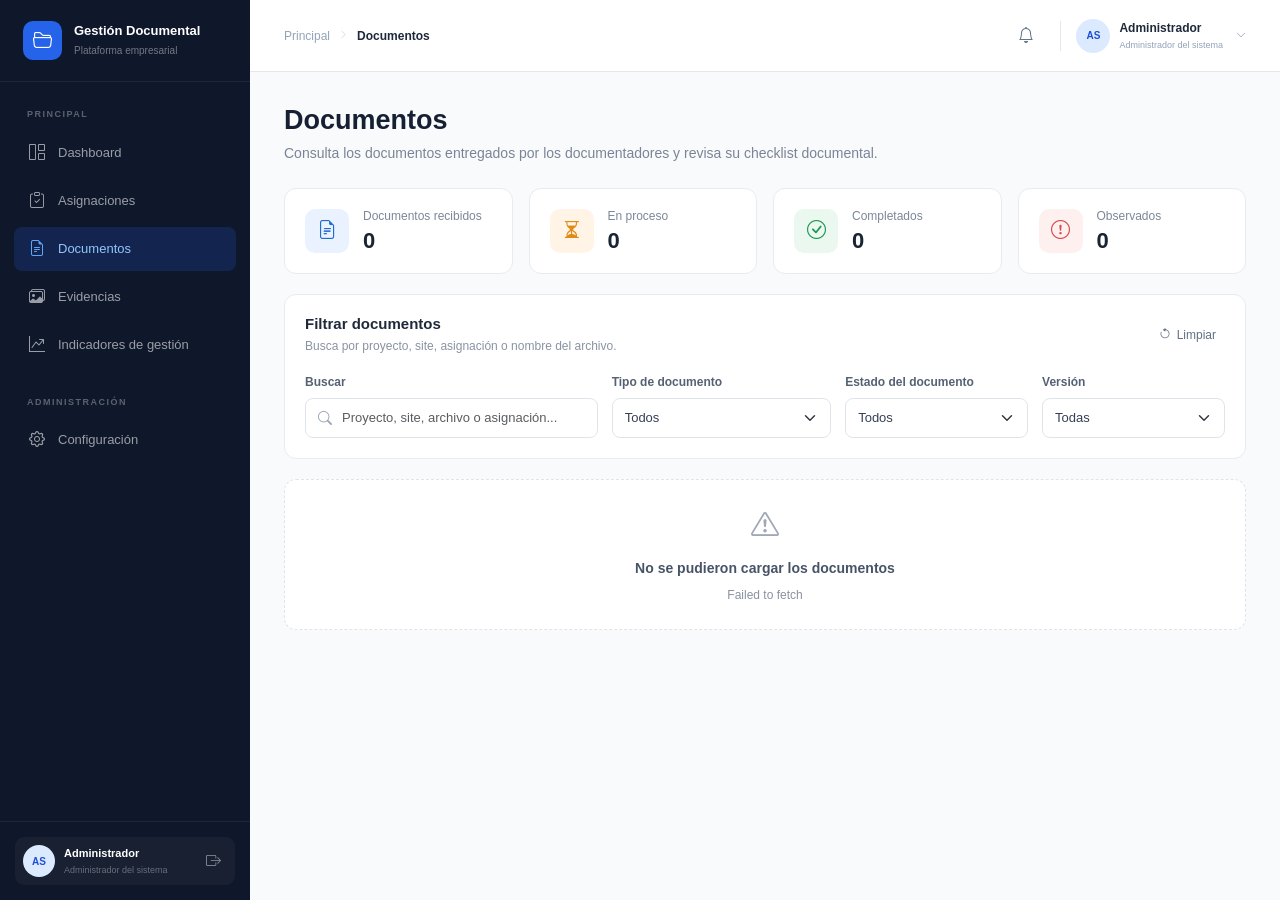
<file: frontend/administrador/documentos.html>
<!DOCTYPE html>
<html lang="es">
<head>
    <meta charset="UTF-8">
    <meta name="viewport" content="width=device-width, initial-scale=1.0">
    <title>Documentos | Gestión Documental</title>

    <link href="https://cdn.jsdelivr.net/npm/bootstrap@5.3.3/dist/css/bootstrap.min.css" rel="stylesheet">
    <link rel="stylesheet" href="https://cdn.jsdelivr.net/npm/bootstrap-icons@1.11.3/font/bootstrap-icons.min.css">
    <link rel="stylesheet" href="css/dashboard.css">
    <link rel="stylesheet" href="css/documentos.css">
    <link rel="stylesheet" href="../shared/css/notificaciones.css">
    <link rel="stylesheet" href="../shared/css/logout.css">
</head>
<body>

<div class="app-layout">

    <aside class="sidebar" id="sidebar">
        <div class="sidebar-brand">
            <div class="sidebar-brand-icon">
                <i class="bi bi-folder2-open"></i>
            </div>
            <div>
                <strong>Gestión Documental</strong>
                <span>Plataforma empresarial</span>
            </div>
        </div>

        <nav class="sidebar-nav">
            <div class="nav-section-title">PRINCIPAL</div>

            <a href="dashboard.html" class="nav-item">
                <i class="bi bi-grid-1x2"></i>
                <span>Dashboard</span>
            </a>

            <a href="asignaciones.html" class="nav-item">
                <i class="bi bi-clipboard-check"></i>
                <span>Asignaciones</span>
            </a>

            <a href="documentos.html" class="nav-item active">
                <i class="bi bi-file-earmark-text"></i>
                <span>Documentos</span>
            </a>

            <a href="evidencias.html" class="nav-item">
                <i class="bi bi-images"></i>
                <span>Evidencias</span>
            </a>

            <a href="indicadores.html" class="nav-item">
                <i class="bi bi-graph-up-arrow"></i>
                <span>Indicadores de gestión</span>
            </a>

            <div class="nav-section-title nav-section-space">ADMINISTRACIÓN</div>

            <a href="administracion.html" class="nav-item">
                <i class="bi bi-gear"></i>
                <span>Configuración</span>
            </a>
        </nav>

        <div class="sidebar-footer">
            <div class="sidebar-user">
                <div class="user-avatar">AS</div>
                <div class="user-info">
                    <strong>Administrador</strong>
                    <span>Administrador del sistema</span>
                </div>
                <button
                    type="button"
                    class="sidebar-logout-button"
                    id="logoutButton"
                    title="Cerrar sesión"
                    aria-label="Cerrar sesión"
                    data-api-url="http://127.0.0.1:8000"
                    data-login-url="../index.html"
                >
                    <i class="bi bi-box-arrow-right"></i>
                </button>
            </div>
        </div>
    </aside>

    <div class="sidebar-overlay" id="sidebarOverlay"></div>

    <main class="main-content">
        <header class="topbar">
            <div class="topbar-left">
                <button
                    type="button"
                    class="mobile-menu-button"
                    id="mobileMenuButton"
                    aria-label="Abrir menú"
                >
                    <i class="bi bi-list"></i>
                </button>

                <div class="breadcrumb-area">
                    <span class="breadcrumb-section">Principal</span>
                    <i class="bi bi-chevron-right"></i>
                    <strong>Documentos</strong>
                </div>
            </div>

            <div class="topbar-right">
                <button type="button" class="topbar-button notification-button" title="Notificaciones">
                    <i class="bi bi-bell"></i>
                    <span class="notification-dot"></span>
                </button>

                <div class="topbar-divider"></div>

                <div class="topbar-user">
                    <div class="topbar-avatar">AS</div>
                    <div class="topbar-user-info">
                        <strong>Administrador</strong>
                        <span>Administrador del sistema</span>
                    </div>
                    <i class="bi bi-chevron-down topbar-chevron"></i>
                </div>
            </div>
        </header>

        <section class="page-content">

            <div class="page-header">
                <div>
                    <h1>Documentos</h1>
                    <p>Consulta los documentos entregados por los documentadores y revisa su checklist documental.</p>
                </div>
            </div>

            <div class="document-summary">

                <div class="summary-card is-loading" aria-busy="true">
                    <div class="summary-icon blue">
                        <i class="bi bi-file-earmark-text"></i>
                    </div>
                    <div>
                        <span class="summary-label">Documentos recibidos</span>
                        <strong id="totalDocumentCount" class="skeleton-value">0</strong>
                    </div>
                </div>

                <div class="summary-card is-loading" aria-busy="true">
                    <div class="summary-icon orange">
                        <i class="bi bi-hourglass-split"></i>
                    </div>
                    <div>
                        <span class="summary-label">En proceso</span>
                        <strong id="processDocumentCount" class="skeleton-value">0</strong>
                    </div>
                </div>

                <div class="summary-card is-loading" aria-busy="true">
                    <div class="summary-icon green">
                        <i class="bi bi-check-circle"></i>
                    </div>
                    <div>
                        <span class="summary-label">Completados</span>
                        <strong id="completeDocumentCount" class="skeleton-value">0</strong>
                    </div>
                </div>

                <div class="summary-card is-loading" aria-busy="true">
                    <div class="summary-icon red">
                        <i class="bi bi-exclamation-circle"></i>
                    </div>
                    <div>
                        <span class="summary-label">Observados</span>
                        <strong id="observedDocumentCount" class="skeleton-value">0</strong>
                    </div>
                </div>

            </div>

            <div class="content-card filters-card">
                <div class="filters-header">
                    <div>
                        <h2>Filtrar documentos</h2>
                        <span>Busca por proyecto, site, asignación o nombre del archivo.</span>
                    </div>

                    <button type="button" class="btn-filter-reset" id="resetFilters">
                        <i class="bi bi-arrow-counterclockwise"></i>
                        Limpiar
                    </button>
                </div>

                <div class="filters-grid">

                    <div class="filter-group search-filter">
                        <label for="searchInput">Buscar</label>
                        <div class="input-icon">
                            <i class="bi bi-search"></i>
                            <input
                                type="text"
                                id="searchInput"
                                class="form-control"
                                placeholder="Proyecto, site, archivo o asignación..."
                            >
                        </div>
                    </div>

                    <div class="filter-group">
                        <label for="typeFilter">Tipo de documento</label>
                        <select id="typeFilter" class="form-select">
                            <option value="">Todos</option>
                        </select>
                    </div>

                    <div class="filter-group">
                        <label for="statusFilter">Estado del documento</label>
                        <select id="statusFilter" class="form-select">
                            <option value="">Todos</option>
                            <option value="en_proceso">En proceso</option>
                            <option value="completado">Completado</option>
                            <option value="observado">Observado</option>
                        </select>
                    </div>

                    <div class="filter-group">
                        <label for="versionFilter">Versión</label>
                        <select id="versionFilter" class="form-select">
                            <option value="">Todas</option>
                        </select>
                    </div>

                </div>
            </div>

            <div class="document-groups" id="documentTableBody" aria-busy="true">

                <article class="content-card document-assignment document-skeleton">
                    <div class="document-assignment-header">
                        <div class="document-assignment-main">
                            <div class="skeleton-placeholder skeleton-icon"></div>
                            <div class="document-assignment-title skeleton-heading">
                                <div class="skeleton-placeholder skeleton-short"></div>
                                <div class="skeleton-placeholder skeleton-title"></div>
                                <div class="skeleton-placeholder skeleton-medium"></div>
                            </div>
                        </div>
                        <div class="skeleton-placeholder skeleton-status"></div>
                    </div>

                    <div class="document-assignment-meta">
                        <div class="skeleton-meta">
                            <div class="skeleton-placeholder skeleton-label"></div>
                            <div class="skeleton-placeholder skeleton-file"></div>
                        </div>
                        <div class="skeleton-meta">
                            <div class="skeleton-placeholder skeleton-label"></div>
                            <div class="skeleton-placeholder skeleton-medium"></div>
                        </div>
                        <div class="skeleton-meta">
                            <div class="skeleton-placeholder skeleton-label"></div>
                            <div class="skeleton-placeholder skeleton-medium"></div>
                        </div>
                        <div class="skeleton-meta">
                            <div class="skeleton-placeholder skeleton-label"></div>
                            <div class="skeleton-placeholder skeleton-medium"></div>
                        </div>
                    </div>

                    <div class="document-assignment-footer">
                        <div class="skeleton-placeholder skeleton-footer-text"></div>
                        <div class="skeleton-placeholder skeleton-button"></div>
                    </div>
                </article>

                <article class="content-card document-assignment document-skeleton">
                    <div class="document-assignment-header">
                        <div class="document-assignment-main">
                            <div class="skeleton-placeholder skeleton-icon"></div>
                            <div class="document-assignment-title skeleton-heading">
                                <div class="skeleton-placeholder skeleton-short"></div>
                                <div class="skeleton-placeholder skeleton-title"></div>
                                <div class="skeleton-placeholder skeleton-medium"></div>
                            </div>
                        </div>
                        <div class="skeleton-placeholder skeleton-status"></div>
                    </div>

                    <div class="document-assignment-meta">
                        <div class="skeleton-meta">
                            <div class="skeleton-placeholder skeleton-label"></div>
                            <div class="skeleton-placeholder skeleton-file"></div>
                        </div>
                        <div class="skeleton-meta">
                            <div class="skeleton-placeholder skeleton-label"></div>
                            <div class="skeleton-placeholder skeleton-medium"></div>
                        </div>
                        <div class="skeleton-meta">
                            <div class="skeleton-placeholder skeleton-label"></div>
                            <div class="skeleton-placeholder skeleton-medium"></div>
                        </div>
                        <div class="skeleton-meta">
                            <div class="skeleton-placeholder skeleton-label"></div>
                            <div class="skeleton-placeholder skeleton-medium"></div>
                        </div>
                    </div>

                    <div class="document-assignment-footer">
                        <div class="skeleton-placeholder skeleton-footer-text"></div>
                        <div class="skeleton-placeholder skeleton-button"></div>
                    </div>
                </article>

                <article class="content-card document-assignment document-skeleton">
                    <div class="document-assignment-header">
                        <div class="document-assignment-main">
                            <div class="skeleton-placeholder skeleton-icon"></div>
                            <div class="document-assignment-title skeleton-heading">
                                <div class="skeleton-placeholder skeleton-short"></div>
                                <div class="skeleton-placeholder skeleton-title"></div>
                                <div class="skeleton-placeholder skeleton-medium"></div>
                            </div>
                        </div>
                        <div class="skeleton-placeholder skeleton-status"></div>
                    </div>

                    <div class="document-assignment-meta">
                        <div class="skeleton-meta">
                            <div class="skeleton-placeholder skeleton-label"></div>
                            <div class="skeleton-placeholder skeleton-file"></div>
                        </div>
                        <div class="skeleton-meta">
                            <div class="skeleton-placeholder skeleton-label"></div>
                            <div class="skeleton-placeholder skeleton-medium"></div>
                        </div>
                        <div class="skeleton-meta">
                            <div class="skeleton-placeholder skeleton-label"></div>
                            <div class="skeleton-placeholder skeleton-medium"></div>
                        </div>
                        <div class="skeleton-meta">
                            <div class="skeleton-placeholder skeleton-label"></div>
                            <div class="skeleton-placeholder skeleton-medium"></div>
                        </div>
                    </div>

                    <div class="document-assignment-footer">
            <div class="skeleton-placeholder skeleton-footer-text"></div>
            <div class="skeleton-placeholder skeleton-button"></div>
        </div>
    </article>

</div>

        </section>
    </main>
</div>

<script src="https://cdn.jsdelivr.net/npm/bootstrap@5.3.3/dist/js/bootstrap.bundle.min.js"></script>
<script src="../shared/js/notificaciones.js"></script>
<script src="js/documentos.js"></script>
<script src="../shared/js/logout.js"></script>

</body>
</html>
</file>
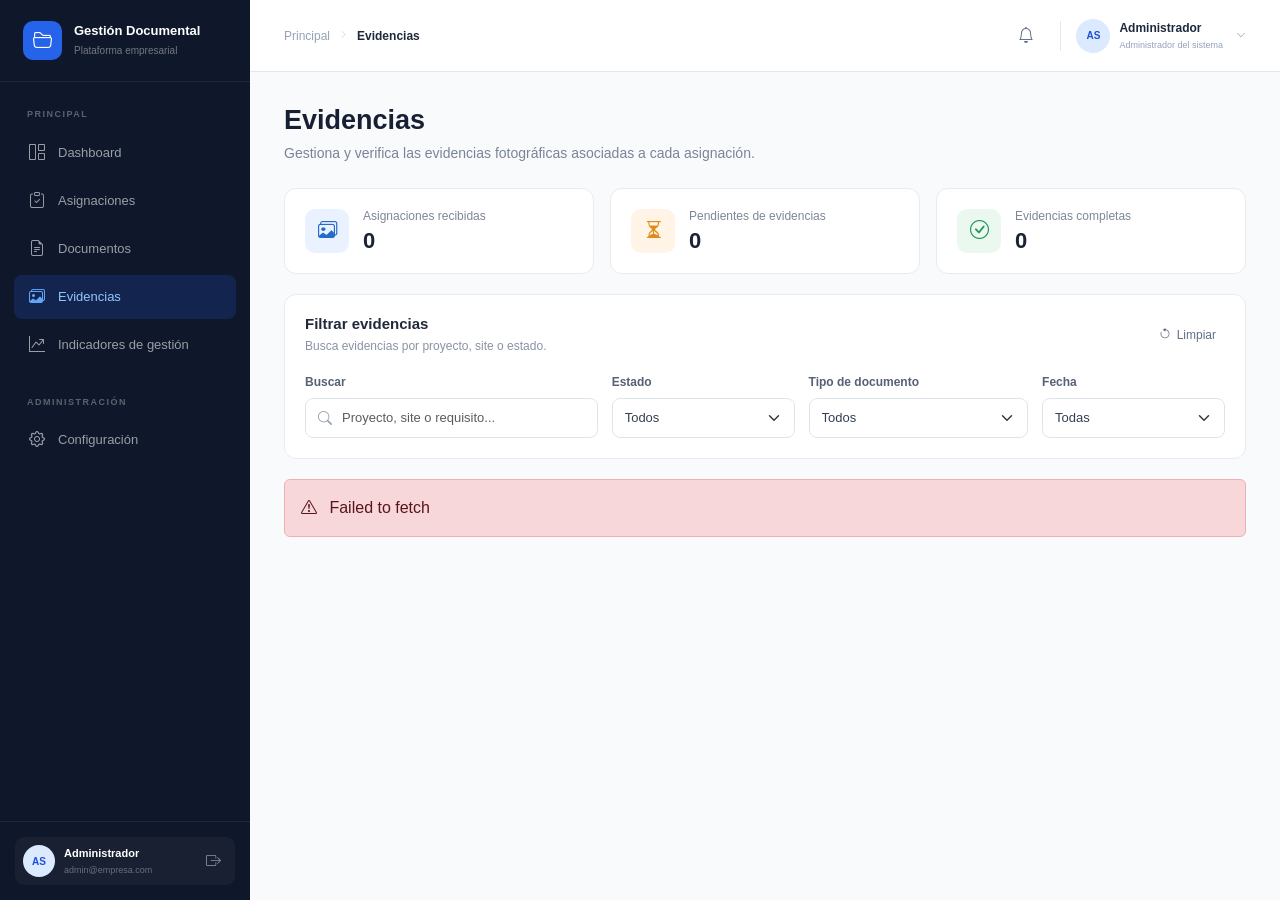
<file: frontend/administrador/evidencias.html>
<!DOCTYPE html>
<html lang="es">
<head>
    <meta charset="UTF-8">
    <meta name="viewport" content="width=device-width, initial-scale=1.0">

    <title>Evidencias | Gestión Documental</title>

    <link
        href="https://cdn.jsdelivr.net/npm/bootstrap@5.3.3/dist/css/bootstrap.min.css"
        rel="stylesheet"
    >

    <link
        rel="stylesheet"
        href="https://cdn.jsdelivr.net/npm/bootstrap-icons@1.11.3/font/bootstrap-icons.min.css"
    >

    <link rel="stylesheet" href="css/dashboard.css">
    <link rel="stylesheet" href="css/evidencias.css">
    <link rel="stylesheet" href="../shared/css/notificaciones.css">
    <link rel="stylesheet" href="../shared/css/logout.css">

</head>

<body>

<div class="app-layout">

    <!-- SIDEBAR -->
    <aside class="sidebar" id="sidebar">

        <div class="sidebar-brand">
            <div class="sidebar-brand-icon">
                <i class="bi bi-folder2-open"></i>
            </div>

            <div>
                <strong>Gestión Documental</strong>
                <span>Plataforma empresarial</span>
            </div>
        </div>

        <nav class="sidebar-nav">

            <div class="nav-section-title">
                PRINCIPAL
            </div>

            <a href="dashboard.html" class="nav-item">
                <i class="bi bi-grid-1x2"></i>
                <span>Dashboard</span>
            </a>

            <a href="asignaciones.html" class="nav-item">
                <i class="bi bi-clipboard-check"></i>
                <span>Asignaciones</span>
            </a>

            <a href="documentos.html" class="nav-item">
                <i class="bi bi-file-earmark-text"></i>
                <span>Documentos</span>
            </a>

            <a href="evidencias.html" class="nav-item active">
                <i class="bi bi-images"></i>
                <span>Evidencias</span>
            </a>

            <a href="indicadores.html" class="nav-item">
                <i class="bi bi-graph-up-arrow"></i>
                <span>Indicadores de gestión</span>
            </a>

            <div class="nav-section-title nav-section-space">
                ADMINISTRACIÓN
            </div>

            <a href="administracion.html" class="nav-item">
                <i class="bi bi-gear"></i>
                <span>Configuración</span>
            </a>

        </nav>

        <div class="sidebar-footer">

            <div class="sidebar-user">

                <div class="user-avatar">
                    AS
                </div>

                <div class="user-info">
                    <strong>Administrador</strong>
                    <span>admin@empresa.com</span>
                </div>

                <button
                    type="button"
                    class="sidebar-logout-button"
                    id="logoutButton"
                    title="Cerrar sesión"
                    aria-label="Cerrar sesión"
                    data-api-url="http://127.0.0.1:8000"
                    data-login-url="../index.html"
                >
                    <i class="bi bi-box-arrow-right"></i>
                </button>

            </div>

        </div>

    </aside>

    <!-- OVERLAY MOBILE -->
    <div class="sidebar-overlay" id="sidebarOverlay"></div>

    <!-- CONTENIDO PRINCIPAL -->
    <main class="main-content">

        <!-- TOPBAR -->
        <header class="topbar">

            <div class="topbar-left">

                <button
                    type="button"
                    class="mobile-menu-button"
                    id="mobileMenuButton"
                    aria-label="Abrir menú"
                >
                    <i class="bi bi-list"></i>
                </button>

                <div class="breadcrumb-area">
                    <span class="breadcrumb-section">Principal</span>
                    <i class="bi bi-chevron-right"></i>
                    <strong>Evidencias</strong>
                </div>

            </div>

            <div class="topbar-right">

                <button
                    type="button"
                    class="topbar-button notification-button"
                    title="Notificaciones"
                >
                    <i class="bi bi-bell"></i>
                    <span class="notification-dot"></span>
                </button>

                <div class="topbar-divider"></div>

                <div class="topbar-user">

                    <div class="topbar-avatar">
                        AS
                    </div>

                    <div class="topbar-user-info">
                        <strong>Administrador</strong>
                        <span>Administrador del sistema</span>
                    </div>

                    <i class="bi bi-chevron-down topbar-chevron"></i>

                </div>

            </div>

        </header>


        <!-- CONTENIDO -->
        <section class="page-content">

            <!-- ENCABEZADO -->
            <div class="page-header">

                <div>
                    <h1>Evidencias</h1>

                    <p>
                        Gestiona y verifica las evidencias fotográficas
                        asociadas a cada asignación.
                    </p>
                </div>

            </div>


            <!-- RESUMEN -->
            <div class="evidence-summary">

                <div class="summary-card is-loading" aria-busy="true">
                    <div class="summary-icon blue">
                        <i class="bi bi-images"></i>
                    </div>
                    <div>
                        <span class="summary-label">Asignaciones recibidas</span>
                        <strong id="totalEvidenceCount" class="skeleton-value">0</strong>
                    </div>
                </div>

                <div class="summary-card is-loading" aria-busy="true">
                    <div class="summary-icon orange">
                        <i class="bi bi-hourglass-split"></i>
                    </div>
                    <div>
                        <span class="summary-label">Pendientes de evidencias</span>
                        <strong id="pendingEvidenceCount" class="skeleton-value">0</strong>
                    </div>
                </div>

                <div class="summary-card is-loading" aria-busy="true">
                    <div class="summary-icon green">
                        <i class="bi bi-check-circle"></i>
                    </div>
                    <div>
                        <span class="summary-label">Evidencias completas</span>
                        <strong id="completeEvidenceCount" class="skeleton-value">0</strong>
                    </div>
                </div>

            </div>


            <!-- FILTROS -->
            <div class="content-card filters-card">

                <div class="filters-header">

                    <div>
                        <h2>Filtrar evidencias</h2>
                        <span>Busca evidencias por proyecto, site o estado.</span>
                    </div>

                    <button
                        type="button"
                        class="btn-filter-reset"
                        id="btnReset"
                    >
                        <i class="bi bi-arrow-counterclockwise"></i>
                        Limpiar
                    </button>

                </div>


                <div class="filters-grid">

                    <div class="filter-group search-filter">

                        <label for="searchInput">
                            Buscar
                        </label>

                        <div class="input-icon">

                            <i class="bi bi-search"></i>

                            <input
                                type="text"
                                id="searchInput"
                                class="form-control"
                                placeholder="Proyecto, site o requisito..."
                            >

                        </div>

                    </div>


                    <div class="filter-group">

                        <label for="statusFilter">
                            Estado
                        </label>

                        <select
                            id="statusFilter"
                            class="form-select"
                        >
                            <option value="">Todos</option>
                            <option value="completa">Completa</option>
                            <option value="pendiente">Pendiente</option>
                        </select>

                    </div>


                    <div class="filter-group">

                        <label for="documentTypeFilter">
                            Tipo de documento
                        </label>

                        <select
                            id="documentTypeFilter"
                            class="form-select"
                        >
                            <option value="">Todos</option>
                        </select>

                    </div>


                    <div class="filter-group">

                        <label for="dateFilter">
                            Fecha
                        </label>

                        <select
                            id="dateFilter"
                            class="form-select"
                        >
                            <option value="">Todas</option>
                            <option value="today">Hoy</option>
                            <option value="week">Últimos 7 días</option>
                            <option value="month">Este mes</option>
                        </select>

                    </div>

                </div>

            </div>

            <!-- EVIDENCIAS AGRUPADAS POR ASIGNACIÓN -->
            <div class="evidence-groups" id="evidenceTableBody" aria-busy="true">

                <article class="content-card evidence-assignment evidence-skeleton">
                    <div class="evidence-assignment-header">
                        <div class="evidence-assignment-main">
                            <div class="skeleton-placeholder skeleton-icon"></div>
                            <div class="evidence-assignment-title skeleton-title-group">
                                <div class="skeleton-placeholder skeleton-code"></div>
                                <div class="skeleton-placeholder skeleton-title"></div>
                                <div class="skeleton-placeholder skeleton-subtitle"></div>
                            </div>
                        </div>
                        <div class="skeleton-placeholder skeleton-status"></div>
                    </div>

                    <div class="evidence-assignment-meta">
                        <div class="evidence-meta-item">
                            <div class="skeleton-placeholder skeleton-label"></div>
                            <div class="skeleton-person">
                                <div class="skeleton-placeholder skeleton-avatar"></div>
                                <div class="skeleton-placeholder skeleton-person-name"></div>
                            </div>
                            <div class="skeleton-person">
                                <div class="skeleton-placeholder skeleton-avatar"></div>
                                <div class="skeleton-placeholder skeleton-person-name short"></div>
                            </div>
                        </div>

                        <div class="evidence-meta-item">
                            <div class="skeleton-placeholder skeleton-label"></div>
                            <div class="skeleton-placeholder skeleton-medium"></div>
                        </div>

                        <div class="evidence-meta-item evidence-progress">
                            <div class="skeleton-placeholder skeleton-label"></div>
                            <div class="skeleton-placeholder skeleton-progress-text"></div>
                            <div class="skeleton-placeholder skeleton-progress-bar"></div>
                            <div class="skeleton-placeholder skeleton-caption"></div>
                        </div>
                    </div>

                    <div class="evidence-assignment-footer">
                        <div class="skeleton-placeholder skeleton-footer-text"></div>
                        <div class="skeleton-placeholder skeleton-button"></div>
                    </div>
                </article>

                <article class="content-card evidence-assignment evidence-skeleton">
                    <div class="evidence-assignment-header">
                        <div class="evidence-assignment-main">
                            <div class="skeleton-placeholder skeleton-icon"></div>
                            <div class="evidence-assignment-title skeleton-title-group">
                                <div class="skeleton-placeholder skeleton-code"></div>
                                <div class="skeleton-placeholder skeleton-title"></div>
                                <div class="skeleton-placeholder skeleton-subtitle"></div>
                            </div>
                        </div>
                        <div class="skeleton-placeholder skeleton-status"></div>
                    </div>

                    <div class="evidence-assignment-meta">
                        <div class="evidence-meta-item">
                            <div class="skeleton-placeholder skeleton-label"></div>
                            <div class="skeleton-person">
                                <div class="skeleton-placeholder skeleton-avatar"></div>
                                <div class="skeleton-placeholder skeleton-person-name"></div>
                            </div>
                            <div class="skeleton-person">
                                <div class="skeleton-placeholder skeleton-avatar"></div>
                                <div class="skeleton-placeholder skeleton-person-name short"></div>
                            </div>
                        </div>

                        <div class="evidence-meta-item">
                            <div class="skeleton-placeholder skeleton-label"></div>
                            <div class="skeleton-placeholder skeleton-medium"></div>
                        </div>

                        <div class="evidence-meta-item evidence-progress">
                            <div class="skeleton-placeholder skeleton-label"></div>
                            <div class="skeleton-placeholder skeleton-progress-text"></div>
                            <div class="skeleton-placeholder skeleton-progress-bar"></div>
                            <div class="skeleton-placeholder skeleton-caption"></div>
                        </div>
                    </div>

                    <div class="evidence-assignment-footer">
                        <div class="skeleton-placeholder skeleton-footer-text"></div>
                        <div class="skeleton-placeholder skeleton-button"></div>
                    </div>
                </article>

            </div>

        </section>

    </main>

</div>


<script src="https://cdn.jsdelivr.net/npm/bootstrap@5.3.3/dist/js/bootstrap.bundle.min.js"></script>
<script src="../shared/js/notificaciones.js"></script>
<script src="js/evidencias.js"></script>

<script src="../shared/js/logout.js"></script>

</body>
</html>
</file>
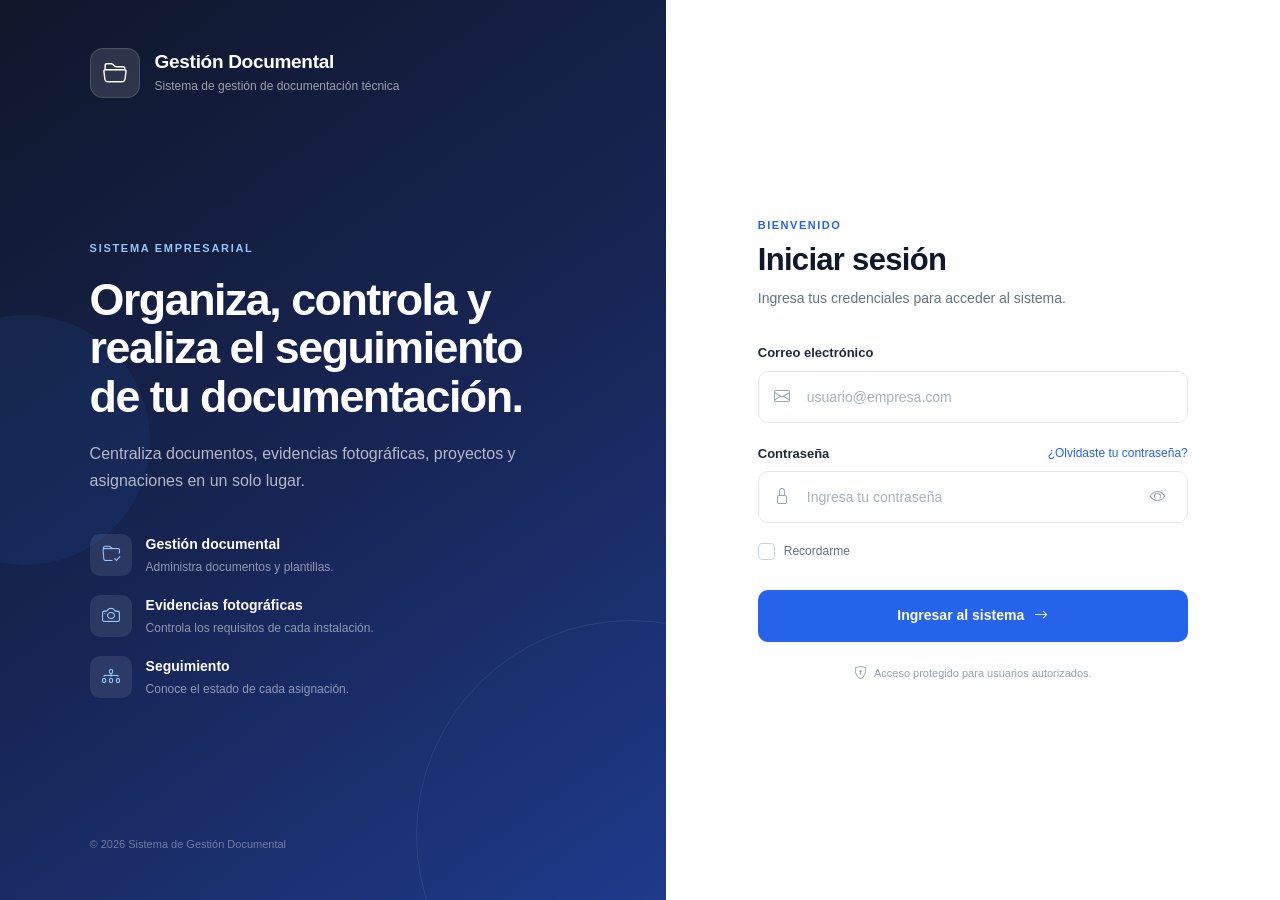
<file: frontend/documentador/asignaciones.html>
<!DOCTYPE html>
<html lang="es">
<head>
    <meta charset="UTF-8">
    <meta name="viewport" content="width=device-width, initial-scale=1.0">

    <title>Mis asignaciones | Gestión Documental</title>

    <link
        href="https://cdn.jsdelivr.net/npm/bootstrap@5.3.3/dist/css/bootstrap.min.css"
        rel="stylesheet"
    >

    <link
        href="https://cdn.jsdelivr.net/npm/bootstrap-icons@1.11.3/font/bootstrap-icons.min.css"
        rel="stylesheet"
    >

    <link rel="stylesheet" href="../shared/css/skeleton.css">
    <link rel="stylesheet" href="../administrador/css/dashboard.css">
    <link rel="stylesheet" href="../administrador/css/asignaciones.css">
    <link rel="stylesheet" href="css/asignaciones.css">
    <link rel="stylesheet" href="../shared/css/notificaciones.css">
    <link rel="stylesheet" href="../shared/css/logout.css">
</head>

<body>

<div class="app-layout">

    <aside class="sidebar" id="sidebar">

        <div class="sidebar-brand">
            <div class="sidebar-brand-icon">
                <i class="bi bi-folder2-open"></i>
            </div>

            <div>
                <strong>Gestión Documental</strong>
                <span>Plataforma empresarial</span>
            </div>
        </div>

        <nav class="sidebar-nav">
            <div class="nav-section-title">PRINCIPAL</div>

            <a href="asignaciones.html" class="nav-item active">
                <i class="bi bi-clipboard-check"></i>
                <span>Mis asignaciones</span>
            </a>
        </nav>

        <div class="sidebar-footer">
            <div class="sidebar-user">

                <div class="user-avatar" id="sidebarUserAvatar">D</div>

                <div class="user-info">
                    <strong id="sidebarUserName">Documentador</strong>
                    <span id="sidebarUserEmail">Usuario del sistema</span>
                </div>

                <button
                    type="button"
                    class="sidebar-logout-button"
                    id="logoutButton"
                    title="Cerrar sesión"
                    aria-label="Cerrar sesión"
                    data-api-url="http://127.0.0.1:8000"
                    data-login-url="../index.html"
                >
                    <i class="bi bi-box-arrow-right"></i>
                </button>

            </div>
        </div>

    </aside>

    <main class="main-content">

        <header class="topbar">

            <div class="topbar-left">

                <button
                    type="button"
                    class="mobile-menu-button"
                    id="mobileMenuButton"
                    aria-label="Abrir menú"
                >
                    <i class="bi bi-list"></i>
                </button>

                <div class="breadcrumb-area">
                    <span class="breadcrumb-section">Principal</span>
                    <i class="bi bi-chevron-right"></i>
                    <strong>Mis asignaciones</strong>
                </div>

            </div>

            <div class="topbar-right">

                <div class="topbar-divider"></div>

                <div class="topbar-user">
                    <div class="topbar-avatar" id="topbarUserAvatar">D</div>

                    <div class="topbar-user-info">
                        <strong id="topbarUserName">Documentador</strong>
                        <span>Documentador</span>
                    </div>
                </div>

            </div>

        </header>

        <div class="sidebar-overlay" id="sidebarOverlay"></div>

        <section class="assignments-page documentador-page">

            <div class="page-header">
                <div>
                    <h1>Mis asignaciones</h1>
                    <p>
                        Consulta las asignaciones que tienes a cargo y gestiona
                        la documentación correspondiente.
                    </p>
                </div>
            </div>

            <!-- RESUMEN -->
            <div class="assignment-summary">

                <div class="summary-card is-loading" aria-busy="true">
                    <div class="summary-icon total">
                        <i class="bi bi-clipboard-check"></i>
                    </div>

                    <div>
                        <span>Total asignaciones</span>
                        <strong id="totalAsignaciones" class="skeleton-value">0</strong>
                    </div>
                </div>

                <div class="summary-card is-loading" aria-busy="true">
                    <div class="summary-icon pending">
                        <i class="bi bi-clock"></i>
                    </div>

                    <div>
                        <span>Pendientes</span>
                        <strong id="asignacionesPendientes" class="skeleton-value">0</strong>
                    </div>
                </div>

                <div class="summary-card is-loading" aria-busy="true">
                    <div class="summary-icon process">
                        <i class="bi bi-pencil-square"></i>
                    </div>

                    <div>
                        <span>En documentación</span>
                        <strong id="asignacionesEnDocumentacion" class="skeleton-value">0</strong>
                    </div>
                </div>

                <div class="summary-card is-loading" aria-busy="true">
                    <div class="summary-icon complete">
                        <i class="bi bi-check-circle"></i>
                    </div>

                    <div>
                        <span>Completadas</span>
                        <strong id="asignacionesCompletadas" class="skeleton-value">0</strong>
                    </div>
                </div>

            </div>

            <!-- CLIENTE SELECCIONADO -->
            <div
                class="assignment-client-card is-loading"
                id="assignmentClientCard"
                aria-busy="true"
            >

                <div class="assignment-client-icon">
                    <i class="bi bi-building"></i>
                </div>

                <div class="assignment-client-info">
                    <h2 id="clienteAsignacionesNombre">Seleccionar cliente</h2>
                    <p id="clienteAsignacionesEstado">Cliente actual</p>
                </div>

                <button
                    type="button"
                    class="assignment-client-toggle"
                    id="btnCambiarCliente"
                    aria-label="Mostrar clientes"
                    aria-expanded="false"
                    aria-controls="selectorClientesPanel"
                >
                    <i class="bi bi-chevron-down" id="iconoCambiarCliente"></i>
                </button>

            </div>

            <!-- SELECTOR DE CLIENTES -->
            <div
                class="assignment-client-dropdown"
                id="selectorClientesPanel"
                hidden
            >
                <div class="assignment-client-dropdown-header">
                    <div>
                        <h3>Selecciona un cliente</h3>
                        <p>
                            Elige el cliente cuyas asignaciones deseas consultar.
                        </p>
                    </div>
                </div>

                <div
                    class="assignment-client-options"
                    id="listaClientesAsignaciones"
                ></div>

                <p
                    class="assignment-client-empty"
                    id="mensajeClientesVacios"
                    hidden
                >
                    No hay clientes disponibles.
                </p>
            </div>

            <select
                id="clienteAsignacionesSelect"
                class="visually-hidden"
                tabindex="-1"
                aria-hidden="true"
            >
                <option value="">Todos los clientes</option>
            </select>

            <!-- VISTAS POR ESTADO -->
            <div class="assignment-status-views">

                <button
                    type="button"
                    class="assignment-view-card active"
                    data-assignment-view="activas"
                    aria-pressed="true"
                >
                    <span class="assignment-view-icon active-icon">
                        <i class="bi bi-clock-history"></i>
                    </span>

                    <span class="assignment-view-content">
                        <strong>Activas</strong>
                        <small>Pendientes y en proceso</small>
                    </span>

                    <i class="bi bi-chevron-right assignment-view-arrow"></i>
                </button>

                <button
                    type="button"
                    class="assignment-view-card"
                    data-assignment-view="observadas"
                    aria-pressed="false"
                >
                    <span class="assignment-view-icon observed-icon">
                        <i class="bi bi-exclamation-circle"></i>
                    </span>

                    <span class="assignment-view-content">
                        <strong>Observadas</strong>
                        <small>Requieren atención</small>
                    </span>

                    <i class="bi bi-chevron-right assignment-view-arrow"></i>
                </button>

                <button
                    type="button"
                    class="assignment-view-card"
                    data-assignment-view="completadas"
                    aria-pressed="false"
                >
                    <span class="assignment-view-icon completed-icon">
                        <i class="bi bi-check-circle"></i>
                    </span>

                    <span class="assignment-view-content">
                        <strong>Completadas</strong>
                        <small>Trabajo finalizado</small>
                    </span>

                    <i class="bi bi-chevron-right assignment-view-arrow"></i>
                </button>

            </div>

            <!-- BÚSQUEDA -->
            <div class="assignment-list-toolbar">

                <div class="assignment-search">
                    <i class="bi bi-search"></i>

                    <input
                        type="text"
                        class="form-control"
                        id="searchInput"
                        placeholder="Buscar por proyecto, site o documento..."
                        aria-label="Buscar asignaciones"
                    >
                </div>

            </div>

            <!-- TABLA -->
            <div class="assignments-card">

                <div class="table-header">
                    <div>
                        <h2>Asignaciones registradas</h2>
                        <span id="totalResultados" class="skeleton-line-text">
                            Cargando asignaciones...
                        </span>
                    </div>
                </div>

                <div class="table-responsive">

                    <table class="assignments-table documentador-table">
                        <thead>
                            <tr>
                                <th>Asignación</th>
                                <th>Site</th>
                                <th>Subproyecto</th>
                                <th>Documento</th>
                                <th>Fecha límite</th>
                                <th>Estado</th>
                                <th>Acciones</th>
                            </tr>
                        </thead>

                        <tbody id="assignmentTableBody" aria-busy="true">
                            <tr class="skeleton-row">
                                <td><div class="skeleton-cell"></div></td>
                                <td><div class="skeleton-cell"></div></td>
                                <td><div class="skeleton-cell"></div></td>
                                <td><div class="skeleton-cell"></div></td>
                                <td><div class="skeleton-cell"></div></td>
                                <td><div class="skeleton-cell"></div></td>
                                <td><div class="skeleton-cell"></div></td>
                            </tr>
                            <tr class="skeleton-row">
                                <td><div class="skeleton-cell"></div></td>
                                <td><div class="skeleton-cell"></div></td>
                                <td><div class="skeleton-cell"></div></td>
                                <td><div class="skeleton-cell"></div></td>
                                <td><div class="skeleton-cell"></div></td>
                                <td><div class="skeleton-cell"></div></td>
                                <td><div class="skeleton-cell"></div></td>
                            </tr>
                            <tr class="skeleton-row">
                                <td><div class="skeleton-cell"></div></td>
                                <td><div class="skeleton-cell"></div></td>
                                <td><div class="skeleton-cell"></div></td>
                                <td><div class="skeleton-cell"></div></td>
                                <td><div class="skeleton-cell"></div></td>
                                <td><div class="skeleton-cell"></div></td>
                                <td><div class="skeleton-cell"></div></td>
                            </tr>
                        </tbody>
                    </table>

                </div>

                <div class="table-footer">
                    <span id="contadorAsignaciones" class="skeleton-line-text">
                        Cargando asignaciones...
                    </span>

                    <div
                        class="pagination"
                        id="paginacionAsignaciones"
                        aria-label="Paginación de asignaciones"
                    ></div>
                </div>

            </div>

        </section>

    </main>

</div>

<script src="https://cdn.jsdelivr.net/npm/bootstrap@5.3.3/dist/js/bootstrap.bundle.min.js"></script>
<script src="../shared/js/notificaciones.js"></script>
<script src="js/asignaciones.js"></script>
<script src="../shared/js/logout.js"></script>

</body>
</html>
</file>
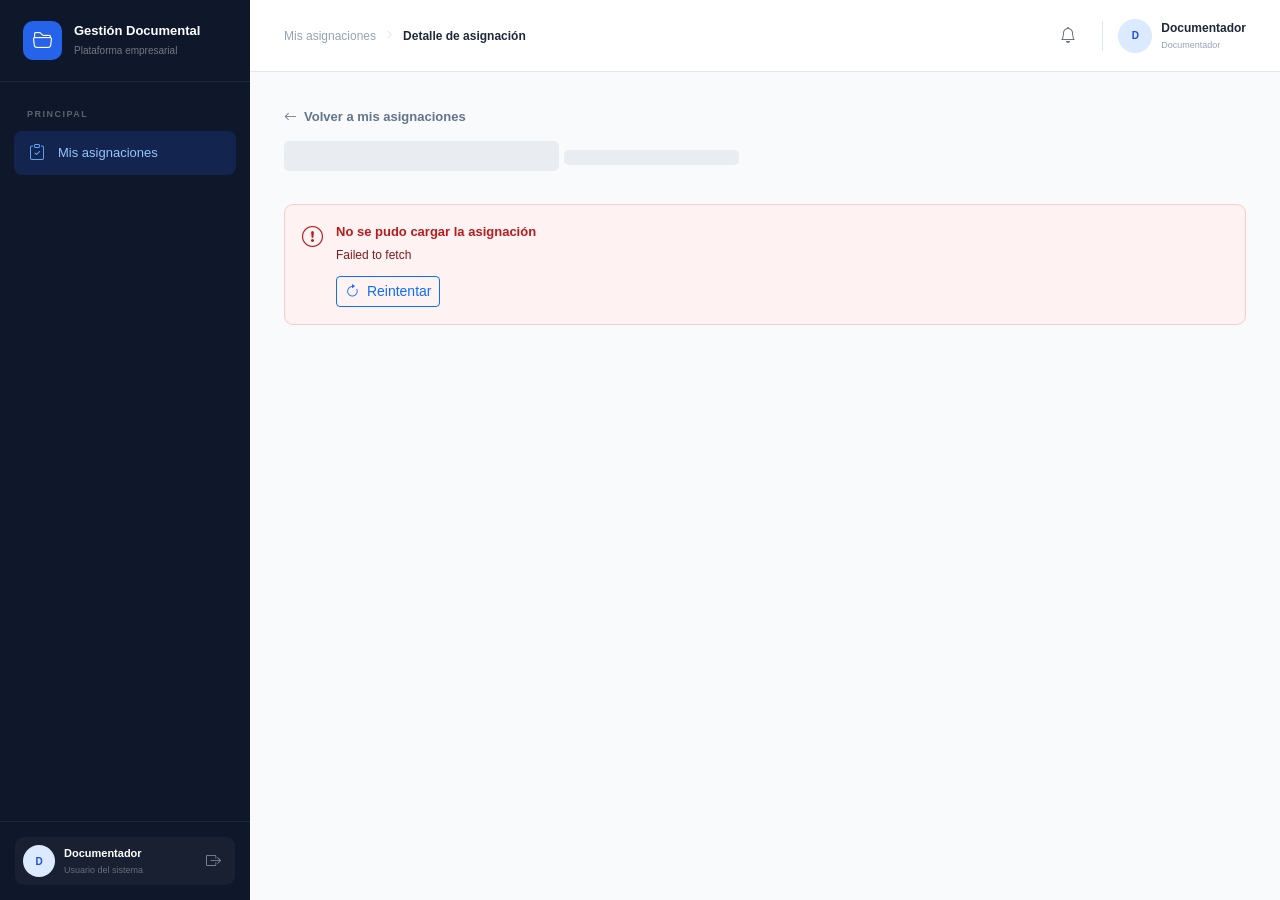
<file: frontend/documentador/detalle-asignacion.html>
<!DOCTYPE html>
<html lang="es">
<head>
    <meta charset="UTF-8">
    <meta name="viewport" content="width=device-width, initial-scale=1.0">

    <title>Detalle de asignación | Gestión Documental</title>

    <link
        href="https://cdn.jsdelivr.net/npm/bootstrap@5.3.3/dist/css/bootstrap.min.css"
        rel="stylesheet"
    >

    <link
        href="https://cdn.jsdelivr.net/npm/bootstrap-icons@1.11.3/font/bootstrap-icons.min.css"
        rel="stylesheet"
    >

    <link rel="stylesheet" href="../shared/css/skeleton.css">
    <link rel="stylesheet" href="../administrador/css/dashboard.css">
    <link rel="stylesheet" href="../administrador/css/asignaciones.css">
    <link rel="stylesheet" href="../administrador/css/detalle-asignacion.css">
    <link rel="stylesheet" href="css/detalle-asignacion.css">
    <link rel="stylesheet" href="../shared/css/notificaciones.css">
    <link rel="stylesheet" href="../shared/css/logout.css">
</head>

<body>

<div
    id="notificationContainer"
    class="notification-container"
    aria-live="polite"
    aria-relevant="additions"
></div>

<div class="app-layout">

    <!-- SIDEBAR -->
    <aside class="sidebar" id="sidebar">

        <div class="sidebar-brand">
            <div class="sidebar-brand-icon">
                <i class="bi bi-folder2-open"></i>
            </div>

            <div>
                <strong>Gestión Documental</strong>
                <span>Plataforma empresarial</span>
            </div>
        </div>

        <nav class="sidebar-nav">
            <div class="nav-section-title">PRINCIPAL</div>

            <a href="asignaciones.html" class="nav-item active">
                <i class="bi bi-clipboard-check"></i>
                <span>Mis asignaciones</span>
            </a>
        </nav>

        <div class="sidebar-footer">
            <div class="sidebar-user">

                <div class="user-avatar" id="sidebarUserAvatar">D</div>

                <div class="user-info">
                    <strong id="sidebarUserName">Documentador</strong>
                    <span id="sidebarUserEmail">Usuario del sistema</span>
                </div>

                <button
                    type="button"
                    class="sidebar-logout-button"
                    id="logoutButton"
                    title="Cerrar sesión"
                    aria-label="Cerrar sesión"
                    data-api-url="http://127.0.0.1:8000"
                    data-login-url="../index.html"
                >
                    <i class="bi bi-box-arrow-right"></i>
                </button>

            </div>
        </div>

    </aside>

    <!-- CONTENIDO PRINCIPAL -->
    <main class="main-content">

        <header class="topbar">

            <div class="topbar-left">

                <button
                    type="button"
                    class="mobile-menu-button"
                    id="mobileMenuButton"
                    aria-label="Abrir menú"
                >
                    <i class="bi bi-list"></i>
                </button>

                <div class="breadcrumb-area">
                    <span class="breadcrumb-section">Mis asignaciones</span>
                    <i class="bi bi-chevron-right"></i>
                    <strong>Detalle de asignación</strong>
                </div>

            </div>

            <div class="topbar-right">

                <div class="topbar-divider"></div>

                <div class="topbar-user">

                    <div class="topbar-avatar" id="topbarUserAvatar">D</div>

                    <div class="topbar-user-info">
                        <strong id="topbarUserName">Documentador</strong>
                        <span>Documentador</span>
                    </div>

                </div>

            </div>

        </header>

        <div class="sidebar-overlay" id="sidebarOverlay"></div>

        <div class="page-content documentador-detail-page">

            <!-- ENCABEZADO -->
            <div class="page-header">

                <div>

                    <a href="asignaciones.html" class="back-link">
                        <i class="bi bi-arrow-left"></i>
                        Volver a mis asignaciones
                    </a>

                    <div class="title-row">

                        <div>
                            <h1 id="tituloAsignacion" class="skeleton-line-text">
                                Cargando asignación...
                            </h1>

                            <p id="subtituloAsignacion" class="skeleton-line-text"></p>
                        </div>

                        <span
                            class="status-badge"
                            id="estadoAsignacion"
                            hidden
                        >
                            <span></span>
                        </span>

                    </div>

                </div>

            </div>

            <div id="detalleError" class="detail-error" hidden>
                <i class="bi bi-exclamation-circle"></i>

                <div>
                    <strong>No se pudo cargar la asignación</strong>
                    <p id="detalleErrorMensaje">
                        Comprueba tu conexión e inténtalo nuevamente.
                    </p>

                    <button
                        type="button"
                        class="btn btn-outline-primary btn-sm"
                        id="btnReintentarDetalle"
                    >
                        <i class="bi bi-arrow-clockwise me-1"></i>
                        Reintentar
                    </button>
                </div>
            </div>

            <div id="detalleContenido" aria-busy="true">

                <!-- INFORMACIÓN GENERAL -->
                <section class="info-grid">

                    <div class="info-card">
                        <div class="info-card-icon">
                            <i class="bi bi-building"></i>
                        </div>

                        <div>
                            <span class="info-label">Cliente</span>
                            <strong id="clienteAsignacion" class="skeleton-line-text"></strong>
                        </div>
                    </div>

                    <div class="info-card">
                        <div class="info-card-icon">
                            <i class="bi bi-geo-alt"></i>
                        </div>

                        <div>
                            <span class="info-label">Site</span>
                            <strong id="siteAsignacion" class="skeleton-line-text"></strong>
                        </div>
                    </div>

                    <div class="info-card">
                        <div class="info-card-icon">
                            <i class="bi bi-file-earmark-text"></i>
                        </div>

                        <div>
                            <span class="info-label">Tipo de documento</span>
                            <strong id="tipoDocumentoAsignacion" class="skeleton-line-text"></strong>
                        </div>
                    </div>

                    <div class="info-card">
                        <div class="info-card-icon">
                            <i class="bi bi-list-check"></i>
                        </div>

                        <div class="info-card-content">
                            <span class="info-label">Alcances</span>
                            <div id="alcanceAsignacion" class="scope-list detail-skeleton-stack">
                                <div class="skeleton-block"></div>
                                <div class="skeleton-block"></div>
                                <div class="skeleton-block"></div>
                            </div>
                        </div>
                    </div>

                </section>

                <!-- FECHAS E HISTORIAL -->
                <section class="content-grid documentador-detail-grid">

                    <!-- FECHAS DE LA ASIGNACIÓN -->
                    <div class="panel-card document-dates-card">

                        <div class="panel-header">
                            <div>
                                <h2>Fechas de la asignación</h2>
                                <p>Plazo establecido para la elaboración</p>
                            </div>
                        </div>

                        <div class="date-list">

                            <div class="date-row">
                                <div class="date-icon">
                                    <i class="bi bi-calendar-plus"></i>
                                </div>
                                <div>
                                    <span>Fecha de asignación</span>
                                    <strong id="fechaAsignacion" class="skeleton-line-text"></strong>
                                </div>
                            </div>

                            <div class="date-row">
                                <div class="date-icon">
                                    <i class="bi bi-calendar-event"></i>
                                </div>
                                <div>
                                    <span>Fecha límite</span>
                                    <strong id="fechaLimiteAsignacion" class="skeleton-line-text"></strong>
                                </div>
                            </div>

                            <div class="date-row">
                                <div class="date-icon">
                                    <i class="bi bi-hourglass-split"></i>
                                </div>
                                <div>
                                    <span>Días restantes</span>
                                    <strong id="diasRestantesAsignacion" class="skeleton-line-text"></strong>
                                </div>
                            </div>

                        </div>

                    </div>

                    <!-- HISTORIAL DE OPERACIONES -->
                    <div class="panel-card document-history-panel">

                        <div class="panel-header">
                            <div>
                                <h2>Historial de operaciones</h2>
                                <p>Registro de las operaciones realizadas sobre el documento</p>
                            </div>

                            <i class="bi bi-clock-history history-header-icon"></i>
                        </div>

                        <div id="documentHistory" class="document-history-list">
                            <div class="detail-history-skeleton">
                                <div class="skeleton-circle"></div>
                                <div class="detail-history-skeleton-info">
                                    <div class="skeleton-block"></div>
                                    <div class="skeleton-block"></div>
                                    <div class="skeleton-block"></div>
                                </div>
                            </div>

                            <div class="detail-history-skeleton">
                                <div class="skeleton-circle"></div>
                                <div class="detail-history-skeleton-info">
                                    <div class="skeleton-block"></div>
                                    <div class="skeleton-block"></div>
                                    <div class="skeleton-block"></div>
                                </div>
                            </div>
                        </div>

                    </div>

                </section>

                <!-- RECURSOS PARA DOCUMENTACIÓN -->
                <section class="document-resources-grid">

                    <div class="panel-card document-resource-card">

                        <div class="panel-header">
                            <div>
                                <h2>Plantilla asignada</h2>
                                <p id="plantillaNombre" class="skeleton-line-text">
                                    Plantilla correspondiente a la asignación
                                </p>
                            </div>

                            <i class="bi bi-file-earmark-arrow-down resource-header-icon"></i>
                        </div>

                        <div class="resource-content">
                            <div class="resource-icon template-icon">
                                <i class="bi bi-file-earmark-spreadsheet"></i>
                            </div>

                            <div class="resource-description">
                                <strong>Descargar plantilla</strong>
                                <span>
                                    Utiliza el formato establecido para elaborar
                                    el documento.
                                </span>
                            </div>

                            <button
                                type="button"
                                class="btn btn-outline-primary"
                                id="btnDescargarPlantilla"
                            >
                                <i class="bi bi-download me-1"></i>
                                Descargar
                            </button>
                        </div>

                    </div>

                    <div class="panel-card document-resource-card">

                        <div class="panel-header">
                            <div>
                                <h2>Carpeta de evidencias</h2>
                                <p>Archivos proporcionados para elaborar el documento</p>
                            </div>

                            <i class="bi bi-google resource-header-icon"></i>
                        </div>

                        <div class="resource-content">
                            <div class="resource-icon drive-icon">
                                <i class="bi bi-folder2-open"></i>
                            </div>

                            <div class="resource-description">
                                <strong>Google Drive</strong>
                                <span id="driveEstado" class="skeleton-line-text">
                                    Consultando carpeta de evidencias...
                                </span>
                            </div>

                            <a
                                href="#"
                                target="_blank"
                                rel="noopener noreferrer"
                                class="btn btn-outline-primary disabled"
                                id="btnAbrirDrive"
                                aria-disabled="true"
                            >
                                <i class="bi bi-box-arrow-up-right me-1"></i>
                                Abrir carpeta
                            </a>
                        </div>

                    </div>

                </section>

                <!-- CHECKLIST DOCUMENTAL -->
                <section class="panel-card document-checklist-panel">

                    <div class="panel-header document-checklist-header">

                        <div>
                            <h2>Checklist documental</h2>
                            <p>
                                Marca los ítems que hayas atendido durante la
                                elaboración del documento.
                            </p>
                        </div>

                        <div class="document-checklist-progress">
                            <strong id="checklistProgressPercentage" class="skeleton-line-text">
                                0%
                            </strong>
                            <span>Completado</span>
                        </div>

                    </div>

                    <div class="document-progress-track">
                        <div
                            class="document-progress-bar"
                            id="checklistProgressBar"
                        ></div>
                    </div>

                    <div class="document-checklist-summary">
                        <span id="checklistCompletedCount" class="skeleton-line-text">
                            0 de 0 ítems atendidos
                        </span>

                        <span id="checklistPendingCount" class="skeleton-line-text">
                            0 pendientes
                        </span>
                    </div>

                    <div
                        id="checklistSkeleton"
                        class="detail-document-checklist-skeleton"
                        aria-busy="true"
                    >
                        <div class="detail-document-skeleton-group">
                            <div class="detail-document-skeleton-heading">
                                <div class="skeleton-block"></div>
                                <div class="skeleton-block"></div>
                            </div>

                            <div class="detail-document-skeleton-item">
                                <div class="skeleton-block"></div>
                                <div class="skeleton-block"></div>
                            </div>

                            <div class="detail-document-skeleton-item">
                                <div class="skeleton-block"></div>
                                <div class="skeleton-block"></div>
                            </div>
                        </div>

                        <div class="detail-document-skeleton-group">
                            <div class="detail-document-skeleton-heading">
                                <div class="skeleton-block"></div>
                                <div class="skeleton-block"></div>
                            </div>

                            <div class="detail-document-skeleton-item">
                                <div class="skeleton-block"></div>
                                <div class="skeleton-block"></div>
                            </div>
                        </div>
                    </div>

                    <div
                        class="document-checklist-empty"
                        id="checklistEmptyState"
                        hidden
                    >
                        <i class="bi bi-clipboard-check"></i>
                        <strong>Checklist no disponible</strong>
                        <span>
                            El administrador todavía no ha publicado el checklist
                            de esta asignación.
                        </span>
                    </div>

                    <div id="checklistItems" class="document-checklist-groups"></div>

                </section>

                <!-- DOCUMENTO ELABORADO -->
                <section class="panel-card document-file-panel">

                    <div class="panel-header">
                        <div>
                            <h2>Documento elaborado</h2>
                            <p>
                                Carga el documento correspondiente a esta asignación.
                            </p>
                        </div>

                        <span class="document-file-status" id="documentFileStatus">
                            Sin documento
                        </span>
                    </div>

                    <div id="documentoActual" class="document-current-file" hidden>

                        <div class="document-current-icon">
                            <i class="bi bi-file-earmark-check"></i>
                        </div>

                        <div class="document-current-info">
                            <strong id="documentoNombre"></strong>
                            <span id="documentoFecha"></span>
                        </div>

                        <button
                            type="button"
                            class="btn btn-outline-primary btn-sm"
                            id="btnDescargarDocumento"
                        >
                            <i class="bi bi-download me-1"></i>
                            Descargar
                        </button>

                    </div>

                    <div class="document-upload-area upload-area">

                        <div class="upload-icon">
                            <i class="bi bi-cloud-arrow-up"></i>
                        </div>

                        <strong id="documentUploadTitle">Cargar documento</strong>

                        <span id="documentUploadDescription">
                            Selecciona el archivo elaborado para esta asignación.
                        </span>

                        <input
                            type="file"
                            id="documentFileInput"
                            accept=".xlsx,.xls,.docx,.doc,.pdf,.pptx,.ppt,.odt,.ods"
                        >

                        <label for="documentFileInput" class="file-label">
                            <i class="bi bi-folder2-open me-1"></i>
                            Seleccionar archivo
                        </label>

                        <p id="documentSelectedFile">Ningún archivo seleccionado</p>

                        <button
                            type="button"
                            class="btn-primary-custom mt-3"
                            id="btnCargarDocumento"
                            disabled
                        >
                            <i class="bi bi-upload me-1"></i>
                            Cargar documento
                        </button>

                        <small class="document-upload-help">
                            Formatos permitidos: XLSX, XLS, DOCX, DOC, PDF,
                            PPTX, PPT, ODT y ODS.
                        </small>

                    </div>

                </section>

            </div>

        </div>

    </main>

</div>

<!-- MODAL CONFIRMAR REEMPLAZO -->
<div
    class="modal fade"
    id="confirmarReemplazoModal"
    tabindex="-1"
    aria-labelledby="confirmarReemplazoModalLabel"
    aria-hidden="true"
>
    <div class="modal-dialog modal-dialog-centered">
        <div class="modal-content">

            <div class="modal-header">
                <h5 class="modal-title" id="confirmarReemplazoModalLabel">
                    Reemplazar documento
                </h5>

                <button
                    type="button"
                    class="btn-close"
                    data-bs-dismiss="modal"
                    aria-label="Cerrar"
                ></button>
            </div>

            <div class="modal-body">
                <div class="text-center">

                    <div class="mb-3">
                        <i
                            class="bi bi-arrow-repeat"
                            style="font-size: 34px; color: #2563eb;"
                        ></i>
                    </div>

                    <p class="mb-2 fw-semibold">
                        ¿Deseas reemplazar el documento actual?
                    </p>

                    <p class="text-muted mb-0 small">
                        El archivo nuevo sustituirá al documento vigente
                        de esta asignación.
                    </p>

                </div>
            </div>

            <div class="modal-footer">

                <button
                    type="button"
                    class="btn btn-light"
                    data-bs-dismiss="modal"
                >
                    Cancelar
                </button>

                <button
                    type="button"
                    class="btn btn-primary"
                    id="btnConfirmarReemplazo"
                >
                    <i class="bi bi-check-lg me-1"></i>
                    Confirmar reemplazo
                </button>

            </div>

        </div>
    </div>
</div>

<script src="https://cdn.jsdelivr.net/npm/bootstrap@5.3.3/dist/js/bootstrap.bundle.min.js"></script>
<script src="../shared/js/notificaciones.js"></script>
<script src="js/detalle-asignacion.js"></script>
<script src="../shared/js/logout.js"></script>

</body>
</html>
</file>
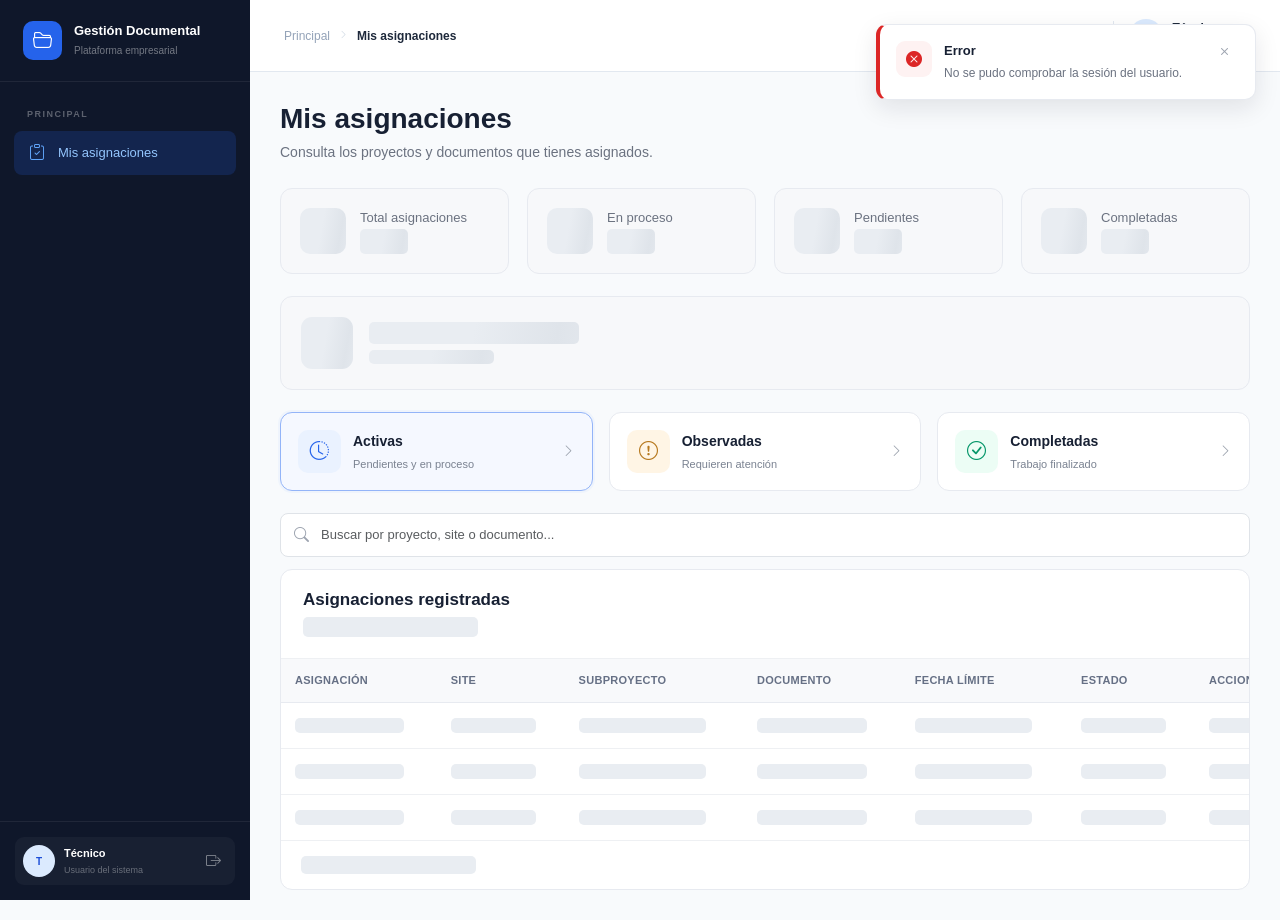
<file: frontend/tecnico/asignaciones.html>
<!DOCTYPE html>
<html lang="es">
<head>
    <meta charset="UTF-8">
    <meta name="viewport" content="width=device-width, initial-scale=1.0">

    <title>Mis asignaciones | Gestión Documental</title>

    <link
        href="https://cdn.jsdelivr.net/npm/bootstrap@5.3.3/dist/css/bootstrap.min.css"
        rel="stylesheet"
    >

    <link
        href="https://cdn.jsdelivr.net/npm/bootstrap-icons@1.11.3/font/bootstrap-icons.min.css"
        rel="stylesheet"
    >

    <link rel="stylesheet" href="../shared/css/skeleton.css">
    <link rel="stylesheet" href="../administrador/css/dashboard.css">
    <link rel="stylesheet" href="../administrador/css/asignaciones.css">
    <link rel="stylesheet" href="css/asignaciones.css">

    <link rel="stylesheet" href="../shared/css/logout.css">

</head>

<body>

<div class="app-layout">

    <!-- SIDEBAR -->
    <aside class="sidebar" id="sidebar">

        <div class="sidebar-brand">
            <div class="sidebar-brand-icon">
                <i class="bi bi-folder2-open"></i>
            </div>

            <div>
                <strong>Gestión Documental</strong>
                <span>Plataforma empresarial</span>
            </div>
        </div>

        <nav class="sidebar-nav">

            <div class="nav-section-title">
                PRINCIPAL
            </div>

            <a href="asignaciones.html" class="nav-item active">
                <i class="bi bi-clipboard-check"></i>
                <span>Mis asignaciones</span>
            </a>

        </nav>

        <div class="sidebar-footer">
            <div class="sidebar-user">

                <div class="user-avatar" id="sidebarUserAvatar">
                    T
                </div>

                <div class="user-info">
                    <strong id="sidebarUserName">Técnico</strong>
                    <span id="sidebarUserEmail">Usuario del sistema</span>
                </div>

                <button
                    type="button"
                    class="sidebar-logout-button"
                    id="logoutButton"
                    title="Cerrar sesión"
                    aria-label="Cerrar sesión"
                >
                    <i class="bi bi-box-arrow-right"></i>
                </button>

            </div>
        </div>

    </aside>


    <!-- MAIN -->
    <main class="main-content">

        <!-- TOPBAR -->
        <header class="topbar">

            <div class="topbar-left">

                <button
                    type="button"
                    class="mobile-menu-button"
                    id="mobileMenuButton"
                    aria-label="Abrir menú"
                >
                    <i class="bi bi-list"></i>
                </button>

                <div class="breadcrumb-area">
                    <span class="breadcrumb-section">Principal</span>
                    <i class="bi bi-chevron-right"></i>
                    <strong>Mis asignaciones</strong>
                </div>

            </div>

            <div class="topbar-right">

                <div class="topbar-divider"></div>

                <div class="topbar-user">

                    <div class="topbar-avatar" id="topbarUserAvatar">
                        T
                    </div>

                    <div class="topbar-user-info">
                        <strong id="topbarUserName">Técnico</strong>
                        <span>Técnico de campo</span>
                    </div>

                </div>

            </div>

        </header>


        <div class="sidebar-overlay" id="sidebarOverlay"></div>


        <!-- PAGE -->
        <section class="assignments-page technician-assignments-page">

            <div class="page-header">
                <div>
                    <h1>Mis asignaciones</h1>

                    <p>
                        Consulta los proyectos y documentos que tienes asignados.
                    </p>
                </div>
            </div>


            <!-- SUMMARY -->
            <div class="assignment-summary">

                <div class="summary-card is-loading" aria-busy="true">
                    <div class="summary-icon total">
                        <i class="bi bi-clipboard-check"></i>
                    </div>

                    <div>
                        <span>Total asignaciones</span>
                        <strong id="totalAsignaciones" class="skeleton-value">0</strong>
                    </div>
                </div>

                <div class="summary-card is-loading" aria-busy="true">
                    <div class="summary-icon process">
                        <i class="bi bi-arrow-repeat"></i>
                    </div>

                    <div>
                        <span>En proceso</span>
                        <strong id="asignacionesEnProceso" class="skeleton-value">0</strong>
                    </div>
                </div>

                <div class="summary-card is-loading" aria-busy="true">
                    <div class="summary-icon pending">
                        <i class="bi bi-clock"></i>
                    </div>

                    <div>
                        <span>Pendientes</span>
                        <strong id="asignacionesPendientes" class="skeleton-value">0</strong>
                    </div>
                </div>

                <div class="summary-card is-loading" aria-busy="true">
                    <div class="summary-icon complete">
                        <i class="bi bi-check-circle"></i>
                    </div>

                    <div>
                        <span>Completadas</span>
                        <strong id="asignacionesCompletadas" class="skeleton-value">0</strong>
                    </div>
                </div>

            </div>

            <!-- CLIENTE SELECCIONADO -->
            <div
                class="assignment-client-card is-loading"
                id="assignmentClientCard"
                aria-busy="true"
            >

                <div class="assignment-client-icon">
                    <i class="bi bi-building"></i>
                </div>

                <div class="assignment-client-info">
                    <h2 id="clienteAsignacionesNombre">Seleccionar cliente</h2>
                    <p id="clienteAsignacionesEstado">Cliente actual</p>
                </div>

                <button
                    type="button"
                    class="assignment-client-toggle"
                    id="btnCambiarCliente"
                    aria-label="Mostrar clientes"
                    aria-expanded="false"
                    aria-controls="selectorClientesPanel"
                >
                    <i class="bi bi-chevron-down" id="iconoCambiarCliente"></i>
                </button>

            </div>


            <!-- SELECTOR DESPLEGABLE DE CLIENTES -->
            <div
                class="assignment-client-dropdown"
                id="selectorClientesPanel"
                hidden
            >
                <div class="assignment-client-dropdown-header">

                    <div>
                        <h3>Selecciona un cliente</h3>
                        <p>Elige el cliente cuyas asignaciones deseas consultar.</p>
                    </div>

                </div>

                <div
                    class="assignment-client-options"
                    id="listaClientesAsignaciones"
                >
                    <!-- Las opciones se cargarán con los clientes del sistema. -->
                </div>

                <p class="assignment-client-empty" id="mensajeClientesVacios" hidden>
                    No hay clientes disponibles.
                </p>

            </div>

            <!-- SELECT PARA MANTENER LA COMPATIBILIDAD CON EL JS -->
            <select
                id="clienteAsignacionesSelect"
                class="visually-hidden"
                tabindex="-1"
                aria-hidden="true"
            >
                <option value="">Cargando clientes...</option>
            </select>

            <!-- VISTAS POR ESTADO -->
            <div class="assignment-status-views">

                <button
                    type="button"
                    class="assignment-view-card active"
                    data-assignment-view="activas"
                    aria-pressed="true"
                >
                    <span class="assignment-view-icon active-icon">
                        <i class="bi bi-clock-history"></i>
                    </span>

                    <span class="assignment-view-content">
                        <strong>Activas</strong>
                        <small>Pendientes y en proceso</small>
                    </span>

                    <i class="bi bi-chevron-right assignment-view-arrow"></i>
                </button>


                <button
                    type="button"
                    class="assignment-view-card"
                    data-assignment-view="observadas"
                    aria-pressed="false"
                >
                    <span class="assignment-view-icon observed-icon">
                        <i class="bi bi-exclamation-circle"></i>
                    </span>

                    <span class="assignment-view-content">
                        <strong>Observadas</strong>
                        <small>Requieren atención</small>
                    </span>

                    <i class="bi bi-chevron-right assignment-view-arrow"></i>
                </button>


                <button
                    type="button"
                    class="assignment-view-card"
                    data-assignment-view="completadas"
                    aria-pressed="false"
                >
                    <span class="assignment-view-icon completed-icon">
                        <i class="bi bi-check-circle"></i>
                    </span>

                    <span class="assignment-view-content">
                        <strong>Completadas</strong>
                        <small>Trabajo finalizado</small>
                    </span>

                    <i class="bi bi-chevron-right assignment-view-arrow"></i>
                </button>

            </div>


            <!-- FILTROS -->
            <div class="assignment-list-toolbar technician-filters">

                <div class="assignment-search">
                    <i class="bi bi-search"></i>

                    <input
                        type="text"
                        class="form-control"
                        id="searchInput"
                        placeholder="Buscar por proyecto, site o documento..."
                        aria-label="Buscar asignaciones"
                    >
                </div>

            </div>


            <!-- TABLE -->
            <div class="assignments-card">

                <div class="table-header">
                    <div>
                        <h2>Asignaciones registradas</h2>
                        <span id="totalResultados" class="skeleton-line-text">
                            Cargando asignaciones...
                        </span>
                    </div>
                </div>

                <div class="table-responsive">

                    <table class="assignments-table technician-table">
                        <thead>
                            <tr>
                                <th>Asignación</th>
                                <th>Site</th>
                                <th>Subproyecto</th>
                                <th>Documento</th>
                                <th>Fecha límite</th>
                                <th>Estado</th>
                                <th>Acciones</th>
                            </tr>
                        </thead>

                        <tbody id="assignmentTableBody" aria-busy="true">
                            <tr class="skeleton-row">
                                <td><div class="skeleton-cell"></div></td>
                                <td><div class="skeleton-cell"></div></td>
                                <td><div class="skeleton-cell"></div></td>
                                <td><div class="skeleton-cell"></div></td>
                                <td><div class="skeleton-cell"></div></td>
                                <td><div class="skeleton-cell"></div></td>
                                <td><div class="skeleton-cell"></div></td>
                            </tr>
                            <tr class="skeleton-row">
                                <td><div class="skeleton-cell"></div></td>
                                <td><div class="skeleton-cell"></div></td>
                                <td><div class="skeleton-cell"></div></td>
                                <td><div class="skeleton-cell"></div></td>
                                <td><div class="skeleton-cell"></div></td>
                                <td><div class="skeleton-cell"></div></td>
                                <td><div class="skeleton-cell"></div></td>
                            </tr>
                            <tr class="skeleton-row">
                                <td><div class="skeleton-cell"></div></td>
                                <td><div class="skeleton-cell"></div></td>
                                <td><div class="skeleton-cell"></div></td>
                                <td><div class="skeleton-cell"></div></td>
                                <td><div class="skeleton-cell"></div></td>
                                <td><div class="skeleton-cell"></div></td>
                                <td><div class="skeleton-cell"></div></td>
                            </tr>
                        </tbody>
                    </table>

                </div>

                <div class="table-footer">

                    <span id="contadorAsignaciones" class="skeleton-line-text">
                        Cargando asignaciones...
                    </span>

                    <div
                        class="pagination"
                        id="paginacionAsignaciones"
                        aria-label="Paginación de asignaciones"
                    ></div>

                </div>

            </div>

        </section>

    </main>

</div>

<script src="https://cdn.jsdelivr.net/npm/bootstrap@5.3.3/dist/js/bootstrap.bundle.min.js"></script>
<script src="js/asignaciones.js"></script>
<script src="../shared/js/logout.js"></script>
<script src="../shared/js/centro-notificaciones.js"></script>

</body>
</html>
</file>
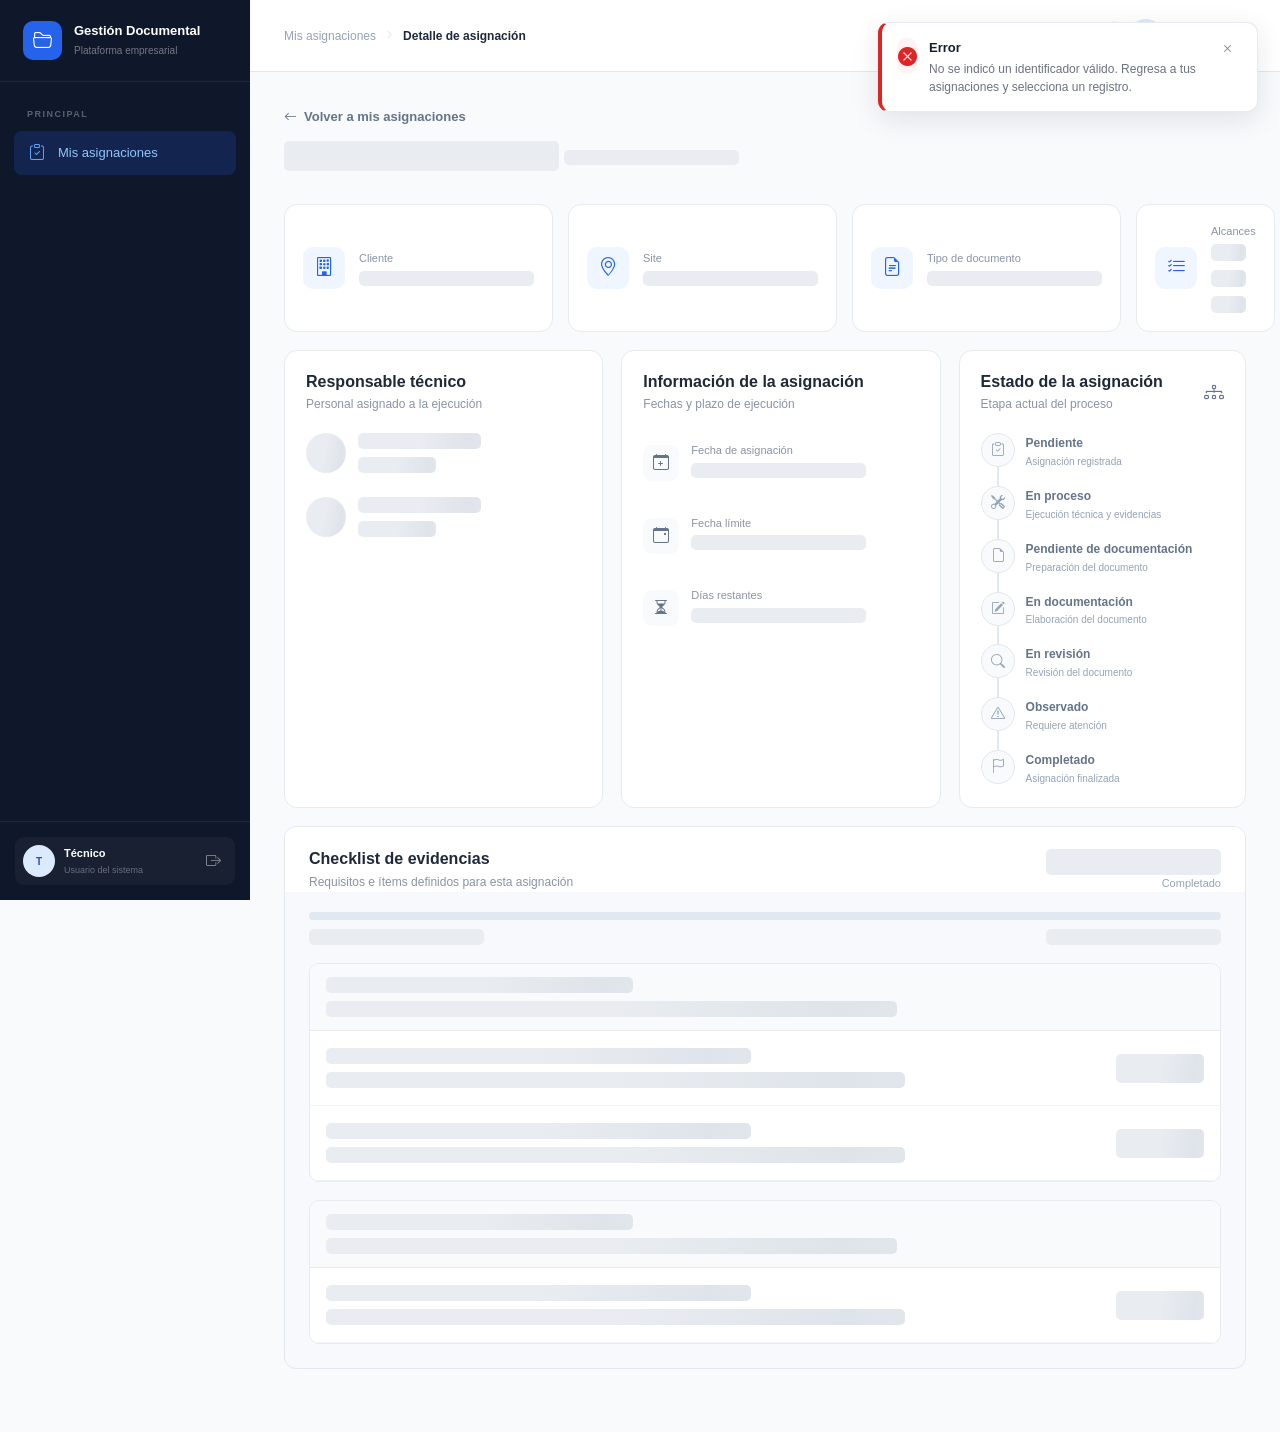
<file: frontend/tecnico/detalle-asignacion.html>
<!DOCTYPE html>
<html lang="es">
<head>
    <meta charset="UTF-8">
    <meta name="viewport" content="width=device-width, initial-scale=1.0">

    <title>Detalle de asignación | Gestión Documental</title>

    <link
        href="https://cdn.jsdelivr.net/npm/bootstrap@5.3.3/dist/css/bootstrap.min.css"
        rel="stylesheet"
    >

    <link
        rel="stylesheet"
        href="https://cdn.jsdelivr.net/npm/bootstrap-icons@1.11.3/font/bootstrap-icons.min.css"
    >

    <link rel="stylesheet" href="../shared/css/skeleton.css">
    <link rel="stylesheet" href="../administrador/css/dashboard.css">
    <link rel="stylesheet" href="../administrador/css/asignaciones.css">
    <link rel="stylesheet" href="../administrador/css/detalle-asignacion.css">
    <link rel="stylesheet" href="css/detalle-asignacion.css">
    <link rel="stylesheet" href="../shared/css/logout.css">
</head>

<body>

<div
    id="notificationContainer"
    class="notification-container"
    aria-live="polite"
    aria-relevant="additions"
></div>

<div class="app-layout">

    <!-- SIDEBAR -->
    <aside class="sidebar" id="sidebar">

        <div class="sidebar-brand">
            <div class="sidebar-brand-icon">
                <i class="bi bi-folder2-open"></i>
            </div>

            <div>
                <strong>Gestión Documental</strong>
                <span>Plataforma empresarial</span>
            </div>
        </div>

        <nav class="sidebar-nav">

            <div class="nav-section-title">
                PRINCIPAL
            </div>

            <a href="asignaciones.html" class="nav-item active">
                <i class="bi bi-clipboard-check"></i>
                <span>Mis asignaciones</span>
            </a>

        </nav>

        <div class="sidebar-footer">
            <div class="sidebar-user">

                <div class="user-avatar" id="sidebarUserAvatar">
                    T
                </div>

                <div class="user-info">
                    <strong id="sidebarUserName">Técnico</strong>
                    <span id="sidebarUserEmail">Usuario del sistema</span>
                </div>

                <button
                    type="button"
                    class="sidebar-logout-button"
                    id="logoutButton"
                    title="Cerrar sesión"
                    aria-label="Cerrar sesión"
                >
                    <i class="bi bi-box-arrow-right"></i>
                </button>

            </div>
        </div>

    </aside>

    <!-- CONTENIDO PRINCIPAL -->
    <main class="main-content">

        <header class="topbar">

            <div class="topbar-left">

                <button
                    type="button"
                    class="mobile-menu-button"
                    id="mobileMenuButton"
                    aria-label="Abrir menú"
                >
                    <i class="bi bi-list"></i>
                </button>

                <div class="breadcrumb-area">
                    <span class="breadcrumb-section">Mis asignaciones</span>
                    <i class="bi bi-chevron-right"></i>
                    <strong>Detalle de asignación</strong>
                </div>

            </div>

            <div class="topbar-right">

                <div class="topbar-divider"></div>

                <div class="topbar-user">

                    <div class="topbar-avatar" id="topbarUserAvatar">
                        T
                    </div>

                    <div class="topbar-user-info">
                        <strong id="topbarUserName">Técnico</strong>
                        <span>Técnico de campo</span>
                    </div>

                </div>

            </div>

        </header>

        <div class="sidebar-overlay" id="sidebarOverlay"></div>

        <div class="page-content">

            <!-- ENCABEZADO -->
            <div class="page-header">

                <div>

                    <a href="asignaciones.html" class="back-link">
                        <i class="bi bi-arrow-left"></i>
                        Volver a mis asignaciones
                    </a>

                    <div class="title-row">

                        <div>
                            <h1 id="tituloAsignacion" class="skeleton-line-text">
                                Cargando asignación...
                            </h1>

                            <p id="subtituloAsignacion" class="skeleton-line-text"></p>
                        </div>

                        <span
                            class="status-badge"
                            id="estadoAsignacion"
                            hidden
                        >
                            <span></span>
                        </span>

                    </div>

                </div>

            </div>

            <!-- INFORMACIÓN GENERAL -->
            <section class="info-grid">

                <div class="info-card">
                    <div class="info-card-icon">
                        <i class="bi bi-building"></i>
                    </div>

                    <div>
                        <span class="info-label">Cliente</span>
                        <strong id="clienteAsignacion" class="skeleton-line-text"></strong>
                    </div>
                </div>

                <div class="info-card">
                    <div class="info-card-icon">
                        <i class="bi bi-geo-alt"></i>
                    </div>

                    <div>
                        <span class="info-label">Site</span>
                        <strong id="siteAsignacion" class="skeleton-line-text"></strong>
                    </div>
                </div>

                <div class="info-card">
                    <div class="info-card-icon">
                        <i class="bi bi-file-earmark-text"></i>
                    </div>

                    <div>
                        <span class="info-label">Tipo de documento</span>
                        <strong id="tipoDocumentoAsignacion" class="skeleton-line-text"></strong>
                    </div>
                </div>

                <div class="info-card">
                    <div class="info-card-icon">
                        <i class="bi bi-list-check"></i>
                    </div>

                    <div class="info-card-content">
                        <span class="info-label">Alcances</span>
                        <div id="alcanceAsignacion" class="scope-list detail-skeleton-stack">
                            <div class="skeleton-block"></div>
                            <div class="skeleton-block"></div>
                            <div class="skeleton-block"></div>
                        </div>
                    </div>
                </div>

            </section>

            <!-- INFORMACIÓN COMPLEMENTARIA -->
            <section class="content-grid technician-detail-grid">

                <div class="panel-card">

                    <div class="panel-header">
                        <div>
                            <h2>Responsable técnico</h2>
                            <p>Personal asignado a la ejecución</p>
                        </div>
                    </div>

                    <div class="responsible-list" id="tecnicosAsignacion">
                        <div class="detail-skeleton-person">
                            <div class="skeleton-circle"></div>
                            <div class="detail-skeleton-person-info">
                                <div class="skeleton-block"></div>
                                <div class="skeleton-block"></div>
                            </div>
                        </div>

                        <div class="detail-skeleton-person">
                            <div class="skeleton-circle"></div>
                            <div class="detail-skeleton-person-info">
                                <div class="skeleton-block"></div>
                                <div class="skeleton-block"></div>
                            </div>
                        </div>
                    </div>

                </div>

                <div class="panel-card">

                    <div class="panel-header">
                        <div>
                            <h2>Información de la asignación</h2>
                            <p>Fechas y plazo de ejecución</p>
                        </div>
                    </div>

                    <div class="date-list">

                        <div class="date-row">
                            <div class="date-icon">
                                <i class="bi bi-calendar-plus"></i>
                            </div>

                            <div>
                                <span>Fecha de asignación</span>
                                <strong id="fechaAsignacion" class="skeleton-line-text"></strong>
                            </div>
                        </div>

                        <div class="date-row">
                            <div class="date-icon">
                                <i class="bi bi-calendar-event"></i>
                            </div>

                            <div>
                                <span>Fecha límite</span>
                                <strong id="fechaLimiteAsignacion" class="skeleton-line-text"></strong>
                            </div>
                        </div>

                        <div class="date-row">
                            <div class="date-icon">
                                <i class="bi bi-hourglass-split"></i>
                            </div>

                            <div>
                                <span>Días restantes</span>
                                <strong id="diasRestantesAsignacion" class="skeleton-line-text"></strong>
                            </div>
                        </div>

                    </div>

                </div>

                <div class="panel-card workflow-card">

                    <div class="panel-header">
                        <div>
                            <h2>Estado de la asignación</h2>
                            <p>Etapa actual del proceso</p>
                        </div>

                        <i class="bi bi-diagram-3 workflow-header-icon"></i>
                    </div>

                    <div class="workflow-timeline">

                        <div class="workflow-step" data-status="pendiente">
                            <div class="workflow-marker">
                                <i class="bi bi-clipboard-check"></i>
                            </div>
                            <div class="workflow-content">
                                <strong>Pendiente</strong>
                                <span>Asignación registrada</span>
                            </div>
                        </div>

                        <div class="workflow-step" data-status="en_proceso">
                            <div class="workflow-marker">
                                <i class="bi bi-tools"></i>
                            </div>
                            <div class="workflow-content">
                                <strong>En proceso</strong>
                                <span>Ejecución técnica y evidencias</span>
                            </div>
                        </div>

                        <div class="workflow-step" data-status="pendiente_documentacion">
                            <div class="workflow-marker">
                                <i class="bi bi-file-earmark"></i>
                            </div>
                            <div class="workflow-content">
                                <strong>Pendiente de documentación</strong>
                                <span>Preparación del documento</span>
                            </div>
                        </div>

                        <div class="workflow-step" data-status="en_documentacion">
                            <div class="workflow-marker">
                                <i class="bi bi-pencil-square"></i>
                            </div>
                            <div class="workflow-content">
                                <strong>En documentación</strong>
                                <span>Elaboración del documento</span>
                            </div>
                        </div>

                        <div class="workflow-step" data-status="en_revision">
                            <div class="workflow-marker">
                                <i class="bi bi-search"></i>
                            </div>
                            <div class="workflow-content">
                                <strong>En revisión</strong>
                                <span>Revisión del documento</span>
                            </div>
                        </div>

                        <div class="workflow-step" data-status="observado">
                            <div class="workflow-marker">
                                <i class="bi bi-exclamation-triangle"></i>
                            </div>
                            <div class="workflow-content">
                                <strong>Observado</strong>
                                <span>Requiere atención</span>
                            </div>
                        </div>

                        <div class="workflow-step" data-status="completado">
                            <div class="workflow-marker">
                                <i class="bi bi-flag"></i>
                            </div>
                            <div class="workflow-content">
                                <strong>Completado</strong>
                                <span>Asignación finalizada</span>
                            </div>
                        </div>

                    </div>

                </div>

            </section>

            <!-- CHECKLIST PUBLICADO -->
            <section class="panel-card checklist-panel" id="checklistPanel">

                <div class="panel-header document-checklist-header">

                    <div>
                        <h2>Checklist de evidencias</h2>
                        <p id="checklistSubtitle">
                            Requisitos e ítems definidos para esta asignación
                        </p>
                    </div>

                    <div class="document-checklist-progress">
                        <strong
                            id="checklistProgressPercentage"
                            class="skeleton-line-text"
                        >
                            0%
                        </strong>
                        <span>Completado</span>
                    </div>

                </div>

                <div
                    class="document-progress-track"
                    role="progressbar"
                    aria-label="Progreso de evidencias"
                    aria-valuemin="0"
                    aria-valuemax="100"
                    aria-valuenow="0"
                    id="checklistProgressBarContainer"
                >
                    <div
                        class="document-progress-bar"
                        id="checklistProgressBar"
                    ></div>
                </div>

                <div class="document-checklist-summary">
                    <span id="checklistCompletedCount" class="skeleton-line-text">
                        0 de 0 ítems completados
                    </span>

                    <span id="checklistPendingCount" class="skeleton-line-text">
                        0 pendientes
                    </span>
                </div>

                <div
                    id="checklistSkeleton"
                    class="detail-checklist-skeleton"
                    aria-busy="true"
                >
                    <div class="detail-checklist-skeleton-group">
                        <div class="detail-checklist-skeleton-heading">
                            <div class="skeleton-block"></div>
                            <div class="skeleton-block"></div>
                        </div>

                        <div class="detail-checklist-skeleton-item">
                            <div class="detail-checklist-skeleton-text">
                                <div class="skeleton-block"></div>
                                <div class="skeleton-block"></div>
                            </div>
                            <div class="skeleton-block"></div>
                        </div>

                        <div class="detail-checklist-skeleton-item">
                            <div class="detail-checklist-skeleton-text">
                                <div class="skeleton-block"></div>
                                <div class="skeleton-block"></div>
                            </div>
                            <div class="skeleton-block"></div>
                        </div>
                    </div>

                    <div class="detail-checklist-skeleton-group">
                        <div class="detail-checklist-skeleton-heading">
                            <div class="skeleton-block"></div>
                            <div class="skeleton-block"></div>
                        </div>

                        <div class="detail-checklist-skeleton-item">
                            <div class="detail-checklist-skeleton-text">
                                <div class="skeleton-block"></div>
                                <div class="skeleton-block"></div>
                            </div>
                            <div class="skeleton-block"></div>
                        </div>
                    </div>
                </div>

                <div
                    class="document-checklist-empty"
                    id="checklistEmptyState"
                    hidden
                >
                    <i class="bi bi-clipboard-check"></i>
                    <strong>Checklist no disponible</strong>
                    <span>
                        El administrador todavía no ha publicado el checklist
                        de esta asignación.
                    </span>
                </div>

                <div id="checklistContent" hidden>

                    <div class="generated-checklist-status">
                        <span id="generatedChecklistStatus" class="is-published">
                            Publicado
                        </span>
                    </div>

                    <div
                        class="checklist document-checklist-groups"
                        id="checklistItems"
                    ></div>

                    <div class="technician-checklist-submit" id="checklistSubmitContainer">
                        <div>
                            <strong id="checklistEditingStatus">
                                Edición habilitada
                            </strong>
                            <p id="checklistEditingMessage">
                                Cuando termines de registrar las evidencias, envía el checklist.
                            </p>
                        </div>

                        <button
                            type="button"
                            class="btn btn-primary"
                            id="btnEnviarChecklist"
                            hidden
                        >
                            <i class="bi bi-send-check"></i>
                            Enviar checklist
                        </button>
                    </div>

                </div>

            </section>

        </div>

    </main>

</div>

<!-- MODAL ELIMINAR EVIDENCIA -->
<div
    class="modal fade"
    id="eliminarEvidenciaModal"
    tabindex="-1"
    aria-labelledby="eliminarEvidenciaModalLabel"
    aria-hidden="true"
>
    <div class="modal-dialog modal-dialog-centered">
        <div class="modal-content">

            <div class="modal-header">
                <h5
                    class="modal-title"
                    id="eliminarEvidenciaModalLabel"
                >
                    Eliminar fotografía
                </h5>

                <button
                    type="button"
                    class="btn-close"
                    data-bs-dismiss="modal"
                    aria-label="Cerrar"
                ></button>
            </div>

            <div class="modal-body">
                <div class="text-center">

                    <div class="mb-3">
                        <i
                            class="bi bi-trash3"
                            style="font-size: 32px; color: #dc2626;"
                        ></i>
                    </div>

                    <p
                        class="mb-2"
                        style="font-size: 14px; font-weight: 600;"
                    >
                        ¿Deseas eliminar esta fotografía?
                    </p>

                    <p
                        id="eliminarEvidenciaMensaje"
                        class="text-muted mb-0"
                        style="font-size: 13px;"
                    >
                        Esta acción eliminará la evidencia del ítem del checklist.
                    </p>

                </div>
            </div>

            <div class="modal-footer">

                <button
                    type="button"
                    class="btn btn-light"
                    data-bs-dismiss="modal"
                >
                    Cancelar
                </button>

                <button
                    type="button"
                    class="btn btn-danger"
                    id="btnConfirmarEliminarEvidencia"
                >
                    <i class="bi bi-trash3"></i>
                    Eliminar fotografía
                </button>

            </div>

        </div>
    </div>
</div>

<!-- MODAL CONFIRMAR ENVÍO DEL CHECKLIST -->
<div
    class="modal fade"
    id="confirmarEnvioChecklistModal"
    tabindex="-1"
    aria-labelledby="confirmarEnvioChecklistModalLabel"
    aria-hidden="true"
>
    <div class="modal-dialog modal-dialog-centered">
        <div class="modal-content">

            <div class="modal-header">
                <h5
                    class="modal-title"
                    id="confirmarEnvioChecklistModalLabel"
                >
                    Enviar checklist
                </h5>

                <button
                    type="button"
                    class="btn-close"
                    data-bs-dismiss="modal"
                    aria-label="Cerrar"
                ></button>
            </div>

            <div class="modal-body">
                <div class="text-center">

                    <div class="mb-3">
                        <i
                            class="bi bi-send-check"
                            style="font-size: 32px; color: #2563eb;"
                        ></i>
                    </div>

                    <p class="mb-2" style="font-size: 14px; font-weight: 600;">
                        ¿Deseas enviar el checklist?
                    </p>

                    <p class="text-muted mb-0" style="font-size: 13px;">
                        Después del envío no podrás modificar las fotografías
                        hasta que el administrador habilite nuevamente la edición.
                    </p>

                </div>
            </div>

            <div class="modal-footer">

                <button
                    type="button"
                    class="btn btn-light"
                    data-bs-dismiss="modal"
                >
                    Cancelar
                </button>

                <button
                    type="button"
                    class="btn btn-primary"
                    id="btnConfirmarEnvioChecklist"
                >
                    <i class="bi bi-send-check"></i>
                    Confirmar envío
                </button>

            </div>

        </div>
    </div>
</div>

<script src="https://cdn.jsdelivr.net/npm/bootstrap@5.3.3/dist/js/bootstrap.bundle.min.js"></script>
<script src="js/detalle-asignacion.js"></script>
<script src="../shared/js/logout.js"></script>
<script src="../shared/js/centro-notificaciones.js"></script>

</body>
</html>
</file>
<file: frontend/styles.css>
/* =========================================================
   SISTEMA DE GESTIÓN DOCUMENTAL
   Estilos generales - Login
   ========================================================= */

:root {
    --primary: #2563eb;
    --primary-dark: #1d4ed8;
    --primary-light: #eff6ff;

    --dark: #0f172a;
    --dark-secondary: #1e293b;

    --text: #1e293b;
    --text-secondary: #64748b;
    --text-light: #94a3b8;

    --border: #e2e8f0;
    --background: #f8fafc;
    --white: #ffffff;

    --success: #15803d;
    --success-background: #f0fdf4;

    --danger: #dc2626;
    --danger-background: #fef2f2;
}


/* =========================================================
   RESET
   ========================================================= */

* {
    margin: 0;
    padding: 0;
    box-sizing: border-box;
}


html,
body {
    width: 100%;
    min-height: 100%;
}


body {
    font-family:
        -apple-system,
        BlinkMacSystemFont,
        "Segoe UI",
        Roboto,
        Helvetica,
        Arial,
        sans-serif;

    background: var(--background);
    color: var(--text);
}


/* =========================================================
   PÁGINA PRINCIPAL
   ========================================================= */

.login-page {
    min-height: 100vh;
    display: flex;
}


/* =========================================================
   PANEL INFORMACIÓN
   ========================================================= */

.login-info {
    width: 52%;
    min-height: 100vh;

    display: flex;
    flex-direction: column;

    padding: 48px 7%;

    background:
        linear-gradient(
            145deg,
            #0f172a 0%,
            #172554 52%,
            #1e3a8a 100%
        );

    color: var(--white);

    position: relative;
    overflow: hidden;
}


/* Elementos decorativos */

.login-info::before {
    content: "";

    position: absolute;

    width: 430px;
    height: 430px;

    border-radius: 50%;

    border: 1px solid rgba(255, 255, 255, 0.08);

    right: -180px;
    bottom: -150px;
}


.login-info::after {
    content: "";

    position: absolute;

    width: 250px;
    height: 250px;

    border-radius: 50%;

    background: rgba(59, 130, 246, 0.08);

    left: -100px;
    top: 35%;
}


/* =========================================================
   MARCA
   ========================================================= */

.brand {
    display: flex;
    align-items: center;
    gap: 15px;

    position: relative;
    z-index: 2;
}


.brand-icon {
    width: 50px;
    height: 50px;

    display: flex;
    align-items: center;
    justify-content: center;

    border-radius: 13px;

    background: rgba(255, 255, 255, 0.12);

    border: 1px solid rgba(255, 255, 255, 0.14);

    font-size: 24px;

    flex-shrink: 0;
}


.brand h1 {
    font-size: 19px;
    font-weight: 700;

    margin: 0;

    letter-spacing: -0.3px;
}


.brand span {
    display: block;

    margin-top: 3px;

    font-size: 12px;

    color: rgba(255, 255, 255, 0.58);
}


/* =========================================================
   CONTENIDO INFORMACIÓN
   ========================================================= */

.info-content {
    max-width: 570px;

    margin: auto 0;

    position: relative;
    z-index: 2;
}


.info-label {
    display: inline-block;

    margin-bottom: 18px;

    font-size: 11px;
    font-weight: 700;

    letter-spacing: 1.7px;

    color: #93c5fd;
}


.info-content h2 {
    max-width: 570px;

    margin-bottom: 20px;

    font-size: clamp(34px, 3.5vw, 52px);

    line-height: 1.08;

    font-weight: 700;

    letter-spacing: -1.5px;
}


.info-content > p {
    max-width: 510px;

    margin-bottom: 40px;

    font-size: 16px;

    line-height: 1.7;

    color: rgba(255, 255, 255, 0.68);
}


/* =========================================================
   CARACTERÍSTICAS
   ========================================================= */

.features {
    display: flex;
    flex-direction: column;
    gap: 19px;
}


.feature-item {
    display: flex;
    align-items: center;

    gap: 14px;
}


.feature-icon {
    width: 42px;
    height: 42px;

    display: flex;
    align-items: center;
    justify-content: center;

    flex-shrink: 0;

    border-radius: 10px;

    background: rgba(255, 255, 255, 0.09);

    color: #93c5fd;

    font-size: 18px;
}


.feature-item strong {
    display: block;

    margin-bottom: 3px;

    font-size: 14px;

    font-weight: 600;
}


.feature-item span {
    display: block;

    font-size: 12px;

    color: rgba(255, 255, 255, 0.52);
}


/* =========================================================
   FOOTER PANEL IZQUIERDO
   ========================================================= */

.info-footer {
    position: relative;
    z-index: 2;

    font-size: 11px;

    color: rgba(255, 255, 255, 0.38);
}


/* =========================================================
   CONTENEDOR LOGIN
   ========================================================= */

.login-container {
    width: 48%;
    min-height: 100vh;

    display: flex;
    align-items: center;
    justify-content: center;

    padding: 40px;

    background: var(--white);
}


/* =========================================================
   TARJETA LOGIN
   ========================================================= */

.login-card {
    width: 100%;
    max-width: 430px;
}


/* =========================================================
   MARCA MOBILE
   ========================================================= */

.mobile-brand {
    display: none;

    margin-bottom: 28px;
}


.mobile-brand .brand-icon {
    background: var(--primary-light);
    color: var(--primary);

    border: none;
}


/* =========================================================
   ENCABEZADO LOGIN
   ========================================================= */

.login-header {
    margin-bottom: 34px;
}


.welcome-label {
    display: block;

    margin-bottom: 8px;

    font-size: 11px;

    font-weight: 700;

    letter-spacing: 1.5px;

    color: var(--primary);
}


.login-header h2 {
    margin-bottom: 8px;

    font-size: 31px;

    line-height: 1.2;

    font-weight: 700;

    letter-spacing: -0.7px;

    color: var(--dark);
}


.login-header p {
    margin: 0;

    font-size: 14px;

    line-height: 1.6;

    color: var(--text-secondary);
}


/* =========================================================
   FORMULARIOS
   ========================================================= */

.form-group {
    margin-bottom: 21px;
}


.form-group label {
    display: block;

    margin-bottom: 8px;

    font-size: 13px;

    font-weight: 600;

    color: var(--text);
}


.input-wrapper {
    position: relative;

    width: 100%;
}


.input-wrapper > i {
    position: absolute;

    left: 16px;
    top: 50%;

    transform: translateY(-50%);

    font-size: 16px;

    color: var(--text-light);

    pointer-events: none;

    transition: color 0.2s ease;
}


.input-wrapper input {
    width: 100%;

    height: 52px;

    padding: 0 48px;

    border: 1px solid var(--border);

    border-radius: 10px;

    outline: none;

    background: var(--white);

    color: var(--text);

    font-size: 14px;

    transition:
        border-color 0.2s ease,
        box-shadow 0.2s ease;
}


.input-wrapper input::placeholder {
    color: #a8b2c0;
}


.input-wrapper input:hover {
    border-color: #cbd5e1;
}


.input-wrapper input:focus {
    border-color: var(--primary);

    box-shadow:
        0 0 0 3px rgba(37, 99, 235, 0.09);
}


.input-wrapper:focus-within > i {
    color: var(--primary);
}


/* =========================================================
   PASSWORD
   ========================================================= */

.password-label {
    display: flex;
    justify-content: space-between;
    align-items: center;
}


.password-label label {
    margin-bottom: 8px;
}


.password-label a {
    margin-bottom: 8px;

    font-size: 12px;

    font-weight: 500;

    color: var(--primary);

    text-decoration: none;
}


.password-label a:hover {
    text-decoration: underline;
}


.password-toggle {
    position: absolute;

    right: 13px;
    top: 50%;

    transform: translateY(-50%);

    width: 34px;
    height: 34px;

    display: flex;
    align-items: center;
    justify-content: center;

    border: none;

    background: transparent;

    color: var(--text-light);

    cursor: pointer;

    border-radius: 7px;

    transition:
        background 0.2s ease,
        color 0.2s ease;
}


.password-toggle:hover {
    background: var(--background);
    color: var(--text);
}


/* =========================================================
   RECORDAR
   ========================================================= */

.remember-row {
    margin-top: -2px;
    margin-bottom: 23px;
}


.remember-check {
    display: inline-flex !important;

    align-items: center;

    gap: 9px;

    margin: 0 !important;

    cursor: pointer;

    font-size: 12px !important;

    font-weight: 500 !important;

    color: var(--text-secondary) !important;
}


.remember-check input {
    position: absolute;

    opacity: 0;

    pointer-events: none;
}


.remember-check span {
    width: 17px;
    height: 17px;

    display: inline-flex;

    align-items: center;
    justify-content: center;

    border: 1px solid #cbd5e1;

    border-radius: 4px;

    background: var(--white);

    transition: all 0.2s ease;
}


.remember-check input:checked + span {
    background: var(--primary);

    border-color: var(--primary);
}


.remember-check input:checked + span::after {
    content: "✓";

    color: white;

    font-size: 11px;

    font-weight: 700;
}


/* =========================================================
   MENSAJES
   ========================================================= */

.login-message {
    display: none;

    margin-bottom: 16px;

    padding: 11px 13px;

    border-radius: 8px;

    font-size: 12px;

    line-height: 1.5;
}


.login-message.error {
    display: block;

    color: var(--danger);

    background: var(--danger-background);

    border: 1px solid #fecaca;
}


.login-message.success {
    display: block;

    color: var(--success);

    background: var(--success-background);

    border: 1px solid #bbf7d0;
}


/* =========================================================
   BOTÓN LOGIN
   ========================================================= */

.login-button {
    width: 100%;

    height: 52px;

    display: flex;
    align-items: center;
    justify-content: center;

    gap: 10px;

    border: none;

    border-radius: 10px;

    background: var(--primary);

    color: var(--white);

    font-size: 14px;

    font-weight: 600;

    cursor: pointer;

    transition:
        background 0.2s ease,
        transform 0.2s ease,
        box-shadow 0.2s ease;
}


.login-button:hover {
    background: var(--primary-dark);

    box-shadow:
        0 7px 18px rgba(37, 99, 235, 0.20);

    transform: translateY(-1px);
}


.login-button:active {
    transform: translateY(0);
}


.login-button:disabled {
    opacity: 0.75;

    cursor: wait;

    transform: none;

    box-shadow: none;
}


/* =========================================================
   NOTA DE SEGURIDAD
   ========================================================= */

.security-note {
    display: flex;

    align-items: center;
    justify-content: center;

    gap: 7px;

    margin-top: 22px;

    font-size: 11px;

    color: var(--text-light);

    text-align: center;
}


.security-note i {
    font-size: 13px;

    color: #94a3b8;
}


/* =========================================================
   ANIMACIÓN
   ========================================================= */

.spin {
    animation: spin 0.9s linear infinite;
}


@keyframes spin {

    from {
        transform: rotate(0deg);
    }

    to {
        transform: rotate(360deg);
    }

}


/* =========================================================
   RESPONSIVE
   ========================================================= */

@media (max-width: 1000px) {

    .login-info {
        width: 48%;

        padding-left: 5%;
        padding-right: 5%;
    }

    .login-container {
        width: 52%;

        padding: 35px;
    }

    .info-content h2 {
        font-size: 38px;
    }

}


@media (max-width: 768px) {

    .login-page {
        min-height: 100vh;
    }


    .login-info {
        display: none;
    }


    .login-container {
        width: 100%;

        min-height: 100vh;

        padding: 28px 22px;
    }


    .login-card {
        max-width: 440px;
    }


    .mobile-brand {
        display: block;
    }


    .mobile-brand .brand-icon {
        width: 48px;
        height: 48px;
    }

}


@media (max-width: 420px) {

    .login-container {
        padding: 24px 18px;
    }


    .login-header {
        margin-bottom: 28px;
    }


    .login-header h2 {
        font-size: 27px;
    }


    .login-header p {
        font-size: 13px;
    }


    .password-label a {
        font-size: 11px;
    }

}
</file>
<file: frontend/administrador/css/dashboard.css>
/* =========================================================
   SISTEMA DE GESTIÓN DOCUMENTAL
   DASHBOARD
   ========================================================= */

:root {
    --primary: #2563eb;
    --primary-dark: #1d4ed8;
    --primary-light: #eff6ff;

    --dark: #0f172a;
    --dark-secondary: #1e293b;

    --text: #1e293b;
    --text-secondary: #64748b;
    --text-light: #94a3b8;

    --background: #f8fafc;
    --white: #ffffff;

    --border: #e2e8f0;

    --blue: #2563eb;
    --green: #16a34a;
    --orange: #ea580c;
    --red: #dc2626;
    --purple: #7c3aed;
}


/* =========================================================
   RESET
   ========================================================= */

* {
    margin: 0;
    padding: 0;
    box-sizing: border-box;
}


html,
body {
    width: 100%;
    min-height: 100%;
}


body {
    font-family:
        -apple-system,
        BlinkMacSystemFont,
        "Segoe UI",
        Roboto,
        Helvetica,
        Arial,
        sans-serif;

    background: var(--background);
    color: var(--text);
}


/* =========================================================
   ESTRUCTURA GENERAL
   ========================================================= */

.app-layout {
    min-height: 100vh;
    display: flex;
}


/* =========================================================
   SIDEBAR
   ========================================================= */

.sidebar {
    width: 250px;
    min-width: 250px;
    min-height: 100vh;

    display: flex;
    flex-direction: column;

    background: var(--dark);

    color: var(--white);

    position: fixed;
    left: 0;
    top: 0;
    bottom: 0;

    z-index: 100;
}


/* =========================================================
   MARCA SIDEBAR
   ========================================================= */

.sidebar-brand {
    height: 82px;

    display: flex;
    align-items: center;

    gap: 12px;

    padding: 0 23px;

    border-bottom: 1px solid rgba(255, 255, 255, 0.07);
}


.sidebar-brand-icon {
    width: 39px;
    height: 39px;

    display: flex;
    align-items: center;
    justify-content: center;

    flex-shrink: 0;

    border-radius: 10px;

    background: #2563eb;

    color: white;

    font-size: 19px;
}


.sidebar-brand strong {
    display: block;

    font-size: 13px;

    font-weight: 650;

    line-height: 1.2;
}


.sidebar-brand span {
    display: block;

    margin-top: 4px;

    font-size: 10px;

    color: rgba(255, 255, 255, 0.42);
}


/* =========================================================
   NAVEGACIÓN
   ========================================================= */

.sidebar-nav {
    flex: 1;

    padding: 26px 14px;
}


.nav-section-title {
    padding: 0 13px;

    margin-bottom: 9px;

    font-size: 9px;

    font-weight: 700;

    letter-spacing: 1.5px;

    color: rgba(255, 255, 255, 0.32);
}


.nav-section-space {
    margin-top: 29px;
}


.nav-item {
    height: 44px;

    display: flex;
    align-items: center;

    gap: 12px;

    padding: 0 13px;

    margin-bottom: 4px;

    border-radius: 8px;

    color: rgba(255, 255, 255, 0.58);

    text-decoration: none;

    font-size: 13px;

    transition:
        background 0.2s ease,
        color 0.2s ease;
}


.nav-item i {
    width: 19px;

    text-align: center;

    font-size: 16px;
}


.nav-item:hover {
    background: rgba(255, 255, 255, 0.06);

    color: white;
}


.nav-item.active {
    background: rgba(37, 99, 235, 0.19);

    color: #93c5fd;
}


.nav-item.active i {
    color: #60a5fa;
}


/* =========================================================
   USUARIO SIDEBAR
   ========================================================= */

.sidebar-footer {
    padding: 15px;

    border-top: 1px solid rgba(255, 255, 255, 0.07);
}


.sidebar-user {
    min-width: 0;

    display: flex;
    align-items: center;

    gap: 9px;

    padding: 8px;

    border-radius: 9px;

    background: rgba(255, 255, 255, 0.04);
}


.user-avatar,
.topbar-avatar {
    display: flex;
    align-items: center;
    justify-content: center;

    flex-shrink: 0;

    border-radius: 50%;

    background: #dbeafe;

    color: #1d4ed8;

    font-weight: 700;
}


.user-avatar {
    width: 32px;
    height: 32px;

    font-size: 10px;
}


.user-info {
    min-width: 0;

    flex: 1;
}


.user-info strong {
    display: block;

    overflow: hidden;

    text-overflow: ellipsis;

    white-space: nowrap;

    font-size: 11px;

    font-weight: 600;
}


.user-info span {
    display: block;

    overflow: hidden;

    text-overflow: ellipsis;

    white-space: nowrap;

    margin-top: 2px;

    font-size: 9px;

    color: rgba(255, 255, 255, 0.35);
}


.sidebar-user-menu {
    width: 28px;
    height: 28px;

    display: flex;
    align-items: center;
    justify-content: center;

    border: none;

    background: transparent;

    color: rgba(255, 255, 255, 0.4);

    cursor: pointer;
}


/* =========================================================
   CONTENIDO PRINCIPAL
   ========================================================= */

.main-content {
    width: calc(100% - 250px);

    min-height: 100vh;

    margin-left: 250px;
}


/* =========================================================
   TOPBAR
   ========================================================= */

.topbar {
    height: 72px;

    display: flex;
    align-items: center;
    justify-content: space-between;

    padding: 0 34px;

    background: var(--white);

    border-bottom: 1px solid var(--border);
}


.topbar-left,
.topbar-right {
    display: flex;
    align-items: center;
}


.breadcrumb-area {
    display: flex;
    align-items: center;

    gap: 9px;

    font-size: 12px;
}


.breadcrumb-area i {
    font-size: 9px;

    color: #cbd5e1;
}


.breadcrumb-section {
    color: var(--text-light);
}


.breadcrumb-area strong {
    font-weight: 600;

    color: var(--text);
}


/* =========================================================
   TOPBAR USUARIO
   ========================================================= */

.topbar-right {
    gap: 15px;
}


.topbar-button {
    width: 38px;
    height: 38px;

    display: flex;
    align-items: center;
    justify-content: center;

    border: none;

    border-radius: 8px;

    background: transparent;

    color: var(--text-secondary);

    cursor: pointer;

    position: relative;

    transition:
        background 0.2s ease,
        color 0.2s ease;
}


.topbar-button:hover {
    background: var(--background);

    color: var(--text);
}


.notification-dot {
    width: 6px;
    height: 6px;

    position: absolute;

    top: 8px;
    right: 8px;

    border-radius: 50%;

    background: var(--red);

    border: 1px solid white;
}


.topbar-divider {
    width: 1px;
    height: 30px;

    background: var(--border);
}


.topbar-user {
    display: flex;
    align-items: center;

    gap: 9px;

    cursor: pointer;
}


.topbar-avatar {
    width: 34px;
    height: 34px;

    font-size: 10px;
}


.topbar-user-info strong {
    display: block;

    font-size: 12px;

    font-weight: 600;
}


.topbar-user-info span {
    display: block;

    margin-top: 2px;

    font-size: 9px;

    color: var(--text-light);
}


.topbar-chevron {
    margin-left: 4px;

    font-size: 10px;

    color: var(--text-light);
}


.mobile-menu-button {
    display: none;

    width: 40px;
    height: 40px;

    align-items: center;
    justify-content: center;

    border: none;

    border-radius: 8px;

    background: var(--background);

    color: var(--text);

    cursor: pointer;

    margin-right: 12px;

    font-size: 20px;
}


/* =========================================================
   CONTENIDO
   ========================================================= */

.page-content {
    padding: 32px 34px 45px;
}


.page-heading {
    display: flex;
    align-items: flex-end;
    justify-content: space-between;

    gap: 20px;

    margin-bottom: 27px;
}


.page-eyebrow {
    display: block;

    margin-bottom: 7px;

    font-size: 9px;

    font-weight: 700;

    letter-spacing: 1.5px;

    color: var(--primary);
}


.page-heading h1 {
    margin-bottom: 6px;

    font-size: 27px;

    line-height: 1.2;

    font-weight: 700;

    letter-spacing: -0.6px;

    color: var(--dark);
}


.page-heading p {
    margin: 0;

    font-size: 13px;

    color: var(--text-secondary);
}


.primary-button {
    height: 42px;

    display: flex;
    align-items: center;
    justify-content: center;

    gap: 8px;

    padding: 0 17px;

    border: none;

    border-radius: 8px;

    background: var(--primary);

    color: white;

    font-size: 12px;

    font-weight: 600;

    cursor: pointer;

    transition:
        background 0.2s ease,
        transform 0.2s ease,
        box-shadow 0.2s ease;
}


.primary-button:hover {
    background: var(--primary-dark);

    transform: translateY(-1px);

    box-shadow:
        0 5px 14px rgba(37, 99, 235, 0.18);
}


/* =========================================================
   TARJETAS ESTADÍSTICAS
   ========================================================= */

.stats-grid {
    display: grid;

    grid-template-columns:
        repeat(4, minmax(0, 1fr));

    gap: 17px;

    margin-bottom: 22px;
}


.stat-card {
    min-width: 0;

    padding: 19px;

    background: var(--white);

    border: 1px solid var(--border);

    border-radius: 11px;

    transition:
        transform 0.2s ease,
        box-shadow 0.2s ease;
}


.stat-card:hover {
    transform: translateY(-2px);

    box-shadow:
        0 7px 20px rgba(15, 23, 42, 0.06);
}


.stat-card-top {
    display: flex;
    align-items: center;
    justify-content: space-between;

    margin-bottom: 15px;
}


.stat-icon {
    width: 38px;
    height: 38px;

    display: flex;
    align-items: center;
    justify-content: center;

    border-radius: 9px;

    font-size: 17px;
}


.stat-icon.blue {
    background: #eff6ff;
    color: var(--blue);
}


.stat-icon.orange {
    background: #fff7ed;
    color: var(--orange);
}


.stat-icon.green {
    background: #f0fdf4;
    color: var(--green);
}


.stat-icon.red {
    background: #fef2f2;
    color: var(--red);
}


.stat-period {
    padding: 4px 7px;

    border-radius: 5px;

    background: var(--background);

    color: var(--text-light);

    font-size: 9px;

    font-weight: 500;
}


.stat-value {
    margin-bottom: 2px;

    font-size: 27px;

    line-height: 1;

    font-weight: 700;

    letter-spacing: -0.7px;

    color: var(--dark);
}


.stat-label {
    margin-bottom: 13px;

    font-size: 12px;

    color: var(--text-secondary);
}


.stat-footer {
    display: flex;
    align-items: center;

    gap: 5px;

    font-size: 10px;
}


.stat-footer i {
    font-size: 10px;
}


.stat-footer.positive {
    color: var(--green);
}


.stat-footer.neutral {
    color: var(--text-light);
}


.stat-footer.warning {
    color: var(--orange);
}


/* =========================================================
   GRID INFERIOR
   ========================================================= */

.dashboard-grid {
    display: grid;

    grid-template-columns:
        minmax(0, 1.65fr)
        minmax(280px, 0.8fr);

    gap: 20px;

    margin-bottom: 22px;
}


/* =========================================================
   TARJETAS DE CONTENIDO
   ========================================================= */

.content-card {
    min-width: 0;

    background: var(--white);

    border: 1px solid var(--border);

    border-radius: 11px;

    overflow: hidden;
}


.card-header {
    display: flex;
    align-items: flex-start;
    justify-content: space-between;

    gap: 15px;

    padding: 20px 21px 17px;

    border-bottom: 1px solid var(--border);
}


.card-header h2 {
    margin-bottom: 4px;

    font-size: 14px;

    font-weight: 650;

    color: var(--dark);
}


.card-header p {
    margin: 0;

    font-size: 10px;

    color: var(--text-light);
}


.view-all {
    display: flex;
    align-items: center;

    gap: 5px;

    color: var(--primary);

    font-size: 10px;

    font-weight: 600;

    text-decoration: none;

    white-space: nowrap;
}


.view-all:hover {
    text-decoration: underline;
}


.icon-link {
    width: 29px;
    height: 29px;

    display: flex;
    align-items: center;
    justify-content: center;

    border-radius: 7px;

    background: var(--background);

    color: var(--text-secondary);

    font-size: 12px;

    text-decoration: none;

    transition:
        background 0.2s ease,
        color 0.2s ease;
}


.icon-link:hover {
    background: var(--primary-light);

    color: var(--primary);
}


/* =========================================================
   TABLA
   ========================================================= */

.table-responsive {
    width: 100%;

    overflow-x: auto;
}


.data-table {
    width: 100%;

    min-width: 720px;

    border-collapse: collapse;
}


.data-table th {
    padding: 12px 16px;

    text-align: left;

    background: #fafbfc;

    border-bottom: 1px solid var(--border);

    color: var(--text-light);

    font-size: 9px;

    font-weight: 700;

    letter-spacing: 0.3px;

    text-transform: uppercase;

    white-space: nowrap;
}


.data-table td {
    padding: 15px 16px;

    border-bottom: 1px solid #f1f5f9;

    vertical-align: middle;

    font-size: 11px;
}


.data-table tbody tr:last-child td {
    border-bottom: none;
}


.data-table tbody tr {
    transition: background 0.15s ease;
}


.data-table tbody tr:hover {
    background: #fafcff;
}


/* =========================================================
   PROYECTO
   ========================================================= */

.project-cell {
    display: flex;
    align-items: center;

    gap: 9px;

    min-width: 185px;
}


.project-icon {
    width: 31px;
    height: 31px;

    display: flex;
    align-items: center;
    justify-content: center;

    flex-shrink: 0;

    border-radius: 7px;

    background: var(--primary-light);

    color: var(--primary);

    font-size: 13px;
}


.project-cell strong {
    display: block;

    margin-bottom: 3px;

    font-size: 11px;

    font-weight: 600;

    color: var(--text);
}


.project-cell span {
    display: block;

    max-width: 180px;

    overflow: hidden;

    text-overflow: ellipsis;

    white-space: nowrap;

    font-size: 9px;

    color: var(--text-light);
}


.site-name {
    white-space: nowrap;

    color: var(--text-secondary);

    font-size: 10px;
}


/* =========================================================
   DOCUMENTO
   ========================================================= */

.document-cell {
    display: flex;
    align-items: center;

    gap: 6px;

    min-width: 125px;

    color: var(--text-secondary);
}


.document-cell i {
    color: var(--primary);

    font-size: 13px;
}


.document-cell span {
    font-size: 10px;

    white-space: nowrap;
}


/* =========================================================
   RESPONSABLES
   ========================================================= */

.responsible-cell {
    display: flex;
    align-items: center;

    min-width: 145px;
}


.mini-avatar {
    width: 24px;
    height: 24px;

    display: flex;
    align-items: center;
    justify-content: center;

    border-radius: 50%;

    border: 2px solid white;

    font-size: 7px;

    font-weight: 700;
}


.mini-avatar + .mini-avatar {
    margin-left: -6px;
}


.mini-avatar.technician {
    background: #dbeafe;

    color: #1d4ed8;
}


.mini-avatar.documenter {
    background: #ede9fe;

    color: #6d28d9;
}


.responsible-cell > span {
    margin-left: 7px;

    font-size: 9px;

    color: var(--text-light);

    white-space: nowrap;
}


/* =========================================================
   ESTADOS
   ========================================================= */

.status-badge {
    display: inline-flex;
    align-items: center;

    gap: 5px;

    padding: 5px 8px;

    border-radius: 20px;

    font-size: 9px;

    font-weight: 600;

    white-space: nowrap;
}


.status-badge > span {
    width: 5px;
    height: 5px;

    border-radius: 50%;
}


.status-badge.in-progress {
    background: #fff7ed;

    color: #c2410c;
}


.status-badge.in-progress > span {
    background: #f97316;
}


.status-badge.completed {
    background: #f0fdf4;

    color: #15803d;
}


.status-badge.completed > span {
    background: #22c55e;
}


.status-badge.pending {
    background: #fef2f2;

    color: #b91c1c;
}


.status-badge.pending > span {
    background: #ef4444;
}


/* =========================================================
   SEGUIMIENTO
   ========================================================= */

.tracking-card {
    min-width: 0;
}


.tracking-list {
    padding: 18px 21px 5px;
}


.tracking-item {
    min-height: 58px;

    display: flex;
    align-items: flex-start;

    gap: 11px;

    position: relative;
}


.tracking-item:not(:last-child)::after {
    content: "";

    position: absolute;

    left: 14px;
    top: 31px;

    width: 1px;
    height: 39px;

    background: var(--border);
}


.tracking-icon {
    width: 29px;
    height: 29px;

    display: flex;
    align-items: center;
    justify-content: center;

    flex-shrink: 0;

    border-radius: 50%;

    background: var(--background);

    border: 1px solid var(--border);

    color: var(--text-light);

    font-size: 11px;

    position: relative;

    z-index: 1;
}


.completed-step .tracking-icon {
    background: #f0fdf4;

    border-color: #bbf7d0;

    color: var(--green);
}


.active-step .tracking-icon {
    background: var(--primary-light);

    border-color: #bfdbfe;

    color: var(--primary);
}


.tracking-content {
    padding-top: 1px;
}


.tracking-content strong {
    display: block;

    margin-bottom: 3px;

    font-size: 10px;

    font-weight: 600;

    color: var(--text);
}


.tracking-content span {
    display: block;

    font-size: 9px;

    line-height: 1.4;

    color: var(--text-light);
}


.tracking-progress {
    padding: 10px 21px 20px;
}


.progress-label {
    display: flex;
    justify-content: space-between;

    margin-bottom: 7px;

    font-size: 9px;

    color: var(--text-secondary);
}


.progress-label strong {
    color: var(--primary);

    font-weight: 700;
}


.progress-bar-container {
    width: 100%;

    height: 6px;

    overflow: hidden;

    border-radius: 10px;

    background: #e2e8f0;
}


.progress-bar-fill {
    height: 100%;

    border-radius: inherit;

    background: var(--primary);
}


/* =========================================================
   ACCIONES RÁPIDAS
   ========================================================= */

.quick-actions {
    background: transparent;
}


.quick-actions-header {
    margin-bottom: 12px;
}


.quick-actions-header h2 {
    margin-bottom: 4px;

    font-size: 14px;

    font-weight: 650;

    color: var(--dark);
}


.quick-actions-header p {
    margin: 0;

    font-size: 10px;

    color: var(--text-light);
}


.quick-actions-grid {
    display: grid;

    grid-template-columns:
        repeat(4, minmax(0, 1fr));

    gap: 13px;
}


.quick-action {
    min-width: 0;

    display: flex;
    align-items: center;

    gap: 10px;

    padding: 14px;

    background: var(--white);

    border: 1px solid var(--border);

    border-radius: 10px;

    color: var(--text);

    text-decoration: none;

    transition:
        transform 0.2s ease,
        box-shadow 0.2s ease,
        border-color 0.2s ease;
}


.quick-action:hover {
    transform: translateY(-2px);

    border-color: #cbd5e1;

    box-shadow:
        0 6px 18px rgba(15, 23, 42, 0.05);
}


.quick-action-icon {
    width: 34px;
    height: 34px;

    display: flex;
    align-items: center;
    justify-content: center;

    flex-shrink: 0;

    border-radius: 8px;

    font-size: 14px;
}


.quick-action-icon.blue {
    background: #eff6ff;
    color: #2563eb;
}


.quick-action-icon.purple {
    background: #f5f3ff;
    color: #7c3aed;
}


.quick-action-icon.green {
    background: #f0fdf4;
    color: #16a34a;
}


.quick-action-icon.orange {
    background: #fff7ed;
    color: #ea580c;
}


.quick-action > div:nth-child(2) {
    min-width: 0;

    flex: 1;
}


.quick-action strong {
    display: block;

    margin-bottom: 3px;

    overflow: hidden;

    text-overflow: ellipsis;

    white-space: nowrap;

    font-size: 10px;

    font-weight: 600;
}


.quick-action span {
    display: block;

    overflow: hidden;

    text-overflow: ellipsis;

    white-space: nowrap;

    font-size: 8px;

    color: var(--text-light);
}


.quick-action > i {
    flex-shrink: 0;

    color: #cbd5e1;

    font-size: 10px;
}


/* =========================================================
   OVERLAY
   ========================================================= */

.sidebar-overlay {
    display: none;
}


/* =========================================================
   RESPONSIVE - TABLET
   ========================================================= */

@media (max-width: 1200px) {

    .stats-grid {
        grid-template-columns:
            repeat(2, minmax(0, 1fr));
    }


    .dashboard-grid {
        grid-template-columns: 1fr;
    }


    .quick-actions-grid {
        grid-template-columns:
            repeat(2, minmax(0, 1fr));
    }

}


/* =========================================================
   RESPONSIVE - MOBILE
   ========================================================= */

@media (max-width: 768px) {

    .sidebar {
        transform: translateX(-100%);

        transition: transform 0.25s ease;

        box-shadow:
            8px 0 25px rgba(15, 23, 42, 0.15);
    }


    .sidebar.show {
        transform: translateX(0);
    }


    .sidebar-overlay.show {
        display: block;

        position: fixed;

        inset: 0;

        z-index: 90;

        background: rgba(15, 23, 42, 0.42);
    }


    .main-content {
        width: 100%;

        margin-left: 0;
    }


    .topbar {
        padding: 0 18px;
    }


    .mobile-menu-button {
        display: flex;
    }


    .topbar-user-info,
    .topbar-chevron,
    .topbar-divider {
        display: none;
    }


    .page-content {
        padding: 25px 18px 35px;
    }


    .page-heading {
        align-items: flex-start;

        flex-direction: column;

        margin-bottom: 22px;
    }


    .page-heading h1 {
        font-size: 24px;
    }


    .primary-button {
        width: 100%;
    }


    .stats-grid {
        grid-template-columns:
            repeat(2, minmax(0, 1fr));

        gap: 11px;
    }


    .stat-card {
        padding: 15px;
    }


    .stat-value {
        font-size: 24px;
    }


    .dashboard-grid {
        grid-template-columns: 1fr;
    }


    .quick-actions-grid {
        grid-template-columns: 1fr;
    }

}


/* =========================================================
   RESPONSIVE - MOBILE PEQUEÑO
   ========================================================= */

@media (max-width: 420px) {

    .stats-grid {
        grid-template-columns: 1fr;
    }


    .topbar {
        height: 64px;
    }


    .breadcrumb-area {
        font-size: 11px;
    }


    .topbar-right {
        gap: 7px;
    }


    .page-content {
        padding-left: 14px;
        padding-right: 14px;
    }


    .stat-card {
        display: grid;

        grid-template-columns:
            auto 1fr auto;

        grid-template-rows:
            auto auto;

        column-gap: 12px;
    }


    .stat-card-top {
        display: contents;
    }


    .stat-icon {
        grid-row: span 2;
    }


    .stat-period {
        justify-self: end;
    }


    .stat-value {
        align-self: end;
    }


    .stat-label {
        grid-column: 2;

        margin-bottom: 0;
    }


    .stat-footer {
        grid-column: 3;
        grid-row: 2;

        display: none;
    }


    .card-header {
        padding-left: 16px;
        padding-right: 16px;
    }


    .tracking-list {
        padding-left: 16px;
        padding-right: 16px;
    }


    .tracking-progress {
        padding-left: 16px;
        padding-right: 16px;
    }

}


/* =========================================================
   ALERTAS Y PRIORIDADES DEL DASHBOARD
   ========================================================= */

.alerts-card {
    min-width: 0;
}

.priority-list {
    padding: 12px 21px 18px;
    display: flex;
    flex-direction: column;
    gap: 9px;
}

.priority-item {
    display: flex;
    align-items: center;
    gap: 11px;
    min-width: 0;
    padding: 11px 10px;
    border: 1px solid var(--border);
    border-radius: 9px;
    text-decoration: none;
    transition: background .2s ease, border-color .2s ease;
}

.priority-item:hover {
    background: var(--background);
    border-color: #cbd5e1;
}

.priority-icon {
    width: 32px;
    height: 32px;
    flex-shrink: 0;
    display: flex;
    align-items: center;
    justify-content: center;
    border-radius: 8px;
    font-size: 14px;
}

.priority-danger .priority-icon {
    background: #fef2f2;
    color: #dc2626;
}

.priority-warning .priority-icon {
    background: #fff7ed;
    color: #ea580c;
}

.priority-info .priority-icon {
    background: #eff6ff;
    color: #2563eb;
}

.priority-content {
    flex: 1;
    min-width: 0;
}

.priority-content strong {
    display: block;
    margin-bottom: 3px;
    color: var(--text);
    font-size: 10px;
    font-weight: 600;
}

.priority-content span {
    display: block;
    color: var(--text-light);
    font-size: 9px;
    line-height: 1.4;
}

.priority-count {
    min-width: 27px;
    text-align: center;
    color: var(--text);
    font-size: 15px;
    font-weight: 700;
    font-variant-numeric: tabular-nums;
}

.priority-arrow {
    flex-shrink: 0;
    color: var(--text-light);
    font-size: 11px;
}

.priority-loading,
.priority-empty {
    min-height: 150px;
    display: flex;
    align-items: center;
    justify-content: center;
    gap: 9px;
    color: var(--text-light);
    font-size: 10px;
}

.priority-empty {
    flex-direction: column;
    text-align: center;
}

.priority-empty i {
    font-size: 20px;
}

@media (max-width: 576px) {
    .priority-list {
        padding-left: 16px;
        padding-right: 16px;
    }
}


/* =========================================
   SKELETON LOADING - DASHBOARD
   ========================================= */

/* Tarjetas de resumen */

.stat-card.is-loading {
    background: #ffffff;
}

.stat-card.is-loading .stat-icon {
    background: linear-gradient(
        100deg,
        #e9edf2 25%,
        #dfe4ea 45%,
        #e9edf2 65%
    ) !important;
    background-size: 200% 100% !important;
    animation: skeleton-shimmer 1.4s ease-in-out infinite;
    color: transparent !important;
}

.stat-card.is-loading .stat-icon i {
    visibility: hidden;
}

.stat-card.is-loading .stat-value {
    width: 58px;
    height: 30px;
    margin-bottom: 5px;
    border-radius: 5px;
    color: transparent !important;
}

.stat-card.is-loading .stat-footer {
    color: transparent !important;
}

.stat-card.is-loading .stat-footer i {
    visibility: hidden;
}

.stat-card.is-loading .stat-footer span {
    min-width: 115px;
    min-height: 11px;
}

/* Tabla de asignaciones recientes */

#dashboardAssignments[aria-busy="true"] .skeleton-cell {
    width: 85%;
    height: 15px;
}

/* Alertas y prioridades */

.priority-skeleton {
    display: flex;
    align-items: center;
    gap: 11px;
    min-width: 0;
    min-height: 54px;
    padding: 11px 10px;
    border: 1px solid var(--border);
    border-radius: 9px;
}

.priority-skeleton .skeleton-circle {
    width: 32px;
    height: 32px;
}

.priority-skeleton-content {
    display: flex;
    flex: 1;
    flex-direction: column;
    gap: 7px;
    min-width: 0;
}

.priority-skeleton-content .skeleton-block:first-child {
    width: 65%;
    height: 11px;
}

.priority-skeleton-content .skeleton-block:last-child {
    width: 85%;
    height: 9px;
}

.priority-skeleton > .skeleton-value {
    width: 27px;
    height: 20px;
    flex-shrink: 0;
}

@media (prefers-reduced-motion: reduce) {
    .stat-card.is-loading .stat-icon {
        animation: none;
    }
}
</file>
<file: frontend/administrador/css/administracion.css>
/* =========================================
   ADMINISTRACIÓN
   ========================================= */

.admin-page {
    padding: 30px;
    max-width: 1600px;
    margin: 0 auto;
}


/* =========================================
   HEADER
   ========================================= */

.admin-page .page-header {
    margin-bottom: 25px;
}

.admin-page .page-header h1 {
    margin: 0 0 6px;
    font-size: 28px;
    font-weight: 700;
    color: #172033;
}

.admin-page .page-header p {
    margin: 0;
    color: #6b7280;
    font-size: 14px;
}


/* =========================================
   RESUMEN
   ========================================= */

.admin-summary {
    display: grid;
    grid-template-columns: repeat(4, minmax(0, 1fr));
    gap: 18px;
    margin-bottom: 24px;
}

.admin-summary-card {
    background: #ffffff;
    border: 1px solid #e7eaf0;
    border-radius: 12px;
    padding: 20px;
    display: flex;
    align-items: center;
    gap: 15px;
}

.admin-summary-icon {
    width: 46px;
    height: 46px;
    border-radius: 10px;
    display: flex;
    align-items: center;
    justify-content: center;
    font-size: 20px;
}

.admin-summary-icon.users {
    background: #eaf2ff;
    color: #2563eb;
}

.admin-summary-icon.clients {
    background: #eef2ff;
    color: #4f46e5;
}

.admin-summary-icon.documents {
    background: #ecfdf5;
    color: #059669;
}

.admin-summary-icon.requirements {
    background: #fff7ed;
    color: #ea580c;
}

.admin-summary-card span {
    display: block;
    color: #6b7280;
    font-size: 13px;
    margin-bottom: 2px;
}

.admin-summary-card strong {
    display: block;
    color: #172033;
    font-size: 23px;
    line-height: 1.2;
}


/* =========================================
   CONFIGURATION CARD
   ========================================= */

.configuration-card {
    background: #ffffff;
    border: 1px solid #e7eaf0;
    border-radius: 14px;
    overflow: hidden;
}

.configuration-header {
    padding: 23px 25px 18px;
}

.configuration-header h2 {
    margin: 0 0 5px;
    font-size: 18px;
    font-weight: 700;
    color: #172033;
}

.configuration-header p {
    margin: 0;
    color: #7a8291;
    font-size: 13px;
}


/* =========================================
   TABS
   ========================================= */

.configuration-tabs {
    display: flex;
    align-items: center;
    gap: 4px;
    padding: 0 20px;
    border-bottom: 1px solid #e7eaf0;
    overflow-x: auto;
}

.configuration-tab {
    border: 0;
    background: transparent;
    color: #6b7280;
    padding: 14px 15px;
    font-size: 13px;
    font-weight: 600;
    white-space: nowrap;
    border-bottom: 2px solid transparent;
    cursor: pointer;
    transition: all 0.2s ease;
}

.configuration-tab i {
    margin-right: 6px;
    font-size: 14px;
}

.configuration-tab:hover {
    color: #2563eb;
}

.configuration-tab.active {
    color: #2563eb;
    border-bottom-color: #2563eb;
}


/* =========================================
   PANELES
   ========================================= */

.configuration-panel {
    display: none;
    padding: 25px;
}

.configuration-panel.active {
    display: block;
}


/* =========================================
   TOOLBAR
   ========================================= */

.panel-toolbar {
    display: flex;
    align-items: center;
    justify-content: space-between;
    gap: 20px;
    margin-bottom: 20px;
}

.panel-toolbar h3 {
    margin: 0 0 4px;
    color: #172033;
    font-size: 17px;
    font-weight: 700;
}

.panel-toolbar p {
    margin: 0;
    color: #7a8291;
    font-size: 13px;
}

.panel-toolbar .btn {
    white-space: nowrap;
    font-size: 13px;
    padding: 9px 15px;
}

.panel-toolbar .btn i {
    margin-right: 5px;
}


/* =========================================
   TABLA
   ========================================= */

.admin-table {
    width: 100%;
    border-collapse: collapse;
}

.admin-table thead th {
    padding: 12px 14px;
    background: #f8f9fb;
    color: #6b7280;
    font-size: 11px;
    font-weight: 700;
    text-transform: uppercase;
    letter-spacing: 0.03em;
    border-bottom: 1px solid #e7eaf0;
    white-space: nowrap;
}

.admin-table tbody td {
    padding: 14px;
    border-bottom: 1px solid #eef0f3;
    color: #4b5563;
    font-size: 13px;
    vertical-align: middle;
}

.admin-table tbody tr:last-child td {
    border-bottom: 0;
}

.admin-table tbody tr:hover {
    background: #fafbfc;
}

.admin-table tbody td strong {
    color: #172033;
    font-weight: 600;
}


/* =========================================
   USUARIO TABLA
   ========================================= */

.table-user {
    display: flex;
    align-items: center;
    gap: 10px;
}

.table-user > div:last-child {
    min-width: 0;
}

.table-user strong {
    display: block;
    font-size: 13px;
}

.table-user span {
    display: block;
    color: #8a92a0;
    font-size: 11px;
    margin-top: 2px;
}

.table-avatar {
    width: 34px;
    height: 34px;
    flex: 0 0 34px;
    border-radius: 50%;
    background: #eaf2ff;
    color: #2563eb;
    display: flex;
    align-items: center;
    justify-content: center;
    font-size: 11px;
    font-weight: 700;
}


/* =========================================
   ROLES
   ========================================= */

.role-badge,
.status-badge,
.required-badge,
.count-badge {
    display: inline-flex;
    align-items: center;
    justify-content: center;
    border-radius: 999px;
    white-space: nowrap;
}

.role-badge {
    padding: 5px 9px;
    font-size: 11px;
    font-weight: 600;
}

.role-badge.admin {
    background: #eef2ff;
    color: #4f46e5;
}

.role-badge.technician {
    background: #eff6ff;
    color: #2563eb;
}

.role-badge.documenter {
    background: #ecfdf5;
    color: #059669;
}

.status-badge {
    padding: 5px 9px;
    font-size: 11px;
    font-weight: 600;
}

.status-badge.success {
    background: #ecfdf5;
    color: #059669;
}

.status-badge.warning {
    background: #fff7ed;
    color: #c2410c;
}

.status-badge.neutral {
    background: #f3f4f6;
    color: #6b7280;
}


/* =========================================
   ESTADO DE CONEXIÓN DE USUARIOS
   ========================================= */

.connection-badge {
    display: inline-flex;
    align-items: center;
    gap: 6px;
    padding: 5px 9px;
    border-radius: 999px;
    font-size: 11px;
    font-weight: 600;
    white-space: nowrap;
}

.connection-badge.online {
    background: #ecfdf5;
    color: #059669;
}

.connection-dot {
    width: 7px;
    height: 7px;
    flex: 0 0 7px;
    border-radius: 50%;
    background: #059669;
}

.connection-time {
    display: block;
    color: #6b7280;
    font-size: 12px;
    white-space: nowrap;
}

.connection-badge + .connection-time {
    margin-top: 4px;
}


/* =========================================
   ACCIONES
   ========================================= */

.table-action {
    width: 32px;
    height: 32px;
    border: 0;
    background: transparent;
    color: #7a8291;
    border-radius: 7px;
    display: inline-flex;
    align-items: center;
    justify-content: center;
    cursor: pointer;
    transition: all 0.2s ease;
}

.table-action:hover {
    background: #f1f5f9;
    color: #2563eb;
}


/* =========================================
   CLIENTES
   ========================================= */

.entity-grid {
    display: grid;
    grid-template-columns: repeat(3, minmax(0, 1fr));
    gap: 15px;
    overflow: visible;
}

.entity-card {
    border: 1px solid #e7eaf0;
    border-radius: 11px;
    padding: 17px;
    display: flex;
    align-items: center;
    gap: 12px;
    overflow: visible;
}

.entity-card-icon {
    width: 40px;
    height: 40px;
    flex: 0 0 40px;
    border-radius: 9px;
    background: #eef2ff;
    color: #4f46e5;
    display: flex;
    align-items: center;
    justify-content: center;
}

.entity-card-content {
    flex: 1;
    min-width: 0;
}

.entity-card-content strong {
    display: block;
    color: #172033;
    font-size: 13px;
    margin-bottom: 3px;
}

.entity-card-content span,
.entity-card-content small {
    display: block;
    color: #7a8291;
    font-size: 11px;
}

.entity-card-content small {
    margin-top: 4px;
}


/* =========================================
   CONTADORES
   ========================================= */

.count-badge {
    padding: 5px 9px;
    background: #f1f5f9;
    color: #475569;
    font-size: 11px;
    font-weight: 600;
}


/* =========================================
   LISTAS DE CONFIGURACIÓN
   ========================================= */

.config-list {
    border: 1px solid #e7eaf0;
    border-radius: 10px;
    overflow: hidden;
}

.config-list-item {
    min-height: 70px;
    padding: 13px 15px;
    display: flex;
    align-items: center;
    gap: 13px;
    border-bottom: 1px solid #eef0f3;
}

.config-list-item:last-child {
    border-bottom: 0;
}

.config-list-icon {
    width: 38px;
    height: 38px;
    flex: 0 0 38px;
    border-radius: 8px;
    background: #eff6ff;
    color: #2563eb;
    display: flex;
    align-items: center;
    justify-content: center;
}

.config-list-info {
    flex: 1;
    min-width: 0;
}

.config-list-info strong {
    display: block;
    color: #172033;
    font-size: 13px;
    margin-bottom: 3px;
}

.config-list-info span {
    color: #7a8291;
    font-size: 11px;
}


/* =========================================
   PLANTILLAS
   ========================================= */

.template-grid {
    display: grid;
    grid-template-columns: repeat(3, minmax(0, 1fr));
    gap: 15px;
}

.template-card {
    border: 1px solid #e7eaf0;
    border-radius: 11px;
    padding: 17px;
    display: flex;
    align-items: center;
    gap: 12px;
}

.template-icon {
    width: 42px;
    height: 42px;
    flex: 0 0 42px;
    border-radius: 9px;
    background: #eff6ff;
    color: #2563eb;
    display: flex;
    align-items: center;
    justify-content: center;
    font-size: 19px;
}

.template-content {
    flex: 1;
    min-width: 0;
}

.template-content strong {
    display: block;
    color: #172033;
    font-size: 13px;
    line-height: 1.35;
}

.template-content span {
    display: block;
    color: #2563eb;
    font-size: 11px;
    margin-top: 4px;
}

.template-content small {
    display: block;
    color: #8a92a0;
    font-size: 10px;
    margin-top: 3px;
}

.template-action {
    width: 32px;
    height: 32px;
    border: 0;
    border-radius: 7px;
    background: #f8fafc;
    color: #64748b;
    display: flex;
    align-items: center;
    justify-content: center;
    cursor: pointer;
}

.template-action:hover {
    color: #2563eb;
    background: #eff6ff;
}


/* =========================================
   INSTALACIONES
   ========================================= */

.installation-grid {
    display: grid;
    grid-template-columns: repeat(2, minmax(0, 1fr));
    gap: 15px;
}

.installation-card {
    border: 1px solid #e7eaf0;
    border-radius: 11px;
    padding: 18px;
    display: flex;
    align-items: center;
    gap: 13px;
}

.installation-card.menu-abierto {
    position: relative;
    z-index: 2001;
}

.installation-card.menu-abierto .client-actions {
    z-index: 2002;
}

.installation-icon {
    width: 44px;
    height: 44px;
    flex: 0 0 44px;
    border-radius: 9px;
    background: #f1f5f9;
    color: #475569;
    display: flex;
    align-items: center;
    justify-content: center;
    font-size: 19px;
}

.installation-card > div:nth-child(2) {
    flex: 1;
    min-width: 0;
}

.installation-card strong {
    display: block;
    color: #172033;
    font-size: 13px;
    margin-bottom: 4px;
}

.installation-card span {
    display: block;
    color: #7a8291;
    font-size: 11px;
    line-height: 1.4;
}

.installation-count {
    min-width: 55px;
    text-align: center;
    color: #2563eb;
    font-size: 17px;
    font-weight: 700;
}

.installation-count small {
    display: block;
    color: #8a92a0;
    font-size: 9px;
    font-weight: 500;
}

/* =========================================
   CLIENTES, PROYECTOS, SITES Y SUBPROYECTOS
   ========================================= */

.client-project-list {
    display: flex;
    flex-direction: column;
    gap: 15px;
}

.client-project-card {
    border: 1px solid #e7eaf0;
    border-radius: 11px;
    background: #ffffff;
    overflow: hidden;
}


/* =========================================
   CLIENTE
   ========================================= */

.client-project-header {
    min-height: 72px;
    padding: 15px 17px;
    display: flex;
    align-items: center;
    justify-content: space-between;
    gap: 20px;
}

.client-project-main {
    display: flex;
    align-items: center;
    gap: 12px;
    min-width: 0;
}

.client-project-icon {
    width: 42px;
    height: 42px;
    flex: 0 0 42px;
    border-radius: 9px;
    background: #eef2ff;
    color: #4f46e5;
    display: flex;
    align-items: center;
    justify-content: center;
    font-size: 18px;
}

.client-project-main > div:last-child {
    min-width: 0;
}

.client-project-main strong {
    display: block;
    color: #172033;
    font-size: 14px;
    font-weight: 700;
    margin-bottom: 3px;
}

.client-project-main span {
    display: block;
    color: #7a8291;
    font-size: 11px;
}

.client-project-actions {
    display: flex;
    align-items: center;
    justify-content: flex-end;
    gap: 9px;
    flex-wrap: wrap;
}

.client-project-actions .btn {
    font-size: 11px;
    padding: 6px 10px;
}

.client-project-actions .btn i {
    margin-right: 4px;
}


/* =========================================
   CONTENEDOR DE PROYECTOS
   ========================================= */

.client-project-body {
    border-top: 1px solid #eef0f3;
    background: #fafbfc;
    padding: 0 15px 15px;
}

.project-item {
    margin-top: 12px;
    border: 1px solid #e7eaf0;
    border-radius: 10px;
    background: #ffffff;
    overflow: hidden;
}

.project-item-header {
    min-height: 62px;
    padding: 12px 14px;
    display: flex;
    align-items: center;
    justify-content: space-between;
    gap: 15px;
}

.project-item-main {
    display: flex;
    align-items: center;
    gap: 11px;
    min-width: 0;
}

.project-item-icon {
    width: 36px;
    height: 36px;
    flex: 0 0 36px;
    border-radius: 8px;
    background: #f1f5f9;
    color: #475569;
    display: flex;
    align-items: center;
    justify-content: center;
    font-size: 15px;
}

.project-item-main > div:last-child {
    min-width: 0;
}

.project-item-main strong {
    display: block;
    color: #172033;
    font-size: 12px;
    font-weight: 700;
    margin-bottom: 3px;
}

.project-item-main span {
    display: block;
    color: #8a92a0;
    font-size: 10px;
}

.project-item-actions {
    display: flex;
    align-items: center;
    justify-content: flex-end;
    gap: 9px;
    flex-wrap: wrap;
}

.project-item-actions .btn {
    font-size: 11px;
    padding: 6px 10px;
}

.project-item-actions .btn i {
    margin-right: 4px;
}


/* =========================================
   SITES
   ========================================= */

.project-sites {
    border-top: 1px solid #eef0f3;
    background: #fafbfc;
    padding: 0 12px 12px;
}

.site-item {
    margin-top: 10px;
    border: 1px solid #e7eaf0;
    border-radius: 9px;
    background: #ffffff;
    overflow: hidden;
}

.site-header {
    min-height: 60px;
    padding: 11px 13px;
    display: flex;
    align-items: center;
    justify-content: space-between;
    gap: 15px;
}

.site-main-info {
    display: flex;
    align-items: center;
    gap: 10px;
    min-width: 0;
}

.site-icon {
    width: 35px;
    height: 35px;
    flex: 0 0 35px;
    border-radius: 8px;
    background: #f1f5f9;
    color: #475569;
    display: flex;
    align-items: center;
    justify-content: center;
    font-size: 14px;
}

.site-main-info > div:last-child {
    min-width: 0;
}

.site-main-info strong {
    display: block;
    color: #172033;
    font-size: 12px;
    font-weight: 700;
    margin-bottom: 2px;
}

.site-main-info span {
    display: block;
    color: #8a92a0;
    font-size: 10px;
}

.site-actions {
    display: flex;
    align-items: center;
    justify-content: flex-end;
    gap: 8px;
    flex-wrap: wrap;
}

.site-counter {
    color: #7a8291;
    font-size: 10px;
    white-space: nowrap;
}

.site-actions .btn {
    font-size: 10px;
    padding: 6px 9px;
}

.site-actions .btn i {
    margin-right: 4px;
}


/* =========================================
   SUBPROYECTOS
   ========================================= */

.subproject-list {
    border-top: 1px solid #eef0f3;
    background: #fafbfc;
}

.subproject-item {
    min-height: 65px;
    padding: 11px 13px;
    display: flex;
    align-items: center;
    gap: 11px;
    border-bottom: 1px solid #eef0f3;
}

.subproject-item:last-child {
    border-bottom: 0;
}

.subproject-icon {
    width: 33px;
    height: 33px;
    flex: 0 0 33px;
    border-radius: 8px;
    background: #eff6ff;
    color: #2563eb;
    display: flex;
    align-items: center;
    justify-content: center;
    font-size: 13px;
}

.subproject-info {
    flex: 1;
    min-width: 180px;
}

.subproject-info strong {
    display: block;
    color: #172033;
    font-size: 11px;
    font-weight: 600;
    margin-bottom: 3px;
}

.subproject-info span {
    display: block;
    color: #7a8291;
    font-size: 10px;
    line-height: 1.4;
}


/* =========================================
   FLUJO DOCUMENTAL
   ========================================= */

.subproject-flow {
    display: flex;
    align-items: center;
    justify-content: flex-end;
    gap: 5px;
    flex-wrap: wrap;
    max-width: 330px;
}

.flow-chip {
    display: inline-flex;
    align-items: center;
    padding: 4px 7px;
    border-radius: 5px;
    background: #f1f5f9;
    color: #475569;
    font-size: 9px;
    font-weight: 600;
    white-space: nowrap;
}

.flow-chip.pre-power {
    background: #fff7ed;
    color: #c2410c;
}


/* =========================================
   ESTADO SUBPROYECTO
   ========================================= */

.subproject-status {
    display: inline-flex;
    align-items: center;
    justify-content: center;
    padding: 5px 8px;
    border-radius: 999px;
    white-space: nowrap;
    font-size: 10px;
    font-weight: 600;
}

.subproject-status.progress {
    background: #eff6ff;
    color: #2563eb;
}

.subproject-status.pending {
    background: #fff7ed;
    color: #c2410c;
}

.subproject-status.completed {
    background: #ecfdf5;
    color: #059669;
}


/* =========================================
   BOTONES ICONO
   ========================================= */

.btn-icon {
    width: 32px;
    height: 32px;
    flex: 0 0 32px;
    border: 0;
    border-radius: 7px;
    background: transparent;
    color: #7a8291;
    display: inline-flex;
    align-items: center;
    justify-content: center;
    cursor: pointer;
    transition: all 0.2s ease;
}

.btn-icon:hover {
    background: #f1f5f9;
    color: #2563eb;
}


/* =========================================
   RESPONSIVE
   ========================================= */

@media (max-width: 1100px) {

    .client-project-header,
    .project-item-header {
        align-items: flex-start;
        flex-direction: column;
    }

    .client-project-actions,
    .project-item-actions {
        width: 100%;
        justify-content: flex-start;
    }

    .subproject-item {
        align-items: flex-start;
        flex-wrap: wrap;
    }

    .subproject-info {
        min-width: calc(100% - 50px);
    }

    .subproject-flow {
        margin-left: 44px;
        justify-content: flex-start;
        max-width: none;
    }

}


@media (max-width: 700px) {

    .client-project-header {
        padding: 14px;
    }

    .client-project-body {
        padding: 0 10px 10px;
    }

    .project-sites {
        padding: 0 9px 9px;
    }

    .site-header {
        align-items: flex-start;
        flex-direction: column;
        padding: 11px;
    }

    .site-actions {
        width: 100%;
        justify-content: flex-start;
    }

    .site-actions .btnNuevoSubproyecto {
        flex: 1;
    }

    .subproject-item {
        padding: 11px;
    }

    .subproject-flow {
        width: 100%;
        margin-left: 0;
    }

}


@media (max-width: 500px) {

    .client-project-main strong {
        font-size: 13px;
    }

    .client-project-actions .status-badge {
        display: none;
    }

    .project-item-actions .status-badge {
        display: none;
    }

    .project-item-header {
        padding: 11px;
    }

    .subproject-item {
        gap: 8px;
    }

}

/* =========================================
   REQUISITOS
   ========================================= */

.requirement-list {
    border: 1px solid #e7eaf0;
    border-radius: 10px;
    overflow: hidden;
    margin-bottom: 8px;
}

.requirement-item {
    display: flex;
    align-items: center;
    gap: 13px;
    padding: 14px 16px;
    border-bottom: 1px solid #eef0f3;
}

.requirement-item:last-child {
    border-bottom: 0;
}

.requirement-number {
    width: 34px;
    height: 34px;
    flex: 0 0 34px;
    border-radius: 8px;
    background: #f1f5f9;
    color: #64748b;
    display: flex;
    align-items: center;
    justify-content: center;
    font-size: 10px;
    font-weight: 700;
}

.requirement-content {
    flex: 1;
    min-width: 0;
}

.requirement-content strong {
    display: block;
    color: #172033;
    font-size: 13px;
    margin-bottom: 3px;
}

.requirement-content span {
    color: #7a8291;
    font-size: 11px;
}

.required-badge {
    padding: 5px 9px;
    background: #fff7ed;
    color: #c2410c;
    font-size: 10px;
    font-weight: 600;
}


/* =========================================
   MODAL
   ========================================= */

.modal-content {
    border: 0;
    border-radius: 13px;
    overflow: hidden;
}

.modal-header {
    padding: 20px 22px 10px;
    border-bottom: 0;
}

.modal-header h5 {
    margin: 0 0 4px;
    color: #172033;
    font-size: 17px;
    font-weight: 700;
}

.modal-header p {
    margin: 0;
    color: #7a8291;
    font-size: 12px;
}

.modal-body {
    padding: 15px 22px 20px;
}

.modal-footer {
    padding: 13px 22px 18px;
    border-top: 1px solid #eef0f3;
}

.modal .form-label {
    color: #374151;
    font-size: 12px;
    font-weight: 600;
    margin-bottom: 6px;
}

.modal .form-control,
.modal .form-select {
    min-height: 42px;
    border-color: #dfe3e8;
    font-size: 13px;
    box-shadow: none;
}

.modal .form-control:focus,
.modal .form-select:focus {
    border-color: #93b4f8;
    box-shadow: 0 0 0 3px rgba(37, 99, 235, 0.08);
}

/* =========================================
   SUBPROYECTO - CONFIGURACIÓN
   ========================================= */

.subproject-context {
    display: grid;
    grid-template-columns: repeat(3, minmax(0, 1fr));
    gap: 10px;
    margin-bottom: 22px;
    padding: 12px;
    border: 1px solid #e7eaf0;
    border-radius: 9px;
    background: #f8f9fb;
}

.subproject-context > div {
    min-width: 0;
}

.subproject-context span {
    display: block;
    color: #8a92a0;
    font-size: 9px;
    margin-bottom: 3px;
    text-transform: uppercase;
    letter-spacing: 0.03em;
}

.subproject-context strong {
    display: block;
    color: #172033;
    font-size: 11px;
    white-space: nowrap;
    overflow: hidden;
    text-overflow: ellipsis;
}


/* =========================================
   SECCIONES
   ========================================= */

.subproject-config-section {
    margin-bottom: 22px;
}

.subproject-section-header {
    margin-bottom: 11px;
}

.subproject-section-header h6 {
    margin: 0 0 3px;
    color: #172033;
    font-size: 13px;
    font-weight: 700;
}

.subproject-section-header p {
    margin: 0;
    color: #7a8291;
    font-size: 11px;
}


/* =========================================
   SELECCIÓN DE ALCANCES
   ========================================= */

.scope-selection {
    display: grid;
    grid-template-columns: repeat(2, minmax(0, 1fr));
    gap: 9px;
}

.scope-option {
    position: relative;
    display: flex;
    align-items: center;
    gap: 10px;
    min-height: 68px;
    padding: 10px 11px;
    border: 1px solid #e7eaf0;
    border-radius: 9px;
    background: #ffffff;
    cursor: pointer;
    transition: all 0.2s ease;
}

.scope-option:hover {
    border-color: #cbd5e1;
    background: #fafbfc;
}

.scope-option input {
    width: 16px;
    height: 16px;
    flex: 0 0 16px;
    accent-color: #2563eb;
    cursor: pointer;
}

.scope-option-icon {
    width: 34px;
    height: 34px;
    flex: 0 0 34px;
    border-radius: 8px;
    background: #f1f5f9;
    color: #475569;
    display: flex;
    align-items: center;
    justify-content: center;
    font-size: 14px;
}

.scope-option-content {
    min-width: 0;
}

.scope-option-content strong {
    display: block;
    color: #172033;
    font-size: 11px;
    margin-bottom: 3px;
}

.scope-option-content small {
    display: block;
    color: #7a8291;
    font-size: 9px;
    line-height: 1.4;
}


/* =========================================
   FLUJO DOCUMENTAL
   ========================================= */

.document-flow-selection {
    border: 1px solid #e7eaf0;
    border-radius: 9px;
    overflow: hidden;
}

.document-flow-option {
    min-height: 60px;
    padding: 10px 12px;
    display: flex;
    align-items: center;
    gap: 11px;
    border-bottom: 1px solid #eef0f3;
    cursor: pointer;
    transition: background 0.2s ease;
}

.document-flow-option:last-child {
    border-bottom: 0;
}

.document-flow-option:hover {
    background: #fafbfc;
}

.document-flow-option input {
    width: 16px;
    height: 16px;
    flex: 0 0 16px;
    accent-color: #2563eb;
    cursor: pointer;
}

.document-flow-option input:disabled {
    cursor: not-allowed;
}

.document-flow-number {
    width: 26px;
    height: 26px;
    flex: 0 0 26px;
    border-radius: 7px;
    background: #f1f5f9;
    color: #64748b;
    display: flex;
    align-items: center;
    justify-content: center;
    font-size: 10px;
    font-weight: 700;
}

.document-flow-content {
    flex: 1;
    min-width: 0;
}

.document-flow-content strong {
    display: block;
    color: #172033;
    font-size: 11px;
    margin-bottom: 2px;
}

.document-flow-content small {
    display: block;
    color: #7a8291;
    font-size: 9px;
}

.document-flow-option .required-badge {
    flex: 0 0 auto;
}


/* =========================================
   NOTA DEL FLUJO
   ========================================= */

.subproject-flow-note {
    display: flex;
    align-items: flex-start;
    gap: 8px;
    padding: 10px 12px;
    border-radius: 8px;
    background: #f8f9fb;
    color: #64748b;
    font-size: 10px;
    line-height: 1.45;
}

.subproject-flow-note i {
    flex: 0 0 auto;
    margin-top: 1px;
    color: #2563eb;
}

/* =========================================
   RESPONSIVE
   ========================================= */

@media (max-width: 1200px) {

    .admin-summary {
        grid-template-columns: repeat(2, minmax(0, 1fr));
    }

    .entity-grid,
    .template-grid {
        grid-template-columns: repeat(2, minmax(0, 1fr));
    }

}


@media (max-width: 900px) {

    .admin-page {
        padding: 24px 20px;
    }

    .installation-grid {
        grid-template-columns: 1fr;
    }

    .configuration-tabs {
        padding: 0 12px;
    }

}


@media (max-width: 700px) {

    .admin-page {
        padding: 20px 15px;
    }

    .admin-summary {
        grid-template-columns: 1fr;
    }

    .panel-toolbar {
        align-items: flex-start;
        flex-direction: column;
    }

    .panel-toolbar .btn {
        width: 100%;
    }

    .entity-grid,
    .template-grid {
        grid-template-columns: 1fr;
    }

    .configuration-panel {
        padding: 18px 15px;
    }

    .configuration-header {
        padding: 20px 15px 15px;
    }

    .configuration-tabs {
        padding: 0 8px;
    }

    .configuration-tab {
        padding: 13px 11px;
    }

    .requirement-item {
        align-items: flex-start;
    }

    .required-badge {
        display: none;
    }

    @media (max-width: 700px) {

        .subproject-context {
            grid-template-columns: 1fr;
        }

        .scope-selection {
            grid-template-columns: 1fr;
        }

    }

}


@media (max-width: 500px) {

    .admin-page .page-header h1 {
        font-size: 24px;
    }

    .admin-summary-card {
        padding: 16px;
    }

    .admin-table {
        min-width: 760px;
    }

    .table-responsive {
        overflow-x: auto;
    }

}

/* SELECCIONAR TODOS */

.requirement-select-all {
    display: flex;
    align-items: center;
    gap: 8px;
    margin-top: 10px;
    margin-bottom: 10px;
}

.requirement-select-all .form-check-input {
    width: 15px;
    height: 15px;
    margin: 0;
    border-color: #cbd5e1;
    box-shadow: none;
    cursor: pointer;
}

.requirement-select-all .form-check-input:checked {
    background-color: #2563eb;
    border-color: #2563eb;
}

.requirement-select-all .form-check-input:focus {
    box-shadow: 0 0 0 3px rgba(37, 99, 235, 0.08);
}

.requirement-select-all .form-check-label {
    color: #374151;
    font-size: 12px;
    font-weight: 600;
    cursor: pointer;
}

/* AYUDA DE REQUISITOS */

#listaRequisitos + .form-text {
    border: 0;
    padding: 0;
    margin-top: 7px;
    margin-bottom: 0;
    background: transparent;
}


/* =========================================
   NOTIFICACIONES DEL SISTEMA
   ========================================= */

.notification-container {
    position: fixed;
    top: 22px;
    right: 22px;
    z-index: 2000;
    display: flex;
    flex-direction: column;
    gap: 10px;
    width: min(380px, calc(100vw - 30px));
    pointer-events: none;
}

.system-notification {
    display: flex;
    align-items: flex-start;
    gap: 12px;
    padding: 15px;
    background: #ffffff;
    border: 1px solid #e7eaf0;
    border-left: 4px solid #2563eb;
    border-radius: 11px;
    box-shadow: 0 8px 28px rgba(23, 32, 51, 0.10);
    pointer-events: auto;
    animation: notification-enter 0.25s ease;
}

.system-notification.success {
    border-left-color: #059669;
}

.system-notification.warning {
    border-left-color: #ea580c;
}

.system-notification.error {
    border-left-color: #dc2626;
}

.notification-icon {
    flex: 0 0 20px;
    font-size: 19px;
    line-height: 1.3;
    color: #2563eb;
}

.system-notification.success .notification-icon {
    color: #059669;
}

.system-notification.warning .notification-icon {
    color: #ea580c;
}

.system-notification.error .notification-icon {
    color: #dc2626;
}

.notification-content {
    flex: 1;
    min-width: 0;
}

.notification-title {
    display: block;
    margin-bottom: 3px;
    color: #172033;
    font-size: 13px;
    font-weight: 700;
}

.notification-message {
    margin: 0;
    color: #6b7280;
    font-size: 12px;
    line-height: 1.5;
    overflow-wrap: anywhere;
    white-space: pre-line;
}

.notification-close {
    flex: 0 0 28px;
    width: 28px;
    height: 28px;
    margin: -5px -5px 0 0;
    padding: 0;
    border: 0;
    border-radius: 7px;
    background: transparent;
    color: #8a92a0;
    display: flex;
    align-items: center;
    justify-content: center;
    cursor: pointer;
}

.notification-close:hover {
    background: #f1f5f9;
    color: #172033;
}

.system-notification.notification-leaving {
    animation: notification-exit 0.2s ease forwards;
}

@keyframes notification-enter {
    from {
        opacity: 0;
        transform: translateX(12px);
    }

    to {
        opacity: 1;
        transform: translateX(0);
    }
}

@keyframes notification-exit {
    to {
        opacity: 0;
        transform: translateX(12px);
    }
}

@media (max-width: 500px) {
    .notification-container {
        top: 12px;
        right: 12px;
        width: calc(100vw - 24px);
    }
}

@media (prefers-reduced-motion: reduce) {
    .system-notification,
    .system-notification.notification-leaving {
        animation: none;
    }
}

/* =========================================
   CONFIRMACIÓN DE ELIMINACIÓN
   ========================================= */

.delete-confirmation {
    display: flex;
    align-items: flex-start;
    gap: 14px;
    padding: 15px;
    background: #fff7ed;
    border: 1px solid #fed7aa;
    border-radius: 10px;
}

.delete-confirmation-icon {
    flex: 0 0 38px;
    width: 38px;
    height: 38px;
    display: flex;
    align-items: center;
    justify-content: center;
    border-radius: 9px;
    background: #ffedd5;
    color: #ea580c;
    font-size: 18px;
}

.delete-confirmation strong {
    display: block;
    margin-bottom: 4px;
    color: #172033;
    font-size: 14px;
}

.delete-confirmation p {
    margin: 0;
    color: #6b7280;
    font-size: 12px;
    line-height: 1.5;
}

/* =========================================
   MENÚ DE ACCIONES DE CLIENTES
   ========================================= */

.client-actions {
    position: relative;
    flex: 0 0 auto;
}

.client-actions-menu {
    position: fixed;
    z-index: 2000;

    display: none;
    min-width: 190px;
    padding: 6px;

    background: #ffffff;
    border: 1px solid #e7eaf0;
    border-radius: 10px;
    box-shadow: 0 8px 24px rgba(23, 32, 51, 0.10);
}

.client-actions-menu.show {
    display: flex;
    flex-direction: column;
}

.client-menu-item {
    display: flex;
    align-items: center;
    gap: 9px;

    width: 100%;
    min-height: 38px;
    padding: 8px 10px;

    border: 0;
    border-radius: 7px;

    background: transparent;
    color: #374151;

    font-size: 12px;
    font-weight: 500;
    text-align: left;

    cursor: pointer;
}

.client-menu-item i {
    width: 17px;
    color: #6b7280;
    font-size: 14px;
    text-align: center;
}

.client-menu-item:hover {
    background: #f5f7fa;
    color: #172033;
}

.client-menu-item:hover i {
    color: #2563eb;
}

.client-menu-item:last-child {
    color: #dc2626;
}

.client-menu-item:last-child i {
    color: #dc2626;
}

.client-menu-item:last-child:hover {
    background: #fef2f2;
}

/* =========================================
   DETALLE DE CLIENTE
   ========================================= */

.client-detail {
    height: 100%;
    padding: 13px 15px;

    background: #f8fafc;
    border: 1px solid #e7eaf0;
    border-radius: 9px;
}

.client-detail-label {
    display: block;
    margin-bottom: 5px;

    color: #6b7280;
    font-size: 11px;
    font-weight: 600;
    text-transform: uppercase;
    letter-spacing: 0.03em;
}

.client-detail-value {
    display: block;

    color: #172033;
    font-size: 13px;
    line-height: 1.5;
    overflow-wrap: anywhere;
}

/* Permitir que los menús de acciones sobresalgan de la tarjeta */
.entity-card {
    position: relative;
    z-index: 1;
    overflow: visible;
}

.client-actions {
    position: relative;
    z-index: 20;
}

.client-actions-menu {
    z-index: 1000;
}

/* =========================================
   TARJETA CON MENÚ ABIERTO
   ========================================= */

.entity-card.menu-abierto {
    z-index: 50;
}

.entity-card:not(.menu-abierto) {
    z-index: 1;
}



/* =========================================
   TARJETAS DE TIPOS DE DOCUMENTO
   ========================================= */

#requisitoTiposDocumento,
#editarRequisitoTiposDocumento {
    display: grid;
    grid-template-columns: repeat(2, minmax(0, 1fr));
    gap: 10px;
}

#requisitoTiposDocumento .document-type-option,
#editarRequisitoTiposDocumento .document-type-option {
    display: flex;
    align-items: center;
    gap: 11px;
    min-width: 0;
    padding: 13px;
    border: 1px solid #e7eaf0;
    border-radius: 10px;
    background: #fff;
    cursor: pointer;
    transition: border-color .2s ease, background .2s ease;
}

#requisitoTiposDocumento .document-type-option:hover,
#editarRequisitoTiposDocumento .document-type-option:hover {
    border-color: #a5b4fc;
    background: #fafaff;
}

#requisitoTiposDocumento .document-type-option:has(input:checked),
#editarRequisitoTiposDocumento .document-type-option:has(input:checked) {
    border-color: #6366f1;
    background: #eef2ff;
}

#requisitoTiposDocumento .document-type-option input,
#editarRequisitoTiposDocumento .document-type-option input {
    width: 16px;
    height: 16px;
    flex: 0 0 16px;
    margin: 0;
    accent-color: #4f46e5;
}

#requisitoTiposDocumento .document-type-icon,
#editarRequisitoTiposDocumento .document-type-icon {
    width: 38px;
    height: 38px;
    flex: 0 0 38px;
    display: flex;
    align-items: center;
    justify-content: center;
    border-radius: 8px;
    background: #f1f5f9;
    color: #475569;
    font-size: 16px;
}

#requisitoTiposDocumento .document-type-content,
#editarRequisitoTiposDocumento .document-type-content {
    display: flex;
    flex-direction: column;
    gap: 4px;
    min-width: 0;
}

#requisitoTiposDocumento .document-type-content strong,
#editarRequisitoTiposDocumento .document-type-content strong {
    color: #172033;
    font-size: 12px;
    font-weight: 700;
    overflow-wrap: anywhere;
}

#requisitoTiposDocumento .document-type-content small,
#editarRequisitoTiposDocumento .document-type-content small {
    color: #7a8291;
    font-size: 10px;
    line-height: 1.4;
    overflow-wrap: anywhere;
}

#requisitoTiposDocumento
.document-type-option:has(input:checked)
.document-type-icon,
#editarRequisitoTiposDocumento
.document-type-option:has(input:checked)
.document-type-icon {
    background: #e0e7ff;
    color: #4f46e5;
}

@media (max-width: 576px) {
    #requisitoTiposDocumento,
    #editarRequisitoTiposDocumento {
        grid-template-columns: 1fr;
    }
}


/* =========================================
   SELECCIÓN DE ALCANCES DEL SUBPROYECTO
   ========================================= */

.scope-selection .scope-option:has(input:checked) {
    border-color: #6366f1;
    background: #eef2ff;
}

.scope-selection .scope-option:has(input:checked) .scope-option-icon {
    background: #e0e7ff;
    color: #4f46e5;
}

.scope-selection .scope-option input {
    accent-color: #4f46e5;
}

.scope-selection .scope-option:focus-within {
    outline: 2px solid rgba(99, 102, 241, 0.15);
    outline-offset: 2px;
}



/* =========================================
   TARJETAS DE ALCANCES DE PLANTILLAS
   ========================================= */

#plantillaAlcancesContainer,
#editarPlantillaAlcancesContainer {
    display: grid;
    grid-template-columns: repeat(2, minmax(0, 1fr));
    gap: 10px;
}

#plantillaAlcancesContainer .document-type-option,
#editarPlantillaAlcancesContainer .document-type-option {
    display: flex;
    align-items: center;
    gap: 11px;
    min-width: 0;
    padding: 13px;
    border: 1px solid #e7eaf0;
    border-radius: 10px;
    background: #ffffff;
    cursor: pointer;
    transition: border-color 0.2s ease, background 0.2s ease;
}

#plantillaAlcancesContainer .document-type-option:hover,
#editarPlantillaAlcancesContainer .document-type-option:hover {
    border-color: #a5b4fc;
    background: #fafaff;
}

#plantillaAlcancesContainer .document-type-option:has(input:checked),
#editarPlantillaAlcancesContainer .document-type-option:has(input:checked) {
    border-color: #6366f1;
    background: #eef2ff;
}

#plantillaAlcancesContainer .document-type-option input,
#editarPlantillaAlcancesContainer .document-type-option input {
    width: 16px;
    height: 16px;
    flex: 0 0 16px;
    margin: 0;
    accent-color: #4f46e5;
    cursor: pointer;
}

#plantillaAlcancesContainer .document-type-icon,
#editarPlantillaAlcancesContainer .document-type-icon {
    width: 38px;
    height: 38px;
    flex: 0 0 38px;
    display: flex;
    align-items: center;
    justify-content: center;
    border-radius: 8px;
    background: #f1f5f9;
    color: #475569;
    font-size: 16px;
}

#plantillaAlcancesContainer .document-type-content,
#editarPlantillaAlcancesContainer .document-type-content {
    display: flex;
    flex-direction: column;
    gap: 4px;
    min-width: 0;
}

#plantillaAlcancesContainer .document-type-content strong,
#editarPlantillaAlcancesContainer .document-type-content strong {
    color: #172033;
    font-size: 12px;
    font-weight: 700;
    overflow-wrap: anywhere;
}

#plantillaAlcancesContainer .document-type-content small,
#editarPlantillaAlcancesContainer .document-type-content small {
    color: #7a8291;
    font-size: 10px;
    line-height: 1.4;
    overflow-wrap: anywhere;
}

#plantillaAlcancesContainer
.document-type-option:has(input:checked)
.document-type-icon,
#editarPlantillaAlcancesContainer
.document-type-option:has(input:checked)
.document-type-icon {
    background: #e0e7ff;
    color: #4f46e5;
}

#plantillaAlcancesContainer .document-type-option:focus-within,
#editarPlantillaAlcancesContainer .document-type-option:focus-within {
    outline: 2px solid rgba(99, 102, 241, 0.15);
    outline-offset: 2px;
}

@media (max-width: 576px) {
    #plantillaAlcancesContainer,
    #editarPlantillaAlcancesContainer {
        grid-template-columns: 1fr;
    }
}


/* =========================================
   PLANTILLAS - FORZAR TONO MORADO
   ========================================= */

#plantillaAlcancesContainer .document-type-option:has(input:checked) {
    border-color: #6366f1 !important;
    background-color: #eef2ff !important;
}

#plantillaAlcancesContainer .document-type-option:has(input:checked)
.document-type-icon {
    background-color: #e0e7ff !important;
    color: #4f46e5 !important;
}

#plantillaAlcancesContainer .document-type-option input {
    accent-color: #4f46e5 !important;
}

#plantillaAlcancesContainer .document-type-option:hover {
    border-color: #a5b4fc;
    background-color: #fafaff;
}


/* =========================================
   PLANTILLAS - BUSCADOR Y FILTROS
   ========================================= */

#panel-plantillas .template-list-toolbar {
    display: flex;
    align-items: center;
    gap: 10px;
    width: 100%;
    margin-bottom: 18px;
}

#panel-plantillas .template-search {
    position: relative;
    display: flex;
    align-items: center;
    flex: 1;
    min-width: 0;
}

#panel-plantillas .template-search > i {
    position: absolute;
    left: 13px;
    color: #8a92a0;
    font-size: 14px;
    pointer-events: none;
}

#panel-plantillas .template-search .form-control {
    width: 100%;
    min-width: 0;
    height: 40px;
    padding: 9px 12px 9px 36px;
    border: 1px solid #dfe3e8;
    border-radius: 8px;
    background: #ffffff;
    color: #374151;
    font-size: 13px;
    box-shadow: none;
}

#panel-plantillas .template-search .form-control:focus {
    border-color: #93b4f8;
    box-shadow: 0 0 0 3px rgba(37, 99, 235, 0.08);
}

#panel-plantillas .template-filter-button {
    display: inline-flex;
    align-items: center;
    justify-content: center;
    flex: 0 0 auto;
    gap: 7px;
    min-height: 40px;
    padding: 8px 14px;
    border: 1px solid #dfe3e8;
    border-radius: 8px;
    background: #ffffff;
    color: #475569;
    font-size: 13px;
    font-weight: 500;
    white-space: nowrap;
    box-shadow: none;
    transition: background 0.2s ease, border-color 0.2s ease,
                color 0.2s ease;
}

#panel-plantillas .template-filter-button:hover {
    border-color: #cbd5e1;
    background: #f8fafc;
    color: #2563eb;
}

#panel-plantillas .template-filter-button:focus-visible {
    outline: 2px solid rgba(37, 99, 235, 0.2);
    outline-offset: 2px;
}

#panel-plantillas .template-filter-button i {
    font-size: 14px;
}

/* Panel de filtros */

#panel-plantillas .template-filters {
    display: grid;
    grid-template-columns: repeat(4, minmax(0, 1fr));
    gap: 14px;
    margin-bottom: 20px;
    padding: 16px;
    border: 1px solid #e7eaf0;
    border-radius: 10px;
    background: #fafbfc;
}

#panel-plantillas .template-filters > div {
    min-width: 0;
}

#panel-plantillas .template-filters .form-label {
    display: block;
    margin-bottom: 6px;
    color: #374151;
    font-size: 12px;
    font-weight: 600;
}

#panel-plantillas .template-filters .form-control,
#panel-plantillas .template-filters .form-select {
    min-height: 40px;
    border-color: #dfe3e8;
    border-radius: 8px;
    background-color: #ffffff;
    color: #374151;
    font-size: 12px;
    box-shadow: none;
}

#panel-plantillas .template-filters .form-control:focus,
#panel-plantillas .template-filters .form-select:focus {
    border-color: #93b4f8;
    box-shadow: 0 0 0 3px rgba(37, 99, 235, 0.08);
}

#panel-plantillas .template-filter-actions {
    display: flex;
    align-items: flex-end;
}

#panel-plantillas .template-filter-actions .btn {
    min-height: 40px;
    padding: 8px 12px;
    border: 1px solid #dfe3e8;
    border-radius: 8px;
    background: #ffffff;
    color: #475569;
    font-size: 12px;
    white-space: nowrap;
}

#panel-plantillas .template-filter-actions .btn:hover {
    background: #f1f5f9;
    color: #2563eb;
}

/* Adaptación a pantallas pequeñas */

@media (max-width: 900px) {
    #panel-plantillas .template-filters {
        grid-template-columns: repeat(2, minmax(0, 1fr));
    }
}

@media (max-width: 500px) {
    #panel-plantillas .template-list-toolbar {
        align-items: stretch;
        gap: 8px;
    }

    #panel-plantillas .template-filter-button {
        padding: 8px 10px;
    }

    #panel-plantillas .template-filters {
        grid-template-columns: 1fr;
        padding: 12px;
    }
}

#panel-plantillas .template-filter-actions {
    display: flex;
    justify-content: flex-end;
    width: 100%;
    grid-column: 1 / -1;
}



/* =========================================
   PLANTILLAS - JERARQUÍA COMPACTA
   ========================================= */

#panel-plantillas .template-hierarchy {
    display: flex;
    flex-direction: column;
    gap: 15px;
}

/* CLIENTE */

#panel-plantillas .template-client-group {
    border: 1px solid #e7eaf0;
    border-radius: 11px;
    background: #ffffff;
    overflow: hidden;
}

#panel-plantillas .template-client-heading {
    display: flex;
    align-items: center;
    min-height: 60px;
    padding: 12px 15px;
    background: #ffffff;
    border-bottom: 1px solid #eef0f3;
}

#panel-plantillas .template-client-heading h4 {
    margin: 0;
    color: #172033;
    font-size: 13px;
    font-weight: 700;
    line-height: 1.4;
    overflow-wrap: anywhere;
}

#panel-plantillas .template-client-heading h4 i {
    margin-right: 8px;
    color: #4f46e5;
    font-size: 15px;
}

#panel-plantillas .template-client-heading small {
    display: block;
    margin-top: 3px;
    color: #7a8291;
    font-size: 10px;
}

/* CONTENEDOR DE TIPOS DE DOCUMENTO */

#panel-plantillas .template-client-content {
    padding: 0 12px 12px;
    background: #fafbfc;
}

/* TIPO DE DOCUMENTO */

#panel-plantillas .template-type-group {
    margin-top: 10px;
    border: 1px solid #e7eaf0;
    border-radius: 9px;
    background: #ffffff;
    overflow: hidden;
}

#panel-plantillas .template-type-group + .template-type-group {
    margin-top: 10px;
    padding-top: 0;
    border-top: 1px solid #e7eaf0;
}

#panel-plantillas .template-type-heading {
    display: flex;
    align-items: center;
    gap: 8px;
    min-height: 43px;
    margin: 0;
    padding: 10px 12px;
    background: #f8f9fb;
    border-bottom: 1px solid #eef0f3;
    color: #374151;
    font-size: 11px;
    font-weight: 700;
    line-height: 1.4;
}

#panel-plantillas .template-type-heading > i {
    color: #64748b;
    font-size: 14px;
}

#panel-plantillas .template-type-heading .badge {
    margin-left: auto;
    padding: 4px 7px;
    border: 1px solid #e7eaf0;
    border-radius: 999px;
    background: #ffffff !important;
    color: #64748b !important;
    font-size: 10px;
    font-weight: 600;
}

/* LISTA DE PLANTILLAS */

#panel-plantillas .template-group-items {
    display: flex;
    flex-direction: column;
    gap: 0;
    padding: 0 12px;
}

#panel-plantillas .template-group-items .template-card {
    width: 100%;
    min-width: 0;
    padding: 12px 2px;
    display: flex;
    align-items: center;
    gap: 10px;
    border: 0;
    border-bottom: 1px solid #eef0f3;
    border-radius: 0;
    background: #ffffff;
}

#panel-plantillas .template-group-items .template-card:last-child {
    border-bottom: 0;
}

#panel-plantillas .template-group-items .template-card:hover {
    background: #fafbfc;
}

/* ICONO DE PLANTILLA */

#panel-plantillas .template-card .template-icon {
    width: 35px;
    height: 35px;
    flex: 0 0 35px;
    border-radius: 8px;
    background: #eff6ff;
    color: #2563eb;
    font-size: 16px;
}

/* INFORMACIÓN */

#panel-plantillas .template-card .template-content {
    flex: 1;
    min-width: 0;
}

#panel-plantillas .template-card .template-content > strong {
    display: block;
    margin: 0;
    color: #172033;
    font-size: 12px;
    font-weight: 600;
    line-height: 1.45;
    overflow-wrap: anywhere;
}

#panel-plantillas .template-card .template-content > span {
    display: block;
    margin-top: 3px;
    color: #2563eb;
    font-size: 10px;
    line-height: 1.4;
}

#panel-plantillas .template-card .template-content > small {
    display: block;
    margin-top: 3px;
    color: #7a8291;
    font-size: 10px;
    line-height: 1.45;
    overflow-wrap: anywhere;
}

#panel-plantillas .template-card .template-content > small strong {
    display: inline;
    color: #64748b;
    font-size: inherit;
    font-weight: 600;
}

/* ESTADO */

#panel-plantillas .template-card .template-content > small:nth-of-type(2) {
    color: #64748b;
}

/* ACCIONES */

#panel-plantillas .template-card .template-action {
    width: 30px;
    height: 30px;
    flex: 0 0 30px;
    border: 1px solid transparent;
    border-radius: 7px;
    background: transparent;
    color: #7a8291;
    font-size: 13px;
    transition: background 0.2s ease, color 0.2s ease,
                border-color 0.2s ease;
}

#panel-plantillas .template-card .template-action:hover {
    border-color: #dbeafe;
    background: #eff6ff;
    color: #2563eb;
}

#panel-plantillas .template-card .template-action:focus-visible {
    outline: 2px solid rgba(37, 99, 235, 0.2);
    outline-offset: 2px;
}

#panel-plantillas .template-card .template-action:disabled {
    opacity: 0.5;
    cursor: not-allowed;
}

/* RESPONSIVE */

@media (max-width: 700px) {
    #panel-plantillas .template-client-heading {
        padding: 12px;
    }

    #panel-plantillas .template-client-content {
        padding: 0 8px 8px;
    }

    #panel-plantillas .template-type-heading {
        padding: 10px;
    }

    #panel-plantillas .template-group-items {
        padding: 0 9px;
    }

    #panel-plantillas .template-group-items .template-card {
        gap: 8px;
        padding: 11px 0;
    }

    #panel-plantillas .template-card .template-icon {
        width: 32px;
        height: 32px;
        flex-basis: 32px;
    }

    #panel-plantillas .template-card .template-action {
        width: 28px;
        height: 28px;
        flex-basis: 28px;
    }
}

@media (max-width: 420px) {
    #panel-plantillas .template-group-items .template-card {
        flex-wrap: wrap;
    }

    #panel-plantillas .template-card .template-content {
        flex-basis: calc(100% - 42px);
    }

    #panel-plantillas .template-card .template-action:first-of-type {
        margin-left: 42px;
    }
}


/* =========================================
   HISTORIAL DE VERSIONES DE PLANTILLAS
   ========================================= */

#historialPlantillasModal .modal-header {
    display: flex;
    align-items: flex-start;
    justify-content: space-between;
    gap: 15px;
    padding: 20px 22px 15px;
}

#historialPlantillasModal .template-history-heading {
    display: flex;
    align-items: center;
    gap: 12px;
    min-width: 0;
}

#historialPlantillasModal .template-history-heading-icon {
    width: 42px;
    height: 42px;
    flex: 0 0 42px;
    display: flex;
    align-items: center;
    justify-content: center;
    border-radius: 9px;
    background: #eff6ff;
    color: #2563eb;
    font-size: 18px;
}

#historialPlantillasModal .template-history-heading > div:last-child {
    min-width: 0;
}

#historialPlantillasModal .modal-header h5 {
    margin-bottom: 4px;
}

#historialPlantillasModal .modal-header p {
    margin: 0;
    color: #7a8291;
    font-size: 12px;
    line-height: 1.5;
}

#historialPlantillasModal .modal-body {
    padding-top: 10px;
}

#historialPlantillasModal .template-version-list {
    display: flex;
    flex-direction: column;
    gap: 10px;
}

#historialPlantillasModal .template-version-item {
    display: flex;
    align-items: center;
    gap: 13px;
    min-width: 0;
    padding: 14px;
    border: 1px solid #e7eaf0;
    border-radius: 10px;
    background: #ffffff;
    transition: background 0.2s ease, border-color 0.2s ease;
}

#historialPlantillasModal .template-version-item:hover {
    border-color: #d5dce7;
    background: #fafbfc;
}

#historialPlantillasModal .template-version-icon {
    width: 38px;
    height: 38px;
    flex: 0 0 38px;
    display: flex;
    align-items: center;
    justify-content: center;
    border-radius: 8px;
    background: #f1f5f9;
    color: #475569;
    font-size: 16px;
}

#historialPlantillasModal .template-version-info {
    flex: 1;
    min-width: 0;
}

#historialPlantillasModal .template-version-title {
    display: flex;
    align-items: center;
    flex-wrap: wrap;
    gap: 7px;
    margin-bottom: 5px;
    color: #172033;
    font-size: 13px;
    font-weight: 700;
}

#historialPlantillasModal .template-version-info small {
    display: block;
    margin-top: 3px;
    color: #7a8291;
    font-size: 11px;
    line-height: 1.5;
    overflow-wrap: anywhere;
}

#historialPlantillasModal .template-version-current {
    display: inline-flex;
    align-items: center;
    padding: 4px 8px;
    border-radius: 999px;
    background: #ecfdf5;
    color: #059669;
    font-size: 10px;
    font-weight: 600;
}

#historialPlantillasModal .template-version-download {
    width: 34px;
    height: 34px;
    flex: 0 0 34px;
    display: inline-flex;
    align-items: center;
    justify-content: center;
    border: 0;
    border-radius: 7px;
    background: #f8fafc;
    color: #64748b;
    cursor: pointer;
    transition: background 0.2s ease, color 0.2s ease;
}

#historialPlantillasModal .template-version-download:hover {
    background: #eff6ff;
    color: #2563eb;
}

#historialPlantillasModal .template-history-empty {
    padding: 30px 16px;
    text-align: center;
    border: 1px dashed #dfe3e8;
    border-radius: 10px;
    background: #fafbfc;
}

#historialPlantillasModal .template-history-empty i {
    display: block;
    margin-bottom: 10px;
    color: #94a3b8;
    font-size: 25px;
}

#historialPlantillasModal .template-history-empty strong {
    display: block;
    margin-bottom: 5px;
    color: #374151;
    font-size: 13px;
}

#historialPlantillasModal .template-history-empty p {
    margin: 0;
    color: #7a8291;
    font-size: 11px;
}

@media (max-width: 500px) {
    #historialPlantillasModal .modal-header {
        padding: 17px 15px 12px;
    }

    #historialPlantillasModal .modal-body {
        padding: 12px 15px 16px;
    }

    #historialPlantillasModal .template-version-item {
        gap: 9px;
        padding: 11px;
    }

    #historialPlantillasModal .template-version-icon {
        width: 34px;
        height: 34px;
        flex-basis: 34px;
    }
}
</file>
<file: frontend/shared/css/logout.css>
/* =====================================================
   BOTÓN CERRAR SESIÓN
   ===================================================== */

.sidebar-logout-button {
    width: 28px;
    height: 28px;
    flex-shrink: 0;

    display: flex;
    align-items: center;
    justify-content: center;

    border: none;
    border-radius: 6px;

    background: transparent;
    color: rgba(255, 255, 255, 0.45);

    cursor: pointer;
    transition: background 0.2s ease, color 0.2s ease;
}

.sidebar-logout-button:hover {
    background: rgba(239, 68, 68, 0.12);
    color: #f87171;
}

.sidebar-logout-button:disabled {
    opacity: 0.5;
    cursor: wait;
}

.sidebar-logout-button i {
    font-size: 15px;
}

/* =====================================================
   INDICADOR DE CARGA
   ===================================================== */

.sidebar-logout-button.is-loading {
    color: #60a5fa;
    cursor: wait;
    opacity: 0.9;
}

.sidebar-logout-button.is-loading i {
    animation: logoutSpin 0.8s linear infinite;
}

@keyframes logoutSpin {
    from {
        transform: rotate(0deg);
    }

    to {
        transform: rotate(360deg);
    }
}
</file>
<file: frontend/shared/css/skeleton.css>
/* =========================================
   SKELETON LOADING - SISTEMA COMPARTIDO
   ========================================= */

.skeleton-value,
.skeleton-line-text,
.skeleton-cell,
.skeleton-block,
.skeleton-circle {
    background: linear-gradient(
        100deg,
        #e9edf2 25%,
        #dfe4ea 45%,
        #e9edf2 65%
    );
    background-size: 200% 100%;
    animation: skeleton-shimmer 1.4s ease-in-out infinite;
}

/* Valores numéricos */

.skeleton-value {
    display: block;
    width: 48px;
    height: 25px;
    border-radius: 5px;
    color: transparent !important;
}

/* Textos */

.skeleton-line-text {
    display: inline-block;
    min-width: 175px;
    min-height: 15px;
    border-radius: 5px;
    color: transparent !important;
}

/* Celdas de tablas */

.skeleton-cell {
    position: relative;
    overflow: hidden;
    width: 85%;
    height: 15px;
    min-width: 55px;
    border-radius: 5px;
}

/* Bloques genéricos */

.skeleton-block {
    display: block;
    width: 100%;
    min-height: 16px;
    border-radius: 5px;
}

/* Elementos circulares: avatares e iconos */

.skeleton-circle {
    display: inline-block;
    width: 40px;
    height: 40px;
    flex-shrink: 0;
    border-radius: 50%;
}

/* Filas de tablas */

.skeleton-row td {
    padding-top: 14px;
    padding-bottom: 14px;
}

/* Animación */

@keyframes skeleton-shimmer {
    0% {
        background-position: 100% 0;
    }

    100% {
        background-position: -100% 0;
    }
}

/* Accesibilidad */

@media (prefers-reduced-motion: reduce) {
    .skeleton-value,
    .skeleton-line-text,
    .skeleton-cell,
    .skeleton-block,
    .skeleton-circle {
        animation: none;
    }
}
</file>
<file: frontend/administrador/css/asignaciones.css>
/* =========================================
   ASIGNACIONES
   ========================================= */

.assignments-page {
    padding: 30px;
    max-width: 1700px;
    margin: 0 auto;
}


/* =========================================
   HEADER
   ========================================= */

.assignments-page .page-header {
    display: flex;
    align-items: center;
    justify-content: space-between;
    gap: 20px;
    margin-bottom: 25px;
}

.assignments-page .page-header h1 {
    margin: 0 0 6px;
    color: #172033;
    font-size: 28px;
    font-weight: 700;
}

.assignments-page .page-header p {
    margin: 0;
    color: #6b7280;
    font-size: 14px;
}

.new-assignment-button {
    padding: 10px 17px;
    font-size: 14px;
    white-space: nowrap;
}

.new-assignment-button i {
    margin-right: 5px;
}


/* =========================================
   SUMMARY
   ========================================= */

.assignment-summary {
    display: grid;
    grid-template-columns: repeat(4, minmax(0, 1fr));
    gap: 18px;
    margin-bottom: 22px;
}

.summary-card {
    background: #ffffff;
    border: 1px solid #e7eaf0;
    border-radius: 12px;
    padding: 19px;
    display: flex;
    align-items: center;
    gap: 14px;
}

.summary-icon {
    width: 46px;
    height: 46px;
    flex: 0 0 46px;
    border-radius: 10px;
    display: flex;
    align-items: center;
    justify-content: center;
    font-size: 20px;
}

.summary-icon.total {
    background: #eaf2ff;
    color: #2563eb;
}

.summary-icon.process {
    background: #fff7ed;
    color: #ea580c;
}

.summary-icon.complete {
    background: #ecfdf5;
    color: #059669;
}

.summary-icon.pending {
    background: #f3f4f6;
    color: #64748b;
}

.summary-card span {
    display: block;
    color: #6b7280;
    font-size: 13px;
    margin-bottom: 2px;
}

.summary-card strong {
    color: #172033;
    font-size: 23px;
    line-height: 1.2;
}


/* =========================================
   FILTERS
   ========================================= */

.filters-card {
    background: #ffffff;
    border: 1px solid #e7eaf0;
    border-radius: 12px;
    padding: 15px;
    display: grid;
    grid-template-columns: minmax(280px, 1.5fr) repeat(3, minmax(160px, 1fr));
    gap: 10px;
    margin-bottom: 20px;
}

.filter-search {
    position: relative;
}

.filter-search i {
    position: absolute;
    left: 13px;
    top: 50%;
    transform: translateY(-50%);
    color: #9ca3af;
    font-size: 15px;
}

.filter-search input {
    width: 100%;
    height: 43px;
    border: 1px solid #dfe3e8;
    border-radius: 8px;
    padding: 0 13px 0 38px;
    color: #374151;
    font-size: 13px;
    outline: none;
}

.filter-search input:focus,
.filter-select:focus {
    border-color: #93b4f8;
    box-shadow: 0 0 0 3px rgba(37, 99, 235, 0.07);
}

.filter-select {
    height: 43px;
    border: 1px solid #dfe3e8;
    border-radius: 8px;
    padding: 0 12px;
    color: #374151;
    background-color: #ffffff;
    font-size: 13px;
    outline: none;
}


/* =========================================
   TABLE CARD
   ========================================= */

.assignments-card {
    background: #ffffff;
    border: 1px solid #e7eaf0;
    border-radius: 12px;
    overflow: hidden;
}

.table-header {
    padding: 20px 22px;
    border-bottom: 1px solid #eef0f3;
}

.table-header h2 {
    margin: 0 0 4px;
    color: #172033;
    font-size: 17px;
    font-weight: 700;
}

.table-header span {
    color: #7a8291;
    font-size: 13px;
}


/* =========================================
   TABLE
   ========================================= */

.assignments-table {
    width: 100%;
    min-width: 1200px;
    border-collapse: collapse;
}

.assignments-table thead th {
    padding: 13px 14px;
    background: #f8f9fb;
    border-bottom: 1px solid #e7eaf0;
    color: #667085;
    font-size: 11px;
    font-weight: 700;
    text-transform: uppercase;
    letter-spacing: 0.025em;
    white-space: nowrap;
}

.assignments-table tbody td {
    padding: 15px 14px;
    border-bottom: 1px solid #eef0f3;
    color: #4b5563;
    font-size: 13px;
    vertical-align: middle;
}

.assignments-table tbody tr:last-child td {
    border-bottom: 0;
}

.assignments-table tbody tr:hover {
    background: #fafbfc;
}


/* =========================================
   ASSIGNMENT
   ========================================= */

.assignment-name {
    display: block;
    max-width: 230px;
    color: #172033;
    font-size: 14px;
    font-weight: 600;
    line-height: 1.35;
    text-decoration: none;
}

.assignment-name:hover {
    color: #2563eb;
}

.assignment-code {
    display: block;
    margin-top: 4px;
    color: #8a92a0;
    font-size: 11px;
    font-weight: 500;
}


/* =========================================
   SITE
   ========================================= */

.site-code {
    color: #374151;
    font-size: 12px;
    font-weight: 600;
    white-space: nowrap;
}


/* =========================================
   DOCUMENT
   ========================================= */

.document-name {
    color: #4b5563;
    font-size: 13px;
    line-height: 1.35;
}


/* =========================================
   INSTALLATION
   ========================================= */

.installation-badge {
    display: inline-flex;
    align-items: center;
    gap: 6px;
    padding: 6px 9px;
    border-radius: 7px;
    font-size: 11px;
    font-weight: 600;
    white-space: nowrap;
}

.installation-badge i {
    font-size: 12px;
}

.installation-badge.dwdm {
    background: #eef2ff;
    color: #4f46e5;
}

.installation-badge.cabinet {
    background: #f1f5f9;
    color: #475569;
}

.installation-badge.cards {
    background: #eff6ff;
    color: #2563eb;
}


/* =========================================
   RESPONSABLES
   ========================================= */

.responsible-list {
    display: flex;
    flex-direction: column;
    gap: 5px;
}

.responsible-list > span {
    display: flex;
    align-items: center;
    gap: 6px;
    color: #4b5563;
    font-size: 12px;
    white-space: nowrap;
}

.mini-avatar {
    width: 25px;
    height: 25px;
    flex: 0 0 25px;
    border-radius: 50%;
    background: #eaf2ff;
    color: #2563eb;
    display: inline-flex;
    align-items: center;
    justify-content: center;
    font-size: 9px;
    font-weight: 700;
}

.mini-avatar.documenter {
    background: #ecfdf5;
    color: #059669;
}

.documenter-name {
    display: flex;
    align-items: center;
    gap: 6px;
    white-space: nowrap;
    color: #4b5563;
    font-size: 12px;
}

.documenter-pending {
    display: inline-flex;
    align-items: center;
    gap: 6px;
    color: #9a6700;
    background: #fff8e6;
    border-radius: 7px;
    padding: 6px 8px;
    font-size: 11px;
    font-weight: 600;
    white-space: nowrap;
}

.documenter-pending i {
    font-size: 12px;
}


/* =========================================
   STATUS
   ========================================= */

.assignment-status {
    display: inline-flex;
    align-items: center;
    justify-content: center;
    padding: 6px 9px;
    border-radius: 999px;
    font-size: 11px;
    font-weight: 600;
    white-space: nowrap;
}

.assignment-status.process {
    background: #fff7ed;
    color: #c2410c;
}

.assignment-status.complete {
    background: #ecfdf5;
    color: #059669;
}

.assignment-status.pending {
    background: #f3f4f6;
    color: #64748b;
}

.assignment-status.observed {
    background: #fef2f2;
    color: #dc2626;
}


/* =========================================
   ACCIONES DE LA TABLA
   ========================================= */

.assignments-page .table-action {
    width: 32px;
    height: 32px;
    flex: 0 0 32px;
    padding: 0;
    border: 0;
    border-radius: 7px;
    background: transparent;
    color: #7a8291;
    display: inline-flex;
    align-items: center;
    justify-content: center;
    font-size: 14px;
    text-decoration: none;
    cursor: pointer;
    transition: background-color 0.2s ease, color 0.2s ease;
}

.assignments-page .table-action:hover {
    background: #f1f5f9;
    color: #2563eb;
}

.assignments-page .table-action:focus-visible {
    outline: 2px solid #93b4f8;
    outline-offset: 2px;
}

.assignments-page .table-action:disabled {
    opacity: 0.5;
    cursor: not-allowed;
}


/* =========================================
   FOOTER / PAGINATION
   ========================================= */

.table-footer {
    display: flex;
    align-items: center;
    justify-content: space-between;
    gap: 20px;
    padding: 15px 20px;
    border-top: 1px solid #eef0f3;
}

.table-footer > span {
    color: #7a8291;
    font-size: 12px;
}

.pagination {
    display: flex;
    align-items: center;
    gap: 5px;
}

.pagination-button {
    width: 32px;
    height: 32px;
    border: 1px solid #e1e5ea;
    background: #ffffff;
    color: #5f6774;
    border-radius: 7px;
    font-size: 12px;
    display: flex;
    align-items: center;
    justify-content: center;
    cursor: pointer;
}

.pagination-button:hover {
    border-color: #b9cdf5;
    color: #2563eb;
}

.pagination-button.active {
    background: #2563eb;
    border-color: #2563eb;
    color: #ffffff;
}

.pagination-button.disabled {
    color: #c4c9d1;
    cursor: default;
}


/* =========================================
   MODAL
   ========================================= */

.assignment-modal {
    border: 0;
    border-radius: 14px;
    overflow: hidden;
}

.assignment-modal .modal-header {
    padding: 22px 24px 14px;
    border-bottom: 1px solid #eef0f3;
}

.assignment-modal .modal-title {
    margin: 0 0 5px;
    color: #172033;
    font-size: 18px;
    font-weight: 700;
}

.assignment-modal .modal-header p {
    margin: 0;
    color: #7a8291;
    font-size: 13px;
}

.assignment-modal .modal-body {
    padding: 22px 24px;
    max-height: 70vh;
    overflow-y: auto;
}

.assignment-modal .modal-footer {
    padding: 14px 24px 18px;
    border-top: 1px solid #eef0f3;
}

.section-label {
    margin-bottom: 13px;
    color: #374151;
    font-size: 12px;
    font-weight: 700;
    text-transform: uppercase;
    letter-spacing: 0.04em;
}

.form-label {
    color: #374151;
    font-size: 13px;
    font-weight: 600;
    margin-bottom: 6px;
}

.form-control,
.form-select {
    min-height: 43px;
    border-color: #dfe3e8;
    border-radius: 8px;
    font-size: 13px;
    box-shadow: none;
}

.form-control:focus,
.form-select:focus {
    border-color: #93b4f8;
    box-shadow: 0 0 0 3px rgba(37, 99, 235, 0.07);
}

.form-help {
    margin-top: 6px;
    color: #8a92a0;
    font-size: 11px;
    line-height: 1.4;
}

.modal-divider {
    height: 1px;
    background: #eef0f3;
    margin: 23px 0;
}


/* =========================================
   MULTISELECT TÉCNICOS
   ========================================= */

.multi-select-box {
    border: 1px solid #dfe3e8;
    border-radius: 9px;
    background: #ffffff;
    overflow: hidden;
}

/* Técnicos ya seleccionados */

.selected-technicians {
    display: flex;
    flex-wrap: wrap;
    gap: 6px;
    min-height: 42px;
    padding: 7px 9px;
    border-bottom: 1px solid #eef0f3;
    background: #fafbfc;
    align-items: center;
}

.empty-selection {
    color: #9aa1ac;
    font-size: 12px;
    line-height: 1.4;
}

.selected-technician {
    display: inline-flex;
    align-items: center;
    gap: 6px;
    height: 29px;
    padding: 3px 7px 3px 4px;
    border: 1px solid #e1e7ef;
    border-radius: 15px;
    background: #ffffff;
    color: #374151;
    font-size: 12px;
    font-weight: 500;
}

.selected-technician-avatar {
    width: 21px;
    height: 21px;
    flex: 0 0 21px;
    border-radius: 50%;
    background: #eaf2ff;
    color: #2563eb;
    display: flex;
    align-items: center;
    justify-content: center;
    font-size: 8px;
    font-weight: 700;
}

.remove-technician {
    width: 18px;
    height: 18px;
    padding: 0;
    border: 0;
    background: transparent;
    color: #9aa1ac;
    display: flex;
    align-items: center;
    justify-content: center;
    border-radius: 50%;
    cursor: pointer;
    font-size: 12px;
}

.remove-technician:hover {
    background: #f1f3f5;
    color: #4b5563;
}

/* Buscador */

.technician-search {
    position: relative;
    display: flex;
    align-items: center;
    height: 38px;
    padding: 0 11px;
    border-bottom: 1px solid #eef0f3;
    background: #ffffff;
}

.technician-search i {
    position: absolute;
    left: 12px;
    color: #9aa1ac;
    font-size: 13px;
    pointer-events: none;
}

.technician-search input {
    width: 100%;
    height: 100%;
    padding: 0 8px 0 25px;
    border: 0;
    outline: none;
    background: transparent;
    color: #374151;
    font-family: inherit;
    font-size: 12px;
}

.technician-search input::placeholder {
    color: #a0a7b1;
}

.technician-search input:focus {
    box-shadow: none;
}

/* Lista */

.technician-options {
    max-height: 190px;
    overflow-y: auto;
    background: #ffffff;
}

.technician-option {
    width: 100%;
    min-height: 50px;
    display: flex;
    align-items: center;
    gap: 9px;
    padding: 7px 11px;
    border: 0;
    border-bottom: 1px solid #f0f2f4;
    background: #ffffff;
    color: #374151;
    text-align: left;
    font-family: inherit;
    cursor: pointer;
    transition: background 0.15s ease;
}

.technician-option:last-child {
    border-bottom: 0;
}

.technician-option:hover {
    background: #f8fafc;
}

/* Avatar circular de cada técnico */

.technician-option .person-avatar {
    width: 30px;
    height: 30px;
    flex: 0 0 30px;
    border-radius: 50%;
    background: #eaf2ff;
    color: #2563eb;
    display: flex;
    align-items: center;
    justify-content: center;
    font-size: 9px;
    font-weight: 700;
}

/* Información */

.technician-option .person-data {
    min-width: 0;
    display: flex;
    flex-direction: column;
    justify-content: center;
    flex: 1;
}

.technician-option .person-data strong {
    color: #374151;
    font-size: 12px;
    line-height: 16px;
    font-weight: 600;
}

.technician-option .person-data small {
    margin-top: 1px;
    color: #9299a5;
    font-size: 10px;
    line-height: 14px;
    font-weight: 400;
}

/* Check */

.technician-check {
    width: 20px;
    height: 20px;
    flex: 0 0 20px;
    border: 1px solid #d5dae1;
    border-radius: 5px;
    display: flex;
    align-items: center;
    justify-content: center;
    color: transparent;
    font-size: 11px;
    transition: all 0.15s ease;
}

.technician-option.selected {
    background: #f8fbff;
}

.technician-option.selected .technician-check {
    border-color: #2563eb;
    background: #2563eb;
    color: #ffffff;
}

/* Mensaje sin resultados */

.technician-empty {
    padding: 12px;
    text-align: center;
    color: #9aa1ac;
    font-size: 11px;
    background: #ffffff;
}

/* Contador */

.technician-counter {
    display: flex;
    align-items: center;
    gap: 5px;
    margin-top: 6px;
    color: #8a92a0;
    font-size: 11px;
}

.technician-counter i {
    font-size: 12px;
    color: #9aa1ac;
}

/* =========================================
   RESPONSIVE
   ========================================= */

@media (max-width: 1350px) {

    .filters-card {
        grid-template-columns: 1fr 1fr;
    }

    .filter-search {
        grid-column: 1 / -1;
    }

}


@media (max-width: 1100px) {

    .assignment-summary {
        grid-template-columns: repeat(2, minmax(0, 1fr));
    }

}


@media (max-width: 800px) {

    .assignments-page {
        padding: 24px 20px;
    }

    .assignments-page .page-header {
        align-items: flex-start;
        flex-direction: column;
    }

    .new-assignment-button {
        width: 100%;
    }

}


@media (max-width: 600px) {

    .assignments-page {
        padding: 20px 15px;
    }

    .assignment-summary {
        grid-template-columns: 1fr;
    }

    .filters-card {
        grid-template-columns: 1fr;
    }

    .filter-search {
        grid-column: auto;
    }

    .table-footer {
        align-items: flex-start;
        flex-direction: column;
    }

    .assignment-modal .modal-body {
        padding: 20px 17px;
    }

    .assignment-modal .modal-header,
    .assignment-modal .modal-footer {
        padding-left: 17px;
        padding-right: 17px;
    }

}



/* =========================================
   CLIENTE SELECCIONADO
   ========================================= */

.assignment-client-card {
    display: flex;
    align-items: center;
    gap: 16px;
    padding: 20px;
    margin-bottom: 22px;
    background: #ffffff;
    border: 1px solid #e7eaf0;
    border-radius: 12px;
}

.assignment-client-icon {
    width: 52px;
    height: 52px;
    flex: 0 0 52px;
    display: flex;
    align-items: center;
    justify-content: center;
    border-radius: 11px;
    background: #eaf2ff;
    color: #2563eb;
    font-size: 23px;
}

.assignment-client-info {
    min-width: 0;
    flex: 1;
}

.assignment-section-label {
    display: block;
    margin-bottom: 5px;
    color: #8a92a0;
    font-size: 10px;
    font-weight: 700;
    letter-spacing: 0.06em;
}

.assignment-client-info h2 {
    margin: 0 0 4px;
    color: #172033;
    font-size: 18px;
    font-weight: 700;
}

.assignment-client-info p {
    margin: 0;
    color: #6b7280;
    font-size: 13px;
}

.assignment-client-selector {
    width: 235px;
    flex: 0 0 235px;
}

.assignment-client-selector .form-select {
    min-height: 42px;
    font-size: 13px;
}


/* =========================================
   VISTAS POR ESTADO
   ========================================= */

.assignment-status-views {
    display: grid;
    grid-template-columns: repeat(3, minmax(0, 1fr));
    gap: 16px;
    margin-bottom: 22px;
}

.assignment-view-card {
    min-width: 0;
    display: flex;
    align-items: center;
    gap: 12px;
    padding: 17px;
    border: 1px solid #e7eaf0;
    border-radius: 12px;
    background: #ffffff;
    color: #374151;
    text-align: left;
    font-family: inherit;
    cursor: pointer;
    transition: border-color 0.2s ease,
                background 0.2s ease,
                box-shadow 0.2s ease;
}

.assignment-view-card:hover {
    border-color: #c8d7f5;
    background: #fbfcff;
}

.assignment-view-card.active {
    border-color: #93b4f8;
    background: #f5f8ff;
    box-shadow: 0 0 0 2px rgba(37, 99, 235, 0.04);
}

.assignment-view-icon {
    width: 43px;
    height: 43px;
    flex: 0 0 43px;
    display: flex;
    align-items: center;
    justify-content: center;
    border-radius: 10px;
    font-size: 19px;
}

.active-icon {
    background: #eaf2ff;
    color: #2563eb;
}

.observed-icon {
    background: #fff5e5;
    color: #b7791f;
}

.completed-icon {
    background: #ecfdf5;
    color: #059669;
}

.assignment-view-content {
    min-width: 0;
    display: flex;
    flex: 1;
    flex-direction: column;
    gap: 5px;
}

.assignment-view-content strong {
    color: #172033;
    font-size: 14px;
    font-weight: 700;
}

.assignment-view-content small {
    color: #7a8291;
    font-size: 11px;
    line-height: 1.4;
}

.assignment-view-arrow {
    color: #9aa1ac;
    font-size: 13px;
}


/* =========================================
   BUSCADOR Y BOTÓN FILTROS
   ========================================= */

.assignment-list-toolbar {
    display: flex;
    align-items: center;
    gap: 12px;
    margin-bottom: 12px;
}

.assignment-search {
    position: relative;
    flex: 1;
    min-width: 0;
}

.assignment-search > i {
    position: absolute;
    top: 50%;
    left: 14px;
    z-index: 1;
    color: #9ca3af;
    font-size: 15px;
    transform: translateY(-50%);
    pointer-events: none;
}

.assignment-search .form-control {
    min-height: 44px;
    padding-left: 40px;
    background: #ffffff;
    font-size: 13px;
}

.assignment-filter-button {
    min-height: 44px;
    display: inline-flex;
    align-items: center;
    justify-content: center;
    gap: 9px;
    padding: 0 16px;
    border: 1px solid #dfe3e8;
    border-radius: 8px;
    background: #ffffff;
    color: #374151;
    font-size: 13px;
    font-weight: 600;
    white-space: nowrap;
}

.assignment-filter-button:hover,
.assignment-filter-button:focus {
    border-color: #b9cdf5;
    background: #f8faff;
    color: #2563eb;
}

.assignment-filter-chevron {
    margin-left: 3px;
    font-size: 11px;
    transition: transform 0.2s ease;
}

.assignment-filter-button[aria-expanded="true"]
.assignment-filter-chevron {
    transform: rotate(180deg);
}


/* =========================================
   PANEL DE FILTROS
   ========================================= */

.assignment-filters {
    display: grid;
    grid-template-columns: repeat(4, minmax(0, 1fr));
    gap: 16px;
    padding: 19px;
    margin-bottom: 20px;
    border: 1px solid #e7eaf0;
    border-radius: 12px;
    background: #ffffff;
}

.assignment-filters .form-label {
    display: block;
    margin-bottom: 7px;
    color: #374151;
    font-size: 12px;
    font-weight: 600;
}

.assignment-filters .form-control,
.assignment-filters .form-select {
    min-height: 42px;
    font-size: 12px;
}

.assignment-filter-actions {
    grid-column: 1 / -1;
    display: flex;
    justify-content: flex-end;
    padding-top: 3px;
}

.assignment-filter-actions .btn {
    min-height: 39px;
    border: 1px solid #dfe3e8;
    border-radius: 8px;
    background: #ffffff;
    color: #4b5563;
    font-size: 12px;
}

.assignment-filter-actions .btn i {
    margin-right: 5px;
}


/* =========================================
   RESPONSIVE
   ========================================= */

@media (max-width: 1000px) {
    .assignment-status-views {
        gap: 10px;
    }

    .assignment-view-card {
        gap: 9px;
        padding: 13px;
    }

    .assignment-view-icon {
        width: 38px;
        height: 38px;
        flex-basis: 38px;
    }

    .assignment-filters {
        grid-template-columns: repeat(2, minmax(0, 1fr));
    }
}

@media (max-width: 700px) {
    .assignment-client-card {
        align-items: flex-start;
        flex-wrap: wrap;
        padding: 16px;
    }

    .assignment-client-info {
        flex-basis: calc(100% - 70px);
    }

    .assignment-client-selector {
        width: 100%;
        flex-basis: 100%;
    }

    .assignment-status-views {
        grid-template-columns: 1fr;
    }

    .assignment-view-card {
        padding: 14px;
    }

    .assignment-list-toolbar {
        align-items: stretch;
        flex-direction: column;
    }

    .assignment-filter-button {
        width: 100%;
    }
}

@media (max-width: 480px) {
    .assignment-filters {
        grid-template-columns: 1fr;
        padding: 15px;
    }

    .assignment-filter-actions {
        grid-column: auto;
    }

    .assignment-filter-actions .btn {
        width: 100%;
    }
}



/* =========================================
   SELECTOR DESPLEGABLE DE CLIENTES
   ========================================= */

.assignment-client-dropdown {
    margin-top: 10px;
    margin-bottom: 1.25rem;
    padding: 20px;
    border: 1px solid #e7eaf0;
    border-radius: 12px;
    background: #ffffff;
    box-shadow: 0 4px 14px rgba(15, 23, 42, 0.04);
    font-family: inherit;
}

.assignment-client-dropdown[hidden],
.assignment-client-empty[hidden] {
    display: none !important;
}

.assignment-client-dropdown-header {
    margin-bottom: 16px;
}

.assignment-client-dropdown-header h3 {
    margin: 0 0 5px;
    color: #172033;
    font-family: inherit;
    font-size: 14px;
    font-weight: 700;
    line-height: 1.4;
}

.assignment-client-dropdown-header p {
    margin: 0;
    color: #6b7280;
    font-family: inherit;
    font-size: 13px;
    font-weight: 400;
    line-height: 1.5;
}

/* Tarjetas de clientes */

.assignment-client-options {
    display: grid;
    grid-template-columns: repeat(3, minmax(0, 1fr));
    gap: 12px;
}

.assignment-client-option {
    display: flex;
    align-items: center;
    gap: 12px;
    width: 100%;
    min-width: 0;
    min-height: 58px;
    padding: 12px 14px;
    border: 1px solid #e7eaf0;
    border-radius: 10px;
    background: #ffffff;
    color: #374151;
    font-family: inherit;
    font-size: 13px;
    font-weight: 400;
    line-height: 1.4;
    text-align: left;
    cursor: pointer;
    transition: border-color 0.2s, background-color 0.2s;
}

.assignment-client-option:hover {
    border-color: #b9cdf5;
    background: #f8faff;
}

.assignment-client-option.selected {
    border-color: #93b4f8;
    background: #f5f8ff;
}

/* Icono del cliente */

.assignment-client-option-icon {
    display: flex;
    align-items: center;
    justify-content: center;
    flex: 0 0 36px;
    width: 36px;
    height: 36px;
    border-radius: 9px;
    background: #f3f4f6;
    color: #64748b;
    font-size: 16px;
}

.assignment-client-option.selected .assignment-client-option-icon {
    background: #eaf2ff;
    color: #2563eb;
}

/* Nombre del cliente */

.assignment-client-option-name {
    min-width: 0;
    overflow-wrap: anywhere;
    color: #374151;
    font-family: inherit;
    font-size: 13px;
    font-weight: 600;
    line-height: 1.4;
}

.assignment-client-option.selected .assignment-client-option-name {
    color: #172033;
}

/* Mensaje sin clientes */

.assignment-client-empty {
    margin: 0;
    padding: 16px 0 0;
    color: #7a8291;
    font-family: inherit;
    font-size: 12px;
    line-height: 1.5;
}

/* Adaptación a pantallas pequeñas */

@media (max-width: 900px) {
    .assignment-client-options {
        grid-template-columns: repeat(2, minmax(0, 1fr));
    }
}

@media (max-width: 576px) {
    .assignment-client-dropdown {
        padding: 16px;
    }

    .assignment-client-options {
        grid-template-columns: 1fr;
    }
}

/* Flecha para desplegar el selector de clientes */

.assignment-client-toggle {
    display: flex;
    align-items: center;
    justify-content: center;
    flex-shrink: 0;
    width: 38px;
    height: 38px;
    margin-left: auto;
    padding: 0;
    border: none;
    border-radius: 8px;
    background: transparent;
    color: #64748b;
    font-size: 19px;
    cursor: pointer;
    transition: background-color 0.2s ease, color 0.2s ease;
}

.assignment-client-toggle:hover {
    background: #f1f5f9;
    color: #334155;
}

.assignment-client-toggle i {
    transition: transform 0.2s ease;
}

.assignment-client-toggle[aria-expanded="true"] i {
    transform: rotate(180deg);
}

.assignment-client-info {
    min-width: 0;
}

.assignment-client-info h2 {
    margin-bottom: 6px;
}

.assignment-client-info p {
    margin-bottom: 0;
    color: #64748b;
    font-size: 13px;
}

.assignment-client-dropdown {
    margin-bottom: 1.25rem;
}



/* =========================================
   NOTIFICACIONES DEL SISTEMA
   ========================================= */

.notification-container {
    position: fixed;
    top: 24px;
    right: 24px;
    z-index: 9999;
    display: flex;
    flex-direction: column;
    gap: 12px;
    width: min(380px, calc(100vw - 32px));
    pointer-events: none;
}

/* Contenedor de la notificación */

.system-notification {
    position: relative;
    display: flex;
    align-items: flex-start;
    gap: 12px;
    padding: 16px;
    overflow: hidden;
    background: #ffffff;
    border: 1px solid #e7eaf0;
    border-left: 4px solid #2563eb;
    border-radius: 11px;
    box-shadow: 0 8px 24px rgba(15, 23, 42, 0.10);
    color: #374151;
    pointer-events: auto;
    animation: notification-enter 0.25s ease-out;
}

/* Colores según el tipo */

.system-notification.success {
    border-left-color: #059669;
}

.system-notification.error {
    border-left-color: #dc2626;
}

.system-notification.warning {
    border-left-color: #ea580c;
}

.system-notification.info {
    border-left-color: #2563eb;
}

/* Icono */

.notification-icon {
    display: flex;
    align-items: center;
    justify-content: center;
    flex: 0 0 36px;
    width: 36px;
    height: 36px;
    border-radius: 9px;
    font-size: 16px;
}

.system-notification.success .notification-icon {
    background: #ecfdf5;
    color: #059669;
}

.system-notification.error .notification-icon {
    background: #fef2f2;
    color: #dc2626;
}

.system-notification.warning .notification-icon {
    background: #fff7ed;
    color: #ea580c;
}

.system-notification.info .notification-icon {
    background: #eff6ff;
    color: #2563eb;
}

/* Contenido */

.notification-content {
    min-width: 0;
    flex: 1;
    padding-top: 1px;
}

.notification-title {
    margin: 0 0 4px;
    color: #172033;
    font-size: 13px;
    font-weight: 700;
    line-height: 1.4;
}

.notification-message {
    margin: 0;
    color: #6b7280;
    font-size: 12px;
    font-weight: 400;
    line-height: 1.55;
    overflow-wrap: anywhere;
}

/* Botón para cerrar */

.notification-close {
    display: flex;
    align-items: center;
    justify-content: center;
    flex: 0 0 26px;
    width: 26px;
    height: 26px;
    margin: -3px -3px 0 0;
    padding: 0;
    border: 0;
    border-radius: 6px;
    background: transparent;
    color: #9ca3af;
    font-size: 16px;
    cursor: pointer;
    transition: background-color 0.2s ease, color 0.2s ease;
}

.notification-close:hover {
    background: #f3f4f6;
    color: #374151;
}

.notification-close:focus-visible {
    outline: 2px solid #93b4f8;
    outline-offset: 2px;
}

/* Animaciones */

@keyframes notification-enter {
    from {
        opacity: 0;
        transform: translateX(16px);
    }

    to {
        opacity: 1;
        transform: translateX(0);
    }
}

@keyframes notification-exit {
    from {
        opacity: 1;
        transform: translateX(0);
    }

    to {
        opacity: 0;
        transform: translateX(16px);
    }
}

.system-notification.notification-exit {
    animation: notification-exit 0.2s ease-in forwards;
}

/* Responsive */

@media (max-width: 576px) {
    .notification-container {
        top: 16px;
        right: 16px;
        width: calc(100vw - 32px);
    }

    .system-notification {
        padding: 14px;
    }
}

@media (prefers-reduced-motion: reduce) {
    .system-notification,
    .system-notification.notification-exit {
        animation: none;
    }
}


/* Avatar e iniciales en la selección de técnicos */
.technician-option-avatar {
    width: 34px;
    height: 34px;
    min-width: 34px;
    border-radius: 50%;
    display: inline-flex;
    align-items: center;
    justify-content: center;
    background: #f3f4f6;
    color: #374151;
    font: inherit;
    font-size: 12px;
    font-weight: 600;
    flex-shrink: 0;
}

.technician-option-name {
    font: inherit;
    font-size: inherit;
    color: inherit;
    text-align: left;
    min-width: 0;
}


/* =========================================
   AJUSTE DE DISTRIBUCIÓN DE NOTIFICACIONES
   ========================================= */

.system-notification .notification-header {
    display: flex;
    align-items: flex-start;
    gap: 12px;
    width: 100%;
    min-width: 0;
}

.system-notification .notification-icon {
    flex-shrink: 0;
}

.system-notification .notification-content {
    flex: 1 1 auto;
    min-width: 0;
}

.system-notification .notification-close {
    flex: 0 0 28px;
    width: 28px;
    height: 28px;
    margin: -3px 0 0 auto;
    padding: 0;
    align-self: flex-start;
}

/* Mantener la tipografía de las opciones de técnicos */
.technician-option {
    font-family: inherit;
}

.technician-option-name {
    font-family: inherit;
    font-size: 12px;
    font-weight: 600;
    line-height: 1.4;
}

.technician-option-role {
    font-family: inherit;
    font-size: 10px;
    line-height: 1.4;
}

/* La selección no debe modificar la tipografía */
.technician-option:hover,
.technician-option:focus,
.technician-option:active,
.technician-option.selected {
    font-family: inherit;
}

.technician-option.selected .technician-option-name {
    font-family: inherit;
    font-size: 12px;
    font-weight: 600;
}

.technician-option.selected .technician-option-role {
    font-family: inherit;
    font-size: 10px;
}

/* Paginación: botones compactos con flechas */
#paginacionAsignaciones {
    display: flex;
    align-items: center;
    justify-content: flex-end;
    gap: 6px;
}

#paginacionAsignaciones .pagination-button {
    display: inline-flex;
    align-items: center;
    justify-content: center;
    width: 32px;
    height: 32px;
    min-width: 32px;
    padding: 0;
    border: 1px solid #e2e8f0;
    border-radius: 6px;
    background: #fff;
    color: #475569;
    font-size: 13px;
    line-height: 1;
    cursor: pointer;
    transition: background-color 0.2s, border-color 0.2s, color 0.2s;
}

#paginacionAsignaciones .pagination-button:hover:not(.disabled) {
    background: #f1f5f9;
    border-color: #cbd5e1;
}

#paginacionAsignaciones .pagination-button.active {
    background: #2563eb;
    border-color: #2563eb;
    color: #fff;
}

#paginacionAsignaciones .pagination-button.disabled,
#paginacionAsignaciones .pagination-button:disabled {
    opacity: 0.45;
    cursor: not-allowed;
}

#paginacionAsignaciones .pagination-button i {
    font-size: 12px;
}


/* =========================================
   SKELETON SCREEN
   ========================================= */

.skeleton-value {
    display: block;
    width: 48px;
    height: 25px;
    border-radius: 5px;
    background: #e9edf2;
    color: transparent !important;
    animation: skeleton-pulse 1.4s ease-in-out infinite;
}

.skeleton-line-text {
    display: inline-block;
    min-width: 175px;
    color: transparent !important;
    background: #e9edf2;
    border-radius: 5px;
    animation: skeleton-pulse 1.4s ease-in-out infinite;
}

.skeleton-cell {
    position: relative;
    overflow: hidden;
    width: 85%;
    height: 15px;
    min-width: 55px;
    border-radius: 5px;
    background: #e9edf2;
}

.skeleton-cell::after {
    content: "";
    position: absolute;
    inset: 0;
    transform: translateX(-100%);
    background: linear-gradient(
        90deg,
        transparent,
        rgba(255, 255, 255, 0.7),
        transparent
    );
    animation: skeleton-shimmer 1.4s infinite;
}

@keyframes skeleton-pulse {
    0%, 100% {
        opacity: 0.55;
    }

    50% {
        opacity: 1;
    }
}

@keyframes skeleton-shimmer {
    100% {
        transform: translateX(100%);
    }
}

@media (prefers-reduced-motion: reduce) {
    .skeleton-value,
    .skeleton-line-text,
    .skeleton-cell::after {
        animation: none;
    }
}

/* =========================================
   SKELETON - TARJETAS Y CLIENTE
========================================= */

.summary-card.is-loading,
.assignment-client-card.is-loading {
    background: #f7f8fa;
}

/* Iconos de las tarjetas */

.summary-card.is-loading .summary-icon,
.assignment-client-card.is-loading .assignment-client-icon {
    background: linear-gradient(
        100deg,
        #e9edf2 25%,
        #dfe4ea 45%,
        #e9edf2 65%
    ) !important;
    background-size: 200% 100% !important;
    animation: skeleton-surface 1.4s ease-in-out infinite;
    color: transparent !important;
}

.summary-card.is-loading .summary-icon i,
.assignment-client-card.is-loading .assignment-client-icon i {
    visibility: hidden;
}

/* Valores numéricos */

.summary-card.is-loading .skeleton-value {
    position: relative;
    background: linear-gradient(
        100deg,
        #e9edf2 25%,
        #dfe4ea 45%,
        #e9edf2 65%
    );
    background-size: 200% 100%;
    animation: skeleton-surface 1.4s ease-in-out infinite;
}

/* Información del cliente */

.assignment-client-card.is-loading .assignment-client-info h2,
.assignment-client-card.is-loading .assignment-client-info p {
    color: transparent !important;
    border-radius: 5px;
    background: linear-gradient(
        100deg,
        #e9edf2 25%,
        #dfe4ea 45%,
        #e9edf2 65%
    );
    background-size: 200% 100%;
    animation: skeleton-surface 1.4s ease-in-out infinite;
}

.assignment-client-card.is-loading .assignment-client-info h2 {
    width: 210px;
    height: 22px;
    margin-bottom: 6px;
}

.assignment-client-card.is-loading .assignment-client-info p {
    width: 125px;
    height: 14px;
}

.assignment-client-card.is-loading .assignment-client-toggle {
    visibility: hidden;
}

@keyframes skeleton-surface {
    from {
        background-position: 100% 0;
    }

    to {
        background-position: -100% 0;
    }
}

@media (prefers-reduced-motion: reduce) {
    .summary-card.is-loading .summary-icon,
    .assignment-client-card.is-loading .assignment-client-icon,
    .summary-card.is-loading .skeleton-value,
    .assignment-client-card.is-loading .assignment-client-info h2,
    .assignment-client-card.is-loading .assignment-client-info p {
        animation: none;
    }
}
</file>
<file: frontend/shared/css/notificaciones.css>
.notification-container {
    position: fixed;
    top: 24px;
    right: 24px;
    z-index: 9999;
    display: flex;
    flex-direction: column;
    gap: 12px;
    width: min(380px, calc(100vw - 32px));
    pointer-events: none;
}

.system-notification {
    position: relative;
    display: flex;
    align-items: flex-start;
    gap: 12px;
    padding: 16px;
    overflow: hidden;
    background: #ffffff;
    border: 1px solid #e7eaf0;
    border-left: 4px solid #2563eb;
    border-radius: 11px;
    box-shadow: 0 8px 24px rgba(15, 23, 42, 0.10);
    color: #374151;
    pointer-events: auto;
    animation: notification-enter 0.25s ease-out;
}

.system-notification.success {
    border-left-color: #059669;
}

.system-notification.error {
    border-left-color: #dc2626;
}

.system-notification.warning {
    border-left-color: #ea580c;
}

.system-notification.info {
    border-left-color: #2563eb;
}

.notification-icon {
    display: flex;
    align-items: center;
    justify-content: center;
    flex: 0 0 36px;
    width: 36px;
    height: 36px;
    border-radius: 9px;
    font-size: 16px;
}

.system-notification.success .notification-icon {
    background: #ecfdf5;
    color: #059669;
}

.system-notification.error .notification-icon {
    background: #fef2f2;
    color: #dc2626;
}

.system-notification.warning .notification-icon {
    background: #fff7ed;
    color: #ea580c;
}

.system-notification.info .notification-icon {
    background: #eff6ff;
    color: #2563eb;
}

.notification-content {
    min-width: 0;
    flex: 1;
    padding-top: 1px;
}

.notification-title {
    margin: 0 0 4px;
    color: #172033;
    font-size: 13px;
    font-weight: 700;
    line-height: 1.4;
}

.notification-message {
    margin: 0;
    color: #6b7280;
    font-size: 12px;
    font-weight: 400;
    line-height: 1.55;
    overflow-wrap: anywhere;
    white-space: pre-line;
}

.notification-close {
    display: flex;
    align-items: center;
    justify-content: center;
    flex: 0 0 28px;
    width: 28px;
    height: 28px;
    margin: -3px 0 0 auto;
    padding: 0;
    border: 0;
    border-radius: 6px;
    background: transparent;
    color: #9ca3af;
    font-size: 16px;
    cursor: pointer;
}

.notification-close:hover {
    background: #f3f4f6;
    color: #374151;
}

.notification-close:focus-visible {
    outline: 2px solid #93b4f8;
    outline-offset: 2px;
}

@keyframes notification-enter {
    from {
        opacity: 0;
        transform: translateX(16px);
    }

    to {
        opacity: 1;
        transform: translateX(0);
    }
}

@keyframes notification-exit {
    from {
        opacity: 1;
        transform: translateX(0);
    }

    to {
        opacity: 0;
        transform: translateX(16px);
    }
}

.system-notification.notification-exit,
.system-notification.notification-leaving {
    animation: notification-exit 0.2s ease-in forwards;
}

@media (max-width: 576px) {
    .notification-container {
        top: 16px;
        right: 16px;
        width: calc(100vw - 32px);
    }

    .system-notification {
        padding: 14px;
    }
}

@media (prefers-reduced-motion: reduce) {
    .system-notification,
    .system-notification.notification-exit,
    .system-notification.notification-leaving {
        animation: none;
    }
}
</file>
<file: frontend/administrador/css/detalle-asignacion.css>
/* =========================================
   DETALLE DE ASIGNACIÓN
   ========================================= */

.page-content {
    max-width: 1500px;
    margin: 0 auto;
}


/* =========================================
   PAGE HEADER
   ========================================= */

.page-header {
    display: flex;
    justify-content: space-between;
    align-items: flex-end;
    gap: 30px;
    margin-bottom: 28px;
}

.back-link {
    display: inline-flex;
    align-items: center;
    gap: 7px;
    color: #64748b;
    text-decoration: none;
    font-size: 13px;
    font-weight: 600;
    margin-bottom: 14px;
}

.back-link:hover {
    color: #2563eb;
}

.title-row {
    display: flex;
    align-items: center;
    gap: 18px;
}

.title-row h1 {
    margin: 0 0 5px;
    font-size: 25px;
    font-weight: 700;
    color: #172033;
}

.title-row p {
    margin: 0;
    color: #7b8494;
    font-size: 14px;
}

.header-actions {
    display: flex;
    gap: 10px;
    flex-shrink: 0;
}


/* =========================================
   BUTTONS
   ========================================= */

.btn-primary-custom,
.btn-secondary-custom {
    border: 0;
    border-radius: 9px;
    padding: 11px 16px;
    font-size: 13px;
    font-weight: 600;
    display: inline-flex;
    align-items: center;
    justify-content: center;
    gap: 8px;
    transition: all .2s ease;
    cursor: pointer;
}

.btn-primary-custom {
    background: #2563eb;
    color: white;
}

.btn-primary-custom:hover {
    background: #1d4ed8;
}

.btn-secondary-custom {
    background: white;
    color: #334155;
    border: 1px solid #dce2ea;
}

.btn-secondary-custom:hover {
    background: #f8fafc;
}


/* =========================================
   STATUS
   ========================================= */

.status-badge {
    display: inline-flex;
    align-items: center;
    gap: 7px;
    padding: 7px 11px;
    border-radius: 20px;
    font-size: 12px;
    font-weight: 600;
    white-space: nowrap;
}

.status-badge span {
    width: 7px;
    height: 7px;
    border-radius: 50%;
    display: block;
}

.status-progress {
    background: #fff7ed;
    color: #c2410c;
}

.status-progress span {
    background: #f97316;
}


/* =========================================
   GENERAL INFORMATION
   ========================================= */

.info-grid {
    display: grid;
    grid-template-columns: repeat(4, 1fr);
    gap: 15px;
    margin-bottom: 18px;
}

.info-card {
    background: white;
    border: 1px solid #e7ebf0;
    border-radius: 13px;
    padding: 18px;
    display: flex;
    align-items: center;
    gap: 14px;
}

.info-card-icon {
    width: 42px;
    height: 42px;
    flex: 0 0 42px;
    border-radius: 10px;
    background: #eff6ff;
    color: #2563eb;
    display: flex;
    align-items: center;
    justify-content: center;
    font-size: 19px;
}

.info-label {
    display: block;
    font-size: 11px;
    color: #8a94a6;
    margin-bottom: 4px;
}

.info-card strong {
    display: block;
    color: #263247;
    font-size: 13px;
    line-height: 1.4;
}


/* =========================================
   PANELS
   ========================================= */

.content-grid {
    display: grid;
    grid-template-columns: minmax(0, 1fr) minmax(0, 1fr) minmax(0, 0.9fr);
    gap: 18px;
    margin-bottom: 18px;
    align-items: stretch;
}

.panel-card {
    background: white;
    border: 1px solid #e7ebf0;
    border-radius: 13px;
    padding: 21px;
}

.panel-header {
    display: flex;
    align-items: center;
    justify-content: space-between;
    gap: 15px;
    margin-bottom: 20px;
}

.panel-header h2 {
    margin: 0 0 4px;
    font-size: 16px;
    font-weight: 700;
    color: #1f2937;
}

.panel-header p {
    margin: 0;
    color: #8a94a6;
    font-size: 12px;
}


/* =========================================
   RESPONSABLES
   ========================================= */

.responsible-section {
    display: flex;
    flex-direction: column;
    gap: 11px;
}

.responsible-section-header {
    display: flex;
    align-items: flex-start;
    justify-content: space-between;
    gap: 12px;
}

.responsible-section-title {
    display: block;
    color: #334155;
    font-size: 12px;
    font-weight: 700;
    margin-bottom: 2px;
}

.responsible-section-description {
    display: block;
    color: #94a3b8;
    font-size: 10px;
}

.responsible-count {
    flex-shrink: 0;
    padding: 4px 8px;
    border-radius: 6px;
    background: #eff6ff;
    color: #2563eb;
    font-size: 10px;
    font-weight: 600;
}


/* BOTÓN GESTIONAR */

.responsible-action {
    display: inline-flex;
    align-items: center;
    gap: 5px;
    border: 1px solid #dce2ea;
    border-radius: 7px;
    padding: 6px 9px;
    background: #ffffff;
    color: #64748b;
    font-family: inherit;
    font-size: 10px;
    font-weight: 600;
    cursor: pointer;
    transition: all .15s ease;
}

.responsible-action:hover {
    background: #f8fafc;
    color: #2563eb;
    border-color: #cbd5e1;
}


/* LISTA */

.responsible-list {
    display: flex;
    flex-direction: column;
    gap: 8px;
}

.responsible-item {
    display: flex;
    align-items: center;
    gap: 10px;
    min-height: 58px;
    padding: 9px 10px;
    border: 1px solid #edf0f4;
    border-radius: 9px;
    background: #ffffff;
}


/* AVATAR */

.person-avatar {
    width: 34px;
    height: 34px;
    flex: 0 0 34px;
    border-radius: 50%;
    display: flex;
    align-items: center;
    justify-content: center;
    font-size: 9px;
    font-weight: 700;
}

.person-avatar.technician {
    background: #eff6ff;
    color: #2563eb;
}

.person-avatar.documenter {
    background: #f5f3ff;
    color: #7c3aed;
}


/* INFORMACIÓN */

.person-data {
    flex: 1;
    min-width: 0;
}

.person-data strong {
    display: block;
    color: #263247;
    font-size: 12px;
    line-height: 16px;
    font-weight: 600;
}

.person-data span {
    display: block;
    color: #8a94a6;
    font-size: 10px;
    line-height: 14px;
}

.person-data small {
    display: block;
    color: #a0a8b5;
    font-size: 9px;
    line-height: 13px;
    margin-top: 1px;
}


/* BADGES */

.role-badge {
    flex-shrink: 0;
    font-size: 9px;
    padding: 4px 7px;
    border-radius: 6px;
    font-weight: 600;
}

.technician-badge {
    background: #eff6ff;
    color: #2563eb;
}

.documenter-badge {
    background: #f5f3ff;
    color: #7c3aed;
}


/* DIVISOR */

.responsible-divider {
    height: 1px;
    background: #edf0f4;
    margin: 17px 0;
}


/* DOCUMENTADOR */

.documenter-item {
    background: #fcfbff;
    border-color: #ebe7f8;
}

.documenter-assignment {
    display: flex;
    flex-direction: column;
}


/* BOTÓN CAMBIAR */

.responsible-change-btn {
    display: inline-flex;
    align-items: center;
    gap: 5px;
    flex-shrink: 0;
    border: 0;
    border-radius: 6px;
    padding: 6px 8px;
    background: #f5f3ff;
    color: #7c3aed;
    font-family: inherit;
    font-size: 10px;
    font-weight: 600;
    cursor: pointer;
    transition: all .15s ease;
}

.responsible-change-btn:hover {
    background: #ede9fe;
}


/* =========================================
   DATES
   ========================================= */

.date-list {
    display: flex;
    flex-direction: column;
    gap: 12px;
}

.date-row {
    display: flex;
    align-items: center;
    gap: 12px;
    padding: 9px 0;
}

.date-icon {
    width: 36px;
    height: 36px;
    border-radius: 9px;
    background: #f8fafc;
    color: #64748b;
    display: flex;
    align-items: center;
    justify-content: center;
}

.date-row span {
    display: block;
    color: #8a94a6;
    font-size: 11px;
    margin-bottom: 2px;
}

.date-row strong {
    color: #263247;
    font-size: 13px;
}

.days-warning {
    color: #ea580c !important;
}


/* =========================================
   CHECKLIST
   ========================================= */

.checklist-panel {
    margin-bottom: 18px;
}

.checklist-header {
    margin-bottom: 17px;
}

.progress-summary {
    text-align: right;
}

.progress-summary strong {
    display: block;
    color: #2563eb;
    font-size: 18px;
}

.progress-summary span {
    display: block;
    color: #8a94a6;
    font-size: 10px;
}

.progress-container {
    margin-bottom: 20px;
}

.progress-info {
    display: flex;
    justify-content: space-between;
    margin-bottom: 7px;
}

.progress-info span {
    color: #64748b;
    font-size: 11px;
}

.progress-info strong {
    color: #2563eb;
    font-size: 11px;
}

.progress {
    height: 8px;
    background: #eef2f7;
    border-radius: 10px;
    overflow: hidden;
}

.progress-bar {
    background: #2563eb;
    border-radius: 10px;
}


.checklist {
    display: flex;
    flex-direction: column;
    gap: 10px;
}

.checklist-item {
    display: flex;
    align-items: center;
    gap: 14px;
    padding: 15px;
    border: 1px solid #e8edf2;
    border-radius: 11px;
}

.checklist-item.pending {
    background: #fffbf7;
    border-color: #fed7aa;
}

.check-icon {
    width: 36px;
    height: 36px;
    border-radius: 50%;
    flex: 0 0 36px;
    display: flex;
    align-items: center;
    justify-content: center;
}

.completed .check-icon {
    background: #ecfdf5;
    color: #059669;
}

.pending .check-icon {
    background: #fff7ed;
    color: #ea580c;
}

.check-content {
    flex: 1;
    min-width: 0;
}

.check-title-row {
    display: flex;
    align-items: center;
    gap: 10px;
    flex-wrap: wrap;
}

.check-title-row strong {
    color: #263247;
    font-size: 13px;
}

.check-content p {
    margin: 4px 0 7px;
    color: #8a94a6;
    font-size: 11px;
}

.evidence-status {
    font-size: 10px;
    font-weight: 600;
    padding: 4px 7px;
    border-radius: 6px;
}

.evidence-status.complete {
    background: #ecfdf5;
    color: #059669;
}

.evidence-status.pending-status {
    background: #fff7ed;
    color: #ea580c;
}

.evidence-meta {
    display: flex;
    align-items: center;
    gap: 14px;
    flex-wrap: wrap;
}

.evidence-meta span {
    color: #94a3b8;
    font-size: 10px;
    display: inline-flex;
    align-items: center;
    gap: 4px;
}

.evidence-btn {
    border: 0;
    border-radius: 7px;
    padding: 8px 12px;
    font-size: 11px;
    font-weight: 600;
    display: inline-flex;
    align-items: center;
    gap: 6px;
    cursor: pointer;
    flex-shrink: 0;
}

.evidence-btn.view {
    color: #2563eb;
    background: #eff6ff;
}

.evidence-btn.upload {
    color: #c2410c;
    background: #fff7ed;
}


/* =========================================
   BOTTOM ACTIONS
   ========================================= */

.bottom-actions {
    background: #f8fafc;
    border: 1px solid #e7ebf0;
    border-radius: 13px;
    padding: 19px 21px;
    display: flex;
    align-items: center;
    justify-content: space-between;
    gap: 20px;
}

.bottom-actions h3 {
    margin: 0 0 4px;
    color: #263247;
    font-size: 14px;
}

.bottom-actions p {
    margin: 0;
    color: #8a94a6;
    font-size: 11px;
}

.bottom-buttons {
    display: flex;
    gap: 9px;
}


/* =========================================
   MODAL
   ========================================= */

.modal-overlay {
    position: fixed;
    inset: 0;
    background: rgba(15, 23, 42, .45);
    display: none;
    align-items: center;
    justify-content: center;
    padding: 20px;
    z-index: 1000;
}

.modal-overlay.show {
    display: flex;
}

.custom-modal {
    width: 100%;
    max-width: 480px;
    background: white;
    border-radius: 15px;
    overflow: hidden;
    box-shadow: 0 20px 50px rgba(15, 23, 42, .18);
}

.modal-header-custom {
    display: flex;
    justify-content: space-between;
    align-items: flex-start;
    padding: 21px;
    border-bottom: 1px solid #edf0f4;
}

.modal-header-custom h3 {
    margin: 0 0 3px;
    font-size: 16px;
    color: #1f2937;
}

.modal-header-custom p {
    margin: 0;
    color: #8a94a6;
    font-size: 11px;
}

.modal-close {
    width: 34px;
    height: 34px;
    border: 0;
    border-radius: 8px;
    background: #f8fafc;
    color: #64748b;
    cursor: pointer;
}

.upload-area {
    margin: 21px;
    padding: 30px 20px;
    border: 2px dashed #d9e1ea;
    border-radius: 12px;
    text-align: center;
}

.upload-icon {
    width: 50px;
    height: 50px;
    border-radius: 50%;
    background: #eff6ff;
    color: #2563eb;
    display: flex;
    align-items: center;
    justify-content: center;
    margin: 0 auto 12px;
    font-size: 21px;
}

.upload-area strong {
    display: block;
    color: #334155;
    font-size: 13px;
    margin-bottom: 4px;
}

.upload-area > span {
    display: block;
    color: #94a3b8;
    font-size: 10px;
    margin-bottom: 15px;
}

.upload-area input {
    display: none;
}

.file-label {
    display: inline-flex;
    padding: 8px 13px;
    border-radius: 7px;
    background: #eff6ff;
    color: #2563eb;
    font-size: 11px;
    font-weight: 600;
    cursor: pointer;
}

.upload-area p {
    margin: 12px 0 0;
    color: #64748b;
    font-size: 10px;
}

.modal-actions {
    display: flex;
    justify-content: flex-end;
    gap: 9px;
    padding: 17px 21px;
    border-top: 1px solid #edf0f4;
}


/* =========================================
   RESPONSIVE
   ========================================= */

@media (max-width: 1100px) {

    .info-grid {
        grid-template-columns: repeat(2, 1fr);
    }

}

@media (max-width: 900px) {

    .page-header {
        align-items: flex-start;
        flex-direction: column;
    }

    .header-actions {
        width: 100%;
    }

    .header-actions button {
        flex: 1;
    }

    .content-grid {
        grid-template-columns: 1fr;
    }

}

@media (max-width: 700px) {

    .info-grid {
        grid-template-columns: 1fr;
    }

    .title-row {
        align-items: flex-start;
        flex-direction: column;
        gap: 10px;
    }

    .checklist-item {
        align-items: flex-start;
    }

    .evidence-btn {
        align-self: center;
    }

    .bottom-actions {
        align-items: flex-start;
        flex-direction: column;
    }

    .bottom-buttons {
        width: 100%;
    }

    .bottom-buttons button {
        flex: 1;
    }

}

@media (max-width: 500px) {

    .header-actions {
        flex-direction: column;
    }

    .checklist-item {
        flex-wrap: wrap;
    }

    .check-content {
        width: calc(100% - 50px);
    }

    .evidence-btn {
        margin-left: 50px;
    }

    .modal-actions {
        flex-direction: column-reverse;
    }

    .modal-actions button {
        width: 100%;
    }

}


/* =========================================
   FLUJO DE ESTADOS
   ========================================= */

.workflow-card {
    min-width: 0;
}

.workflow-header-icon {
    color: #64748b;
    font-size: 20px;
}

.workflow-timeline {
    position: relative;
    display: flex;
    flex-direction: column;
    gap: 0;
}

.workflow-step {
    position: relative;
    display: flex;
    align-items: flex-start;
    gap: 11px;
    padding: 0 0 17px;
    min-width: 0;
}

.workflow-step:last-child {
    padding-bottom: 0;
}

/* Línea vertical entre los estados */

.workflow-step:not(:last-child)::after {
    content: "";
    position: absolute;
    top: 34px;
    left: 16px;
    bottom: 0;
    width: 2px;
    background: #e2e8f0;
}

.workflow-marker {
    position: relative;
    z-index: 1;
    display: flex;
    align-items: center;
    justify-content: center;
    width: 34px;
    height: 34px;
    flex: 0 0 34px;
    border: 1px solid #e2e8f0;
    border-radius: 50%;
    background: #f8fafc;
    color: #94a3b8;
    font-size: 14px;
}

.workflow-content {
    min-width: 0;
    padding-top: 2px;
}

.workflow-content strong {
    display: block;
    color: #64748b;
    font-size: 12px;
    line-height: 1.4;
    font-weight: 600;
}

.workflow-content span {
    display: block;
    margin-top: 3px;
    color: #94a3b8;
    font-size: 10px;
    line-height: 1.4;
}

/* Estado actual */

.workflow-step.active .workflow-marker {
    background: #eff6ff;
    border-color: #93c5fd;
    color: #2563eb;
}

.workflow-step.active .workflow-content strong {
    color: #2563eb;
    font-weight: 700;
}

.workflow-step.active .workflow-content span {
    color: #64748b;
}


/* =========================================
   FLUJO DE ESTADOS: COLORES DINÁMICOS
   ========================================= */

/* Estado pendiente o futuro */
.workflow-step .workflow-marker {
    background: #f8fafc;
    border-color: #e2e8f0;
    color: #94a3b8;
    box-shadow: none;
    transition:
        background .2s ease,
        border-color .2s ease,
        color .2s ease,
        box-shadow .2s ease;
}

.workflow-step .workflow-content strong {
    color: #64748b;
    font-weight: 600;
}

/* Estado actual: azul suave */
.workflow-step.active .workflow-marker {
    background: #eff6ff;
    border-color: #93c5fd;
    color: #2563eb;
    box-shadow: 0 0 0 3px rgba(37, 99, 235, 0.10);
}

.workflow-step.active .workflow-content strong {
    color: #2563eb;
    font-weight: 700;
}

/* Estados anteriores: verde suave */
.workflow-step.completed .workflow-marker {
    background: #ecfdf5;
    border-color: #a7f3d0;
    color: #059669;
    box-shadow: none;
}

.workflow-step.completed .workflow-content strong {
    color: #059669;
    font-weight: 600;
}

/* Línea de conexión */
.workflow-step:not(:last-child)::after {
    background: #e2e8f0;
}

.workflow-step.completed:not(:last-child)::after {
    background: #a7f3d0;
}

/* Observado: naranja únicamente cuando es el estado actual */
.workflow-step.active[data-status="observado"] .workflow-marker {
    background: #fff7ed;
    border-color: #fdba74;
    color: #ea580c;
    box-shadow: 0 0 0 3px rgba(234, 88, 12, 0.10);
}

.workflow-step.active[data-status="observado"] .workflow-content strong {
    color: #c2410c;
}

/* Completado: azul cuando es el estado actual */
.workflow-step.active[data-status="completado"] .workflow-marker {
    background: #eff6ff;
    border-color: #93c5fd;
    color: #2563eb;
    box-shadow: 0 0 0 3px rgba(37, 99, 235, 0.10);
}

.workflow-step.active[data-status="completado"] .workflow-content strong {
    color: #2563eb;
}

/* Responsive */

@media (max-width: 1200px) {
    .content-grid {
        grid-template-columns: repeat(2, minmax(0, 1fr));
    }

    .workflow-card {
        grid-column: 1 / -1;
    }

    .workflow-timeline {
        display: grid;
        grid-template-columns: repeat(2, minmax(0, 1fr));
        column-gap: 18px;
    }

    .workflow-step::after {
        display: none;
    }
}

@media (max-width: 900px) {
    .content-grid {
        grid-template-columns: 1fr;
    }

    .workflow-card {
        grid-column: auto;
    }

    .workflow-timeline {
        display: flex;
    }

    .workflow-step:not(:last-child)::after {
        display: block;
    }
}


/* =========================================
   ESTADOS DINÁMICOS
   ========================================= */

.status-pending {
    background: #f1f5f9;
    color: #475569;
}

.status-pending span {
    background: #64748b;
}

.status-documentation {
    background: #f5f3ff;
    color: #7c3aed;
}

.status-documentation span {
    background: #8b5cf6;
}

.status-review {
    background: #eff6ff;
    color: #1d4ed8;
}

.status-review span {
    background: #3b82f6;
}

.status-observed {
    background: #fff7ed;
    color: #c2410c;
}

.status-observed span {
    background: #f97316;
}

.status-completed {
    background: #ecfdf5;
    color: #047857;
}

.status-completed span {
    background: #10b981;
}


/* Lista compacta de alcances */
.info-card-content {
    min-width: 0;
    flex: 1;
}

.scope-list {
    display: flex;
    flex-direction: column;
    gap: 6px;
    margin-top: 6px;
    max-height: 108px;
    overflow-y: auto;
    padding-right: 4px;
}

.scope-item {
    display: flex;
    align-items: flex-start;
    gap: 7px;
    min-width: 0;
}

.scope-number {
    display: flex;
    align-items: center;
    justify-content: center;
    flex: 0 0 18px;
    width: 18px;
    height: 18px;
    border-radius: 5px;
    background: #eef2ff;
    color: #4f46e5;
    font-size: 10px;
    font-weight: 600;
}

.scope-text {
    display: flex;
    flex-direction: column;
    min-width: 0;
    gap: 2px;
}

.scope-text strong {
    font-size: 11px;
    line-height: 1.35;
    font-weight: 600;
    overflow-wrap: anywhere;
}

.scope-text > span,
.scope-empty {
    font-size: 10px;
    line-height: 1.35;
    color: #6b7280;
    overflow-wrap: anywhere;
}

.scope-empty {
    display: block;
    margin-top: 6px;
}


/* =========================================
   ALCANCES DE LA ASIGNACIÓN
   ========================================= */

.info-card-content {
    flex: 1;
    min-width: 0;
}

.scope-list {
    display: flex;
    flex-direction: column;
    gap: 7px;
    max-height: 108px;
    margin-top: 5px;
    overflow-y: auto;
    padding-right: 4px;
}

.scope-item {
    display: flex;
    align-items: flex-start;
    gap: 7px;
    min-width: 0;
}

.scope-number {
    display: flex;
    align-items: center;
    justify-content: center;
    flex: 0 0 17px;
    width: 17px;
    height: 17px;
    margin-top: 1px;
    border-radius: 5px;
    background: #eff6ff;
    color: #2563eb;
    font-size: 9px;
    font-weight: 600;
}

.scope-text {
    display: flex;
    flex-direction: column;
    gap: 2px;
    min-width: 0;
}

.info-card .scope-text strong {
    display: block;
    color: #263247;
    font-size: 11px;
    font-weight: 600;
    line-height: 1.35;
    overflow-wrap: anywhere;
}

.scope-text > span {
    color: #8a94a6;
    font-size: 10px;
    line-height: 1.35;
    overflow-wrap: anywhere;
}

.scope-empty {
    display: block;
    margin-top: 5px;
    color: #8a94a6;
    font-size: 11px;
    font-weight: 400;
}


/* =====================================================
   MODAL DE DOCUMENTADOR
   ===================================================== */

.documenter-modal {
    width: min(100% - 32px, 460px);
    max-width: 460px;
    padding: 0;
    overflow: hidden;
    box-sizing: border-box;
}

.documenter-modal,
.documenter-modal * {
    box-sizing: border-box;
}

.documenter-modal .modal-header-custom {
    padding: 20px 22px;
    gap: 16px;
    align-items: flex-start;
}

.documenter-modal-heading {
    display: flex;
    align-items: center;
    gap: 12px;
    min-width: 0;
}

.documenter-modal-icon {
    width: 42px;
    height: 42px;
    flex: 0 0 42px;
    display: flex;
    align-items: center;
    justify-content: center;
    border-radius: 11px;
    background: #f0ebff;
    color: #7054c5;
    font-size: 19px;
}

.documenter-modal .modal-header-custom h3 {
    margin: 0;
    font-size: 16px;
    font-weight: 600;
    line-height: 1.4;
}

.documenter-modal .modal-header-custom p {
    margin: 4px 0 0;
    color: #7b8494;
    font-size: 12px;
    line-height: 1.5;
}

.documenter-modal-body {
    padding: 20px 22px 12px;
}

.documenter-field-label {
    display: block;
    margin-bottom: 8px;
    color: #344054;
    font-size: 12px;
    font-weight: 600;
}

.documenter-search {
    display: flex;
    align-items: center;
    gap: 10px;
    min-height: 42px;
    padding: 0 12px;
    border: 1px solid #e1e5ed;
    border-radius: 8px;
    background: #fff;
    color: #8a94a6;
    transition: border-color 0.2s, box-shadow 0.2s;
}

.documenter-search:focus-within {
    border-color: #9278dc;
    box-shadow: 0 0 0 3px rgba(112, 84, 197, 0.10);
}

.documenter-search > i {
    font-size: 14px;
    flex-shrink: 0;
}

.documenter-search input {
    width: 100%;
    min-width: 0;
    padding: 10px 0;
    border: 0;
    outline: none;
    background: transparent;
    color: #344054;
    font: inherit;
    font-size: 12px;
}

.documenter-search input::placeholder {
    color: #a0a8b6;
}

.documenter-search button {
    display: flex;
    align-items: center;
    justify-content: center;
    padding: 4px;
    border: 0;
    background: transparent;
    color: #929bad;
    cursor: pointer;
}

.documenter-search button[hidden] {
    display: none;
}

.documenter-list-label {
    display: flex;
    justify-content: space-between;
    align-items: center;
    gap: 10px;
    margin: 20px 0 10px;
    color: #667085;
    font-size: 11px;
    font-weight: 600;
}

.documenter-list-label span:last-child {
    display: inline-flex;
    align-items: center;
    justify-content: center;
    min-width: 22px;
    height: 22px;
    padding: 0 6px;
    border-radius: 6px;
    background: #f1edfc;
    color: #7054c5;
}

.documenter-options {
    display: flex;
    flex-direction: column;
    gap: 7px;
    max-height: 245px;
    overflow-y: auto;
    padding: 1px 3px 3px 1px;
}

.documenter-option {
    display: flex;
    align-items: center;
    gap: 11px;
    width: 100%;
    min-height: 57px;
    padding: 9px 11px;
    border: 1px solid #e8ebf1;
    border-radius: 9px;
    background: #fff;
    color: #344054;
    text-align: left;
    cursor: pointer;
    transition: background 0.15s, border-color 0.15s;
}

.documenter-option:hover {
    border-color: #d4c9f4;
    background: #faf9ff;
}

.documenter-option.selected {
    border-color: #9278dc;
    background: #f7f4ff;
}

.documenter-option-avatar {
    display: flex;
    align-items: center;
    justify-content: center;
    width: 36px;
    height: 36px;
    flex: 0 0 36px;
    border-radius: 50%;
    background: #eee8ff;
    color: #7054c5;
    font-size: 11px;
    font-weight: 600;
}

.documenter-option-info {
    display: flex;
    flex: 1;
    flex-direction: column;
    gap: 3px;
    min-width: 0;
}

.documenter-option-name {
    overflow: hidden;
    color: #344054;
    font-size: 12px;
    font-weight: 600;
    text-overflow: ellipsis;
    white-space: nowrap;
}

.documenter-option-email {
    overflow: hidden;
    color: #8992a2;
    font-size: 11px;
    text-overflow: ellipsis;
    white-space: nowrap;
}

.documenter-option-check {
    display: flex;
    align-items: center;
    justify-content: center;
    width: 20px;
    height: 20px;
    flex: 0 0 20px;
    border: 1px solid #d8dce5;
    border-radius: 50%;
    color: transparent;
    font-size: 11px;
}

.documenter-option.selected .documenter-option-check {
    border-color: #7054c5;
    background: #7054c5;
    color: #fff;
}

.documenter-empty {
    display: flex;
    flex-direction: column;
    align-items: center;
    justify-content: center;
    gap: 8px;
    min-height: 100px;
    padding: 20px;
    color: #8992a2;
    font-size: 12px;
    text-align: center;
}

.documenter-empty i {
    font-size: 22px;
}

.documenter-modal-message {
    margin: 10px 0 0;
    color: #c24141;
    font-size: 11px;
    line-height: 1.5;
}

.documenter-modal-actions {
    padding: 16px 22px 20px;
    border-top: 1px solid #edf0f4;
}

.documenter-modal-actions button {
    min-height: 36px;
    font-size: 12px;
}

.documenter-modal-actions button:disabled {
    opacity: 0.55;
    cursor: not-allowed;
}

@media (max-width: 480px) {
    .documenter-modal .modal-header-custom {
        padding: 17px;
    }

    .documenter-modal-body {
        padding: 17px 17px 10px;
    }

    .documenter-modal-actions {
        padding: 14px 17px 17px;
    }

    .documenter-options {
        max-height: 220px;
    }
}


/* Botones del modal de documentador: mismo estilo general */

.documenter-modal-actions .btn-primary-custom,
.documenter-modal-actions .btn-secondary-custom {
    font-family: inherit;
    font-size: 13px;
    font-weight: 600;
    padding: 11px 16px;
    border-radius: 9px;
    line-height: normal;
}

.documenter-modal-actions .btn-primary-custom {
    background: #2563eb;
    color: #fff;
}

.documenter-modal-actions .btn-primary-custom:hover:not(:disabled) {
    background: #1d4ed8;
}

.documenter-modal-actions .btn-secondary-custom {
    background: #fff;
    color: #334155;
    border: 1px solid #dce2ea;
}

.documenter-modal-actions .btn-secondary-custom:hover:not(:disabled) {
    background: #f8fafc;
}

/* Indicador circular de carga */

.documenter-save-spinner {
    display: inline-block;
    width: 14px;
    height: 14px;
    flex: 0 0 14px;
    border: 2px solid rgba(255, 255, 255, 0.4);
    border-top-color: #fff;
    border-radius: 50%;
    animation: documenterSpin 0.7s linear infinite;
}

@keyframes documenterSpin {
    to {
        transform: rotate(360deg);
    }
}

.documenter-modal-actions button:disabled {
    opacity: 0.75;
    cursor: not-allowed;
}

/* =====================================================
   MODAL GESTIONAR TÉCNICOS
   ===================================================== */

#techniciansModal .documenter-option {
    width: 100%;
    text-align: left;
    font-family: inherit;
}

#techniciansModal .documenter-option:hover {
    border-color: #d4c9f4;
    background: #faf9ff;
}

#techniciansModal .documenter-option.selected {
    border-color: #9278dc;
    background: #f7f4ff;
}

/* Avatar morado, igual que en el modal de documentadores */
#techniciansModal .documenter-option-avatar {
    background: #eee8ff;
    color: #7054c5;
}

/* Círculo de selección con check */
#techniciansModal .documenter-option-check {
    display: flex;
    align-items: center;
    justify-content: center;
    width: 20px;
    height: 20px;
    flex: 0 0 20px;
    border: 1px solid #d8dce5;
    border-radius: 50%;
    background: #fff;
    color: transparent;
    font-size: 11px;
}

#techniciansModal .documenter-option.selected .documenter-option-check {
    border-color: #7054c5;
    background: #7054c5;
    color: #fff;
}

/* Botones: conservar la tipografía y dimensiones actuales */
#techniciansModal .documenter-modal-actions button {
    font-family: inherit;
    font-size: 13px;
    font-weight: 600;
    padding: 11px 16px;
    border-radius: 9px;
}

#techniciansModal .documenter-modal-actions .btn-primary-custom {
    background: #2563eb;
    color: #fff;
}

#techniciansModal .documenter-modal-actions .btn-primary-custom:hover:not(:disabled) {
    background: #1d4ed8;
}

#techniciansModal .documenter-modal-actions .btn-secondary-custom {
    background: #fff;
    color: #334155;
    border: 1px solid #dce2ea;
}

#techniciansModal .documenter-modal-actions .btn-secondary-custom:hover:not(:disabled) {
    background: #f8fafc;
}

#techniciansModal .documenter-modal-actions button:disabled {
    opacity: .75;
    cursor: not-allowed;
}

/* =====================================================
   MODAL CONSULTAR PLANTILLA DE CHECKLIST
   ===================================================== */

#checklistTemplateModal {
    background: rgba(15, 23, 42, 0.45);
    padding: 20px;
    z-index: 1100;
}

#checklistTemplateModal .checklist-template-modal {
    width: 100%;
    max-width: 620px;
    max-height: calc(100vh - 40px);
    display: flex;
    flex-direction: column;
    background: #ffffff;
    color: #263247;
    font-family: inherit;
    box-sizing: border-box;
}

#checklistTemplateModal .checklist-template-modal * {
    box-sizing: border-box;
    font-family: inherit;
}

#checklistTemplateModal .checklist-template-header {
    flex-shrink: 0;
    align-items: flex-start;
    gap: 16px;
    padding: 20px 22px;
    background: #ffffff;
}

#checklistTemplateModal .checklist-template-header h3 {
    margin: 0;
    color: #1f2937;
    font-size: 16px;
    font-weight: 600;
    line-height: 1.4;
}

#checklistTemplateModal .checklist-template-header p {
    margin: 5px 0 0;
    color: #7b8494;
    font-size: 12px;
    line-height: 1.5;
}

#checklistTemplateModal .checklist-template-body {
    min-height: 0;
    overflow-y: auto;
    padding: 18px 22px;
    background: #ffffff;
}

#checklistTemplateModal .checklist-template-description {
    margin: 0 0 12px;
    color: #64748b;
    font-size: 12px;
    line-height: 1.6;
}

#checklistTemplateModal .checklist-template-item {
    display: flex;
    flex-direction: column;
    align-items: flex-start;
    gap: 8px;
    padding: 14px 0;
    border-bottom: 1px solid #edf0f4;
    background: #ffffff;
}

#checklistTemplateModal .checklist-template-item:last-child {
    border-bottom: none;
}

#checklistTemplateModal .checklist-template-item-title {
    display: flex;
    align-items: flex-start;
    gap: 9px;
    width: 100%;
    color: #263247;
}

#checklistTemplateModal .checklist-template-item-title span {
    display: flex;
    align-items: center;
    justify-content: center;
    flex: 0 0 23px;
    width: 23px;
    height: 23px;
    border-radius: 6px;
    background: #eff6ff;
    color: #2563eb;
    font-size: 11px;
    font-weight: 600;
}

#checklistTemplateModal .checklist-template-item-title strong {
    padding-top: 2px;
    color: #263247;
    font-size: 13px;
    font-weight: 600;
    line-height: 1.5;
    overflow-wrap: anywhere;
}

#checklistTemplateModal .checklist-template-item p {
    margin: 0 0 0 32px;
    color: #7b8494;
    font-size: 12px;
    line-height: 1.6;
    overflow-wrap: anywhere;
}

#checklistTemplateModal .checklist-template-item .badge {
    margin-left: 32px;
    padding: 5px 8px;
    border-radius: 6px;
    font-size: 10px;
    font-weight: 600;
}

#checklistTemplateModal .checklist-template-message {
    margin: 0 0 12px;
    padding: 11px 12px;
    border: 1px solid #dce2ea;
    border-radius: 8px;
    background: #f8fafc;
    color: #475569;
    font-size: 12px;
    line-height: 1.5;
}

#checklistTemplateModal .checklist-template-message[hidden] {
    display: none;
}

#checklistTemplateModal .checklist-template-message.error {
    border-color: #fecaca;
    background: #fef2f2;
    color: #b91c1c;
}

#checklistTemplateModal .checklist-template-actions {
    flex-shrink: 0;
    background: #ffffff;
}

#checklistTemplateModal .checklist-template-actions button {
    font-family: inherit;
    font-size: 13px;
    font-weight: 600;
}

@media (max-width: 500px) {
    #checklistTemplateModal {
        padding: 12px;
    }

    #checklistTemplateModal .checklist-template-modal {
        max-height: calc(100vh - 24px);
    }

    #checklistTemplateModal .checklist-template-header {
        padding: 17px;
    }

    #checklistTemplateModal .checklist-template-body {
        padding: 15px 17px;
    }

    #checklistTemplateModal .checklist-template-actions {
        padding: 14px 17px;
    }
}



/* =====================================================
   ADMINISTRACIÓN DE PLANTILLAS DE CHECKLIST
   ===================================================== */

#manageChecklistTemplatesModal {
    position: fixed;
    inset: 0;
    z-index: 1100;
    display: none;
    align-items: center;
    justify-content: center;
    padding: 20px;
    background: rgba(15, 23, 42, 0.45);
    overflow-y: auto;
}

#manageChecklistTemplatesModal.show {
    display: flex;
}

#manageChecklistTemplatesModal,
#manageChecklistTemplatesModal * {
    box-sizing: border-box;
    font-family: inherit;
}

#manageChecklistTemplatesModal .checklist-template-modal {
    display: flex;
    flex-direction: column;
    width: 100%;
    max-width: 680px;
    max-height: min(820px, calc(100vh - 40px));
    margin: auto;
    overflow: hidden;
    background: #fff;
    color: #263247;
    border: 1px solid #e7ebf0;
    border-radius: 15px;
    box-shadow: 0 20px 50px rgba(15, 23, 42, 0.18);
}

#manageChecklistTemplatesModal .checklist-template-header {
    display: flex;
    flex-shrink: 0;
    align-items: flex-start;
    justify-content: space-between;
    gap: 16px;
    padding: 21px 22px;
    border-bottom: 1px solid #edf0f4;
    background: #fff;
}

#manageChecklistTemplatesModal .checklist-template-header h3 {
    margin: 0;
    color: #1f2937;
    font-size: 16px;
    font-weight: 600;
    line-height: 1.4;
}

#manageChecklistTemplatesModal .checklist-template-header p {
    margin: 5px 0 0;
    color: #7b8494;
    font-size: 12px;
    line-height: 1.5;
}

#manageChecklistTemplatesModal .modal-close {
    display: inline-flex;
    flex: 0 0 34px;
    align-items: center;
    justify-content: center;
    width: 34px;
    height: 34px;
    padding: 0;
    border: 0;
    border-radius: 8px;
    background: #f8fafc;
    color: #64748b;
    cursor: pointer;
    transition: background .2s ease, color .2s ease;
}

#manageChecklistTemplatesModal .modal-close:hover {
    background: #eef2f7;
    color: #1f2937;
}

#manageChecklistTemplatesModal .checklist-template-body {
    flex: 1 1 auto;
    min-height: 0;
    padding: 20px 22px;
    overflow-y: auto;
    background: #fff;
}

#manageChecklistTemplatesModal .checklist-template-body[hidden],
#manageChecklistTemplatesModal [hidden] {
    display: none !important;
}

#manageChecklistTemplatesModal .checklist-template-message {
    margin: 0 0 14px;
    padding: 11px 13px;
    border: 1px solid #dce2ea;
    border-radius: 8px;
    background: #f8fafc;
    color: #475569;
    font-size: 12px;
    line-height: 1.5;
    overflow-wrap: anywhere;
}

#manageChecklistTemplatesModal .checklist-template-message.error {
    border-color: #fecaca;
    background: #fef2f2;
    color: #b91c1c;
}

#manageChecklistTemplatesModal .checklist-template-list {
    display: flex;
    flex-direction: column;
    gap: 11px;
}

#manageChecklistTemplatesModal .checklist-template-list-item {
    display: flex;
    align-items: center;
    justify-content: space-between;
    gap: 16px;
    padding: 15px 16px;
    border: 1px solid #e7ebf0;
    border-radius: 10px;
    background: #fff;
    transition: border-color .2s ease, background .2s ease;
}

#manageChecklistTemplatesModal .checklist-template-list-item:hover {
    border-color: #cbd5e1;
    background: #fcfdff;
}

#manageChecklistTemplatesModal .checklist-template-list-info {
    display: flex;
    flex: 1;
    flex-direction: column;
    align-items: flex-start;
    gap: 5px;
    min-width: 0;
}

#manageChecklistTemplatesModal .checklist-template-list-info > strong {
    color: #263247;
    font-size: 13px;
    font-weight: 600;
    line-height: 1.45;
    overflow-wrap: anywhere;
}

#manageChecklistTemplatesModal .checklist-template-list-info > span:not(.badge) {
    color: #64748b;
    font-size: 11px;
    line-height: 1.5;
}

#manageChecklistTemplatesModal .checklist-template-list-info p {
    margin: 2px 0;
    color: #7b8494;
    font-size: 12px;
    line-height: 1.5;
    overflow-wrap: anywhere;
}

#manageChecklistTemplatesModal .checklist-template-list-actions {
    display: flex;
    flex-shrink: 0;
    align-items: center;
    gap: 8px;
}

#manageChecklistTemplatesModal .checklist-template-list-actions button {
    font-family: inherit;
    font-size: 12px;
}

#manageChecklistTemplatesModal .checklist-template-items-heading {
    display: flex;
    align-items: center;
    justify-content: space-between;
    gap: 14px;
    margin: 23px 0 15px;
}

#manageChecklistTemplatesModal .checklist-template-items-heading h4 {
    margin: 0 0 4px;
    color: #263247;
    font-size: 14px;
    font-weight: 600;
}

#manageChecklistTemplatesModal .checklist-template-items-heading p {
    margin: 0;
    color: #8a94a6;
    font-size: 11px;
    line-height: 1.5;
}

#manageChecklistTemplatesModal .checklist-template-form-item {
    margin-bottom: 12px;
    padding: 15px;
    border: 1px solid #e7ebf0;
    border-radius: 10px;
    background: #f8fafc;
}

#manageChecklistTemplatesModal .checklist-template-form-item-header {
    display: flex;
    align-items: center;
    justify-content: space-between;
    gap: 12px;
    margin-bottom: 14px;
}

#manageChecklistTemplatesModal .checklist-template-form-item-header strong {
    color: #334155;
    font-size: 12px;
    font-weight: 600;
}

#manageChecklistTemplatesModal .form-label {
    display: block;
    margin-bottom: 7px;
    color: #344054;
    font-size: 12px;
    font-weight: 600;
}

#manageChecklistTemplatesModal .form-control,
#manageChecklistTemplatesModal .form-select {
    width: 100%;
    min-height: 40px;
    border: 1px solid #dce2ea;
    border-radius: 8px;
    background-color: #fff;
    color: #344054;
    font-family: inherit;
    font-size: 12px;
    box-shadow: none;
}

#manageChecklistTemplatesModal textarea.form-control {
    min-height: 82px;
    resize: vertical;
}

#manageChecklistTemplatesModal .form-control:focus,
#manageChecklistTemplatesModal .form-select:focus {
    border-color: #93b4f8;
    box-shadow: 0 0 0 3px rgba(37, 99, 235, 0.1);
}

#manageChecklistTemplatesModal .form-control::placeholder {
    color: #a0a8b6;
}

#manageChecklistTemplatesModal .form-check {
    display: flex;
    align-items: center;
    gap: 8px;
    min-height: 24px;
    margin: 12px 0 0;
    padding-left: 0;
}

#manageChecklistTemplatesModal .form-check .form-check-input {
    float: none;
    flex: 0 0 auto;
    width: 16px;
    height: 16px;
    margin: 0;
    cursor: pointer;
}

#manageChecklistTemplatesModal .form-check .form-check-label {
    color: #475569;
    font-size: 12px;
    cursor: pointer;
}

#manageChecklistTemplatesModal .checklist-template-item-options {
    display: flex;
    flex-wrap: wrap;
    align-items: center;
    justify-content: space-between;
    gap: 12px;
    margin-top: 12px;
}

#manageChecklistTemplatesModal .template-item-order-label {
    display: flex;
    align-items: center;
    gap: 8px;
    color: #475569;
    font-size: 11px;
}

#manageChecklistTemplatesModal .template-item-order {
    width: 78px;
    min-height: 36px;
}

#manageChecklistTemplatesModal .checklist-template-actions {
    display: flex;
    flex-shrink: 0;
    align-items: center;
    justify-content: flex-end;
    gap: 9px;
    margin: 0;
    padding: 16px 22px 20px;
    border-top: 1px solid #edf0f4;
    background: #fff;
}

#manageChecklistTemplatesModal .checklist-template-actions button {
    font-family: inherit;
    font-size: 13px;
    font-weight: 600;
}

#manageChecklistTemplatesModal .checklist-template-actions .btn-primary-custom,
#manageChecklistTemplatesModal .checklist-template-actions .btn-secondary-custom {
    min-height: 38px;
    padding: 10px 15px;
    border-radius: 9px;
}

#manageChecklistTemplatesModal .checklist-template-actions button:disabled {
    opacity: .65;
    cursor: not-allowed;
}

#manageChecklistTemplatesModal .checklist-template-empty {
    padding: 30px 18px;
    color: #8a94a6;
    font-size: 12px;
    line-height: 1.6;
    text-align: center;
}

@media (max-width: 600px) {
    #manageChecklistTemplatesModal {
        align-items: center;
        padding: 12px;
    }

    #manageChecklistTemplatesModal .checklist-template-modal {
        max-height: calc(100vh - 24px);
        border-radius: 12px;
    }

    #manageChecklistTemplatesModal .checklist-template-header {
        padding: 17px;
    }

    #manageChecklistTemplatesModal .checklist-template-body {
        padding: 17px;
    }

    #manageChecklistTemplatesModal .checklist-template-list-item {
        align-items: flex-start;
        flex-direction: column;
        gap: 12px;
        padding: 13px;
    }

    #manageChecklistTemplatesModal .checklist-template-list-actions {
        width: 100%;
    }

    #manageChecklistTemplatesModal .checklist-template-list-actions button {
        flex: 1;
    }

    #manageChecklistTemplatesModal .checklist-template-items-heading {
        align-items: flex-start;
        flex-direction: column;
    }

    #manageChecklistTemplatesModal .checklist-template-actions {
        flex-direction: column-reverse;
        align-items: stretch;
        padding: 14px 17px 17px;
    }

    #manageChecklistTemplatesModal .checklist-template-actions button {
        width: 100%;
    }
}


/* =====================================================
   CHECKLIST DE EVIDENCIAS
   ===================================================== */

.checklist-panel {
    overflow: hidden;
}

.checklist-header {
    gap: 20px;
    flex-wrap: wrap;
}

.checklist-management-actions {
    display: flex;
    align-items: center;
    gap: 10px;
}

.checklist-management-actions[hidden],
.checklist-empty-state[hidden],
#checklistContent[hidden],
.checklist-template-body[hidden] {
    display: none !important;
}

.checklist-empty-state {
    display: flex;
    flex-direction: column;
    align-items: center;
    justify-content: center;
    text-align: center;
    padding: 42px 24px 46px;
    border-top: 1px solid #edf0f5;
}

.checklist-empty-icon {
    display: flex;
    align-items: center;
    justify-content: center;
    width: 64px;
    height: 64px;
    margin-bottom: 18px;
    border: 1px solid #e2e8f0;
    border-radius: 16px;
    background: #f8fafc;
    color: #2563eb;
    font-size: 27px;
}

.checklist-empty-state h3 {
    margin: 0 0 8px;
    color: #1e293b;
    font-size: 17px;
    font-weight: 600;
}

.checklist-empty-state p {
    max-width: 460px;
    margin: 0 0 22px;
    color: #64748b;
    font-size: 13px;
    line-height: 1.7;
}

.checklist-empty-state .btn-primary-custom {
    display: inline-flex;
    align-items: center;
    justify-content: center;
    gap: 8px;
}

.checklist-panel .progress-container {
    padding: 22px 24px 18px;
}

.checklist-panel .progress-info {
    display: flex;
    align-items: center;
    justify-content: space-between;
    gap: 12px;
    margin-bottom: 10px;
    color: #64748b;
    font-size: 13px;
}

.checklist-panel .progress-info strong {
    color: #1e293b;
    font-size: 14px;
    font-weight: 600;
}

.checklist-panel .progress {
    height: 8px;
    overflow: hidden;
    border-radius: 20px;
    background: #edf1f7;
}

.checklist-panel .progress-bar {
    border-radius: 20px;
    background: #2563eb;
    transition: width .25s ease;
}

.checklist-panel .checklist {
    padding: 0 24px 18px;
}

.checklist-panel .checklist-item {
    padding: 17px 0;
    border-bottom: 1px solid #edf0f5;
}

.checklist-panel .checklist-item:last-child {
    border-bottom: none;
}

.checklist-panel .check-content {
    min-width: 0;
}

.checklist-panel .check-title-row {
    display: flex;
    align-items: center;
    justify-content: space-between;
    flex-wrap: wrap;
    gap: 8px 12px;
}

.checklist-panel .check-title-row strong {
    color: #1e293b;
    font-size: 14px;
    font-weight: 600;
}

.checklist-panel .check-content p {
    margin: 7px 0 0;
    color: #64748b;
    font-size: 13px;
    line-height: 1.65;
}

.checklist-template-message {
    margin: 16px 24px 0;
    padding: 12px 14px;
    border: 1px solid #dbeafe;
    border-radius: 8px;
    background: #eff6ff;
    color: #1d4ed8;
    font-size: 13px;
    line-height: 1.6;
}

.checklist-template-message[hidden] {
    display: none !important;
}


/* =====================================================
   MODAL DE ADMINISTRACIÓN DE PLANTILLAS
   ===================================================== */

#manageChecklistTemplatesModal {
    padding: 24px;
    align-items: center;
    justify-content: center;
    overflow-y: auto;
}

#manageChecklistTemplatesModal .checklist-template-modal {
    display: flex;
    flex-direction: column;
    width: 100%;
    max-width: 760px;
    max-height: min(88vh, 820px);
    overflow: hidden;
    border: 1px solid #e5eaf1;
    border-radius: 14px;
    background: #fff;
    box-shadow: 0 24px 70px rgba(15, 23, 42, .18);
}

#manageChecklistTemplatesModal .checklist-template-header {
    display: flex;
    align-items: flex-start;
    justify-content: space-between;
    gap: 18px;
    padding: 23px 26px;
    border-bottom: 1px solid #edf0f5;
    background: #fff;
}

#manageChecklistTemplatesModal .checklist-template-header h3 {
    margin: 0;
    color: #1e293b;
    font-size: 18px;
    font-weight: 600;
    line-height: 1.4;
}

#manageChecklistTemplatesModal .checklist-template-header p {
    margin: 6px 0 0;
    color: #64748b;
    font-size: 13px;
    line-height: 1.6;
}

#manageChecklistTemplatesModal .checklist-template-header .modal-close {
    flex: 0 0 auto;
}

#manageChecklistTemplatesModal .checklist-template-body {
    min-height: 0;
    padding: 22px 26px 24px;
    overflow-y: auto;
}

#manageChecklistTemplatesModal .checklist-template-list {
    display: flex;
    flex-direction: column;
    gap: 12px;
}

#manageChecklistTemplatesModal .checklist-template-list-item {
    display: flex;
    align-items: center;
    justify-content: space-between;
    gap: 18px;
    padding: 17px 18px;
    border: 1px solid #e5eaf1;
    border-radius: 10px;
    background: #fff;
    transition: border-color .2s ease, background .2s ease;
}

#manageChecklistTemplatesModal .checklist-template-list-item:hover {
    border-color: #cbdaf7;
    background: #fbfdff;
}

#manageChecklistTemplatesModal .checklist-template-list-info {
    flex: 1;
    min-width: 0;
}

#manageChecklistTemplatesModal .checklist-template-list-info h4,
#manageChecklistTemplatesModal .checklist-template-list-info strong {
    color: #1e293b;
    font-size: 14px;
    font-weight: 600;
    line-height: 1.5;
}

#manageChecklistTemplatesModal .checklist-template-list-info p {
    margin: 5px 0 0;
    color: #64748b;
    font-size: 12px;
    line-height: 1.65;
    overflow-wrap: anywhere;
}

#manageChecklistTemplatesModal .checklist-template-list-actions {
    display: flex;
    flex: 0 0 auto;
    align-items: center;
    gap: 8px;
}

#manageChecklistTemplatesModal .checklist-template-list-actions button,
#manageChecklistTemplatesModal .checklist-template-actions button,
#manageChecklistTemplatesModal .checklist-template-items-heading button {
    display: inline-flex;
    align-items: center;
    justify-content: center;
    gap: 8px;
    min-height: 39px;
    padding: 9px 14px;
    border-radius: 8px;
    font-family: inherit;
    font-size: 13px;
    font-weight: 600;
}

#manageChecklistTemplatesModal .checklist-template-actions {
    display: flex;
    align-items: center;
    justify-content: flex-end;
    gap: 10px;
    margin-top: 22px;
    padding-top: 18px;
    border-top: 1px solid #edf0f5;
}

#manageChecklistTemplatesModal .checklist-template-body .form-label {
    display: block;
    margin-bottom: 7px;
    color: #334155;
    font-size: 13px;
    font-weight: 600;
}

#manageChecklistTemplatesModal .checklist-template-body .form-control,
#manageChecklistTemplatesModal .checklist-template-body .form-select {
    min-height: 42px;
    border: 1px solid #dce3ed;
    border-radius: 8px;
    color: #334155;
    font-family: inherit;
    font-size: 13px;
    box-shadow: none;
}

#manageChecklistTemplatesModal .checklist-template-body textarea.form-control {
    min-height: 76px;
    resize: vertical;
}

#manageChecklistTemplatesModal .checklist-template-body .form-control:focus,
#manageChecklistTemplatesModal .checklist-template-body .form-select:focus {
    border-color: #93b4fa;
    box-shadow: 0 0 0 3px rgba(37, 99, 235, .10);
}

#manageChecklistTemplatesModal .checklist-template-body .form-check {
    display: flex;
    align-items: center;
    gap: 9px;
    min-height: 24px;
    padding-left: 0;
}

#manageChecklistTemplatesModal .checklist-template-body .form-check-input {
    float: none;
    flex: 0 0 auto;
    width: 16px;
    height: 16px;
    margin: 0;
    cursor: pointer;
}

#manageChecklistTemplatesModal .checklist-template-body .form-check-label {
    color: #475569;
    font-size: 13px;
    cursor: pointer;
}

#manageChecklistTemplatesModal .checklist-template-items-heading {
    display: flex;
    align-items: center;
    justify-content: space-between;
    gap: 16px;
    margin: 24px 0 16px;
    padding-top: 20px;
    border-top: 1px solid #edf0f5;
}

#manageChecklistTemplatesModal .checklist-template-items-heading h4 {
    margin: 0;
    color: #1e293b;
    font-size: 15px;
    font-weight: 600;
}

#manageChecklistTemplatesModal .checklist-template-items-heading p {
    margin: 5px 0 0;
    color: #64748b;
    font-size: 12px;
    line-height: 1.6;
}

#manageChecklistTemplatesModal .checklist-template-form-item {
    margin-bottom: 13px;
    padding: 17px;
    border: 1px solid #e5eaf1;
    border-radius: 10px;
    background: #fbfcfe;
}

#manageChecklistTemplatesModal .checklist-template-form-item-header {
    display: flex;
    align-items: center;
    justify-content: space-between;
    gap: 12px;
    margin-bottom: 14px;
}

#manageChecklistTemplatesModal .checklist-template-form-item-header strong {
    color: #334155;
    font-size: 13px;
    font-weight: 600;
}

#manageChecklistTemplatesModal .checklist-template-item-options {
    display: flex;
    align-items: center;
    flex-wrap: wrap;
    gap: 14px;
    margin-top: 12px;
}

#manageChecklistTemplatesModal .template-item-order-label {
    display: flex;
    align-items: center;
    gap: 9px;
    color: #64748b;
    font-size: 12px;
}

#manageChecklistTemplatesModal .template-item-order {
    width: 78px;
    min-height: 36px;
    padding: 6px 9px;
    border: 1px solid #dce3ed;
    border-radius: 7px;
    background: #fff;
    color: #334155;
    font: inherit;
}

#manageChecklistTemplatesModal .checklist-template-empty {
    padding: 30px 18px;
    border: 1px dashed #d8e0eb;
    border-radius: 10px;
    color: #64748b;
    text-align: center;
    font-size: 13px;
    line-height: 1.7;
}

#manageChecklistTemplatesModal .checklist-template-empty i {
    display: block;
    margin-bottom: 9px;
    color: #94a3b8;
    font-size: 25px;
}

@media (max-width: 600px) {
    #manageChecklistTemplatesModal {
        padding: 12px;
    }

    #manageChecklistTemplatesModal .checklist-template-modal {
        max-height: 94vh;
        border-radius: 12px;
    }

    #manageChecklistTemplatesModal .checklist-template-header {
        padding: 18px;
    }

    #manageChecklistTemplatesModal .checklist-template-body {
        padding: 18px;
    }

    #manageChecklistTemplatesModal .checklist-template-list-item {
        align-items: stretch;
        flex-direction: column;
        gap: 12px;
        padding: 14px;
    }

    #manageChecklistTemplatesModal .checklist-template-list-actions {
        justify-content: flex-start;
    }

    #manageChecklistTemplatesModal .checklist-template-items-heading {
        align-items: flex-start;
        flex-direction: column;
    }

    #manageChecklistTemplatesModal .checklist-template-actions {
        flex-wrap: wrap;
    }

    .checklist-empty-state {
        padding: 32px 18px;
    }

    .checklist-panel .progress-container {
        padding: 18px 18px 14px;
    }

    .checklist-panel .checklist {
        padding: 0 18px 14px;
    }
}


/* =====================================================
   AJUSTE VISUAL: ADMINISTRAR PLANTILLAS DE CHECKLIST
   ===================================================== */

/* Mantener la apariencia del sistema */
#manageChecklistTemplatesModal .checklist-template-modal,
#manageChecklistTemplatesModal .checklist-template-modal * {
    font-family: inherit;
    box-sizing: border-box;
}

/* Cada plantilla: información a la izquierda y acciones a la derecha */
#manageChecklistTemplatesModal .checklist-template-list-item {
    display: flex;
    flex-direction: row;
    align-items: center;
    justify-content: space-between;
    gap: 18px;
    padding: 16px;
    border: 1px solid #e7ebf0;
    border-radius: 10px;
    background: #fff;
}

#manageChecklistTemplatesModal .checklist-template-list-info {
    flex: 1 1 auto;
    min-width: 0;
    align-items: flex-start;
    gap: 5px;
}

#manageChecklistTemplatesModal .checklist-template-list-info > strong {
    margin: 0;
    color: #263247;
    font-family: inherit;
    font-size: 13px;
    font-weight: 600;
    line-height: 1.45;
    overflow-wrap: anywhere;
}

#manageChecklistTemplatesModal .checklist-template-list-info > span,
#manageChecklistTemplatesModal .checklist-template-list-info p {
    margin-top: 0;
    color: #7b8494;
    font-family: inherit;
    font-size: 12px;
    line-height: 1.5;
    overflow-wrap: anywhere;
}

/* Botón Editar junto a los datos */
#manageChecklistTemplatesModal .checklist-template-list-actions {
    display: flex;
    flex: 0 0 auto;
    flex-direction: row;
    align-items: center;
    justify-content: flex-end;
    gap: 8px;
    margin-left: auto;
}

#manageChecklistTemplatesModal .checklist-template-list-actions button {
    display: inline-flex;
    align-items: center;
    justify-content: center;
    gap: 6px;
    min-height: 36px;
    padding: 8px 12px;
    border-radius: 8px;
    font-family: inherit;
    font-size: 12px;
    font-weight: 600;
    white-space: nowrap;
}

/* Consistencia en los controles del modal */
#manageChecklistTemplatesModal .form-control,
#manageChecklistTemplatesModal .form-select,
#manageChecklistTemplatesModal .form-label,
#manageChecklistTemplatesModal .checklist-template-actions button {
    font-family: inherit;
}

/* Adaptación para móviles */
@media (max-width: 600px) {
    #manageChecklistTemplatesModal .checklist-template-list-item {
        flex-direction: row;
        align-items: center;
        gap: 10px;
        padding: 12px;
    }

    #manageChecklistTemplatesModal .checklist-template-list-info {
        flex: 1 1 auto;
        min-width: 0;
    }

    #manageChecklistTemplatesModal .checklist-template-list-actions {
        flex: 0 0 auto;
        width: auto;
        margin-left: auto;
    }

    #manageChecklistTemplatesModal .checklist-template-list-actions button {
        flex: 0 0 auto;
        padding: 8px 10px;
    }
}

@media (max-width: 380px) {
    #manageChecklistTemplatesModal .checklist-template-list-item {
        align-items: flex-start;
    }

    #manageChecklistTemplatesModal .checklist-template-list-actions button {
        padding: 7px 8px;
        font-size: 11px;
    }
}


/* =====================================================
   LISTADO DE PLANTILLAS DE CHECKLIST
   ===================================================== */

#manageChecklistTemplatesModal .checklist-template-list {
    display: flex;
    flex-direction: column;
    gap: 12px;
}

#manageChecklistTemplatesModal .checklist-template-list-item {
    display: flex;
    flex-direction: row;
    align-items: center;
    justify-content: space-between;
    gap: 20px;
    width: 100%;
    padding: 16px 18px;
    border: 1px solid #e7ebf0;
    border-radius: 10px;
    background: #fff;
    font-family: inherit;
    transition: border-color 0.2s ease, background 0.2s ease;
}

#manageChecklistTemplatesModal .checklist-template-list-item:hover {
    border-color: #cbd5e1;
    background: #fcfdff;
}

#manageChecklistTemplatesModal .checklist-template-list-info {
    display: flex;
    flex: 1 1 auto;
    flex-direction: column;
    align-items: flex-start;
    gap: 5px;
    min-width: 0;
}

#manageChecklistTemplatesModal .checklist-template-list-info > strong {
    margin: 0;
    color: #263247;
    font-family: inherit;
    font-size: 14px;
    font-weight: 600;
    line-height: 1.5;
    overflow-wrap: anywhere;
}

#manageChecklistTemplatesModal .checklist-template-list-info > span {
    color: #64748b;
    font-family: inherit;
    font-size: 12px;
    line-height: 1.5;
}

#manageChecklistTemplatesModal .checklist-template-list-info > p {
    margin: 0;
    color: #7b8494;
    font-family: inherit;
    font-size: 12px;
    line-height: 1.5;
    overflow-wrap: anywhere;
}

#manageChecklistTemplatesModal .checklist-template-list-actions {
    display: flex;
    flex: 0 0 auto;
    align-items: center;
    justify-content: flex-end;
    margin-left: auto;
}

#manageChecklistTemplatesModal .checklist-template-list-actions button {
    display: inline-flex;
    align-items: center;
    justify-content: center;
    gap: 7px;
    min-height: 36px;
    padding: 8px 12px;
    border-radius: 8px;
    font-family: inherit;
    font-size: 12px;
    font-weight: 600;
    white-space: nowrap;
}

#manageChecklistTemplatesModal .checklist-template-empty {
    padding: 28px 18px;
    border: 1px dashed #dce2ea;
    border-radius: 10px;
    background: #f8fafc;
    color: #7b8494;
    font-family: inherit;
    font-size: 13px;
    line-height: 1.6;
    text-align: center;
}

@media (max-width: 600px) {
    #manageChecklistTemplatesModal .checklist-template-list-item {
        gap: 12px;
        padding: 14px;
    }

    #manageChecklistTemplatesModal .checklist-template-list-info > strong {
        font-size: 13px;
    }

    #manageChecklistTemplatesModal .checklist-template-list-actions button {
        padding: 8px 10px;
    }
}

@media (max-width: 380px) {
    #manageChecklistTemplatesModal .checklist-template-list-item {
        align-items: flex-start;
        gap: 10px;
    }

    #manageChecklistTemplatesModal .checklist-template-list-actions button {
        padding: 7px 9px;
        font-size: 11px;
    }
}

/* =====================================================
   REQUERIMIENTOS E ÍTEMS DE PLANTILLAS CHECKLIST
   ===================================================== */

.checklist-template-requirement-group {
    margin-bottom: 20px;
    padding: 18px;
    border: 1px solid #e2e8f0;
    border-radius: 12px;
    background: #ffffff;
}

.checklist-template-requirement-header {
    display: flex;
    align-items: flex-start;
    justify-content: space-between;
    gap: 16px;
    margin-bottom: 16px;
    padding-bottom: 14px;
    border-bottom: 1px solid #e9edf3;
}

.checklist-template-requirement-header h5 {
    margin: 0 0 6px;
    color: #1e293b;
    font-size: 1rem;
    font-weight: 600;
}

.checklist-template-requirement-header p {
    margin: 0;
    color: #64748b;
    font-size: 0.875rem;
    line-height: 1.5;
}

.checklist-template-requirement-items {
    display: flex;
    flex-direction: column;
    gap: 14px;
}

.checklist-template-form-item {
    padding: 16px;
    border: 1px solid #e9edf3;
    border-radius: 10px;
    background: #f8fafc;
}

.checklist-template-form-item .mb-3:last-of-type {
    margin-bottom: 12px !important;
}

.checklist-template-form-item .form-label {
    color: #334155;
    font-weight: 500;
}

.checklist-template-form-item .form-check {
    margin-bottom: 12px !important;
}

.checklist-template-empty {
    padding: 24px;
    color: #64748b;
    text-align: center;
    border: 1px dashed #cbd5e1;
    border-radius: 10px;
    background: #f8fafc;
}

@media (max-width: 576px) {
    .checklist-template-requirement-header {
        flex-direction: column;
    }

    .checklist-template-requirement-header button {
        width: 100%;
        justify-content: center;
    }

    .checklist-template-requirement-group {
        padding: 12px;
    }

    .checklist-template-form-item {
        padding: 12px;
    }
}

/* =====================================================
   ÍTEMS COMPACTOS DE PLANTILLAS CHECKLIST
   ===================================================== */

.checklist-template-form-item {
    padding: 12px 14px;
    border: 1px solid #e2e8f0;
    border-radius: 10px;
    background: #ffffff;
    transition: border-color 0.2s ease,
                background-color 0.2s ease;
}

.checklist-template-form-item.is-collapsed {
    padding: 9px 12px;
    background: #f8fafc;
}

.checklist-template-item-summary {
    display: flex;
    align-items: center;
    justify-content: space-between;
    gap: 12px;
    min-width: 0;
}

.checklist-template-item-summary-title {
    flex: 1;
    min-width: 0;
    overflow-wrap: anywhere;
    color: #334155;
    font-size: 0.9rem;
    font-weight: 500;
}

.checklist-template-item-actions {
    display: flex;
    align-items: center;
    justify-content: flex-end;
    flex-shrink: 0;
    gap: 8px;
}

.checklist-template-item-actions button {
    display: inline-flex;
    align-items: center;
    justify-content: center;
    gap: 6px;
    padding: 6px 10px;
    font-size: 0.8rem;
    white-space: nowrap;
}

.checklist-template-item-fields {
    margin-top: 16px;
    padding-top: 14px;
    border-top: 1px solid #e9edf3;
}

.checklist-template-form-item.is-collapsed
.checklist-template-item-fields {
    display: none;
}

.checklist-template-form-item .form-label {
    margin-bottom: 6px;
}

.checklist-template-form-item .mb-3 {
    margin-bottom: 12px !important;
}

.checklist-template-form-item .form-check {
    margin-bottom: 12px !important;
}

@media (max-width: 576px) {
    .checklist-template-item-summary {
        align-items: flex-start;
        flex-direction: column;
        gap: 8px;
    }

    .checklist-template-item-actions {
        width: 100%;
        justify-content: flex-start;
    }

    .checklist-template-item-actions button {
        flex: 1;
    }
}

/* =====================================================
   CHECKLIST GENERADO: ADMINISTRADOR
   ===================================================== */

.generated-checklist-status {
    display: flex;
    justify-content: flex-end;
    padding: 16px 24px 0;
}

.generated-checklist-status span {
    display: inline-flex;
    align-items: center;
    padding: 6px 11px;
    border: 1px solid #dbe3ed;
    border-radius: 20px;
    background: #f8fafc;
    color: #475569;
    font-size: 12px;
    font-weight: 600;
}

.generated-checklist-status span.is-published {
    border-color: #bbf7d0;
    background: #f0fdf4;
    color: #15803d;
}

.generated-checklist-group {
    margin: 20px 24px;
    padding: 18px 20px;
    border: 1px solid #e5eaf1;
    border-radius: 11px;
    background: #fff;
}

.generated-checklist-group-header {
    display: flex;
    align-items: flex-start;
    justify-content: space-between;
    gap: 16px;
    padding-bottom: 15px;
    border-bottom: 1px solid #edf0f5;
}

.generated-checklist-group-info {
    min-width: 0;
}

.generated-checklist-group-info h3 {
    margin: 0;
    color: #1e293b;
    font-size: 15px;
    font-weight: 600;
    line-height: 1.5;
}

.generated-checklist-group-info p {
    margin: 5px 0 0;
    color: #64748b;
    font-size: 12px;
    line-height: 1.6;
}

.checklist-add-item-btn {
    display: inline-flex;
    flex: 0 0 auto;
    align-items: center;
    justify-content: center;
    gap: 7px;
    min-height: 36px;
    padding: 8px 12px;
    border: 1px solid #d8e2f0;
    border-radius: 8px;
    background: #fff;
    color: #2563eb;
    font-family: inherit;
    font-size: 12px;
    font-weight: 600;
    transition: background .2s ease, border-color .2s ease;
}

.checklist-add-item-btn:hover {
    border-color: #a9c2f5;
    background: #f8fbff;
}

.generated-checklist-items {
    display: flex;
    flex-direction: column;
}

.generated-checklist-item {
    display: flex;
    align-items: center;
    justify-content: space-between;
    gap: 16px;
    padding: 15px 0;
    border-bottom: 1px solid #edf0f5;
}

.generated-checklist-item:last-child {
    border-bottom: none;
}

.generated-checklist-item-content {
    flex: 1;
    min-width: 0;
}

.generated-checklist-item-content > strong {
    display: block;
    color: #334155;
    font-size: 13px;
    font-weight: 600;
    line-height: 1.5;
    overflow-wrap: anywhere;
}

.generated-checklist-item-content > p {
    margin: 5px 0 0;
    color: #64748b;
    font-size: 12px;
    line-height: 1.6;
    overflow-wrap: anywhere;
}

.generated-checklist-item-required {
    display: inline-block;
    margin-top: 6px;
    color: #7b8494;
    font-size: 11px;
}

.generated-checklist-item-actions {
    display: flex;
    flex: 0 0 auto;
    align-items: center;
    gap: 7px;
}

.checklist-item-action {
    display: inline-flex;
    align-items: center;
    justify-content: center;
    width: 33px;
    height: 33px;
    border: 1px solid #e2e8f0;
    border-radius: 7px;
    background: #fff;
    color: #64748b;
    font-size: 13px;
    transition: background .2s ease, color .2s ease;
}

.checklist-item-action:hover {
    background: #f8fafc;
    color: #2563eb;
}

.checklist-item-action.delete:hover {
    border-color: #fecaca;
    background: #fef2f2;
    color: #dc2626;
}

.generated-checklist-group-empty {
    margin: 0;
    padding: 17px 0 2px;
    color: #94a3b8;
    font-size: 12px;
    font-style: italic;
}

.generated-checklist-footer {
    display: flex;
    justify-content: flex-end;
    margin: 8px 24px 24px;
    padding-top: 18px;
    border-top: 1px solid #edf0f5;
}

.generated-checklist-footer[hidden] {
    display: none !important;
}

/* Modal de selección de ítems */

#selectChecklistItemsModal .modal-content,
#generatedChecklistItemModal .modal-content {
    border: 1px solid #e5eaf1;
    border-radius: 12px;
    box-shadow: 0 20px 55px rgba(15, 23, 42, .15);
}

#selectChecklistItemsModal .modal-header,
#generatedChecklistItemModal .modal-header {
    padding: 20px 22px;
    border-bottom: 1px solid #edf0f5;
}

#selectChecklistItemsModal .modal-title,
#generatedChecklistItemModal .modal-title {
    color: #1e293b;
    font-size: 17px;
    font-weight: 600;
}

#selectChecklistItemsModal .modal-body,
#generatedChecklistItemModal .modal-body {
    padding: 20px 22px;
}

#selectChecklistItemsContainer {
    display: flex;
    flex-direction: column;
    gap: 14px;
}

.checklist-selection-group {
    margin-bottom: 16px;
    padding: 15px;
    border: 1px solid #e5eaf1;
    border-radius: 9px;
    background: #fff;
}

.checklist-selection-header {
    margin-bottom: 12px;
}

.checklist-selection-header h6 {
    margin: 0;
    color: #334155;
    font-size: 13px;
    font-weight: 600;
}

.checklist-selection-header p {
    margin: 4px 0 0;
    color: #64748b;
    font-size: 12px;
    line-height: 1.5;
}

.checklist-selection-items {
    display: flex;
    flex-direction: column;
    gap: 9px;
}

.checklist-selection-item {
    display: flex;
    align-items: flex-start;
    gap: 10px;
    padding: 10px 11px;
    border: 1px solid #edf0f5;
    border-radius: 8px;
    cursor: pointer;
}

.checklist-selection-item:hover {
    background: #f8fafc;
}

.checklist-selection-item .form-check-input {
    flex: 0 0 auto;
    margin-top: 3px;
    cursor: pointer;
}

.checklist-selection-item-content {
    display: flex;
    flex-direction: column;
    gap: 3px;
    min-width: 0;
}

.checklist-selection-item-content strong {
    color: #334155;
    font-size: 12px;
    font-weight: 600;
}

.checklist-selection-item-content small {
    color: #64748b;
    font-size: 11px;
    line-height: 1.5;
}

#generatedChecklistItemModal .form-label {
    color: #334155;
    font-size: 13px;
    font-weight: 600;
}

#generatedChecklistItemModal .form-control {
    border-color: #dce3ed;
    border-radius: 8px;
    font-size: 13px;
    box-shadow: none;
}

#generatedChecklistItemModal .form-control:focus {
    border-color: #93b4fa;
    box-shadow: 0 0 0 3px rgba(37, 99, 235, .10);
}

#generatedChecklistItemModal .form-check-label {
    color: #475569;
    font-size: 12px;
}

@media (max-width: 600px) {
    .generated-checklist-status {
        padding: 14px 18px 0;
    }

    .generated-checklist-group {
        margin: 16px 14px;
        padding: 14px;
    }

    .generated-checklist-group-header {
        align-items: flex-start;
        flex-direction: column;
        gap: 12px;
    }

    .checklist-add-item-btn {
        width: 100%;
    }

    .generated-checklist-item {
        align-items: flex-start;
        gap: 10px;
    }

    .generated-checklist-footer {
        margin: 8px 14px 18px;
    }

    .generated-checklist-footer button {
        width: 100%;
        justify-content: center;
    }

    #selectChecklistItemsModal .modal-body,
    #generatedChecklistItemModal .modal-body {
        padding: 16px;
    }
}

/* =========================================
   MODAL GENERAR CHECKLIST
   ========================================= */

#selectChecklistItemsModal .modal-dialog {
    max-width: 760px;
}

#selectChecklistItemsModal .modal-content {
    border: 1px solid #e7ebf0;
    border-radius: 15px;
    overflow: hidden;
    background: #f8fafc;
    box-shadow: 0 20px 50px rgba(15, 23, 42, .18);
    font-family: inherit;
}

#selectChecklistItemsModal .modal-header {
    padding: 20px 23px;
    background: #ffffff;
    border-bottom: 1px solid #e7ebf0;
}

#selectChecklistItemsModal .modal-title {
    color: #1f2937;
    font-size: 16px;
    font-weight: 700;
}

#selectChecklistItemsModal .modal-header p {
    color: #8a94a6 !important;
    font-size: 11px;
}

#selectChecklistItemsModal .modal-body {
    padding: 20px 23px;
    max-height: 65vh;
    overflow-y: auto;
    background: #f8fafc;
}

#selectChecklistItemsModal .modal-footer {
    padding: 15px 23px;
    gap: 9px;
    background: #ffffff;
    border-top: 1px solid #e7ebf0;
}

/* Grupos de requerimientos */

.checklist-selection-group {
    margin-bottom: 14px;
    overflow: hidden;
    background: #ffffff;
    border: 1px solid #dce6f2;
    border-radius: 11px;
}

.checklist-selection-group:last-child {
    margin-bottom: 0;
}

/* Encabezado del requerimiento */

.checklist-selection-header {
    display: flex;
    align-items: flex-start;
    gap: 12px;
    padding: 14px 16px;
    background: #eff6ff;
    border-bottom: 1px solid #dbeafe;
}

/* Checkbox del encabezado */

.checklist-selection-group-checkbox {
    float: none !important;
    flex: 0 0 17px;
    width: 17px;
    height: 17px;
    margin: 2px 0 0 !important;
    cursor: pointer;
    border-color: #93b4e8;
    accent-color: #2563eb;
}

.checklist-selection-group-checkbox:checked {
    background-color: #2563eb;
    border-color: #2563eb;
}

.checklist-selection-heading-content {
    flex: 1;
    min-width: 0;
}

.checklist-selection-heading-content h6 {
    margin: 0;
    color: #1e40af;
    font-size: 13px;
    font-weight: 700;
    line-height: 1.5;
}

.checklist-selection-heading-content p {
    margin: 3px 0 0;
    color: #64748b;
    font-size: 11px;
    line-height: 1.5;
}

/* Lista de ítems */

.checklist-selection-items {
    display: flex;
    flex-direction: column;
    padding: 5px 15px;
}

.checklist-selection-item {
    display: flex;
    align-items: flex-start;
    gap: 11px;
    padding: 12px 5px;
    margin: 0;
    border-bottom: 1px solid #edf0f4;
    cursor: pointer;
    transition: background .15s ease;
}

.checklist-selection-item:last-child {
    border-bottom: none;
}

.checklist-selection-item:hover {
    background: #f8fafc;
}

/* Checkbox individual */

.checklist-selection-item-checkbox {
    float: none !important;
    flex: 0 0 16px;
    width: 16px;
    height: 16px;
    margin: 2px 0 0 !important;
    cursor: pointer;
    accent-color: #2563eb;
}

.checklist-selection-item-checkbox:checked {
    background-color: #2563eb;
    border-color: #2563eb;
}

/* Texto de los ítems */

.checklist-selection-item-content {
    display: flex;
    flex: 1;
    flex-direction: column;
    gap: 3px;
    min-width: 0;
}

.checklist-selection-item-content strong {
    color: #334155;
    font-size: 12px;
    font-weight: 600;
    line-height: 1.5;
}

.checklist-selection-item-content small {
    color: #8a94a6;
    font-size: 10px;
    line-height: 1.5;
}

/* Botones del modal */

#selectChecklistItemsModal .btn-primary-custom,
#selectChecklistItemsModal .btn-secondary-custom {
    min-height: 36px;
}

#selectChecklistItemsModal .btn-primary-custom:disabled {
    opacity: .65;
    cursor: not-allowed;
}

/* Mensaje dentro del modal */

#selectChecklistItemsModal .checklist-template-message {
    margin-bottom: 14px;
}

/* Adaptación para pantallas pequeñas */

@media (max-width: 576px) {
    #selectChecklistItemsModal .modal-body {
        padding: 15px;
        max-height: 70vh;
    }

    #selectChecklistItemsModal .modal-header {
        padding: 17px;
    }

    #selectChecklistItemsModal .modal-footer {
        padding: 13px 17px;
    }

    #selectChecklistItemsModal .modal-footer button {
        flex: 1;
    }
}

/* =========================================
   NOTIFICACIONES DEL SISTEMA
   ========================================= */

.notification-container {
    position: fixed;
    top: 22px;
    right: 22px;
    z-index: 2000;
    display: flex;
    flex-direction: column;
    gap: 10px;
    width: min(380px, calc(100vw - 30px));
    pointer-events: none;
}

.system-notification {
    display: flex;
    align-items: flex-start;
    gap: 12px;
    padding: 15px;
    background: #ffffff;
    border: 1px solid #e7eaf0;
    border-left: 4px solid #2563eb;
    border-radius: 11px;
    box-shadow: 0 8px 28px rgba(23, 32, 51, 0.10);
    pointer-events: auto;
    animation: notification-enter 0.25s ease;
}

.system-notification.success {
    border-left-color: #059669;
}

.system-notification.warning {
    border-left-color: #ea580c;
}

.system-notification.error {
    border-left-color: #dc2626;
}

.notification-icon {
    flex: 0 0 20px;
    font-size: 19px;
    line-height: 1.3;
    color: #2563eb;
}

.system-notification.success .notification-icon {
    color: #059669;
}

.system-notification.warning .notification-icon {
    color: #ea580c;
}

.system-notification.error .notification-icon {
    color: #dc2626;
}

.notification-content {
    flex: 1;
    min-width: 0;
}

.notification-title {
    display: block;
    margin-bottom: 3px;
    color: #172033;
    font-size: 13px;
    font-weight: 700;
}

.notification-message {
    margin: 0;
    color: #6b7280;
    font-size: 12px;
    line-height: 1.5;
    overflow-wrap: anywhere;
    white-space: pre-line;
}

.notification-close {
    flex: 0 0 28px;
    width: 28px;
    height: 28px;
    margin: -5px -5px 0 0;
    padding: 0;
    border: 0;
    border-radius: 7px;
    background: transparent;
    color: #8a92a0;
    display: flex;
    align-items: center;
    justify-content: center;
    cursor: pointer;
}

.notification-close:hover {
    background: #f1f5f9;
    color: #172033;
}

.system-notification.notification-leaving {
    animation: notification-exit 0.2s ease forwards;
}

@keyframes notification-enter {
    from {
        opacity: 0;
        transform: translateX(12px);
    }

    to {
        opacity: 1;
        transform: translateX(0);
    }
}

@keyframes notification-exit {
    to {
        opacity: 0;
        transform: translateX(12px);
    }
}

@media (max-width: 500px) {
    .notification-container {
        top: 12px;
        right: 12px;
        width: calc(100vw - 24px);
    }
}

@media (prefers-reduced-motion: reduce) {
    .system-notification,
    .system-notification.notification-leaving {
        animation: none;
    }
}

/* =====================================================
   CHECKLIST GENERADO: DISEÑO COMPACTO
   ===================================================== */

/* Estado de publicación */
.generated-checklist-status {
    padding: 12px 20px 0;
}

.generated-checklist-status span {
    padding: 5px 10px;
    font-size: 11px;
}

/* Contenedor de cada grupo */
.generated-checklist-group {
    margin: 14px 20px;
    padding: 14px 16px;
    border: 1px solid #e7ebf0;
    border-radius: 10px;
    background: #ffffff;
    transition: border-color 0.2s ease;
}

.generated-checklist-group:hover {
    border-color: #d5dfed;
}

/* Encabezado del grupo */
.generated-checklist-group-header {
    gap: 12px;
    padding-bottom: 11px;
}

.generated-checklist-group-info h3 {
    font-size: 14px;
    line-height: 1.4;
}

.generated-checklist-group-info p {
    margin-top: 3px;
    font-size: 11px;
    line-height: 1.5;
}

/* Botón para agregar ítems */
.checklist-add-item-btn {
    min-height: 33px;
    padding: 6px 10px;
    font-size: 11px;
    border-radius: 7px;
}

/* Listado de ítems */
.generated-checklist-items {
    gap: 0;
}

.generated-checklist-item {
    gap: 12px;
    padding: 10px 0;
    border-bottom: 1px solid #edf0f5;
}

.generated-checklist-item:last-child {
    border-bottom: none;
}

/* Información del ítem */
.generated-checklist-item-content > strong {
    font-size: 12px;
    line-height: 1.45;
}

.generated-checklist-item-content > p {
    margin-top: 3px;
    font-size: 11px;
    line-height: 1.5;
}

.generated-checklist-item-required {
    margin-top: 4px;
    font-size: 10px;
}

/* Acciones de cada ítem */
.generated-checklist-item-actions {
    gap: 6px;
}

.checklist-item-action {
    width: 30px;
    height: 30px;
    border-radius: 7px;
    font-size: 12px;
}

/* Grupo sin ítems */
.generated-checklist-group-empty {
    padding: 12px 0 2px;
    font-size: 11px;
}

/* Pie del checklist */
.generated-checklist-footer {
    margin: 6px 20px 18px;
    padding-top: 13px;
}

/* =====================================================
   RESPONSIVE
   ===================================================== */

@media (max-width: 600px) {
    .generated-checklist-status {
        padding: 12px 14px 0;
    }

    .generated-checklist-group {
        margin: 12px 14px;
        padding: 12px;
    }

    .generated-checklist-group-header {
        gap: 10px;
    }

    .generated-checklist-item {
        gap: 9px;
        padding: 9px 0;
    }

    .generated-checklist-item-content > strong {
        font-size: 12px;
    }

    .generated-checklist-item-content > p {
        font-size: 11px;
    }

    .generated-checklist-footer {
        margin: 6px 14px 16px;
        padding-top: 12px;
    }
}

@media (max-width: 380px) {
    .generated-checklist-group {
        padding: 10px;
    }

    .generated-checklist-item {
        align-items: flex-start;
    }

    .generated-checklist-item-actions {
        gap: 4px;
    }

    .checklist-item-action {
        width: 28px;
        height: 28px;
    }
}

/* Encabezado integrado al contenedor del checklist */
.generated-checklist-group {
    overflow: hidden;
}

.generated-checklist-group-header {
    margin: -14px -16px 11px;
    padding: 11px 16px;
    background-color: #eff6ff;
    border-bottom: 1px solid #dbeafe;
}


/* =========================================
   REDISEÑO DEL CHECKLIST DEL ADMINISTRADOR
   MISMO DISEÑO QUE EL CHECKLIST DEL TÉCNICO
   ========================================= */

/* Panel principal */
.checklist-panel {
    overflow: hidden;
    padding: 0;
    border: 1px solid #e2e8f0;
    border-radius: 12px;
    background: #f7f9fc;
}

/* Encabezado principal azul marino */
.checklist-panel > .checklist-header {
    padding: 20px 24px;
    margin-bottom: 0;
    background: #172b4d;
    border-bottom: 0;
}

.checklist-panel > .checklist-header h2 {
    color: #ffffff;
    font-size: 17px;
    font-weight: 700;
}

.checklist-panel > .checklist-header p {
    color: #cbd5e1;
    font-size: 12px;
}

/* Mensajes */
.checklist-panel .checklist-template-message {
    margin: 14px 24px 0;
}

/* Estado Borrador / Publicado */
.checklist-panel .generated-checklist-status {
    display: flex;
    justify-content: flex-end;
    padding: 14px 24px 0;
    background: #f7f9fc;
}

.checklist-panel .generated-checklist-status span {
    display: inline-flex;
    align-items: center;
    gap: 6px;
    padding: 5px 10px;
    border: 1px solid #dbeafe;
    border-radius: 6px;
    background: #eff6ff;
    color: #365a86;
    font-size: 11px;
    font-weight: 700;
}

.checklist-panel .generated-checklist-status span.is-published {
    border-color: #bbf7d0;
    background: #f0fdf4;
    color: #15803d;
}

/* Contenedor de los grupos */
.checklist-panel #checklistItems {
    display: flex;
    flex-direction: column;
    gap: 16px;
    padding: 18px 24px 24px;
    background: #f7f9fc;
}

/* Grupo de requisitos */
.checklist-panel .generated-checklist-group {
    overflow: hidden;
    margin: 0;
    padding: 0;
    border: 1px solid #e2e8f0;
    border-radius: 10px;
    background: #ffffff;
}

/* Encabezado de cada grupo */
.checklist-panel .generated-checklist-group-header {
    display: flex;
    align-items: center;
    justify-content: space-between;
    gap: 12px;
    margin: 0;
    padding: 15px 18px;
    border-bottom: 1px solid #e8edf3;
    border-left: 4px solid #365a86;
    background: #ffffff;
}

.checklist-panel .generated-checklist-group-info {
    min-width: 0;
}

.checklist-panel .generated-checklist-group-info h3 {
    margin: 0;
    color: #26364b;
    font-size: 14px;
    font-weight: 700;
    line-height: 1.5;
}

.checklist-panel .generated-checklist-group-info p {
    margin: 5px 0 0;
    color: #64748b;
    font-size: 12px;
    line-height: 1.5;
}

/* Botón Agregar ítem */
.checklist-panel .checklist-add-item-btn {
    display: inline-flex;
    align-items: center;
    justify-content: center;
    flex: 0 0 auto;
    gap: 6px;
    min-height: 34px;
    padding: 6px 10px;
    border: 1px solid #dbe2ea;
    border-radius: 7px;
    background: #ffffff;
    color: #52657d;
    font-family: inherit;
    font-size: 11px;
    font-weight: 600;
    transition: all 0.2s ease;
}

.checklist-panel .checklist-add-item-btn:hover {
    border-color: #365a86;
    background: #eff4fa;
    color: #24466f;
}

/* Lista de ítems */
.checklist-panel .generated-checklist-items {
    display: flex;
    flex-direction: column;
    gap: 0;
    padding: 5px 16px;
}

/* Cada ítem */
.checklist-panel .generated-checklist-item {
    display: flex;
    align-items: center;
    justify-content: space-between;
    gap: 18px;
    padding: 17px 4px;
    border-bottom: 1px solid #edf0f4;
    background: #ffffff;
}

.checklist-panel .generated-checklist-item:last-child {
    border-bottom: 0;
}

/* Información del ítem */
.checklist-panel .generated-checklist-item-content {
    flex: 1;
    min-width: 0;
}

.checklist-panel .generated-checklist-item-content > strong {
    display: block;
    color: #26364b;
    font-size: 13px;
    font-weight: 650;
    line-height: 1.5;
    overflow-wrap: anywhere;
}

.checklist-panel .generated-checklist-item-content > p {
    margin: 5px 0 0;
    color: #64748b;
    font-size: 12px;
    line-height: 1.5;
    overflow-wrap: anywhere;
}

/* Indicador Obligatorio / Opcional */
.checklist-panel .generated-checklist-item-required {
    display: inline-block;
    margin-top: 7px;
    color: #64748b;
    font-size: 10px;
    font-weight: 600;
}

/* Acciones de edición */
.checklist-panel .generated-checklist-item-actions {
    display: flex;
    align-items: center;
    justify-content: flex-end;
    flex-wrap: wrap;
    flex-shrink: 0;
    gap: 7px;
}

/* Botones de editar y eliminar */
.checklist-panel .checklist-item-action {
    display: inline-flex;
    align-items: center;
    justify-content: center;
    width: 34px;
    height: 34px;
    padding: 0;
    border: 1px solid #dbe2ea;
    border-radius: 7px;
    background: #ffffff;
    color: #52657d;
    font-size: 14px;
    transition: all 0.2s ease;
}

.checklist-panel .checklist-item-action:hover {
    border-color: #365a86;
    background: #eff4fa;
    color: #24466f;
}

.checklist-panel .checklist-item-action.delete:hover {
    border-color: #fecaca;
    background: #fef2f2;
    color: #dc2626;
}

/* Grupo sin ítems */
.checklist-panel .generated-checklist-group-empty {
    margin: 0;
    padding: 12px 4px;
    color: #94a3b8;
    font-size: 11px;
    font-style: normal;
}

/* Pie del checklist */
.checklist-panel .generated-checklist-footer {
    display: flex;
    justify-content: flex-end;
    gap: 9px;
    margin: 0 24px 24px;
    padding-top: 18px;
    border-top: 1px solid #e8edf3;
}

.checklist-panel .generated-checklist-footer[hidden] {
    display: none !important;
}

/* Estado vacío */
.checklist-panel .checklist-empty-state {
    margin: 18px 24px 24px;
    padding: 30px 20px;
    border: 1px dashed #dbe2ea;
    border-radius: 10px;
    background: #ffffff;
}

/* Adaptación para pantallas pequeñas */
@media (max-width: 700px) {
    .checklist-panel > .checklist-header {
        padding: 17px;
    }

    .checklist-panel .generated-checklist-status {
        padding: 14px 14px 0;
    }

    .checklist-panel #checklistItems {
        gap: 14px;
        padding: 14px;
    }

    .checklist-panel .generated-checklist-group-header {
        align-items: flex-start;
        flex-direction: column;
        gap: 12px;
    }

    .checklist-panel .checklist-add-item-btn {
        width: 100%;
    }

    .checklist-panel .generated-checklist-items {
        padding: 5px 12px;
    }

    .checklist-panel .generated-checklist-item {
        align-items: flex-start;
        flex-direction: column;
        gap: 12px;
    }

    .checklist-panel .generated-checklist-item-actions {
        width: 100%;
        justify-content: flex-start;
    }

    .checklist-panel .generated-checklist-footer {
        align-items: stretch;
        flex-direction: column;
        margin: 0 14px 18px;
    }

    .checklist-panel .generated-checklist-footer button {
        width: 100%;
        justify-content: center;
    }

    .checklist-panel .checklist-empty-state {
        margin: 14px;
    }
}

/* =========================================
   DISEÑO UNIFICADO DEL CHECKLIST
   Referencia: Documentador
   ========================================= */

#checklistPanel .document-checklist-header {
    display: flex;
    align-items: center;
    justify-content: space-between;
    gap: 16px;
    padding: 22px 24px;
    background: #ffffff;
    border: 0;
}

#checklistPanel .document-checklist-header h2 {
    margin: 0 0 5px;
    color: #20293a;
    font-size: 16px;
    font-weight: 700;
}

#checklistPanel .document-checklist-header p {
    margin: 0;
    color: #8a93a3;
    font-size: 12px;
}

#checklistPanel .generated-checklist-status {
    padding: 0 24px 0;
    background: #ffffff;
}

#checklistPanel #checklistItems {
    display: flex;
    flex-direction: column;
    gap: 18px;
    padding: 18px 24px 24px;
    background: #ffffff;
}

#checklistPanel .generated-checklist-group {
    overflow: hidden;
    margin: 0;
    border: 1px solid #e7ebf0;
    border-radius: 10px;
    background: #ffffff;
}

#checklistPanel .generated-checklist-group-header {
    display: flex;
    align-items: center;
    justify-content: space-between;
    gap: 12px;
    margin: 0;
    padding: 13px 16px;
    border-bottom: 1px solid #e7ebf0;
    border-left: 0;
    background: #f8fafc;
}

#checklistPanel .generated-checklist-group-info {
    min-width: 0;
}

#checklistPanel .generated-checklist-group-info h3 {
    margin: 0;
    color: #334155;
    font-size: 13px;
    font-weight: 700;
    line-height: 1.5;
}

#checklistPanel .generated-checklist-group-info p {
    margin: 4px 0 0;
    color: #94a3b8;
    font-size: 11px;
    line-height: 1.5;
}

#checklistPanel .generated-checklist-items {
    display: flex;
    flex-direction: column;
    gap: 0;
    padding: 0;
}

#checklistPanel .generated-checklist-item {
    display: flex;
    align-items: flex-start;
    justify-content: space-between;
    gap: 12px;
    margin: 0;
    padding: 14px 16px;
    border-bottom: 1px solid #f1f5f9;
    background: #ffffff;
}

#checklistPanel .generated-checklist-item:last-child {
    border-bottom: 0;
}

#checklistPanel .generated-checklist-item-content {
    display: flex;
    flex: 1;
    flex-direction: column;
    gap: 4px;
    min-width: 0;
}

#checklistPanel .generated-checklist-item-content > strong {
    color: #334155;
    font-size: 12px;
    font-weight: 600;
    line-height: 1.5;
    overflow-wrap: anywhere;
}

#checklistPanel .generated-checklist-item-content > p {
    margin: 0;
    color: #94a3b8;
    font-size: 11px;
    line-height: 1.5;
    overflow-wrap: anywhere;
}

#checklistPanel .generated-checklist-item-required {
    width: fit-content;
    margin-top: 2px;
    color: #b45309;
    font-size: 10px;
    font-weight: 600;
}

#checklistPanel .generated-checklist-group-empty {
    margin: 0;
    padding: 14px 16px;
    color: #94a3b8;
    font-size: 11px;
}

#checklistPanel .checklist-add-item-btn {
    flex-shrink: 0;
}

#checklistPanel .generated-checklist-footer {
    margin: 0 24px 24px;
}

#checklistPanel .checklist-empty-state {
    margin: 18px 24px 24px;
    border: 1px dashed #dbe2ea;
    border-radius: 10px;
    background: #ffffff;
}

@media (max-width: 700px) {
    #checklistPanel .document-checklist-header {
        align-items: flex-start;
        padding: 20px 16px;
    }

    #checklistPanel #checklistItems {
        gap: 14px;
        padding: 14px 16px 18px;
    }

    #checklistPanel .generated-checklist-group-header {
        align-items: flex-start;
        flex-direction: column;
        gap: 12px;
    }

    #checklistPanel .checklist-add-item-btn {
        width: 100%;
    }

    #checklistPanel .generated-checklist-item {
        align-items: flex-start;
        flex-direction: column;
        gap: 12px;
    }

    #checklistPanel .generated-checklist-item-actions {
        width: 100%;
        justify-content: flex-start;
    }

    #checklistPanel .generated-checklist-footer {
        margin: 0 16px 18px;
    }

    #checklistPanel .checklist-empty-state {
        margin: 14px 16px;
    }
}

/* =========================================
   DOCUMENTO ENTREGADO Y CHECKLIST
   ========================================= */

.document-review-file {
    display: flex;
    align-items: center;
    gap: 14px;
    padding: 16px;
    border: 1px solid #e7ebf0;
    border-radius: 10px;
    background: #ffffff;
}

.document-review-file-icon {
    display: flex;
    align-items: center;
    justify-content: center;
    width: 44px;
    height: 44px;
    flex-shrink: 0;
    border-radius: 10px;
    background: #eff6ff;
    color: #2563eb;
    font-size: 21px;
}

.document-review-file-info {
    display: flex;
    flex: 1;
    flex-direction: column;
    gap: 4px;
    min-width: 0;
}

.document-review-file-info strong {
    color: #334155;
    font-size: 13px;
    overflow-wrap: anywhere;
}

.document-review-file-info span {
    color: #94a3b8;
    font-size: 11px;
}

.document-review-summary {
    display: grid;
    grid-template-columns: repeat(3, 1fr);
    gap: 12px;
    margin: 20px 0;
}

.document-review-summary > div {
    display: flex;
    flex-direction: column;
    gap: 4px;
    padding: 15px;
    border: 1px solid #e7ebf0;
    border-radius: 9px;
}

.document-review-summary strong {
    color: #334155;
    font-size: 21px;
    font-weight: 700;
}

.document-review-summary span {
    color: #94a3b8;
    font-size: 11px;
}

.document-review-heading {
    margin-bottom: 14px;
}

.document-review-heading h6 {
    margin-bottom: 4px;
    color: #334155;
    font-size: 14px;
    font-weight: 700;
}

.document-review-heading span {
    color: #94a3b8;
    font-size: 11px;
}

.document-review-group {
    overflow: hidden;
    margin-bottom: 14px;
    border: 1px solid #e7ebf0;
    border-radius: 9px;
}

.document-review-group > h6 {
    margin: 0;
    padding: 13px 15px;
    border-bottom: 1px solid #e7ebf0;
    background: #f8fafc;
    color: #334155;
    font-size: 12px;
    font-weight: 700;
}

.document-review-item {
    display: flex;
    align-items: center;
    justify-content: space-between;
    gap: 12px;
    padding: 13px 15px;
    border-bottom: 1px solid #f1f5f9;
}

.document-review-item:last-child {
    border-bottom: 0;
}

.document-review-item-content {
    display: flex;
    flex-direction: column;
    gap: 4px;
    min-width: 0;
}

.document-review-item-content strong {
    color: #334155;
    font-size: 12px;
    overflow-wrap: anywhere;
}

.document-review-item-content span {
    color: #94a3b8;
    font-size: 11px;
}

.document-review-status {
    display: flex;
    align-items: center;
    gap: 5px;
    flex-shrink: 0;
    font-size: 11px;
    font-weight: 600;
}

.document-review-status.completed {
    color: #15803d;
}

.document-review-status.pending {
    color: #b45309;
}

@media (max-width: 576px) {
    .document-review-file {
        flex-wrap: wrap;
    }

    .document-review-file-info {
        width: calc(100% - 60px);
    }

    .document-review-file > button {
        width: 100%;
    }

    .document-review-summary {
        gap: 7px;
    }

    .document-review-summary > div {
        padding: 10px;
    }

    .document-review-summary strong {
        font-size: 18px;
    }

    .document-review-summary span {
        font-size: 10px;
    }

    .document-review-item {
        align-items: flex-start;
        flex-direction: column;
    }
}
</file>
<file: frontend/administrador/css/detalle-documentos.css>
/* =========================================
   DETALLE DE DOCUMENTOS
   ========================================= */

.page-content {
    max-width: 1500px;
    margin: 0 auto;
    padding-bottom: 32px;
}

.page-header {
    display: flex;
    align-items: flex-end;
    justify-content: space-between;
    gap: 20px;
    margin-bottom: 25px;
}

.back-link {
    display: inline-flex;
    align-items: center;
    gap: 7px;
    margin-bottom: 12px;
    color: #64748b;
    font-size: 13px;
    font-weight: 600;
    text-decoration: none;
}

.back-link:hover {
    color: #2563eb;
}

.page-header h1 {
    margin: 0 0 5px;
    color: #172033;
    font-size: 25px;
    font-weight: 700;
}

.page-header p {
    margin: 0;
    color: #7b8494;
    font-size: 14px;
}

/* =========================================
   ESTADOS
   ========================================= */

.status-badge {
    display: inline-flex;
    align-items: center;
    gap: 5px;
    padding: 7px 11px;
    border-radius: 20px;
    font-size: 11px;
    font-weight: 650;
    white-space: nowrap;
}

.status-pending {
    color: #b67818;
    background: #fff5e5;
}

.status-process {
    color: #246bce;
    background: #eaf2ff;
}

.status-complete {
    color: #21864b;
    background: #eaf8f0;
}

.status-observed {
    color: #c44343;
    background: #fff0f0;
}

/* =========================================
   INFORMACIÓN DE ASIGNACIÓN
   ========================================= */

.info-grid {
    display: grid;
    grid-template-columns: repeat(4, minmax(0, 1fr));
    gap: 15px;
    margin-bottom: 18px;
}

.info-card {
    display: flex;
    align-items: center;
    gap: 13px;
    min-width: 0;
    padding: 17px;
    border: 1px solid #e7ebf0;
    border-radius: 12px;
    background: #ffffff;
}

.info-card-icon {
    display: flex;
    align-items: center;
    justify-content: center;
    width: 42px;
    height: 42px;
    flex: 0 0 42px;
    border-radius: 10px;
    background: #eff6ff;
    color: #2563eb;
    font-size: 18px;
}

.info-card > div:last-child {
    min-width: 0;
}

.info-label {
    display: block;
    margin-bottom: 4px;
    color: #8a94a6;
    font-size: 11px;
}

.info-card strong {
    display: block;
    overflow-wrap: anywhere;
    color: #263247;
    font-size: 13px;
    line-height: 1.4;
}

.scope-list {
    display: flex;
    flex-direction: column;
    gap: 5px;
}

.scope-item {
    display: flex;
    align-items: center;
    gap: 7px;
}

.scope-number {
    display: inline-flex;
    align-items: center;
    justify-content: center;
    width: 19px;
    height: 19px;
    flex: 0 0 19px;
    border-radius: 50%;
    background: #eff4fb;
    color: #52739d;
    font-size: 9px;
    font-weight: 700;
}

.scope-text strong {
    font-size: 11px;
}

.scope-empty {
    color: #8992a2;
    font-size: 11px;
}

/* =========================================
   TARJETAS Y ENCABEZADOS
   ========================================= */

.document-card,
.checklist-card {
    overflow: hidden;
    margin-bottom: 18px;
    border: 1px solid #e8ebf1;
    border-radius: 12px;
    background: #ffffff;
}

.section-header {
    display: flex;
    align-items: center;
    justify-content: space-between;
    gap: 15px;
    padding: 21px 23px;
    border-bottom: 1px solid #edf0f4;
}

.section-header h2 {
    margin: 0 0 4px;
    color: #20293a;
    font-size: 16px;
    font-weight: 700;
}

.section-header p {
    margin: 0;
    color: #8a93a3;
    font-size: 12px;
}

.document-version {
    flex-shrink: 0;
    padding: 6px 10px;
    border-radius: 6px;
    background: #f1f4f8;
    color: #4d6687;
    font-size: 11px;
    font-weight: 700;
}

/* =========================================
   ARCHIVO ENTREGADO
   ========================================= */

.document-file-detail {
    display: flex;
    align-items: center;
    gap: 14px;
    padding: 22px 23px;
}

.document-file-icon {
    display: flex;
    align-items: center;
    justify-content: center;
    width: 48px;
    height: 48px;
    flex: 0 0 48px;
    border-radius: 10px;
    background: #fff0f0;
    color: #d44a4a;
    font-size: 22px;
}

.document-file-icon.spreadsheet {
    color: #21864b;
    background: #eaf8f0;
}

.document-file-icon.word {
    color: #246bce;
    background: #eaf2ff;
}

.document-file-data {
    flex: 1;
    min-width: 0;
}

.document-file-data strong {
    display: block;
    overflow-wrap: anywhere;
    color: #344054;
    font-size: 13px;
    font-weight: 650;
}

.document-file-data span {
    display: block;
    margin-top: 5px;
    color: #8992a2;
    font-size: 11px;
}

.btn-download-document {
    display: inline-flex;
    align-items: center;
    justify-content: center;
    gap: 8px;
    flex-shrink: 0;
    padding: 9px 14px;
    border: 0;
    border-radius: 7px;
    background: #246bce;
    color: #ffffff;
    font-size: 12px;
    font-weight: 600;
    cursor: pointer;
}

.btn-download-document:hover {
    background: #1d5caf;
}

.btn-download-document:disabled {
    opacity: 0.6;
    cursor: not-allowed;
}

.document-empty,
.document-loading {
    display: flex;
    align-items: center;
    justify-content: center;
    gap: 10px;
    min-height: 115px;
    padding: 22px;
    color: #8992a2;
    font-size: 12px;
}

.document-empty {
    flex-direction: column;
    gap: 6px;
    text-align: center;
}

.document-empty > i {
    color: #a0a8b5;
    font-size: 27px;
}

.document-empty strong {
    color: #475467;
    font-size: 13px;
}

.document-empty span {
    font-size: 11px;
}

/* =========================================
   RESUMEN DEL CHECKLIST
   ========================================= */

.document-summary {
    display: grid;
    grid-template-columns: repeat(3, minmax(0, 1fr));
    gap: 15px;
    margin-bottom: 18px;
}

.summary-card {
    display: flex;
    align-items: center;
    gap: 13px;
    padding: 17px 19px;
    border: 1px solid #e8ebf1;
    border-radius: 12px;
    background: #ffffff;
}

.summary-icon {
    display: flex;
    align-items: center;
    justify-content: center;
    width: 42px;
    height: 42px;
    flex: 0 0 42px;
    border-radius: 10px;
    font-size: 18px;
}

.summary-icon.blue {
    color: #246bce;
    background: #eaf2ff;
}

.summary-icon.orange {
    color: #e28a18;
    background: #fff4e5;
}

.summary-icon.green {
    color: #219653;
    background: #eaf8f0;
}

.summary-label {
    display: block;
    margin-bottom: 3px;
    color: #7d8798;
    font-size: 11px;
}

.summary-card strong {
    display: block;
    color: #1b2434;
    font-size: 21px;
    line-height: 1.2;
}

/* =========================================
   CHECKLIST DOCUMENTAL
   ========================================= */

.checklist-card {
    margin-bottom: 0;
}

.checklist-progress {
    display: flex;
    flex-direction: column;
    align-items: flex-end;
    flex-shrink: 0;
}

.checklist-progress strong {
    color: #246bce;
    font-size: 21px;
    line-height: 1.2;
}

.checklist-progress span {
    margin-top: 3px;
    color: #8992a2;
    font-size: 10px;
}

.progress-track {
    height: 7px;
    margin: 0 23px;
    overflow: hidden;
    border-radius: 10px;
    background: #edf0f4;
}

.progress-fill {
    width: 0;
    height: 100%;
    border-radius: inherit;
    background: #246bce;
    transition: width 0.25s ease;
}

.checklist-summary {
    display: flex;
    justify-content: space-between;
    gap: 10px;
    padding: 11px 23px 15px;
    color: #8992a2;
    font-size: 11px;
}

.checklist-groups {
    padding-bottom: 5px;
}

.checklist-group {
    padding: 18px 23px 6px;
}

.checklist-group + .checklist-group {
    border-top: 1px solid #edf0f4;
}

.checklist-group-title {
    display: flex;
    align-items: center;
    gap: 9px;
    margin: 0 0 12px;
    color: #344054;
    font-size: 13px;
    font-weight: 700;
}

.checklist-group-title i {
    color: #718096;
    font-size: 15px;
}

.checklist-item {
    display: flex;
    align-items: flex-start;
    gap: 12px;
    padding: 13px 0;
    border-top: 1px solid #f0f2f5;
}

.checklist-item:first-of-type {
    border-top: 0;
}

.checklist-item-icon {
    display: flex;
    align-items: center;
    justify-content: center;
    width: 34px;
    height: 34px;
    flex: 0 0 34px;
    border-radius: 9px;
    font-size: 15px;
}

.checklist-item-icon.completed {
    color: #219653;
    background: #eaf8f0;
}

.checklist-item-icon.pending {
    color: #c18a32;
    background: #fff5e5;
}

.checklist-item-content {
    flex: 1;
    min-width: 0;
}

.checklist-item-content strong {
    display: block;
    color: #344054;
    font-size: 12px;
    font-weight: 650;
}

.checklist-item-content p {
    margin: 4px 0 0;
    color: #8992a2;
    font-size: 11px;
    line-height: 1.5;
}

.checklist-item-status {
    display: inline-flex;
    align-items: center;
    gap: 5px;
    flex-shrink: 0;
    padding: 5px 8px;
    border-radius: 20px;
    font-size: 10px;
    font-weight: 650;
    white-space: nowrap;
}

.checklist-item-status.completed {
    color: #21864b;
    background: #eaf8f0;
}

.checklist-item-status.pending {
    color: #b67818;
    background: #fff5e5;
}

.required-label {
    display: inline-block;
    margin-left: 6px;
    color: #b67818;
    font-size: 9px;
    font-weight: 600;
}

.checklist-empty,
.checklist-loading {
    display: flex;
    align-items: center;
    justify-content: center;
    gap: 10px;
    min-height: 140px;
    padding: 25px;
    color: #8992a2;
    font-size: 12px;
}

.checklist-empty {
    flex-direction: column;
    gap: 6px;
    text-align: center;
}

.checklist-empty > i {
    color: #a0a8b5;
    font-size: 28px;
}

.checklist-empty strong {
    color: #475467;
    font-size: 13px;
}

.checklist-empty span {
    max-width: 430px;
    font-size: 11px;
}

/* =========================================
   RESPONSIVE
   ========================================= */

@media (max-width: 1100px) {
    .info-grid {
        grid-template-columns: repeat(2, minmax(0, 1fr));
    }
}

@media (max-width: 650px) {
    .page-header {
        align-items: flex-start;
        flex-direction: column;
    }

    .page-header h1 {
        font-size: 22px;
    }

    .info-grid,
    .document-summary {
        grid-template-columns: 1fr;
        gap: 10px;
    }

    .section-header {
        align-items: flex-start;
        padding: 17px;
    }

    .document-file-detail {
        align-items: flex-start;
        flex-wrap: wrap;
        padding: 18px 17px;
    }

    .document-file-data {
        width: calc(100% - 65px);
    }

    .btn-download-document {
        width: 100%;
    }

    .progress-track {
        margin-right: 17px;
        margin-left: 17px;
    }

    .checklist-summary {
        padding-right: 17px;
        padding-left: 17px;
    }

    .checklist-group {
        padding-right: 17px;
        padding-left: 17px;
    }

    .checklist-item {
        flex-wrap: wrap;
    }

    .checklist-item-status {
        margin-left: 46px;
    }
}

/* =========================================
   ACCIONES DEL DOCUMENTO
   ========================================= */

.document-actions {
    display: flex;
    align-items: center;
    justify-content: flex-end;
    flex-wrap: wrap;
    gap: 8px;
    flex-shrink: 0;
}

@media (max-width: 650px) {
    .document-actions {
        width: 100%;
    }
}

/* =========================================
   COLORES DE LAS ACCIONES
   ========================================= */

.btn-approve-document {
    background: #198754;
}

.btn-approve-document:hover {
    background: #157347;
}

.btn-observe-document {
    background: #dc3545;
}

.btn-observe-document:hover {
    background: #bb2d3b;
}
</file>
<file: frontend/administrador/css/detalle-evidencias.css>
/* =========================================
   DETALLE DE EVIDENCIAS
   ========================================= */

.page-content {
    max-width: 1500px;
    margin: 0 auto;
    padding-bottom: 32px;
}

.page-header {
    display: flex;
    justify-content: space-between;
    align-items: flex-end;
    gap: 20px;
    margin-bottom: 25px;
}

.back-link {
    display: inline-flex;
    align-items: center;
    gap: 7px;
    color: #64748b;
    text-decoration: none;
    font-size: 13px;
    font-weight: 600;
    margin-bottom: 12px;
}

.back-link:hover {
    color: #2563eb;
}

.page-header h1 {
    margin: 0 0 5px;
    color: #172033;
    font-size: 25px;
    font-weight: 700;
}

.page-header p {
    margin: 0;
    color: #7b8494;
    font-size: 14px;
}


/* =========================================
   INFORMACIÓN DE ASIGNACIÓN
   ========================================= */

.info-grid {
    display: grid;
    grid-template-columns: repeat(4, minmax(0, 1fr));
    gap: 15px;
    margin-bottom: 18px;
}

.info-card {
    display: flex;
    align-items: center;
    gap: 13px;
    min-width: 0;
    padding: 17px;
    background: #ffffff;
    border: 1px solid #e7ebf0;
    border-radius: 12px;
}

.info-card-icon {
    display: flex;
    align-items: center;
    justify-content: center;
    width: 42px;
    height: 42px;
    flex: 0 0 42px;
    border-radius: 10px;
    background: #eff6ff;
    color: #2563eb;
    font-size: 18px;
}

.info-card > div:last-child {
    min-width: 0;
}

.info-label {
    display: block;
    margin-bottom: 4px;
    color: #8a94a6;
    font-size: 11px;
}

.info-card strong {
    display: block;
    overflow-wrap: anywhere;
    color: #263247;
    font-size: 13px;
    line-height: 1.4;
}


/* =========================================
   ESTADOS
   ========================================= */

.status-badge {
    display: inline-flex;
    align-items: center;
    padding: 7px 11px;
    border-radius: 20px;
    font-size: 11px;
    font-weight: 650;
    white-space: nowrap;
}

.status-pending {
    color: #b67818;
    background: #fff5e5;
}

.status-process {
    color: #246bce;
    background: #eaf2ff;
}

.status-complete {
    color: #21864b;
    background: #eaf8f0;
}

.status-observed {
    color: #c44343;
    background: #fff0f0;
}


/* =========================================
   RESUMEN
   ========================================= */

.evidence-summary {
    display: grid;
    grid-template-columns: repeat(3, minmax(0, 1fr));
    gap: 15px;
    width: 100%;
    margin-bottom: 18px;
}

.summary-card {
    display: flex;
    align-items: center;
    gap: 13px;
    padding: 17px 19px;
    background: #ffffff;
    border: 1px solid #e8ebf1;
    border-radius: 12px;
}

.summary-icon {
    display: flex;
    align-items: center;
    justify-content: center;
    width: 42px;
    height: 42px;
    flex: 0 0 42px;
    border-radius: 10px;
    font-size: 18px;
}

.summary-icon.blue {
    color: #246bce;
    background: #eaf2ff;
}

.summary-icon.orange {
    color: #e28a18;
    background: #fff4e5;
}

.summary-icon.green {
    color: #219653;
    background: #eaf8f0;
}

.summary-icon.red {
    color: #d94a4a;
    background: #fff0f0;
}

.summary-label {
    display: block;
    margin-bottom: 3px;
    color: #7d8798;
    font-size: 11px;
}

.summary-card strong {
    display: block;
    color: #1b2434;
    font-size: 21px;
    line-height: 1.2;
}


/* =========================================
   CHECKLIST
   ========================================= */

.checklist-card {
    overflow: hidden;
    padding: 0;
    background: #ffffff;
    border: 1px solid #e8ebf1;
    border-radius: 12px;
}

.section-header {
    display: flex;
    align-items: center;
    justify-content: space-between;
    gap: 15px;
    padding: 21px 23px;
    border-bottom: 1px solid #edf0f4;
}

.section-header h2 {
    margin: 0 0 4px;
    color: #20293a;
    font-size: 16px;
    font-weight: 700;
}

.section-header p {
    margin: 0;
    color: #8a93a3;
    font-size: 12px;
}

.checklist-label {
    padding: 6px 10px;
    border-radius: 20px;
    color: #246bce;
    background: #eaf2ff;
    font-size: 11px;
    font-weight: 650;
}

.checklist-group {
    padding: 19px 23px 7px;
}

.checklist-group + .checklist-group {
    border-top: 1px solid #edf0f4;
}

.checklist-group-title {
    display: flex;
    align-items: center;
    gap: 9px;
    margin-bottom: 13px;
    color: #344054;
    font-size: 13px;
    font-weight: 700;
}

.checklist-group-title i {
    color: #718096;
    font-size: 15px;
}

.checklist-item {
    display: flex;
    align-items: center;
    gap: 13px;
    padding: 14px 0;
    border-top: 1px solid #f0f2f5;
}

.checklist-item:first-of-type {
    border-top: 0;
}

.checklist-item-icon {
    display: flex;
    align-items: center;
    justify-content: center;
    width: 36px;
    height: 36px;
    flex: 0 0 36px;
    border-radius: 9px;
    font-size: 16px;
}

.checklist-item-icon.complete {
    color: #219653;
    background: #eaf8f0;
}

.checklist-item-icon.pending {
    color: #d18a20;
    background: #fff5e5;
}

.checklist-item-icon.observed {
    color: #d94a4a;
    background: #fff0f0;
}

.checklist-item-info {
    min-width: 0;
    flex: 1;
}

.checklist-item-info strong {
    display: block;
    margin-bottom: 4px;
    color: #273142;
    font-size: 13px;
    font-weight: 650;
}

.checklist-item-info span {
    display: block;
    color: #8992a2;
    font-size: 11px;
    line-height: 1.5;
}

.checklist-item-actions {
    display: flex;
    align-items: center;
    gap: 7px;
    flex-shrink: 0;
}

.checklist-item-actions .status-badge {
    font-size: 10px;
}

.evidence-photo-button {
    display: inline-flex;
    align-items: center;
    justify-content: center;
    width: 32px;
    height: 32px;
    border: 1px solid #e0e5ec;
    border-radius: 7px;
    background: #ffffff;
    color: #637084;
    cursor: pointer;
}

.evidence-photo-button:hover {
    border-color: #b9d1f0;
    background: #f4f8ff;
    color: #246bce;
}

.evidence-photo-button:disabled {
    color: #c5cad3;
    background: #f7f8fa;
    cursor: not-allowed;
}

.evidence-files {
    display: flex;
    flex-wrap: wrap;
    gap: 7px;
    margin-top: 9px;
}

.evidence-file {
    display: inline-flex;
    align-items: center;
    gap: 6px;
    max-width: 100%;
    padding: 6px 9px;
    border: 1px solid #e5eaf0;
    border-radius: 7px;
    color: #64748b;
    background: #fafbfd;
    font-size: 10px;
}

.evidence-file i {
    color: #246bce;
}

.empty-state {
    display: flex;
    flex-direction: column;
    align-items: center;
    gap: 8px;
    padding: 45px 20px;
    color: #8992a2;
    text-align: center;
}

.empty-state > i {
    font-size: 34px;
    color: #aab3c0;
}

.empty-state strong {
    color: #394456;
    font-size: 14px;
}

.empty-state span {
    font-size: 12px;
}


/* =========================================
   SKELETON LOADING
   ========================================= */

.skeleton-group {
    padding: 20px 23px;
    border-bottom: 1px solid #edf0f4;
}

.skeleton-line {
    height: 13px;
    width: 65%;
    margin-top: 15px;
    border-radius: 5px;
    background: linear-gradient(
        90deg,
        #edf0f4 25%,
        #f7f8fa 50%,
        #edf0f4 75%
    );
    background-size: 200% 100%;
    animation: evidence-shimmer 1.4s infinite;
}

.skeleton-title {
    width: 35%;
    height: 16px;
    margin-top: 0;
}

.skeleton-line:last-child {
    width: 48%;
}

@keyframes evidence-shimmer {
    to {
        background-position: -200% 0;
    }
}


/* =========================================
   MODAL DE FOTOGRAFÍA
   ========================================= */

.evidence-modal {
    overflow: hidden;
    border: 0;
    border-radius: 14px;
}

.evidence-modal .modal-header {
    padding: 19px 22px;
    border-bottom: 1px solid #edf0f4;
}

.modal-eyebrow {
    display: block;
    margin-bottom: 3px;
    color: #718096;
    font-size: 10px;
    font-weight: 700;
    letter-spacing: .06em;
    text-transform: uppercase;
}

.evidence-modal .modal-title {
    color: #20293a;
    font-size: 17px;
    font-weight: 700;
}

.evidence-modal .modal-body {
    padding: 22px;
}

.evidence-preview {
    display: flex;
    align-items: center;
    justify-content: center;
    min-height: 260px;
    max-height: 500px;
    margin-bottom: 20px;
    overflow: hidden;
    border: 1px solid #e5e9ef;
    border-radius: 10px;
    background: #f7f8fa;
}

.evidence-preview img {
    display: block;
    max-width: 100%;
    max-height: 480px;
    object-fit: contain;
}

.preview-placeholder {
    display: flex;
    flex-direction: column;
    align-items: center;
    gap: 10px;
    color: #8992a2;
    font-size: 12px;
}

.preview-placeholder .spinner-border {
    width: 25px;
    height: 25px;
}

.evidence-details {
    display: grid;
    grid-template-columns: repeat(2, minmax(0, 1fr));
    gap: 12px;
}

.detail-item {
    padding: 12px 14px;
    border-radius: 8px;
    background: #f8f9fb;
}

.detail-item span {
    display: block;
    margin-bottom: 4px;
    color: #8b94a3;
    font-size: 10px;
}

.detail-item strong {
    display: block;
    overflow-wrap: anywhere;
    color: #394456;
    font-size: 12px;
}

.evidence-modal .modal-footer {
    padding: 14px 22px;
    border-top: 1px solid #edf0f4;
}


/* =========================================
   RESPONSIVE
   ========================================= */

@media (max-width: 1100px) {
    .info-grid,
    .evidence-summary {
        grid-template-columns: repeat(2, minmax(0, 1fr));
    }
}

@media (max-width: 700px) {
    .page-header {
        align-items: flex-start;
        flex-direction: column;
    }

    .page-header h1 {
        font-size: 22px;
    }

    .info-grid,
    .evidence-summary {
        grid-template-columns: 1fr;
    }

    .section-header {
        align-items: flex-start;
        flex-direction: column;
    }

    .checklist-item {
        align-items: flex-start;
        flex-wrap: wrap;
    }

    .checklist-item-actions {
        width: 100%;
        justify-content: flex-end;
    }

    .evidence-details {
        grid-template-columns: 1fr;
    }

    .evidence-preview {
        min-height: 210px;
    }
}

/* =========================================
   ESTADO OBSERVADO EN EL CHECKLIST
   ========================================= */

.checklist-panel .technician-item-status.observed {
    border-color: #fecaca;
    background: #fef2f2;
    color: #b91c1c;
}

.detail-technicians-list {
    margin: 0;
    padding-left: 20px;
    color: #394456;
    font-size: 13px;
}

.detail-technicians-list li {
    padding: 2px 0;
}

.admin-evidence-delete {
    display: inline-flex;
    align-items: center;
    justify-content: center;
    gap: 6px;
    width: 100%;
    margin-top: 8px;
    padding: 7px 10px;
    border: 1px solid #f0caca;
    border-radius: 7px;
    background: #fff5f5;
    color: #c44343;
    font-size: 11px;
    font-weight: 600;
    cursor: pointer;
}

.admin-evidence-delete:hover {
    background: #ffeaea;
    border-color: #e5aaaa;
}

/* Lista de técnicos */
.technician-detail-list {
    display: flex;
    flex-direction: column;
    gap: 10px;
}

.technician-detail-list-item {
    display: flex;
    align-items: center;
    gap: 10px;
    padding: 11px 12px;
    border: 1px solid #edf0f4;
    border-radius: 8px;
}

.technician-detail-list-item i {
    color: #6c757d;
    font-size: 16px;
}

.technician-detail-list-item strong {
    font-size: 14px;
    font-weight: 500;
    color: #343a40;
}

/* =========================================
   LISTA DE TÉCNICOS
   Mismo diseño que los alcances
   ========================================= */

.scope-list {
    display: flex;
    flex-direction: column;
    gap: 7px;
    max-height: 108px;
    margin-top: 5px;
    overflow-y: auto;
    padding-right: 4px;
}

.scope-item {
    display: flex;
    align-items: flex-start;
    gap: 7px;
    min-width: 0;
}

.scope-number {
    display: flex;
    align-items: center;
    justify-content: center;
    flex: 0 0 17px;
    width: 17px;
    height: 17px;
    margin-top: 1px;
    border-radius: 5px;
    background: #eff6ff;
    color: #2563eb;
    font-size: 9px;
    font-weight: 600;
}

.scope-text {
    display: flex;
    flex-direction: column;
    gap: 2px;
    min-width: 0;
}

.scope-text strong {
    display: block;
    color: #263247;
    font-size: 11px;
    font-weight: 600;
    line-height: 1.35;
    overflow-wrap: anywhere;
}

.scope-empty {
    display: block;
    margin-top: 5px;
    color: #8a94a6;
    font-size: 11px;
    font-weight: 400;
}

/* =========================================
   ACCIONES FINALES DEL CHECKLIST
   ========================================= */

.checklist-footer-actions {
    display: flex;
    justify-content: flex-end;
    align-items: center;
    padding: 16px 22px;
    border-top: 1px solid #edf0f4;
}

.checklist-footer-actions .btn {
    display: inline-flex;
    align-items: center;
    justify-content: center;
    gap: 7px;
    font-family: inherit;
    font-size: 12px;
    font-weight: 600;
}

.checklist-footer-actions .btn:disabled {
    opacity: 0.55;
    cursor: not-allowed;
}

@media (max-width: 700px) {
    .checklist-footer-actions {
        padding: 14px 16px;
    }
}

/* =========================================
   DISEÑO UNIFICADO DEL CHECKLIST
   Referencia: Documentador
   ========================================= */

#checklistPanel .document-checklist-header {
    display: flex;
    align-items: center;
    justify-content: space-between;
    gap: 16px;
    padding: 22px 24px 0;
    background: #ffffff;
    border: 0;
}

#checklistPanel .document-checklist-header > div:first-child {
    min-width: 0;
}

#checklistPanel .document-checklist-header h2 {
    margin: 0 0 5px;
    color: #20293a;
    font-size: 16px;
    font-weight: 700;
}

#checklistPanel .document-checklist-header p {
    margin: 0;
    color: #8a93a3;
    font-size: 12px;
}

#checklistPanel .document-checklist-progress {
    display: flex;
    flex-direction: column;
    align-items: flex-end;
    flex-shrink: 0;
}

#checklistPanel .document-checklist-progress strong {
    color: #2563eb;
    font-size: 22px;
    line-height: 1.2;
}

#checklistPanel .document-checklist-progress span {
    color: #94a3b8;
    font-size: 11px;
}

#checklistPanel .document-progress-track {
    width: auto;
    height: 8px;
    margin: 18px 24px 0;
    overflow: hidden;
    border-radius: 20px;
    background: #e2e8f0;
}

#checklistPanel .document-progress-bar {
    width: 0;
    height: 100%;
    border-radius: inherit;
    background: #2563eb;
    transition: width 0.25s ease;
}

#checklistPanel .document-checklist-summary {
    display: flex;
    justify-content: space-between;
    gap: 12px;
    margin: 9px 24px 0;
    color: #94a3b8;
    font-size: 11px;
}

#checklistPanel .document-checklist-empty {
    display: flex;
    flex-direction: column;
    align-items: center;
    gap: 8px;
    padding: 35px 20px;
    text-align: center;
}

#checklistPanel .document-checklist-empty[hidden] {
    display: none !important;
}

#checklistPanel .document-checklist-empty > i {
    color: #94a3b8;
    font-size: 30px;
}

#checklistPanel .document-checklist-empty strong {
    color: #475569;
    font-size: 13px;
}

#checklistPanel .document-checklist-empty span {
    max-width: 430px;
    color: #94a3b8;
    font-size: 11px;
    line-height: 1.5;
}

#checklistPanel .generated-checklist-status {
    justify-content: flex-end;
    padding: 14px 24px 0;
    background: #ffffff;
}

#checklistPanel .document-checklist-groups {
    display: flex;
    flex-direction: column;
    gap: 18px;
    margin-top: 18px;
    padding: 0 24px 24px;
    background: #ffffff;
}

#checklistPanel .generated-checklist-group {
    overflow: hidden;
    margin: 0;
    border: 1px solid #e7ebf0;
    border-radius: 10px;
    background: #ffffff;
}

#checklistPanel .generated-checklist-group-header {
    display: flex;
    align-items: center;
    justify-content: space-between;
    gap: 12px;
    padding: 13px 16px;
    border-bottom: 1px solid #e7ebf0;
    border-left: 0;
    background: #f8fafc;
}

#checklistPanel .generated-checklist-group-info {
    min-width: 0;
}

#checklistPanel .generated-checklist-group-info h3 {
    margin: 0;
    color: #334155;
    font-size: 13px;
    font-weight: 700;
}

#checklistPanel .generated-checklist-group-info p {
    margin: 4px 0 0;
    color: #94a3b8;
    font-size: 11px;
    line-height: 1.5;
}

#checklistPanel .generated-checklist-items {
    display: flex;
    flex-direction: column;
    padding: 0;
}

#checklistPanel .generated-checklist-item.technician-checklist-item {
    display: flex;
    align-items: flex-start;
    justify-content: space-between;
    gap: 12px;
    padding: 14px 16px;
    border: 0;
    border-bottom: 1px solid #f1f5f9;
    background: #ffffff;
}

#checklistPanel .generated-checklist-item.technician-checklist-item:last-child {
    border-bottom: 0;
}

#checklistPanel .generated-checklist-item-content {
    display: flex;
    flex: 1;
    flex-direction: column;
    gap: 4px;
    min-width: 0;
}

#checklistPanel .generated-checklist-item-content > strong {
    color: #334155;
    font-size: 12px;
    font-weight: 600;
    line-height: 1.5;
    overflow-wrap: anywhere;
}

#checklistPanel .generated-checklist-item-content > p {
    margin: 0;
    color: #94a3b8;
    font-size: 11px;
    line-height: 1.5;
    overflow-wrap: anywhere;
}

#checklistPanel .generated-checklist-item-required {
    width: fit-content;
    margin-top: 2px;
    color: #b45309;
    font-size: 10px;
    font-weight: 600;
}

#checklistPanel .technician-checklist-item-wrapper {
    border-bottom: 1px solid #f1f5f9;
}

#checklistPanel .technician-checklist-item-wrapper:last-child {
    border-bottom: 0;
}

#checklistPanel .technician-checklist-item-wrapper > .generated-checklist-item {
    border-bottom: 0;
}

#checklistPanel .checklist-footer-actions {
    margin: 0 24px 24px;
}

#checklistPanel .checklist-template-empty {
    padding: 20px;
    color: #94a3b8;
    font-size: 12px;
    text-align: center;
}

@media (max-width: 700px) {
    #checklistPanel .document-checklist-header {
        align-items: flex-start;
        padding: 20px 16px 0;
    }

    #checklistPanel .document-progress-track {
        margin-right: 16px;
        margin-left: 16px;
    }

    #checklistPanel .document-checklist-summary {
        flex-direction: column;
        gap: 5px;
        margin-right: 16px;
        margin-left: 16px;
    }

    #checklistPanel .document-checklist-groups {
        padding: 0 16px 18px;
    }

    #checklistPanel .generated-checklist-item.technician-checklist-item {
        align-items: flex-start;
        flex-direction: column;
        gap: 12px;
    }

    #checklistPanel .technician-evidence-actions {
        width: 100%;
        justify-content: flex-start;
    }

    #checklistPanel .checklist-footer-actions {
        margin-right: 16px;
        margin-left: 16px;
    }
}

/* =========================================
   EVIDENCIAS ARCHIVADAS EN GOOGLE DRIVE
   ========================================= */

.technician-evidence-no-preview.archived {
    display: flex;
    flex-direction: column;
    align-items: center;
    justify-content: center;
    gap: 6px;
    width: 100%;
    height: 100%;
    padding: 8px;
    border-radius: 8px;
    background: #eef1f4;
    color: #64748b;
    text-align: center;
    font-family: inherit;
    font-size: 10px;
    font-weight: 600;
}

.technician-evidence-no-preview.archived i {
    color: #64748b;
    font-size: 22px;
}
</file>
<file: frontend/tecnico/css/detalle-asignacion.css>
/* =========================================
   DETALLE DE ASIGNACIÓN DEL TÉCNICO
   ========================================= */

.technician-detail-grid {
    grid-template-columns: minmax(0, 1fr) minmax(0, 1fr) minmax(0, 0.9fr);
}

.technician-checklist-item {
    align-items: flex-start;
}

.technician-checklist-item .generated-checklist-item-content {
    min-width: 0;
}

.technician-checklist-item .generated-checklist-item-content > p {
    overflow-wrap: anywhere;
}

.technician-checklist-item .generated-checklist-item-required {
    display: block;
    margin-top: 5px;
}

#detalleError {
    margin-bottom: 18px;
}

@media (max-width: 1100px) {
    .technician-detail-grid {
        grid-template-columns: repeat(2, minmax(0, 1fr));
    }
}

@media (max-width: 700px) {
    .technician-detail-grid {
        grid-template-columns: 1fr;
    }

    .page-header {
        align-items: flex-start;
    }

    .title-row {
        align-items: flex-start;
        flex-direction: column;
    }
}


/* =========================================
   ACCIONES DE EVIDENCIAS DEL TÉCNICO
   ========================================= */

.technician-evidence-actions {
    flex-shrink: 0;
    gap: 6px;
}

.technician-evidence-action:disabled {
    opacity: 0.65;
    cursor: not-allowed;
    background: #f8fafc;
    color: #94a3b8;
    border-color: #e2e8f0;
}

.technician-evidence-action:disabled:hover {
    background: #f8fafc;
    color: #94a3b8;
    border-color: #e2e8f0;
}

.technician-evidence-action.delete:disabled:hover {
    background: #f8fafc;
    color: #94a3b8;
    border-color: #e2e8f0;
}

.technician-evidence-action.camera {
    color: #64748b;
}

@media (max-width: 600px) {
    .technician-evidence-actions {
        flex-wrap: wrap;
        justify-content: flex-end;
    }
}

@media (max-width: 380px) {
    .technician-evidence-actions {
        gap: 4px;
    }
}


/* =========================================
   ESTADO DE LOS ÍTEMS DEL CHECKLIST
   ========================================= */

.technician-checklist-item-wrapper {
    display: flex;
    flex-direction: column;
    gap: 10px;
}

.technician-item-status {
    display: inline-flex;
    align-items: center;
    width: fit-content;
    margin-top: 8px;
    padding: 5px 10px;
    border-radius: 6px;
    font-size: 11px;
    font-weight: 700;
}

.technician-item-status.pending {
    background: #fef3c7;
    color: #b45309;
}

.technician-item-status.completed {
    background: #dcfce7;
    color: #15803d;
}

.technician-item-status.loading,
.technician-item-status.unavailable {
    background: #f1f5f9;
    color: #64748b;
}


/* =========================================
   LISTA DE EVIDENCIAS
   ========================================= */

.technician-evidence-list {
    display: flex;
    flex-direction: column;
    gap: 8px;
    padding: 12px 15px;
    border: 1px solid #e7ebf0;
    border-radius: 9px;
    background: #f8fafc;
}

.technician-evidence-list[hidden] {
    display: none !important;
}

.technician-evidence-file {
    display: flex;
    align-items: center;
    justify-content: space-between;
    gap: 12px;
    padding: 9px 10px;
    border: 1px solid #e7ebf0;
    border-radius: 8px;
    background: #ffffff;
}

.technician-evidence-file-info {
    display: flex;
    align-items: center;
    gap: 9px;
    min-width: 0;
    color: #475569;
    font-size: 12px;
}

.technician-evidence-file-info i {
    flex-shrink: 0;
    color: #2563eb;
    font-size: 15px;
}

.technician-evidence-file-info span {
    overflow-wrap: anywhere;
}

.technician-evidence-file-actions {
    display: flex;
    align-items: center;
    gap: 7px;
    flex-shrink: 0;
}

.technician-evidence-view,
.technician-evidence-delete {
    display: inline-flex;
    align-items: center;
    justify-content: center;
    width: 31px;
    height: 31px;
    border: 0;
    border-radius: 7px;
    text-decoration: none;
    cursor: pointer;
}

.technician-evidence-view {
    background: #eff6ff;
    color: #2563eb;
}

.technician-evidence-view:hover {
    background: #dbeafe;
    color: #1d4ed8;
}

.technician-evidence-delete {
    background: #fef2f2;
    color: #dc2626;
}

.technician-evidence-delete:hover {
    background: #fee2e2;
    color: #b91c1c;
}

.technician-evidence-empty {
    margin: 0;
    color: #94a3b8;
    font-size: 11px;
}

@media (max-width: 500px) {
    .technician-evidence-file {
        align-items: flex-start;
    }

    .technician-evidence-file-info {
        flex: 1;
    }
}

/* =========================================
   ESTADO DEL CHECKLIST
   ========================================= */

.technician-checklist-item {
    align-items: center;
}

.technician-checklist-item .generated-checklist-item-content {
    flex: 1;
    min-width: 0;
}

.technician-evidence-actions {
    display: flex;
    align-items: center;
    justify-content: flex-end;
    flex-wrap: wrap;
    flex-shrink: 0;
    gap: 7px;
}

.technician-item-status {
    display: inline-flex;
    align-items: center;
    justify-content: center;
    white-space: nowrap;
    padding: 5px 10px;
    border-radius: 6px;
    font-size: 11px;
    font-weight: 700;
}

.technician-item-status.pending {
    background: #fef3c7;
    color: #b45309;
}

.technician-item-status.completed {
    background: #dcfce7;
    color: #15803d;
}

.technician-item-status.loading,
.technician-item-status.unavailable {
    background: #f1f5f9;
    color: #64748b;
}


/* =========================================
   VISTA PREVIA DE FOTOGRAFÍAS
   ========================================= */

.technician-evidence-gallery {
    display: flex;
    flex-wrap: wrap;
    gap: 12px;
}

.technician-evidence-preview {
    position: relative;
    width: 115px;
    height: 100px;
    overflow: hidden;
    border: 1px solid #e2e8f0;
    border-radius: 9px;
    background: #f8fafc;
}

.technician-evidence-image-link {
    display: block;
    width: 100%;
    height: 100%;
}

.technician-evidence-image-link img {
    display: block;
    width: 100%;
    height: 100%;
    object-fit: cover;
    transition: transform 0.2s ease;
}

.technician-evidence-image-link:hover img {
    transform: scale(1.06);
}

.technician-evidence-preview-delete {
    position: absolute;
    top: 6px;
    right: 6px;
    display: flex;
    align-items: center;
    justify-content: center;
    width: 28px;
    height: 28px;
    border: 0;
    border-radius: 6px;
    background: rgba(220, 38, 38, 0.95);
    color: #ffffff;
    cursor: pointer;
}

.technician-evidence-preview-delete:hover {
    background: #b91c1c;
}

.technician-evidence-no-preview {
    display: flex;
    flex-direction: column;
    align-items: center;
    justify-content: center;
    gap: 5px;
    width: 100%;
    height: 100%;
    padding: 8px;
    color: #64748b;
    text-align: center;
    font-size: 10px;
}

.technician-evidence-no-preview i {
    font-size: 22px;
}

@media (max-width: 700px) {
    .technician-checklist-item {
        align-items: flex-start;
        flex-direction: column;
    }

    .technician-evidence-actions {
        width: 100%;
        justify-content: flex-start;
    }
}


/* =========================================
   REDISEÑO DEL CHECKLIST DE EVIDENCIAS
   ========================================= */

/* Panel principal */
.checklist-panel {
    overflow: hidden;
    border: 1px solid #e2e8f0;
    border-radius: 12px;
    background: #f7f9fc;
}

/* Encabezado principal azul marino */
.checklist-panel > .checklist-header {
    padding: 20px 24px;
    background: #172b4d;
    border-bottom: 0;
}

.checklist-panel > .checklist-header h2 {
    color: #ffffff;
    font-size: 17px;
    font-weight: 700;
}

.checklist-panel > .checklist-header p {
    color: #cbd5e1;
    font-size: 12px;
}

/* Indicador de checklist publicado */
.checklist-panel .generated-checklist-status {
    padding: 14px 24px 0;
    background: #f7f9fc;
}

.checklist-panel .generated-checklist-status span {
    display: inline-flex;
    align-items: center;
    gap: 6px;
    padding: 5px 10px;
    border: 1px solid #dbeafe;
    border-radius: 6px;
    background: #eff6ff;
    color: #365a86;
    font-size: 11px;
    font-weight: 700;
}

/* Contenedor de los grupos */
.checklist-panel #checklistItems {
    display: flex;
    flex-direction: column;
    gap: 16px;
    padding: 18px 24px 24px;
    background: #f7f9fc;
}

/* Grupo de requisitos */
.checklist-panel .generated-checklist-group {
    overflow: hidden;
    border: 1px solid #e2e8f0;
    border-radius: 10px;
    background: #ffffff;
}

/* Encabezado de cada grupo */
.checklist-panel .generated-checklist-group-header {
    padding: 15px 18px;
    border-bottom: 1px solid #e8edf3;
    border-left: 4px solid #365a86;
    background: #ffffff;
}

.checklist-panel .generated-checklist-group-info h3 {
    margin: 0;
    color: #26364b;
    font-size: 14px;
    font-weight: 700;
}

.checklist-panel .generated-checklist-group-info p {
    margin: 5px 0 0;
    color: #64748b;
    font-size: 12px;
    line-height: 1.5;
}

/* Lista de ítems */
.checklist-panel .generated-checklist-items {
    display: flex;
    flex-direction: column;
    padding: 5px 16px;
}

/* Cada requisito individual */
.checklist-panel .generated-checklist-item.technician-checklist-item {
    display: flex;
    align-items: center;
    justify-content: space-between;
    gap: 18px;
    padding: 17px 4px;
    border-bottom: 1px solid #edf0f4;
    background: #ffffff;
}

.checklist-panel .generated-checklist-item:last-child {
    border-bottom: 0;
}

/* Información del requisito */
.checklist-panel .generated-checklist-item-content {
    flex: 1;
    min-width: 0;
}

.checklist-panel .generated-checklist-item-content > strong {
    display: block;
    color: #26364b;
    font-size: 13px;
    font-weight: 650;
    line-height: 1.5;
}

.checklist-panel .generated-checklist-item-content > p {
    margin: 5px 0 0;
    color: #64748b;
    font-size: 12px;
    line-height: 1.5;
}

/* Indicador de evidencia obligatoria */
.checklist-panel .generated-checklist-item-required {
    display: inline-block;
    margin-top: 7px;
    color: #64748b;
    font-size: 10px;
    font-weight: 600;
}

/* Acciones y estado */
.checklist-panel .technician-evidence-actions {
    display: flex;
    align-items: center;
    justify-content: flex-end;
    flex-wrap: wrap;
    gap: 7px;
    flex-shrink: 0;
}

/* Estados de los ítems */
.checklist-panel .technician-item-status {
    display: inline-flex;
    align-items: center;
    justify-content: center;
    min-width: 88px;
    padding: 6px 10px;
    border: 1px solid transparent;
    border-radius: 6px;
    font-size: 10px;
    font-weight: 700;
    white-space: nowrap;
}

.checklist-panel .technician-item-status.pending {
    border-color: #e2e8f0;
    background: #f1f5f9;
    color: #64748b;
}

.checklist-panel .technician-item-status.completed {
    border-color: #bbf7d0;
    background: #f0fdf4;
    color: #15803d;
}

.checklist-panel .technician-item-status.loading,
.checklist-panel .technician-item-status.unavailable {
    border-color: #e2e8f0;
    background: #f8fafc;
    color: #94a3b8;
}

/* Botones de evidencias */
.checklist-panel .technician-evidence-action {
    display: inline-flex;
    align-items: center;
    justify-content: center;
    width: 34px;
    height: 34px;
    padding: 0;
    border: 1px solid #dbe2ea;
    border-radius: 7px;
    background: #ffffff;
    color: #52657d;
    font-size: 14px;
    transition: all 0.2s ease;
}

.checklist-panel .technician-evidence-action:not(:disabled):hover {
    border-color: #365a86;
    background: #eff4fa;
    color: #24466f;
}

.checklist-panel .technician-evidence-action:disabled {
    border-color: #e2e8f0;
    background: #f8fafc;
    color: #cbd5e1;
    opacity: 0.8;
}

/* Galería de fotografías */
.checklist-panel .technician-evidence-gallery {
    display: flex;
    flex-wrap: wrap;
    gap: 10px;
    margin-top: 12px;
}

.checklist-panel .technician-evidence-preview {
    width: 108px;
    height: 94px;
    overflow: hidden;
    border: 1px solid #e2e8f0;
    border-radius: 8px;
    background: #f8fafc;
}

.checklist-panel .technician-evidence-preview-delete {
    width: 27px;
    height: 27px;
    border-radius: 6px;
    background: rgba(30, 41, 59, 0.88);
}

.checklist-panel .technician-evidence-preview-delete:hover {
    background: #dc2626;
}

/* Mensaje cuando no hay fotografías */
.checklist-panel .technician-evidence-empty {
    margin: 10px 0 0;
    color: #94a3b8;
    font-size: 11px;
}

/* Vista adaptable */
@media (max-width: 700px) {
    .checklist-panel > .checklist-header {
        padding: 17px;
    }

    .checklist-panel #checklistItems {
        padding: 14px;
    }

    .checklist-panel .generated-checklist-item.technician-checklist-item {
        align-items: flex-start;
        flex-direction: column;
        gap: 12px;
    }

    .checklist-panel .technician-evidence-actions {
        width: 100%;
        justify-content: flex-start;
    }

    .checklist-panel .generated-checklist-items {
        padding: 5px 12px;
    }
}

/* =========================================
   ENCABEZADO Y PROGRESO DEL CHECKLIST
   ========================================= */

.checklist-panel .technician-checklist-header {
    display: flex;
    flex-direction: column;
    align-items: stretch;
    gap: 20px;
    padding: 24px;
    background: #172b4d;
    border-radius: 10px 10px 0 0;
}

.checklist-panel .technician-checklist-heading h2 {
    color: #ffffff;
    margin-bottom: 6px;
}

.checklist-panel .technician-checklist-heading p {
    color: rgba(255, 255, 255, 0.72);
    margin-bottom: 0;
}

/* Contenedor del progreso */

.checklist-panel .technician-checklist-progress {
    width: 100%;
    padding: 16px 18px;
    background: rgba(255, 255, 255, 0.08);
    border: 1px solid rgba(255, 255, 255, 0.14);
    border-radius: 9px;
}

/* Porcentaje */

.checklist-panel .technician-checklist-progress-header {
    display: flex;
    align-items: center;
    justify-content: space-between;
    gap: 12px;
    margin-bottom: 12px;
}

.checklist-panel .technician-checklist-progress-header span {
    color: rgba(255, 255, 255, 0.85);
    font-size: 13px;
    font-weight: 600;
}

.checklist-panel .technician-checklist-progress-header strong {
    color: #ffffff;
    font-size: 21px;
    font-weight: 700;
}

/* Barra */

.checklist-panel .technician-checklist-progress-track {
    width: 100%;
    height: 7px;
    overflow: hidden;
    background: rgba(255, 255, 255, 0.18);
    border-radius: 20px;
}

.checklist-panel .technician-checklist-progress-bar {
    width: 0;
    height: 100%;
    background: #60a5fa;
    border-radius: 20px;
    transition: width 0.35s ease;
}

/* Cantidades */

.checklist-panel .technician-checklist-progress-details {
    display: flex;
    align-items: center;
    justify-content: space-between;
    flex-wrap: wrap;
    gap: 8px;
    margin-top: 11px;
}

.checklist-panel .technician-checklist-progress-details span {
    color: rgba(255, 255, 255, 0.78);
    font-size: 12px;
    font-weight: 500;
}

@media (max-width: 576px) {

    .checklist-panel .technician-checklist-header {
        padding: 20px 16px;
        gap: 17px;
    }

    .checklist-panel .technician-checklist-progress {
        padding: 14px;
    }

    .checklist-panel .technician-checklist-progress-details {
        align-items: flex-start;
        flex-direction: column;
    }

}

/* =========================================
   ENVÍO DEL CHECKLIST
   ========================================= */

.technician-checklist-submit {
    display: flex;
    align-items: center;
    justify-content: space-between;
    gap: 20px;
    margin-top: 24px;
    padding: 18px 20px;
    border: 1px solid #e2e8f0;
    border-radius: 10px;
    background: #f8fafc;
}

.technician-checklist-submit strong {
    display: block;
    color: #334155;
    font-size: 13px;
    margin-bottom: 4px;
}

.technician-checklist-submit p {
    margin: 0;
    color: #64748b;
    font-size: 12px;
}

.technician-checklist-submit button:disabled {
    opacity: 0.65;
    cursor: not-allowed;
}

@media (max-width: 600px) {
    .technician-checklist-submit {
        align-items: stretch;
        flex-direction: column;
    }

    .technician-checklist-submit button {
        width: 100%;
    }
}

/* =========================================
   DISEÑO UNIFICADO DEL CHECKLIST
   Referencia: Documentador
   ========================================= */

#checklistPanel .document-checklist-header {
    display: flex;
    align-items: center;
    justify-content: space-between;
    gap: 16px;
    padding: 22px 24px 0;
    background: #ffffff;
    border: 0;
}

#checklistPanel .document-checklist-header > div:first-child {
    min-width: 0;
}

#checklistPanel .document-checklist-header h2 {
    margin: 0 0 5px;
    color: #20293a;
    font-size: 16px;
    font-weight: 700;
}

#checklistPanel .document-checklist-header p {
    margin: 0;
    color: #8a93a3;
    font-size: 12px;
}

#checklistPanel .document-checklist-progress {
    display: flex;
    flex-direction: column;
    align-items: flex-end;
    flex-shrink: 0;
}

#checklistPanel .document-checklist-progress strong {
    color: #2563eb;
    font-size: 22px;
    line-height: 1.2;
}

#checklistPanel .document-checklist-progress span {
    color: #94a3b8;
    font-size: 11px;
}

#checklistPanel .document-progress-track {
    height: 8px;
    margin: 18px 24px 0;
    overflow: hidden;
    border-radius: 20px;
    background: #e2e8f0;
}

#checklistPanel .document-progress-bar {
    width: 0;
    height: 100%;
    border-radius: inherit;
    background: #2563eb;
    transition: width 0.25s ease;
}

#checklistPanel .document-checklist-summary {
    display: flex;
    justify-content: space-between;
    gap: 12px;
    margin: 9px 24px 0;
    color: #94a3b8;
    font-size: 11px;
}

#checklistPanel .document-checklist-empty {
    display: flex;
    flex-direction: column;
    align-items: center;
    gap: 8px;
    padding: 35px 20px;
    text-align: center;
}

#checklistPanel .document-checklist-empty[hidden] {
    display: none !important;
}

#checklistPanel .document-checklist-empty > i {
    color: #94a3b8;
    font-size: 30px;
}

#checklistPanel .document-checklist-empty strong {
    color: #475569;
    font-size: 13px;
}

#checklistPanel .document-checklist-empty span {
    max-width: 430px;
    color: #94a3b8;
    font-size: 11px;
    line-height: 1.5;
}

#checklistPanel .generated-checklist-status {
    justify-content: flex-end;
    padding: 14px 24px 0;
    background: #ffffff;
}

#checklistPanel .document-checklist-groups {
    display: flex;
    flex-direction: column;
    gap: 18px;
    margin-top: 18px;
    padding: 0 24px 24px;
    background: #ffffff;
}

#checklistPanel .generated-checklist-group {
    overflow: hidden;
    border: 1px solid #e7ebf0;
    border-radius: 10px;
    background: #ffffff;
}

#checklistPanel .generated-checklist-group-header {
    padding: 13px 16px;
    border-bottom: 1px solid #e7ebf0;
    border-left: 0;
    background: #f8fafc;
}

#checklistPanel .generated-checklist-group-info h3 {
    margin: 0;
    color: #334155;
    font-size: 13px;
    font-weight: 700;
}

#checklistPanel .generated-checklist-group-info p {
    margin: 4px 0 0;
    color: #94a3b8;
    font-size: 11px;
    line-height: 1.5;
}

#checklistPanel .generated-checklist-items {
    display: flex;
    flex-direction: column;
    padding: 0;
}

#checklistPanel .generated-checklist-item.technician-checklist-item {
    align-items: flex-start;
    padding: 14px 16px;
    border-bottom: 1px solid #f1f5f9;
    background: #ffffff;
}

#checklistPanel .generated-checklist-item.technician-checklist-item:last-child {
    border-bottom: 0;
}

#checklistPanel .generated-checklist-item-content {
    display: flex;
    flex: 1;
    flex-direction: column;
    gap: 4px;
    min-width: 0;
}

#checklistPanel .generated-checklist-item-content > strong {
    color: #334155;
    font-size: 12px;
    font-weight: 600;
    line-height: 1.5;
}

#checklistPanel .generated-checklist-item-content > p {
    margin: 0;
    color: #94a3b8;
    font-size: 11px;
    line-height: 1.5;
}

#checklistPanel .generated-checklist-item-required {
    margin-top: 2px;
    color: #b45309;
    font-size: 10px;
    font-weight: 600;
}

#checklistPanel .technician-checklist-submit {
    margin: 0 24px 24px;
}

#checklistPanel .checklist-template-empty {
    padding: 20px;
    color: #94a3b8;
    font-size: 12px;
    text-align: center;
}

@media (max-width: 700px) {
    #checklistPanel .document-checklist-header {
        align-items: flex-start;
        padding: 20px 16px 0;
    }

    #checklistPanel .document-progress-track {
        margin-right: 16px;
        margin-left: 16px;
    }

    #checklistPanel .document-checklist-summary {
        flex-direction: column;
        gap: 5px;
        margin-right: 16px;
        margin-left: 16px;
    }

    #checklistPanel .document-checklist-groups {
        padding: 0 16px 18px;
    }

    #checklistPanel .generated-checklist-item.technician-checklist-item {
        align-items: flex-start;
        flex-direction: column;
        gap: 12px;
    }

    #checklistPanel .technician-evidence-actions {
        width: 100%;
        justify-content: flex-start;
    }

    #checklistPanel .technician-checklist-submit {
        margin-right: 16px;
        margin-left: 16px;
    }
}

/* =========================================
   SKELETON LOADING - DETALLE DEL TÉCNICO
   ========================================= */

.detail-skeleton-stack {
    display: flex;
    flex-direction: column;
    gap: 9px;
}

.detail-skeleton-stack .skeleton-block {
    width: 85%;
    height: 17px;
}

.detail-skeleton-person {
    display: flex;
    align-items: center;
    gap: 12px;
    margin-bottom: 16px;
}

.detail-skeleton-person-info {
    display: flex;
    flex: 1;
    flex-direction: column;
    gap: 8px;
}

.detail-skeleton-person-info .skeleton-block:first-child {
    width: 55%;
    height: 15px;
}

.detail-skeleton-person-info .skeleton-block:last-child {
    width: 35%;
    height: 12px;
}

/* Checklist */

.detail-checklist-skeleton {
    display: flex;
    flex-direction: column;
    gap: 18px;
    padding: 18px 24px 24px;
}

.detail-checklist-skeleton-group {
    overflow: hidden;
    border: 1px solid #e7ebf0;
    border-radius: 10px;
    background: #ffffff;
}

.detail-checklist-skeleton-heading {
    display: flex;
    flex-direction: column;
    gap: 8px;
    padding: 13px 16px;
    border-bottom: 1px solid #e7ebf0;
    background: #f8fafc;
}

.detail-checklist-skeleton-heading .skeleton-block:first-child {
    width: 35%;
    height: 14px;
}

.detail-checklist-skeleton-heading .skeleton-block:last-child {
    width: 65%;
    height: 11px;
}

.detail-checklist-skeleton-item {
    display: flex;
    align-items: center;
    justify-content: space-between;
    gap: 18px;
    padding: 17px 16px;
    border-bottom: 1px solid #f1f5f9;
}

.detail-checklist-skeleton-text {
    display: flex;
    flex: 1;
    flex-direction: column;
    gap: 8px;
}

.detail-checklist-skeleton-text .skeleton-block:first-child {
    width: 55%;
    height: 13px;
}

.detail-checklist-skeleton-text .skeleton-block:last-child {
    width: 75%;
    height: 11px;
}

.detail-checklist-skeleton-item > .skeleton-block {
    width: 88px;
    height: 29px;
    flex-shrink: 0;
}

@media (max-width: 700px) {
    .detail-checklist-skeleton {
        padding: 14px 16px 18px;
    }

    .detail-checklist-skeleton-item {
        align-items: flex-start;
        flex-direction: column;
        gap: 12px;
    }

    .detail-checklist-skeleton-text .skeleton-block:first-child {
        width: 75%;
    }

    .detail-checklist-skeleton-text .skeleton-block:last-child {
        width: 90%;
    }
}

/* =========================================
   EVIDENCIAS ARCHIVADAS EN GOOGLE DRIVE
   ========================================= */

.technician-evidence-no-preview.archived {
    display: flex;
    flex-direction: column;
    align-items: center;
    justify-content: center;
    gap: 6px;
    width: 100%;
    height: 100%;
    padding: 8px;
    border-radius: 8px;
    background: #eef1f4;
    color: #64748b;
    text-align: center;
    font-family: inherit;
    font-size: 10px;
    font-weight: 600;
}

.technician-evidence-no-preview.archived i {
    color: #64748b;
    font-size: 22px;
}
</file>
<file: frontend/administrador/css/documentos.css>
/* =========================================
   DOCUMENTOS
   ========================================= */

.page-content {
    padding-bottom: 32px;
}

.page-header {
    display: flex;
    justify-content: space-between;
    align-items: flex-start;
    gap: 20px;
    margin-bottom: 24px;
}

.page-header h1 {
    margin: 0;
    color: #172033;
    font-size: 27px;
    font-weight: 700;
}

.page-header p {
    margin: 7px 0 0;
    color: #7b8496;
    font-size: 14px;
}

/* =========================================
   RESUMEN
   ========================================= */

.document-summary {
    display: grid;
    grid-template-columns: repeat(4, minmax(0, 1fr));
    gap: 16px;
    margin-bottom: 20px;
}

.summary-card {
    display: flex;
    align-items: center;
    gap: 14px;
    padding: 18px 20px;
    background: #ffffff;
    border: 1px solid #e8ebf1;
    border-radius: 12px;
}

.summary-icon {
    display: flex;
    align-items: center;
    justify-content: center;
    width: 44px;
    height: 44px;
    flex: 0 0 44px;
    border-radius: 10px;
    font-size: 19px;
}

.summary-icon.blue {
    color: #246bce;
    background: #eaf2ff;
}

.summary-icon.orange {
    color: #e28a18;
    background: #fff4e5;
}

.summary-icon.green {
    color: #219653;
    background: #eaf8f0;
}

.summary-icon.red {
    color: #d94a4a;
    background: #fff0f0;
}

.summary-label {
    display: block;
    margin-bottom: 3px;
    color: #7d8798;
    font-size: 12px;
}

.summary-card strong {
    display: block;
    color: #1b2434;
    font-size: 22px;
    line-height: 1.2;
}

/* =========================================
   TARJETAS Y FILTROS
   ========================================= */

.content-card {
    background: #ffffff;
    border: 1px solid #e8ebf1;
    border-radius: 12px;
}

.filters-card {
    padding: 20px;
    margin-bottom: 20px;
}

.filters-header {
    display: flex;
    align-items: center;
    justify-content: space-between;
    gap: 15px;
    margin-bottom: 18px;
}

.filters-header h2 {
    margin: 0;
    color: #20293a;
    font-size: 15px;
    font-weight: 700;
}

.filters-header span {
    display: block;
    margin-top: 4px;
    color: #8a93a3;
    font-size: 12px;
}

.btn-filter-reset {
    display: inline-flex;
    align-items: center;
    gap: 6px;
    padding: 7px 9px;
    border: 0;
    border-radius: 7px;
    background: transparent;
    color: #617086;
    font-size: 12px;
    cursor: pointer;
}

.btn-filter-reset:hover {
    background: #f3f5f8;
    color: #246bce;
}

.filters-grid {
    display: grid;
    grid-template-columns: 1.6fr 1.2fr 1fr 1fr;
    gap: 14px;
}

.filter-group label {
    display: block;
    margin-bottom: 7px;
    color: #566174;
    font-size: 12px;
    font-weight: 600;
}

.filter-group .form-control,
.filter-group .form-select {
    height: 40px;
    border-color: #dfe4eb;
    border-radius: 8px;
    color: #344054;
    font-size: 13px;
    box-shadow: none;
}

.filter-group .form-control:focus,
.filter-group .form-select:focus {
    border-color: #8db6ed;
    box-shadow: 0 0 0 3px rgba(36, 107, 206, 0.08);
}

.input-icon {
    position: relative;
}

.input-icon i {
    position: absolute;
    z-index: 2;
    top: 50%;
    left: 13px;
    color: #98a1b1;
    font-size: 14px;
    transform: translateY(-50%);
}

.input-icon .form-control {
    padding-left: 36px;
}

/* =========================================
   LISTADO POR ASIGNACIÓN
   ========================================= */

.document-groups {
    display: flex;
    flex-direction: column;
    gap: 15px;
}

.document-assignment {
    overflow: hidden;
    padding: 0;
}

.document-assignment-header {
    display: flex;
    align-items: flex-start;
    justify-content: space-between;
    gap: 18px;
    padding: 20px 22px;
}

.document-assignment-main {
    display: flex;
    align-items: flex-start;
    gap: 14px;
    min-width: 0;
}

.document-assignment-icon {
    display: flex;
    align-items: center;
    justify-content: center;
    width: 44px;
    height: 44px;
    flex: 0 0 44px;
    border-radius: 10px;
    background: #eaf2ff;
    color: #246bce;
    font-size: 19px;
}

.document-assignment-title {
    min-width: 0;
}

.document-assignment-code {
    display: flex;
    align-items: center;
    flex-wrap: wrap;
    gap: 8px;
    margin-bottom: 7px;
}

.assignment-code {
    padding: 5px 7px;
    border-radius: 5px;
    background: #f1f4f8;
    color: #4d6687;
    font-size: 10px;
    font-weight: 700;
}

.document-project-type {
    color: #7d8798;
    font-size: 11px;
}

.document-assignment-title h3 {
    margin: 0;
    color: #273142;
    font-size: 15px;
    font-weight: 700;
}

.document-assignment-title h3 a {
    color: inherit;
    text-decoration: none;
}

.document-assignment-title h3 a:hover {
    color: #246bce;
}

.document-assignment-title p {
    margin: 6px 0 0;
    color: #7d8798;
    font-size: 12px;
}

.document-assignment-title p i {
    margin-right: 3px;
}

.document-assignment-title p strong {
    color: #526074;
    font-weight: 600;
}

.status-badge {
    display: inline-flex;
    align-items: center;
    gap: 5px;
    flex-shrink: 0;
    padding: 6px 9px;
    border-radius: 20px;
    font-size: 10px;
    font-weight: 650;
    white-space: nowrap;
}

.status-complete {
    color: #21864b;
    background: #eaf8f0;
}

.status-pending {
    color: #b67818;
    background: #fff5e5;
}

.status-observed {
    color: #c44343;
    background: #fff0f0;
}

.status-process {
    color: #246bce;
    background: #eaf2ff;
}

.document-assignment-meta {
    display: grid;
    grid-template-columns: 1.5fr 1fr 1fr 1fr;
    gap: 18px;
    padding: 17px 22px;
    border-top: 1px solid #edf0f4;
    background: #fcfcfd;
}

.document-meta-item {
    min-width: 0;
}

.document-meta-label {
    display: block;
    margin-bottom: 6px;
    color: #8992a2;
    font-size: 10px;
}

.document-meta-item > strong {
    display: block;
    overflow-wrap: anywhere;
    color: #394456;
    font-size: 12px;
    font-weight: 650;
}

.document-file {
    display: flex;
    align-items: center;
    gap: 9px;
    min-width: 0;
}

.document-file-icon {
    display: flex;
    align-items: center;
    justify-content: center;
    width: 34px;
    height: 34px;
    flex: 0 0 34px;
    border-radius: 8px;
    background: #fff0f0;
    color: #d44a4a;
    font-size: 16px;
}

.document-file-icon.spreadsheet {
    color: #21864b;
    background: #eaf8f0;
}

.document-file-icon.word {
    color: #246bce;
    background: #eaf2ff;
}

.document-file-info {
    min-width: 0;
}

.document-file-info strong {
    display: block;
    overflow: hidden;
    color: #394456;
    font-size: 11px;
    font-weight: 650;
    text-overflow: ellipsis;
    white-space: nowrap;
}

.document-file-info span {
    display: block;
    margin-top: 3px;
    color: #8992a2;
    font-size: 10px;
}

.document-assignment-footer {
    display: flex;
    align-items: center;
    justify-content: space-between;
    gap: 12px;
    padding: 13px 22px;
    border-top: 1px solid #edf0f4;
}

.document-assignment-footer > span {
    color: #8992a2;
    font-size: 11px;
}

.document-assignment-footer > span i {
    margin-right: 4px;
}

.document-actions {
    display: flex;
    align-items: center;
    gap: 8px;
}

.btn-secondary-custom {
    display: inline-flex;
    align-items: center;
    gap: 7px;
    padding: 8px 12px;
    border: 0;
    border-radius: 7px;
    background: #f1f3f6;
    color: #566174;
    font-size: 11px;
    font-weight: 600;
    text-decoration: none;
    cursor: pointer;
}

.btn-secondary-custom:hover {
    background: #e7eaf0;
    color: #344054;
}

.table-action {
    display: inline-flex;
    align-items: center;
    justify-content: center;
    width: 32px;
    height: 32px;
    border: 1px solid #e0e5ec;
    border-radius: 7px;
    background: #ffffff;
    color: #637084;
    cursor: pointer;
}

.table-action:hover {
    border-color: #b9d1f0;
    background: #f4f8ff;
    color: #246bce;
}

/* =========================================
   ESTADOS VACÍOS Y CARGA
   ========================================= */

.document-loading,
.document-empty-state {
    display: flex;
    align-items: center;
    justify-content: center;
    gap: 10px;
    min-height: 150px;
    padding: 25px;
    color: #8992a2;
    font-size: 13px;
    text-align: center;
}

.document-empty-state {
    flex-direction: column;
    gap: 7px;
    border: 1px dashed #dfe4eb;
    border-radius: 12px;
    background: #ffffff;
}

.document-empty-state > i {
    margin-bottom: 4px;
    color: #a0a8b5;
    font-size: 28px;
}

.document-empty-state strong {
    color: #475467;
    font-size: 14px;
}

.document-empty-state span {
    color: #8992a2;
    font-size: 12px;
}

/* =========================================
   RESPONSIVE
   ========================================= */

@media (max-width: 1100px) {
    .document-summary {
        grid-template-columns: repeat(2, minmax(0, 1fr));
    }

    .filters-grid {
        grid-template-columns: repeat(2, minmax(0, 1fr));
    }

    .document-assignment-meta {
        grid-template-columns: repeat(2, minmax(0, 1fr));
    }
}

@media (max-width: 650px) {
    .page-header {
        margin-bottom: 18px;
    }

    .page-header h1 {
        font-size: 23px;
    }

    .document-summary {
        grid-template-columns: 1fr;
        gap: 10px;
    }

    .filters-card {
        padding: 15px;
    }

    .filters-header {
        align-items: flex-start;
    }

    .filters-grid {
        grid-template-columns: 1fr;
    }

    .document-assignment-header {
        flex-direction: column;
        padding: 17px;
    }

    .document-assignment-meta {
        grid-template-columns: 1fr;
        gap: 13px;
        padding: 15px 17px;
    }

    .document-assignment-footer {
        align-items: flex-start;
        flex-direction: column;
        padding: 13px 17px;
    }

    .document-actions {
        width: 100%;
    }

    .document-actions .btn-secondary-custom {
        flex: 1;
        justify-content: center;
    }
}

/* =========================================
   SKELETON LOADING - DOCUMENTOS
   ========================================= */

.skeleton-placeholder,
.summary-card.is-loading .summary-icon,
.summary-card.is-loading strong {
    background: linear-gradient(
        100deg,
        #e9edf2 25%,
        #dfe4ea 45%,
        #e9edf2 65%
    );
    background-size: 200% 100%;
    animation: documentos-shimmer 1.4s ease-in-out infinite;
}

@keyframes documentos-shimmer {
    0% {
        background-position: 100% 0;
    }

    100% {
        background-position: -100% 0;
    }
}

/* Resumen */

.summary-card.is-loading {
    min-height: 82px;
}

.summary-card.is-loading .summary-icon {
    color: transparent !important;
}

.summary-card.is-loading .summary-icon i {
    visibility: hidden;
}

.summary-card.is-loading strong {
    display: block;
    width: 42px;
    height: 23px;
    overflow: hidden;
    border-radius: 5px;
    color: transparent !important;
}

/* Tarjetas */

.document-skeleton {
    pointer-events: none;
}

.skeleton-heading {
    display: flex;
    flex-direction: column;
    gap: 8px;
    width: 100%;
}

.skeleton-icon {
    width: 44px;
    height: 44px;
    flex: 0 0 44px;
    border-radius: 10px;
}

.skeleton-short {
    width: 95px;
    height: 13px;
    border-radius: 4px;
}

.skeleton-title {
    width: min(260px, 75%);
    height: 17px;
    border-radius: 4px;
}

.skeleton-medium {
    width: 145px;
    max-width: 100%;
    height: 12px;
    border-radius: 4px;
}

.skeleton-status {
    width: 90px;
    height: 26px;
    flex-shrink: 0;
    border-radius: 20px;
}

.skeleton-meta {
    display: flex;
    flex-direction: column;
    gap: 9px;
    min-width: 0;
}

.skeleton-label {
    width: 95px;
    height: 10px;
    border-radius: 4px;
}

.skeleton-file {
    width: 175px;
    max-width: 100%;
    height: 34px;
    border-radius: 7px;
}

.skeleton-footer-text {
    width: 230px;
    max-width: 55%;
    height: 12px;
    border-radius: 4px;
}

.skeleton-button {
    width: 105px;
    height: 32px;
    border-radius: 7px;
}

/* Accesibilidad */

@media (prefers-reduced-motion: reduce) {
    .skeleton-placeholder,
    .summary-card.is-loading .summary-icon,
    .summary-card.is-loading strong {
        animation: none;
    }
}

/* Responsive */

@media (max-width: 650px) {
    .skeleton-footer-text {
        width: 180px;
    }

    .skeleton-button {
        width: 100%;
    }
}
</file>
<file: frontend/administrador/css/evidencias.css>
/* =========================================
   EVIDENCIAS
   ========================================= */

.page-content {
    padding-bottom: 32px;
}

.page-header {
    display: flex;
    justify-content: space-between;
    align-items: flex-start;
    margin-bottom: 24px;
}

.page-header h1 {
    margin: 0;
    font-size: 27px;
    font-weight: 700;
    color: #172033;
}

.page-header p {
    margin: 7px 0 0;
    color: #7b8496;
    font-size: 14px;
}


/* =========================================
   RESUMEN
   ========================================= */

.evidence-summary {
    display: grid;
    grid-template-columns: repeat(3, minmax(0, 1fr));
    gap: 16px;
    margin-bottom: 20px;
}

.summary-card {
    background: #ffffff;
    border: 1px solid #e8ebf1;
    border-radius: 12px;
    padding: 18px 20px;
    display: flex;
    align-items: center;
    gap: 14px;
}

.summary-icon {
    width: 44px;
    height: 44px;
    border-radius: 10px;
    display: flex;
    align-items: center;
    justify-content: center;
    font-size: 19px;
    flex-shrink: 0;
}

.summary-icon.blue {
    background: #eaf2ff;
    color: #246bce;
}

.summary-icon.orange {
    background: #fff4e5;
    color: #e28a18;
}

.summary-icon.green {
    background: #eaf8f0;
    color: #219653;
}

.summary-icon.red {
    background: #fff0f0;
    color: #d94a4a;
}

.summary-label {
    display: block;
    color: #7d8798;
    font-size: 12px;
    margin-bottom: 3px;
}

.summary-card strong {
    display: block;
    font-size: 22px;
    color: #1b2434;
    line-height: 1.2;
}


/* =========================================
   CARD GENERAL
   ========================================= */

.content-card {
    background: #ffffff;
    border: 1px solid #e8ebf1;
    border-radius: 12px;
}


/* =========================================
   FILTROS
   ========================================= */

.filters-card {
    padding: 20px;
    margin-bottom: 20px;
}

.filters-header {
    display: flex;
    align-items: center;
    justify-content: space-between;
    margin-bottom: 18px;
}

.filters-header h2,
.table-header h2 {
    margin: 0;
    color: #20293a;
    font-size: 15px;
    font-weight: 700;
}

.filters-header span,
.table-header span {
    display: block;
    margin-top: 4px;
    color: #8a93a3;
    font-size: 12px;
}

.btn-filter-reset {
    border: 0;
    background: transparent;
    color: #617086;
    font-size: 12px;
    padding: 7px 9px;
    border-radius: 7px;
    display: inline-flex;
    align-items: center;
    gap: 6px;
    cursor: pointer;
}

.btn-filter-reset:hover {
    background: #f3f5f8;
    color: #246bce;
}

.filters-grid {
    display: grid;
    grid-template-columns: 1.6fr 1fr 1.2fr 1fr;
    gap: 14px;
}

.filter-group label {
    display: block;
    color: #566174;
    font-size: 12px;
    font-weight: 600;
    margin-bottom: 7px;
}

.filter-group .form-control,
.filter-group .form-select {
    height: 40px;
    border-color: #dfe4eb;
    border-radius: 8px;
    color: #344054;
    font-size: 13px;
    box-shadow: none;
}

.filter-group .form-control:focus,
.filter-group .form-select:focus {
    border-color: #8db6ed;
    box-shadow: 0 0 0 3px rgba(36, 107, 206, 0.08);
}

.input-icon {
    position: relative;
}

.input-icon i {
    position: absolute;
    left: 13px;
    top: 50%;
    transform: translateY(-50%);
    color: #98a1b1;
    font-size: 14px;
    z-index: 2;
}

.input-icon .form-control {
    padding-left: 36px;
}


/* =========================================
   TABLA
   ========================================= */

.evidence-table-card {
    overflow: hidden;
}

.table-header {
    padding: 20px 20px 16px;
}

.table-responsive {
    overflow-x: auto;
}

.evidence-table {
    width: 100%;
    border-collapse: collapse;
    min-width: 920px;
}

.evidence-table thead {
    background: #f8f9fb;
}

.evidence-table th {
    padding: 12px 18px;
    text-align: left;
    color: #8a93a3;
    font-size: 10px;
    font-weight: 700;
    letter-spacing: 0.04em;
    white-space: nowrap;
    border-top: 1px solid #edf0f4;
    border-bottom: 1px solid #edf0f4;
}

.evidence-table td {
    padding: 14px 18px;
    border-bottom: 1px solid #edf0f4;
    vertical-align: middle;
    color: #4e596b;
    font-size: 12px;
}

.evidence-table tbody tr {
    transition: background 0.15s ease;
}

.evidence-table tbody tr:hover {
    background: #fafbfd;
}


/* =========================================
   REQUISITO
   ========================================= */

.requirement-cell {
    display: flex;
    align-items: center;
    gap: 11px;
    min-width: 230px;
}

.evidence-thumb {
    width: 40px;
    height: 40px;
    border-radius: 8px;
    background: #edf4ff;
    color: #3173ca;
    display: flex;
    align-items: center;
    justify-content: center;
    font-size: 17px;
    flex-shrink: 0;
}

.pending-thumb {
    background: #f4f5f7;
    color: #9aa2af;
}

.requirement-cell strong,
.project-cell strong {
    display: block;
    color: #273142;
    font-size: 12px;
    font-weight: 650;
}

.requirement-cell span,
.project-cell span {
    display: block;
    margin-top: 3px;
    color: #8992a2;
    font-size: 11px;
}


/* =========================================
   PROYECTO
   ========================================= */

.project-cell {
    min-width: 155px;
}


/* =========================================
   CÓDIGO ASIGNACIÓN
   ========================================= */

.assignment-code {
    color: #4d6687;
    background: #f1f4f8;
    border-radius: 5px;
    padding: 5px 7px;
    font-size: 10px;
    font-weight: 700;
}


/* =========================================
   PERSONA
   ========================================= */

.person-cell {
    display: flex;
    align-items: center;
    gap: 8px;
    white-space: nowrap;
}

.mini-avatar {
    width: 28px;
    height: 28px;
    border-radius: 50%;
    background: #eaf2ff;
    color: #316db7;
    display: flex;
    align-items: center;
    justify-content: center;
    font-size: 9px;
    font-weight: 700;
}

.person-cell span {
    color: #526074;
    font-size: 11px;
}


/* =========================================
   FECHA
   ========================================= */

.date-cell {
    color: #687386;
    font-size: 11px;
    white-space: nowrap;
}


/* =========================================
   ESTADOS
   ========================================= */

.status-badge {
    display: inline-flex;
    align-items: center;
    gap: 5px;
    padding: 5px 8px;
    border-radius: 20px;
    font-size: 10px;
    font-weight: 650;
    white-space: nowrap;
}

.status-complete {
    color: #21864b;
    background: #eaf8f0;
}

.status-pending {
    color: #b67818;
    background: #fff5e5;
}

.status-observed {
    color: #c44343;
    background: #fff0f0;
}


/* =========================================
   ACCIÓN TABLA
   ========================================= */

.table-action {
    width: 32px;
    height: 32px;
    border: 1px solid #e0e5ec;
    background: #ffffff;
    border-radius: 7px;
    color: #637084;
    display: flex;
    align-items: center;
    justify-content: center;
    cursor: pointer;
    transition: all 0.15s ease;
}

.table-action:hover {
    border-color: #b9d1f0;
    color: #246bce;
    background: #f4f8ff;
}

.table-action.disabled {
    color: #c5cad3;
    background: #f7f8fa;
    cursor: default;
}


/* =========================================
   FOOTER TABLA
   ========================================= */

.table-footer {
    min-height: 60px;
    padding: 13px 20px;
    display: flex;
    align-items: center;
    justify-content: space-between;
    gap: 15px;
}

.table-footer > span {
    color: #8a93a3;
    font-size: 11px;
}

.pagination {
    display: flex;
    align-items: center;
    gap: 4px;
    margin: 0;
}

.pagination-button {
    width: 31px;
    height: 31px;
    padding: 0;
    border: 1px solid #e0e5ec;
    background: #ffffff;
    color: #687386;
    border-radius: 6px;
    font-size: 11px;
    display: flex;
    align-items: center;
    justify-content: center;
    cursor: pointer;
}

.pagination-button:hover {
    border-color: #b9d1f0;
    color: #246bce;
}

.pagination-button.active {
    background: #246bce;
    border-color: #246bce;
    color: #ffffff;
}

.pagination-button.disabled {
    color: #c6cbd3;
    cursor: default;
}

.pagination-dots {
    color: #9099a8;
    padding: 0 3px;
    font-size: 11px;
}


/* =========================================
   MODAL
   ========================================= */

.evidence-modal {
    border: 0;
    border-radius: 14px;
    overflow: hidden;
}

.evidence-modal .modal-header {
    padding: 19px 22px;
    border-bottom: 1px solid #edf0f4;
}

.modal-eyebrow {
    display: block;
    color: #718096;
    font-size: 10px;
    font-weight: 700;
    text-transform: uppercase;
    letter-spacing: 0.06em;
    margin-bottom: 3px;
}

.evidence-modal .modal-title {
    color: #20293a;
    font-size: 17px;
    font-weight: 700;
}

.evidence-modal .modal-body {
    padding: 22px;
}

.evidence-preview {
    height: 310px;
    border: 1px solid #e5e9ef;
    border-radius: 10px;
    background: #f7f8fa;
    display: flex;
    align-items: center;
    justify-content: center;
    margin-bottom: 20px;
}

.preview-placeholder {
    display: flex;
    flex-direction: column;
    align-items: center;
    gap: 9px;
    color: #a0a8b5;
}

.preview-placeholder i {
    font-size: 42px;
}

.preview-placeholder span {
    font-size: 12px;
}

.evidence-details {
    display: grid;
    grid-template-columns: repeat(2, 1fr);
    gap: 15px;
}

.detail-item {
    padding: 12px 14px;
    background: #f8f9fb;
    border-radius: 8px;
}

.detail-item span {
    display: block;
    color: #8b94a3;
    font-size: 10px;
    margin-bottom: 4px;
}

.detail-item strong {
    display: block;
    color: #394456;
    font-size: 12px;
}

.evidence-modal .modal-footer {
    padding: 14px 22px;
    border-top: 1px solid #edf0f4;
}

.btn-primary-custom,
.btn-secondary-custom {
    border: 0;
    border-radius: 7px;
    padding: 9px 14px;
    font-size: 12px;
    font-weight: 600;
    display: inline-flex;
    align-items: center;
    gap: 7px;
}

.btn-primary-custom {
    background: #246bce;
    color: #ffffff;
}

.btn-primary-custom:hover {
    background: #1d5caf;
}

.btn-secondary-custom {
    background: #f1f3f6;
    color: #566174;
}

.btn-secondary-custom:hover {
    background: #e7eaf0;
}


/* =========================================
   RESPONSIVE
   ========================================= */

@media (max-width: 1100px) {

    .evidence-summary {
        grid-template-columns: repeat(2, 1fr);
    }

    .filters-grid {
        grid-template-columns: repeat(2, 1fr);
    }

}

@media (max-width: 700px) {

    .page-header {
        margin-bottom: 18px;
    }

    .page-header h1 {
        font-size: 23px;
    }

    .evidence-summary {
        grid-template-columns: 1fr;
    }

    .filters-grid {
        grid-template-columns: 1fr;
    }

    .filters-header {
        align-items: flex-start;
        gap: 10px;
    }

    .table-footer {
        align-items: flex-start;
        flex-direction: column;
    }

    .evidence-details {
        grid-template-columns: 1fr;
    }

    .evidence-preview {
        height: 240px;
    }

}


/* =========================================
   EVIDENCIAS AGRUPADAS POR ASIGNACIÓN
   ========================================= */

.evidence-groups {
    display: flex;
    flex-direction: column;
    gap: 18px;
}

.evidence-assignment {
    overflow: hidden;
    padding: 0;
}

.evidence-assignment-header {
    display: flex;
    align-items: flex-start;
    justify-content: space-between;
    gap: 16px;
    padding: 20px 22px;
    border-bottom: 1px solid #edf0f4;
}

.evidence-assignment-main {
    display: flex;
    align-items: flex-start;
    gap: 13px;
    min-width: 0;
}

.evidence-assignment-icon {
    width: 42px;
    height: 42px;
    border-radius: 10px;
    background: #eaf2ff;
    color: #246bce;
    display: flex;
    align-items: center;
    justify-content: center;
    font-size: 19px;
    flex-shrink: 0;
}

.evidence-assignment-title {
    min-width: 0;
}

.evidence-assignment-code {
    display: flex;
    align-items: center;
    flex-wrap: wrap;
    gap: 9px;
    margin-bottom: 7px;
}

.evidence-project-type {
    color: #718096;
    font-size: 12px;
}

.evidence-assignment-title h3 {
    margin: 0;
    color: #273142;
    font-size: 15px;
    font-weight: 700;
    line-height: 1.45;
}

.evidence-assignment-title p {
    margin: 6px 0 0;
    color: #7b8496;
    font-size: 12px;
}

.evidence-assignment-title p i {
    margin-right: 3px;
}

.evidence-assignment-title p strong {
    color: #526074;
    font-weight: 600;
}

.evidence-assignment-header > .status-badge {
    margin-top: 3px;
}

.evidence-assignment-meta {
    display: grid;
    grid-template-columns: 1.2fr 0.9fr 1fr;
    gap: 22px;
    padding: 18px 22px;
    background: #fbfcfe;
    border-bottom: 1px solid #edf0f4;
}

.evidence-meta-item {
    min-width: 0;
}

.evidence-meta-label {
    display: block;
    margin-bottom: 9px;
    color: #8992a2;
    font-size: 11px;
    font-weight: 600;
}

.evidence-meta-item > strong {
    color: #394456;
    font-size: 13px;
    font-weight: 600;
}

.evidence-people {
    display: flex;
    flex-direction: column;
    align-items: flex-start;
    gap: 8px;
}

.evidence-people .person-cell {
    gap: 8px;
}

.evidence-people .person-cell span {
    font-size: 12px;
}

.evidence-people .mini-avatar {
    width: 28px;
    height: 28px;
    font-size: 10px;
}

.mini-avatar.avatar-purple {
    background: #f1eaff;
    color: #7851b8;
}

.mini-avatar.avatar-green {
    background: #e6f6ed;
    color: #238452;
}

.evidence-progress > strong {
    display: block;
    margin-bottom: 9px;
    font-size: 12px;
}

.evidence-progress-track {
    height: 6px;
    overflow: hidden;
    border-radius: 10px;
    background: #e9edf3;
}

.evidence-progress-fill {
    height: 100%;
    border-radius: inherit;
    background: #246bce;
}

.evidence-progress-fill.observed-fill {
    background: #d94a4a;
}

.evidence-progress-caption {
    display: block;
    margin-top: 6px;
    color: #7b8496;
    font-size: 11px;
}

.evidence-requirements {
    padding: 18px 22px 8px;
}

.evidence-requirements-header {
    display: flex;
    align-items: center;
    justify-content: space-between;
    gap: 12px;
    margin-bottom: 8px;
}

.evidence-requirements-header h4 {
    margin: 0;
    color: #273142;
    font-size: 14px;
    font-weight: 700;
}

.evidence-requirements-header p {
    margin: 4px 0 0;
    color: #8992a2;
    font-size: 12px;
}

.requirement-count {
    padding: 5px 9px;
    border-radius: 6px;
    background: #f1f4f8;
    color: #526074;
    font-size: 11px;
    font-weight: 700;
    white-space: nowrap;
}

.evidence-requirement {
    display: flex;
    align-items: center;
    gap: 12px;
    min-height: 65px;
    padding: 10px 0;
    border-bottom: 1px solid #edf0f4;
}

.evidence-requirement:last-child {
    border-bottom: 0;
}

.evidence-requirement-icon {
    width: 34px;
    height: 34px;
    flex-shrink: 0;
    border-radius: 8px;
    display: flex;
    align-items: center;
    justify-content: center;
    font-size: 16px;
}

.evidence-requirement-icon.complete {
    background: #eaf8f0;
    color: #219653;
}

.evidence-requirement-icon.pending {
    background: #fff5e5;
    color: #b67818;
}

.evidence-requirement-icon.observed {
    background: #fff0f0;
    color: #c44343;
}

.evidence-requirement-info {
    flex: 1;
    min-width: 0;
}

.evidence-requirement-info strong {
    display: block;
    color: #394456;
    font-size: 13px;
    font-weight: 600;
}

.evidence-requirement-info span {
    display: block;
    margin-top: 4px;
    color: #8992a2;
    font-size: 11px;
    line-height: 1.4;
}

.evidence-requirement > .status-badge {
    flex-shrink: 0;
}

.evidence-requirement .table-action {
    flex-shrink: 0;
}

.evidence-assignment-footer {
    display: flex;
    align-items: center;
    justify-content: space-between;
    flex-wrap: wrap;
    gap: 12px;
    padding: 14px 22px;
    border-top: 1px solid #edf0f4;
    background: #fff;
}

.evidence-assignment-footer > span {
    color: #8992a2;
    font-size: 11px;
}

.evidence-assignment-footer > span i {
    margin-right: 5px;
}

.evidence-empty-state {
    padding: 40px 20px;
    text-align: center;
    color: #8992a2;
}

.evidence-empty-state > i {
    display: block;
    margin-bottom: 10px;
    font-size: 28px;
}

.evidence-empty-state strong,
.evidence-empty-state span {
    display: block;
}

.evidence-empty-state strong {
    color: #394456;
    font-size: 14px;
}

.evidence-empty-state span {
    margin-top: 5px;
    font-size: 12px;
}

@media (max-width: 850px) {
    .evidence-assignment-meta {
        grid-template-columns: 1fr 1fr;
    }

    .evidence-progress {
        grid-column: 1 / -1;
    }
}

@media (max-width: 600px) {
    .evidence-assignment-header {
        flex-direction: column;
        padding: 17px;
    }

    .evidence-assignment-meta {
        grid-template-columns: 1fr;
        gap: 17px;
        padding: 17px;
    }

    .evidence-progress {
        grid-column: auto;
    }

    .evidence-requirements {
        padding: 16px 17px 7px;
    }

    .evidence-requirement {
        flex-wrap: wrap;
        gap: 9px;
    }

    .evidence-requirement-info {
        flex-basis: calc(100% - 50px);
    }

    .evidence-requirement > .status-badge {
        margin-left: 43px;
    }

    .evidence-requirement .table-action {
        margin-left: auto;
    }

    .evidence-assignment-footer {
        align-items: flex-start;
        flex-direction: column;
        padding: 14px 17px;
    }

    .evidence-assignment-footer .btn-secondary-custom {
        align-self: flex-start;
    }
}

/* =========================================
   SKELETON LOADING - EVIDENCIAS
   ========================================= */

.skeleton-placeholder,
.summary-card.is-loading .summary-icon,
.summary-card.is-loading strong {
    background: linear-gradient(
        100deg,
        #e9edf2 25%,
        #dfe4ea 45%,
        #e9edf2 65%
    );
    background-size: 200% 100%;
    animation: evidencias-shimmer 1.4s ease-in-out infinite;
}

@keyframes evidencias-shimmer {
    0% {
        background-position: 100% 0;
    }

    100% {
        background-position: -100% 0;
    }
}

/* Indicadores */

.summary-card.is-loading {
    min-height: 82px;
}

.summary-card.is-loading .summary-icon {
    color: transparent !important;
}

.summary-card.is-loading .summary-icon i {
    visibility: hidden;
}

.summary-card.is-loading strong {
    display: block;
    width: 42px;
    height: 23px;
    overflow: hidden;
    border-radius: 5px;
    color: transparent !important;
}

/* Tarjetas */

.evidence-skeleton {
    pointer-events: none;
}

.skeleton-title-group {
    display: flex;
    flex-direction: column;
    gap: 8px;
    width: 100%;
}

.skeleton-icon {
    width: 42px;
    height: 42px;
    flex: 0 0 42px;
    border-radius: 10px;
}

.skeleton-code {
    width: 95px;
    height: 18px;
    border-radius: 5px;
}

.skeleton-title {
    width: min(260px, 75%);
    height: 17px;
    border-radius: 4px;
}

.skeleton-subtitle {
    width: 190px;
    max-width: 90%;
    height: 12px;
    border-radius: 4px;
}

.skeleton-status {
    width: 105px;
    height: 26px;
    flex-shrink: 0;
    border-radius: 20px;
}

.skeleton-label {
    width: 125px;
    height: 11px;
    margin-bottom: 12px;
    border-radius: 4px;
}

.skeleton-person {
    display: flex;
    align-items: center;
    gap: 8px;
    margin-bottom: 8px;
}

.skeleton-avatar {
    width: 28px;
    height: 28px;
    flex: 0 0 28px;
    border-radius: 50%;
}

.skeleton-person-name {
    width: 125px;
    max-width: 75%;
    height: 12px;
    border-radius: 4px;
}

.skeleton-person-name.short {
    width: 95px;
}

.skeleton-medium {
    width: 145px;
    max-width: 100%;
    height: 14px;
    border-radius: 4px;
}

.skeleton-progress-text {
    width: 190px;
    max-width: 100%;
    height: 13px;
    margin-bottom: 10px;
    border-radius: 4px;
}

.skeleton-progress-bar {
    width: 100%;
    height: 6px;
    border-radius: 10px;
}

.skeleton-caption {
    width: 75px;
    height: 11px;
    margin-top: 7px;
    border-radius: 4px;
}

.skeleton-footer-text {
    width: 235px;
    max-width: 55%;
    height: 12px;
    border-radius: 4px;
}

.skeleton-button {
    width: 125px;
    height: 34px;
    border-radius: 7px;
}

@media (prefers-reduced-motion: reduce) {
    .skeleton-placeholder,
    .summary-card.is-loading .summary-icon,
    .summary-card.is-loading strong {
        animation: none;
    }
}

@media (max-width: 600px) {
    .skeleton-footer-text {
        width: 190px;
        max-width: 100%;
    }

    .skeleton-button {
        width: 125px;
    }
}
</file>
<file: frontend/documentador/css/asignaciones.css>
/* =========================================
   PANEL DEL DOCUMENTADOR
   ========================================= */

.documentador-page {
    min-height: calc(100vh - 72px);
}

.documentador-table {
    min-width: 1050px;
}

.documentador-table td {
    white-space: nowrap;
}


/* =========================================
   ESTADOS VACÍOS
   ========================================= */

.documentador-empty-icon {
    display: flex;
    align-items: center;
    justify-content: center;
    width: 55px;
    height: 55px;
    margin: 0 auto 14px;
    border-radius: 12px;
    background: #f1f5f9;
    color: #64748b;
    font-size: 24px;
}

.documentador-empty strong {
    display: block;
    margin-bottom: 6px;
    color: #334155;
    font-size: 13px;
}

.documentador-empty span {
    display: block;
    color: #94a3b8;
    font-size: 12px;
}


/* =========================================
   RESPONSIVE
   ========================================= */

@media (max-width: 800px) {
    .documentador-page {
        padding: 24px 20px;
    }
}

@media (max-width: 600px) {
    .documentador-page {
        padding: 20px 15px;
    }
}
</file>
<file: frontend/documentador/css/detalle-asignacion.css>
/* =========================================
   DETALLE DE ASIGNACIÓN DEL DOCUMENTADOR
   ========================================= */

.documentador-detail-page {
    padding-bottom: 35px;
}

.documentador-detail-grid {
    grid-template-columns: minmax(0, 1fr) minmax(0, 1fr) minmax(0, 0.9fr);
}

.document-resources-grid {
    display: grid;
    grid-template-columns: repeat(2, minmax(0, 1fr));
    gap: 20px;
    margin-top: 22px;
}

.document-resource-card {
    min-width: 0;
}

.resource-header-icon,
.history-header-icon {
    color: #94a3b8;
    font-size: 20px;
}

.resource-content {
    display: flex;
    align-items: center;
    gap: 14px;
    min-width: 0;
    padding-top: 8px;
}

.resource-icon {
    display: flex;
    align-items: center;
    justify-content: center;
    flex-shrink: 0;
    width: 45px;
    height: 45px;
    border-radius: 10px;
    font-size: 21px;
}

.template-icon {
    background: #eff6ff;
    color: #2563eb;
}

.drive-icon {
    background: #ecfdf5;
    color: #059669;
}

.resource-description {
    display: flex;
    flex: 1;
    flex-direction: column;
    gap: 4px;
    min-width: 0;
}

.resource-description strong {
    color: #334155;
    font-size: 13px;
    font-weight: 700;
}

.resource-description span {
    color: #94a3b8;
    font-size: 11px;
    line-height: 1.5;
}

.resource-content .btn {
    flex-shrink: 0;
    font-size: 12px;
    white-space: nowrap;
}

.resource-content .btn.disabled {
    pointer-events: none;
    opacity: 0.55;
}


/* =========================================
   CHECKLIST DOCUMENTAL
   ========================================= */

.document-checklist-panel,
.document-file-panel,
.document-history-panel {
    margin-top: 22px;
}

.document-checklist-header {
    align-items: center;
}

.document-checklist-header > div:first-child {
    min-width: 0;
}

.document-checklist-progress {
    display: flex;
    flex-direction: column;
    align-items: flex-end;
    flex-shrink: 0;
}

.document-checklist-progress strong {
    color: #2563eb;
    font-size: 22px;
    line-height: 1.2;
}

.document-checklist-progress span {
    color: #94a3b8;
    font-size: 11px;
}

.document-progress-track {
    width: 100%;
    height: 8px;
    margin-top: 18px;
    overflow: hidden;
    border-radius: 20px;
    background: #e2e8f0;
}

.document-progress-bar {
    width: 0;
    height: 100%;
    border-radius: inherit;
    background: #2563eb;
    transition: width 0.25s ease;
}

.document-checklist-summary {
    display: flex;
    justify-content: space-between;
    gap: 12px;
    margin-top: 9px;
    color: #94a3b8;
    font-size: 11px;
}

.document-checklist-groups {
    display: flex;
    flex-direction: column;
    gap: 18px;
    margin-top: 22px;
}

.document-checklist-group {
    overflow: hidden;
    border: 1px solid #e7ebf0;
    border-radius: 10px;
    background: #ffffff;
}

.document-checklist-group-header {
    display: flex;
    align-items: center;
    justify-content: space-between;
    gap: 12px;
    padding: 13px 16px;
    border-bottom: 1px solid #e7ebf0;
    background: #f8fafc;
}

.document-checklist-group-header strong {
    color: #334155;
    font-size: 13px;
    font-weight: 700;
}

.document-checklist-group-header span {
    flex-shrink: 0;
    color: #94a3b8;
    font-size: 11px;
}

.document-checklist-items {
    display: flex;
    flex-direction: column;
}

.document-checklist-item {
    display: flex;
    align-items: flex-start;
    gap: 12px;
    padding: 14px 16px;
    cursor: pointer;
}

.document-checklist-item + .document-checklist-item {
    border-top: 1px solid #f1f5f9;
}

.document-checklist-item:hover {
    background: #fafcff;
}

.document-checklist-item .form-check-input {
    flex-shrink: 0;
    width: 17px;
    height: 17px;
    margin-top: 2px;
    cursor: pointer;
}

.document-checklist-item .form-check-input:disabled {
    cursor: wait;
    opacity: 0.6;
}

.document-checklist-item-content {
    display: flex;
    flex: 1;
    flex-direction: column;
    gap: 4px;
    min-width: 0;
}

.document-checklist-item-content strong {
    color: #334155;
    font-size: 12px;
    font-weight: 600;
    overflow-wrap: anywhere;
}

.document-checklist-item-content > span {
    color: #94a3b8;
    font-size: 11px;
    line-height: 1.5;
    overflow-wrap: anywhere;
}

.document-checklist-required {
    width: fit-content;
    margin-top: 2px;
    color: #b45309;
    font-size: 10px;
    font-weight: 600;
}

.document-checklist-item-state {
    flex-shrink: 0;
    padding: 5px 9px;
    border-radius: 6px;
    font-size: 10px;
    font-weight: 700;
    white-space: nowrap;
}

.document-checklist-item-state.pending {
    background: #fef3c7;
    color: #b45309;
}

.document-checklist-item-state.completed {
    background: #dcfce7;
    color: #15803d;
}

.document-checklist-item-state.saving {
    background: #eff6ff;
    color: #2563eb;
}

.document-checklist-empty {
    display: flex;
    flex-direction: column;
    align-items: center;
    gap: 8px;
    padding: 35px 20px;
    text-align: center;
}

.document-checklist-empty[hidden] {
    display: none !important;
}

.document-checklist-empty > i {
    color: #94a3b8;
    font-size: 30px;
}

.document-checklist-empty strong {
    color: #475569;
    font-size: 13px;
}

.document-checklist-empty span {
    max-width: 430px;
    color: #94a3b8;
    font-size: 11px;
    line-height: 1.5;
}

.document-loading {
    padding: 20px;
    color: #64748b;
    font-size: 12px;
    text-align: center;
}


/* =========================================
   DOCUMENTO ELABORADO
   ========================================= */

.document-file-panel > .panel-header {
    align-items: center;
}

.document-file-status {
    flex-shrink: 0;
    padding: 6px 10px;
    border-radius: 6px;
    background: #f1f5f9;
    color: #64748b;
    font-size: 10px;
    font-weight: 700;
}

.document-file-status.uploaded {
    background: #dcfce7;
    color: #15803d;
}

.document-current-file {
    display: flex;
    align-items: center;
    gap: 13px;
    margin-top: 18px;
    padding: 13px 14px;
    border: 1px solid #e2e8f0;
    border-radius: 9px;
    background: #f8fafc;
}

.document-current-file[hidden] {
    display: none !important;
}

.document-current-icon {
    display: flex;
    align-items: center;
    justify-content: center;
    flex-shrink: 0;
    width: 40px;
    height: 40px;
    border-radius: 9px;
    background: #eff6ff;
    color: #2563eb;
    font-size: 19px;
}

.document-current-info {
    display: flex;
    flex: 1;
    flex-direction: column;
    gap: 4px;
    min-width: 0;
}

.document-current-info strong {
    color: #334155;
    font-size: 12px;
    overflow-wrap: anywhere;
}

.document-current-info span {
    color: #94a3b8;
    font-size: 10px;
}

.document-current-file .btn {
    flex-shrink: 0;
    white-space: nowrap;
}

.document-upload-area {
    margin-top: 18px;
    padding: 17px;
    border: 1px dashed #cbd5e1;
    border-radius: 10px;
    background: #fafcff;
}

.document-upload-description {
    display: flex;
    align-items: center;
    gap: 12px;
    margin-bottom: 15px;
}

.document-upload-description > i {
    color: #2563eb;
    font-size: 25px;
}

.document-upload-description > div {
    display: flex;
    flex-direction: column;
    gap: 4px;
}

.document-upload-description strong {
    color: #334155;
    font-size: 12px;
}

.document-upload-description span {
    color: #94a3b8;
    font-size: 11px;
    line-height: 1.5;
}

.document-upload-controls {
    display: flex;
    align-items: center;
    gap: 12px;
}

.document-upload-controls .form-control {
    min-width: 0;
    font-size: 12px;
}

.document-upload-controls .btn {
    flex-shrink: 0;
    white-space: nowrap;
}

.document-upload-controls .btn:disabled {
    cursor: not-allowed;
    opacity: 0.55;
}

.document-upload-help {
    display: block;
    margin-top: 9px;
    color: #94a3b8;
    font-size: 10px;
    line-height: 1.5;
}


/* =========================================
   HISTORIAL DE OPERACIONES
   ========================================= */

.document-history-list {
    display: flex;
    flex-direction: column;
}

.document-history-item {
    display: flex;
    align-items: flex-start;
    gap: 12px;
    padding: 14px 0;
}

.document-history-item + .document-history-item {
    border-top: 1px solid #f1f5f9;
}

.document-history-icon {
    display: flex;
    align-items: center;
    justify-content: center;
    flex-shrink: 0;
    width: 35px;
    height: 35px;
    border-radius: 8px;
    background: #eff6ff;
    color: #2563eb;
    font-size: 15px;
}

.document-history-content {
    display: flex;
    flex: 1;
    flex-direction: column;
    gap: 4px;
    min-width: 0;
}

.document-history-content strong {
    color: #334155;
    font-size: 12px;
    font-weight: 700;
}

.document-history-content > span {
    color: #64748b;
    font-size: 11px;
    overflow-wrap: anywhere;
}

.document-history-content small {
    color: #94a3b8;
    font-size: 10px;
}

.document-history-content p {
    margin: 3px 0 0;
    color: #94a3b8;
    font-size: 11px;
    line-height: 1.5;
}

.document-history-empty {
    display: flex;
    align-items: center;
    justify-content: center;
    gap: 9px;
    padding: 25px 15px;
    color: #94a3b8;
    font-size: 12px;
}

.document-history-empty i {
    font-size: 17px;
}


/* =========================================
   MENSAJE DE ERROR
   ========================================= */

.detail-error {
    display: flex;
    align-items: flex-start;
    gap: 13px;
    margin-bottom: 20px;
    padding: 17px;
    border: 1px solid #fecaca;
    border-radius: 9px;
    background: #fef2f2;
    color: #b91c1c;
}

.detail-error > i {
    font-size: 21px;
}

.detail-error strong {
    display: block;
    margin-bottom: 5px;
    font-size: 13px;
}

.detail-error p {
    margin-bottom: 12px;
    color: #7f1d1d;
    font-size: 12px;
}


/* =========================================
   RESPONSIVE
   ========================================= */

@media (max-width: 1100px) {
    .documentador-detail-grid {
        grid-template-columns: repeat(2, minmax(0, 1fr));
    }

    .documentador-detail-grid .workflow-card {
        grid-column: 1 / -1;
    }
}

@media (max-width: 800px) {
    .documentador-detail-page {
        padding: 24px 20px;
    }

    .document-resources-grid {
        grid-template-columns: 1fr;
    }
}

@media (max-width: 700px) {
    .documentador-detail-grid {
        grid-template-columns: 1fr;
    }

    .documentador-detail-grid .workflow-card {
        grid-column: auto;
    }

    .page-header {
        align-items: flex-start;
    }

    .title-row {
        align-items: flex-start;
        flex-direction: column;
    }

    .document-checklist-header {
        align-items: flex-start;
    }

    .document-checklist-item {
        flex-wrap: wrap;
    }

    .document-checklist-item-state {
        margin-left: 29px;
    }
}

@media (max-width: 550px) {
    .document-upload-controls {
        align-items: stretch;
        flex-direction: column;
    }

    .document-upload-controls .btn {
        width: 100%;
    }

    .document-current-file {
        align-items: flex-start;
        flex-wrap: wrap;
    }

    .document-current-info {
        width: calc(100% - 55px);
    }

    .document-current-file .btn {
        margin-left: 53px;
    }

    .resource-content {
        flex-wrap: wrap;
    }

    .resource-description {
        width: calc(100% - 60px);
    }

    .resource-content .btn {
        margin-left: 59px;
    }

    .document-checklist-summary {
        flex-direction: column;
        gap: 5px;
    }
}

@media (max-width: 600px) {
    .documentador-detail-page {
        padding: 20px 15px;
    }
}

/* =========================================
   AJUSTES DE LA VISTA DEL DOCUMENTADOR
   ========================================= */

.documentador-detail-grid {
    grid-template-columns: minmax(260px, 0.8fr) minmax(0, 1.4fr);
    align-items: stretch;
}

.document-dates-card,
.document-history-panel {
    min-width: 0;
    margin-top: 0;
}

.document-history-list {
    max-height: 300px;
    overflow-y: auto;
    padding-right: 6px;
}

/* Fecha próxima a vencer */
.days-warning {
    color: #d97706 !important;
}

/* Fecha vencida */
.days-overdue {
    color: #dc2626 !important;
    font-weight: 700;
}

/* Carga de documentos */
.document-upload-area.upload-area {
    margin: 18px 0 0;
    padding: 24px 20px;
}

.document-upload-area .upload-icon {
    margin: 0 auto 12px;
}

.document-upload-area > strong {
    display: block;
    margin-bottom: 4px;
}

.document-upload-area > span {
    display: block;
    margin-bottom: 15px;
}

.document-upload-area input[type="file"] {
    display: none;
}

.document-upload-area .btn-primary-custom {
    border: 0;
    cursor: pointer;
}

.document-upload-area .btn-primary-custom:disabled {
    cursor: not-allowed;
    opacity: 0.55;
}

.document-upload-area .document-upload-help {
    display: block;
    margin-top: 12px;
}

/* =========================================
   SKELETON LOADING - DETALLE DOCUMENTADOR
   ========================================= */

#detalleContenido[aria-busy="true"] {
    pointer-events: none;
}

.detail-skeleton-stack {
    display: flex;
    flex-direction: column;
    gap: 9px;
}

.detail-skeleton-stack .skeleton-block {
    width: 85%;
    height: 16px;
}

/* Historial */

.detail-history-skeleton {
    display: flex;
    align-items: flex-start;
    gap: 12px;
    padding: 14px 0;
}

.detail-history-skeleton-info {
    display: flex;
    flex: 1;
    flex-direction: column;
    gap: 8px;
}

.detail-history-skeleton-info .skeleton-block:nth-child(1) {
    width: 55%;
    height: 14px;
}

.detail-history-skeleton-info .skeleton-block:nth-child(2) {
    width: 75%;
    height: 12px;
}

.detail-history-skeleton-info .skeleton-block:nth-child(3) {
    width: 35%;
    height: 10px;
}

/* Checklist */

.detail-document-checklist-skeleton {
    display: flex;
    flex-direction: column;
    gap: 18px;
    margin-top: 22px;
}

.detail-document-skeleton-group {
    overflow: hidden;
    border: 1px solid #e7ebf0;
    border-radius: 10px;
    background: #ffffff;
}

.detail-document-skeleton-heading {
    display: flex;
    flex-direction: column;
    gap: 8px;
    padding: 13px 16px;
    border-bottom: 1px solid #e7ebf0;
    background: #f8fafc;
}

.detail-document-skeleton-heading .skeleton-block:first-child {
    width: 35%;
    height: 14px;
}

.detail-document-skeleton-heading .skeleton-block:last-child {
    width: 65%;
    height: 11px;
}

.detail-document-skeleton-item {
    display: flex;
    justify-content: space-between;
    gap: 18px;
    padding: 17px 16px;
    border-bottom: 1px solid #f1f5f9;
}

.detail-document-skeleton-item .skeleton-block:first-child {
    width: 55%;
    height: 13px;
}

.detail-document-skeleton-item .skeleton-block:last-child {
    width: 25%;
    height: 13px;
}

@media (max-width: 700px) {
    .detail-document-skeleton-item {
        flex-direction: column;
        gap: 10px;
    }

    .detail-document-skeleton-item .skeleton-block:first-child {
        width: 80%;
    }
}
</file>
<file: frontend/tecnico/css/asignaciones.css>
/* =========================================
   PANEL DEL TÉCNICO
   ========================================= */

.technician-assignments-page {
    min-height: calc(100vh - 72px);
}

.technician-table {
    min-width: 1050px;
}

.technician-table td {
    white-space: nowrap;
}

.technician-table .assignment-name {
    max-width: 220px;
}

/* =========================================
   MODAL CHECKLIST
   ========================================= */

.technician-checklist-modal {
    border: 0;
    border-radius: 13px;
    overflow: hidden;
}

.technician-checklist-modal .modal-header {
    padding: 21px 24px;
    border-bottom: 1px solid #eef0f3;
}

.technician-checklist-modal .modal-title {
    color: #172033;
    font-size: 18px;
    font-weight: 700;
}

.technician-checklist-modal .modal-body {
    max-height: 68vh;
    padding: 22px 24px;
    overflow-y: auto;
}

.technician-checklist-modal .modal-footer {
    padding: 14px 24px;
    border-top: 1px solid #eef0f3;
}


/* =========================================
   GRUPOS POR ALCANCE
   ========================================= */

.technician-checklist-group {
    margin-bottom: 20px;
    overflow: hidden;
    border: 1px solid #e7eaf0;
    border-radius: 10px;
    background: #ffffff;
}

.technician-checklist-group:last-child {
    margin-bottom: 0;
}

.technician-checklist-group-header {
    display: flex;
    align-items: center;
    gap: 10px;
    padding: 13px 16px;
    background: #f8f9fb;
    border-bottom: 1px solid #e7eaf0;
}

.technician-checklist-group-header i {
    color: #2563eb;
    font-size: 15px;
}

.technician-checklist-group-header h3 {
    margin: 0;
    color: #172033;
    font-size: 13px;
    font-weight: 700;
}

.technician-checklist-group-header span {
    margin-left: auto;
    color: #8a92a0;
    font-size: 11px;
}


/* =========================================
   ÍTEMS DEL CHECKLIST
   ========================================= */

.technician-checklist-item {
    display: flex;
    align-items: flex-start;
    gap: 12px;
    padding: 15px 16px;
    border-bottom: 1px solid #f0f2f4;
}

.technician-checklist-item:last-child {
    border-bottom: 0;
}

.technician-checklist-item-icon {
    width: 31px;
    height: 31px;
    flex: 0 0 31px;
    display: flex;
    align-items: center;
    justify-content: center;
    border-radius: 8px;
    background: #eff6ff;
    color: #2563eb;
    font-size: 14px;
}

.technician-checklist-item-content {
    min-width: 0;
    flex: 1;
}

.technician-checklist-item-content strong {
    display: block;
    margin-bottom: 4px;
    color: #374151;
    font-size: 13px;
    font-weight: 600;
}

.technician-checklist-item-content p {
    margin: 0;
    color: #7a8291;
    font-size: 12px;
    line-height: 1.5;
}

.technician-checklist-required {
    display: inline-flex;
    align-items: center;
    margin-top: 7px;
    padding: 3px 7px;
    border-radius: 5px;
    background: #fff7ed;
    color: #c2410c;
    font-size: 10px;
    font-weight: 600;
}

.technician-checklist-optional {
    display: inline-flex;
    align-items: center;
    margin-top: 7px;
    padding: 3px 7px;
    border-radius: 5px;
    background: #f3f4f6;
    color: #64748b;
    font-size: 10px;
    font-weight: 600;
}


/* =========================================
   MENSAJES
   ========================================= */

.technician-checklist-message {
    margin-bottom: 15px;
    padding: 12px 14px;
    border: 1px solid #fed7aa;
    border-radius: 8px;
    background: #fff7ed;
    color: #9a3412;
    font-size: 12px;
    line-height: 1.5;
}

.technician-checklist-empty {
    padding: 30px 15px;
    color: #7a8291;
    text-align: center;
    font-size: 13px;
}

.technician-checklist-empty i {
    display: block;
    margin-bottom: 10px;
    color: #94a3b8;
    font-size: 28px;
}


/* =========================================
   RESPONSIVE
   ========================================= */

@media (max-width: 600px) {

    .technician-checklist-modal .modal-header,
    .technician-checklist-modal .modal-body,
    .technician-checklist-modal .modal-footer {
        padding-left: 17px;
        padding-right: 17px;
    }

    .technician-checklist-group-header {
        padding: 12px;
    }

    .technician-checklist-item {
        padding: 13px 12px;
    }

}
</file>
